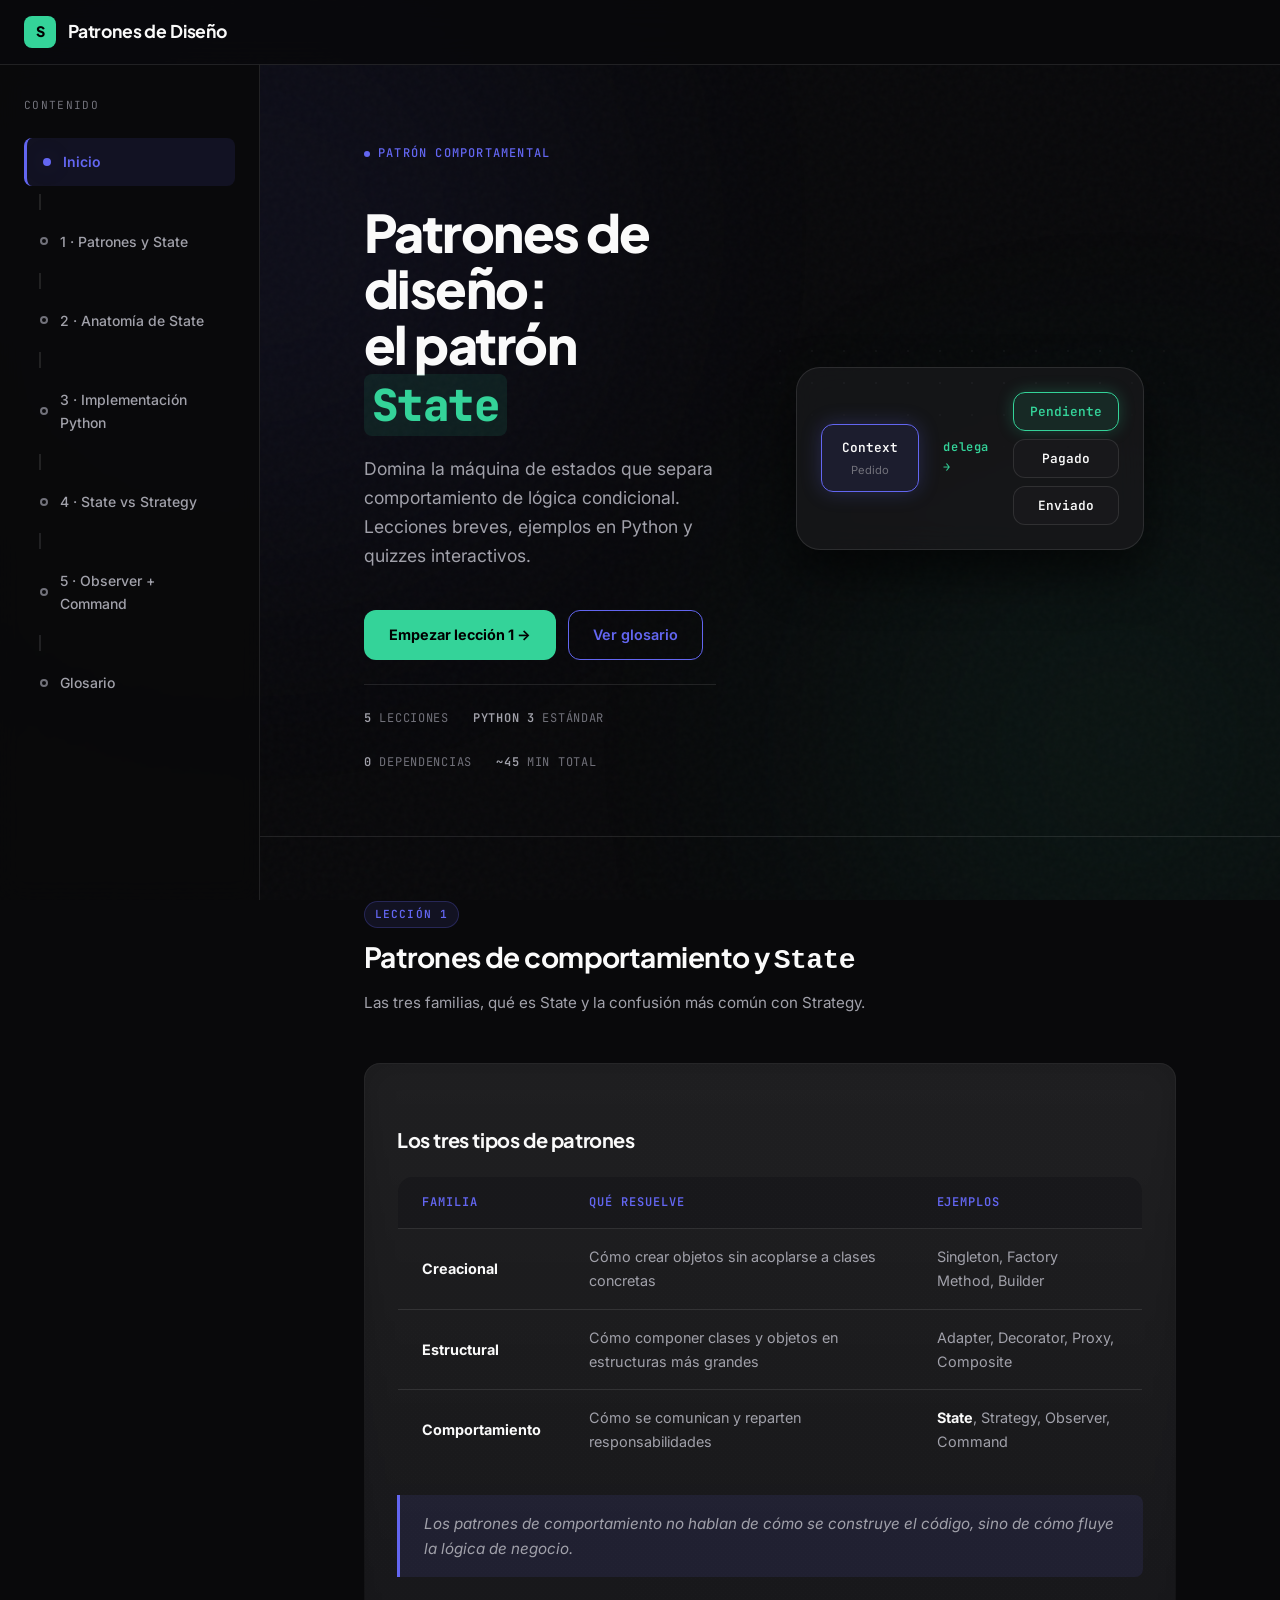
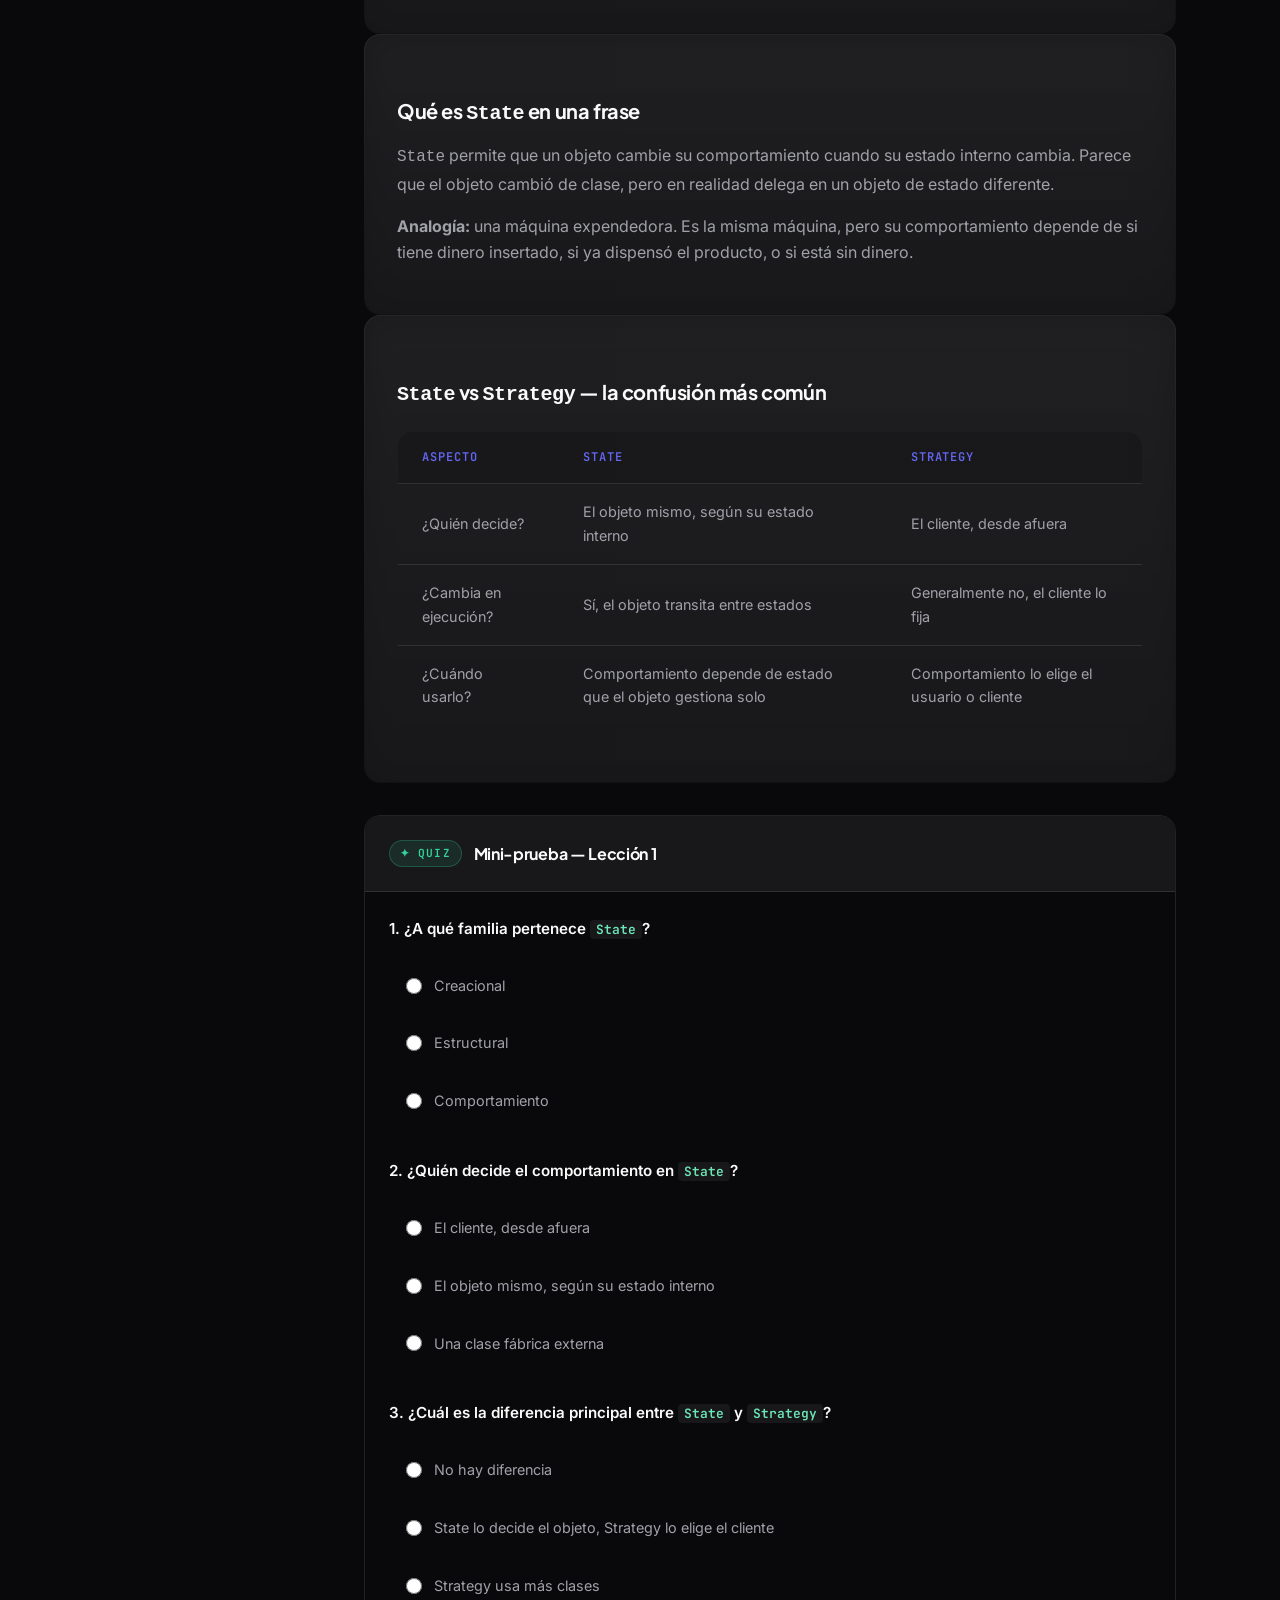
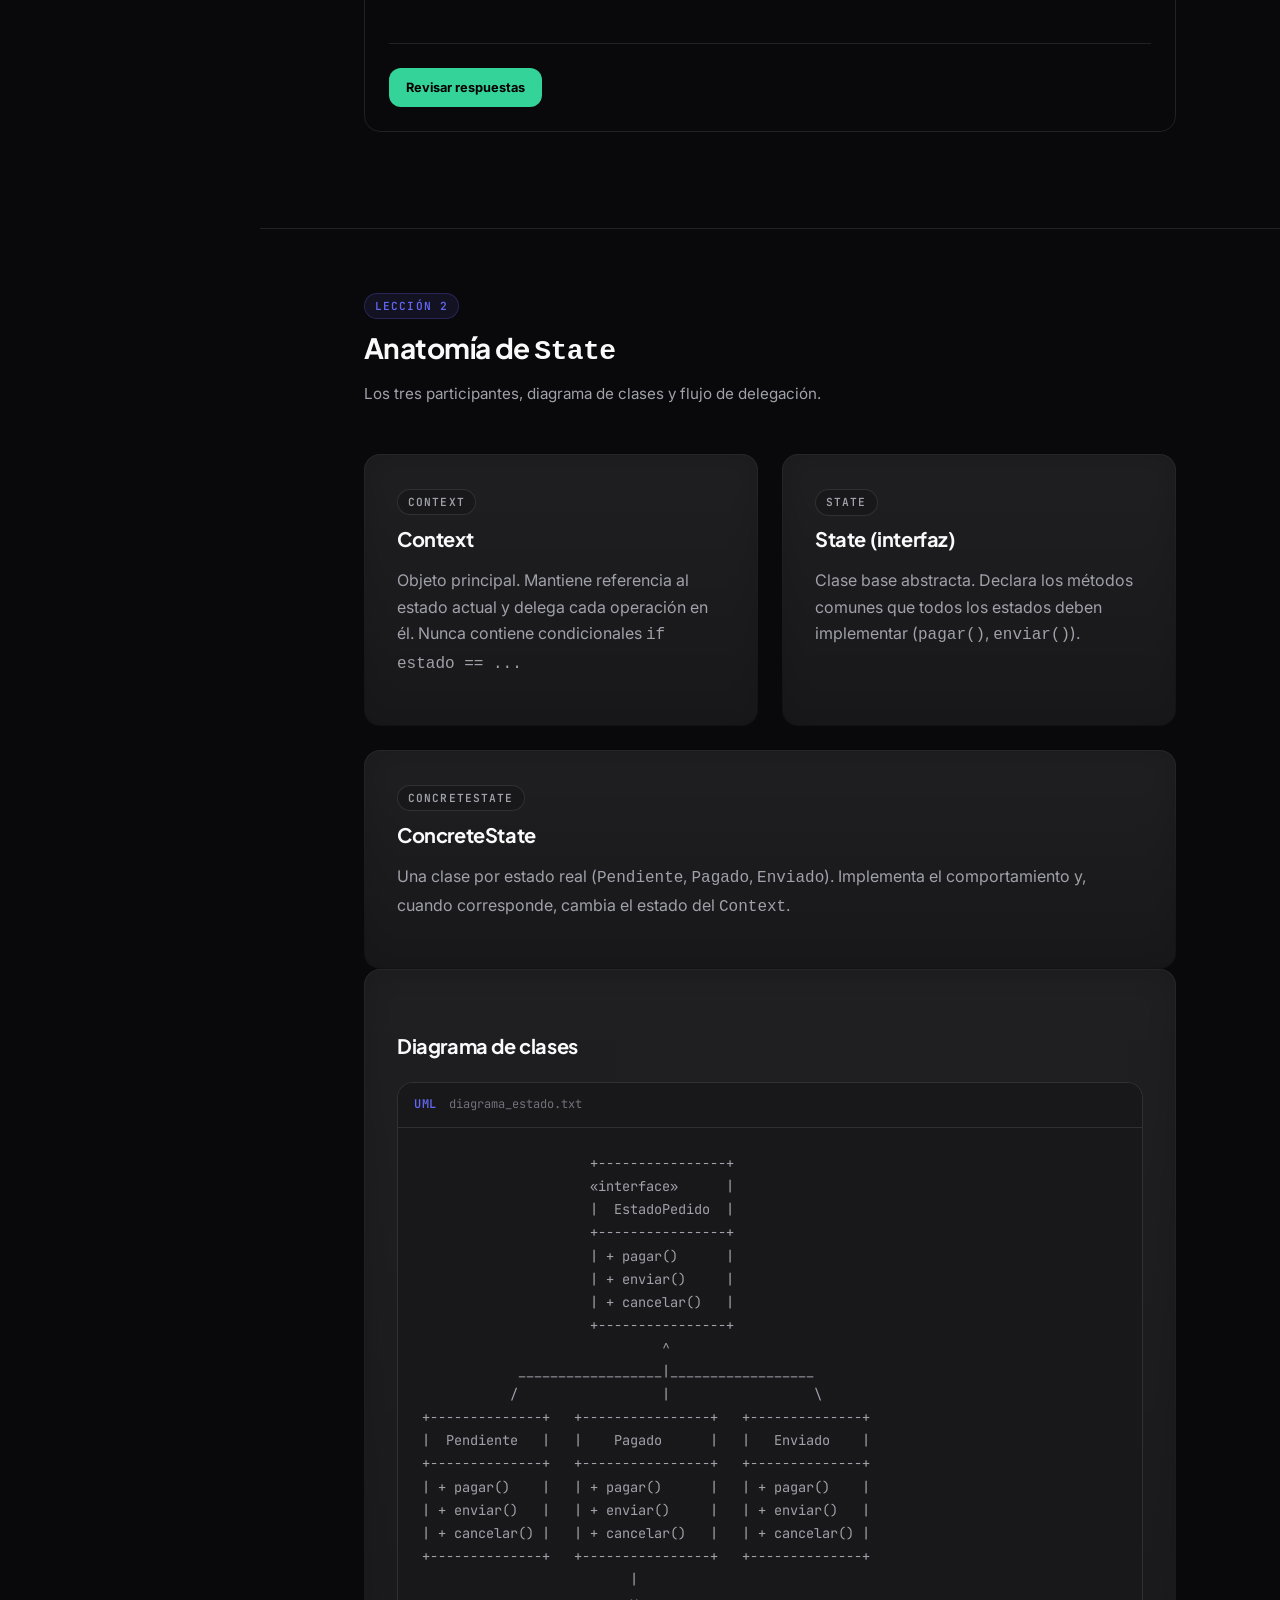
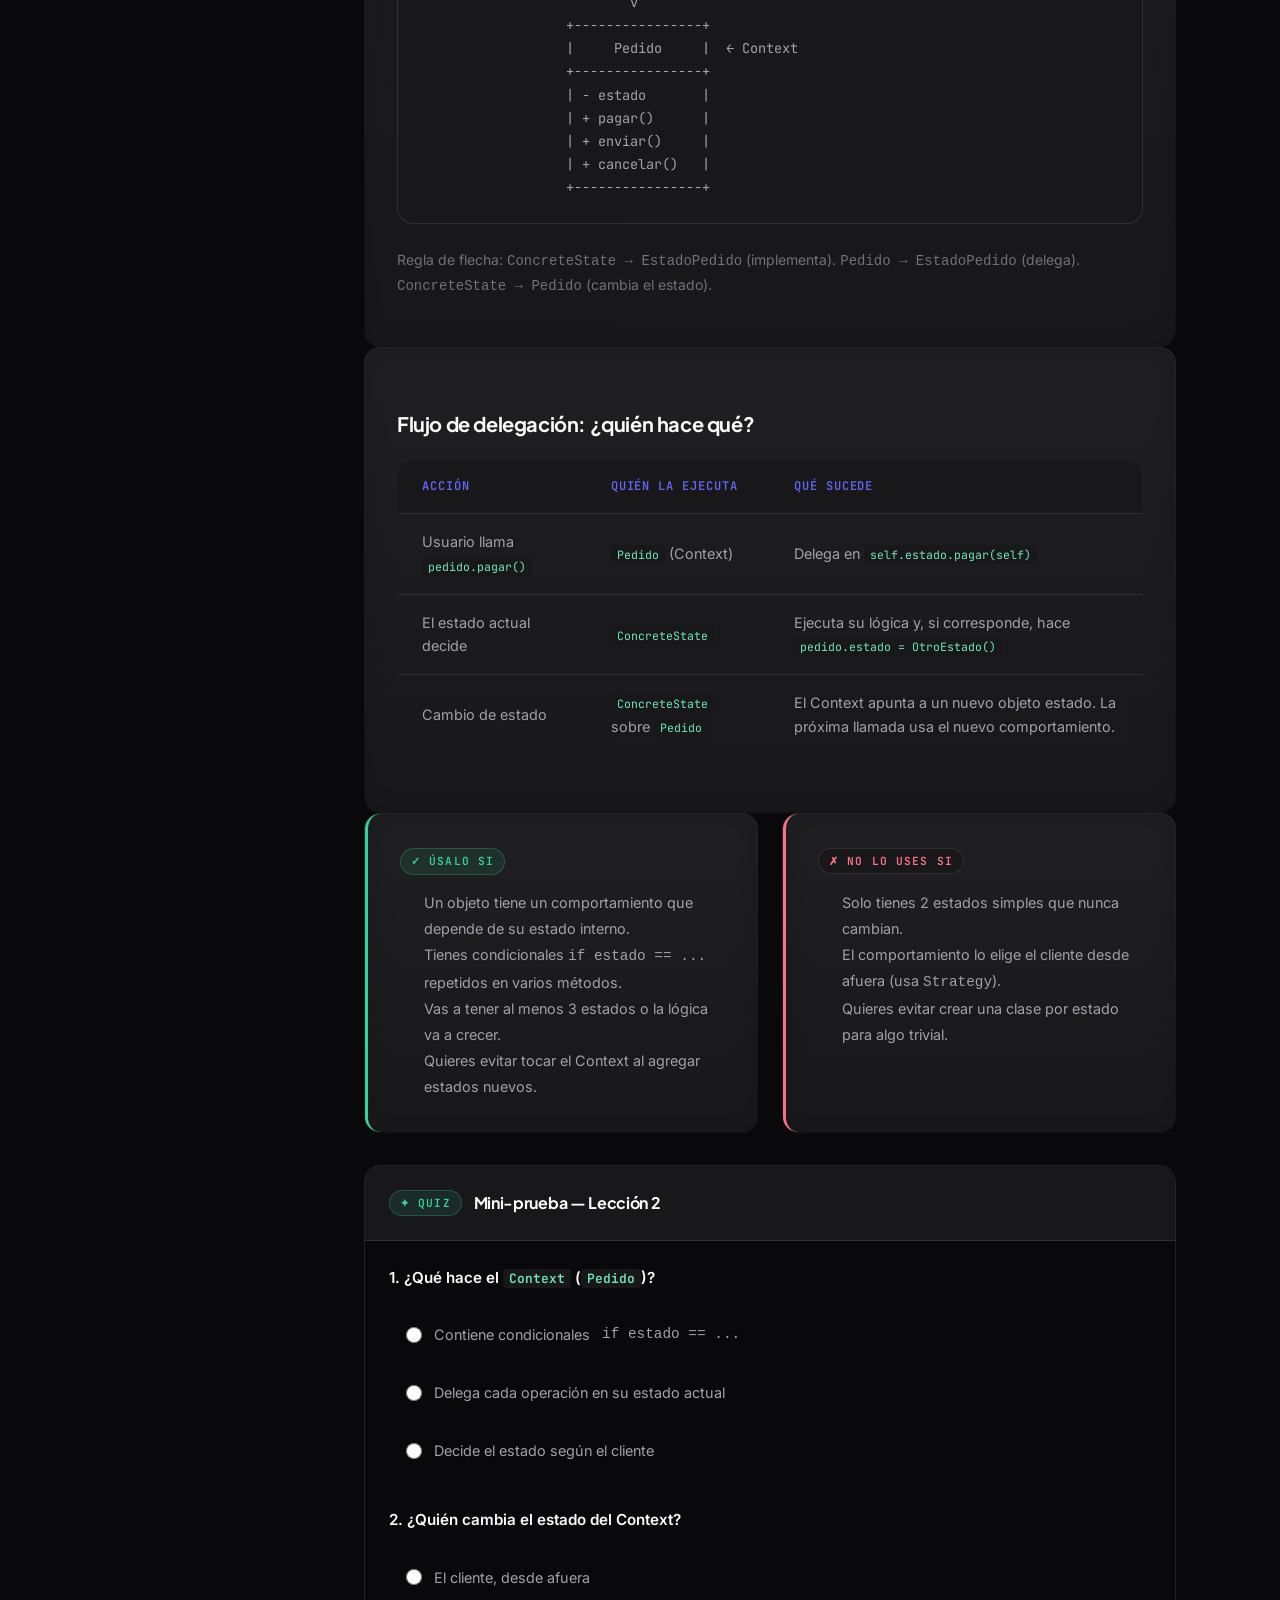
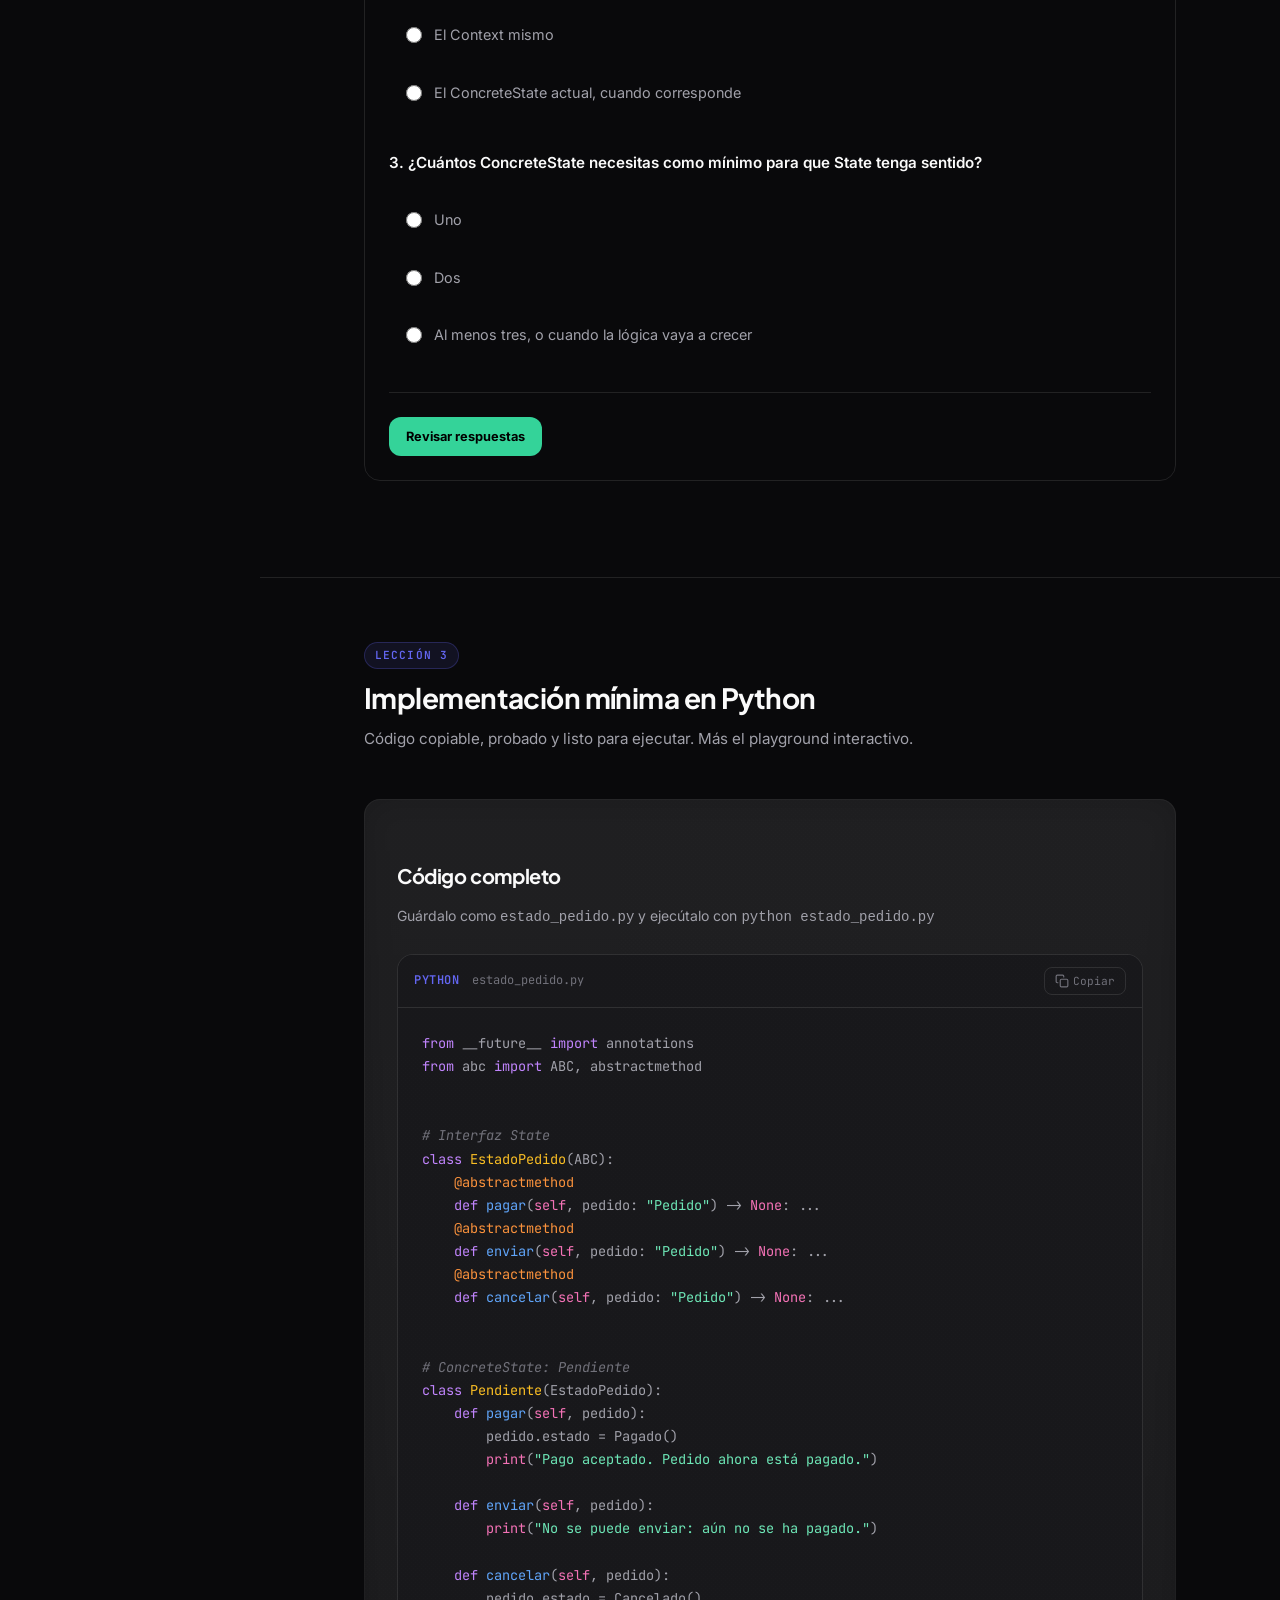
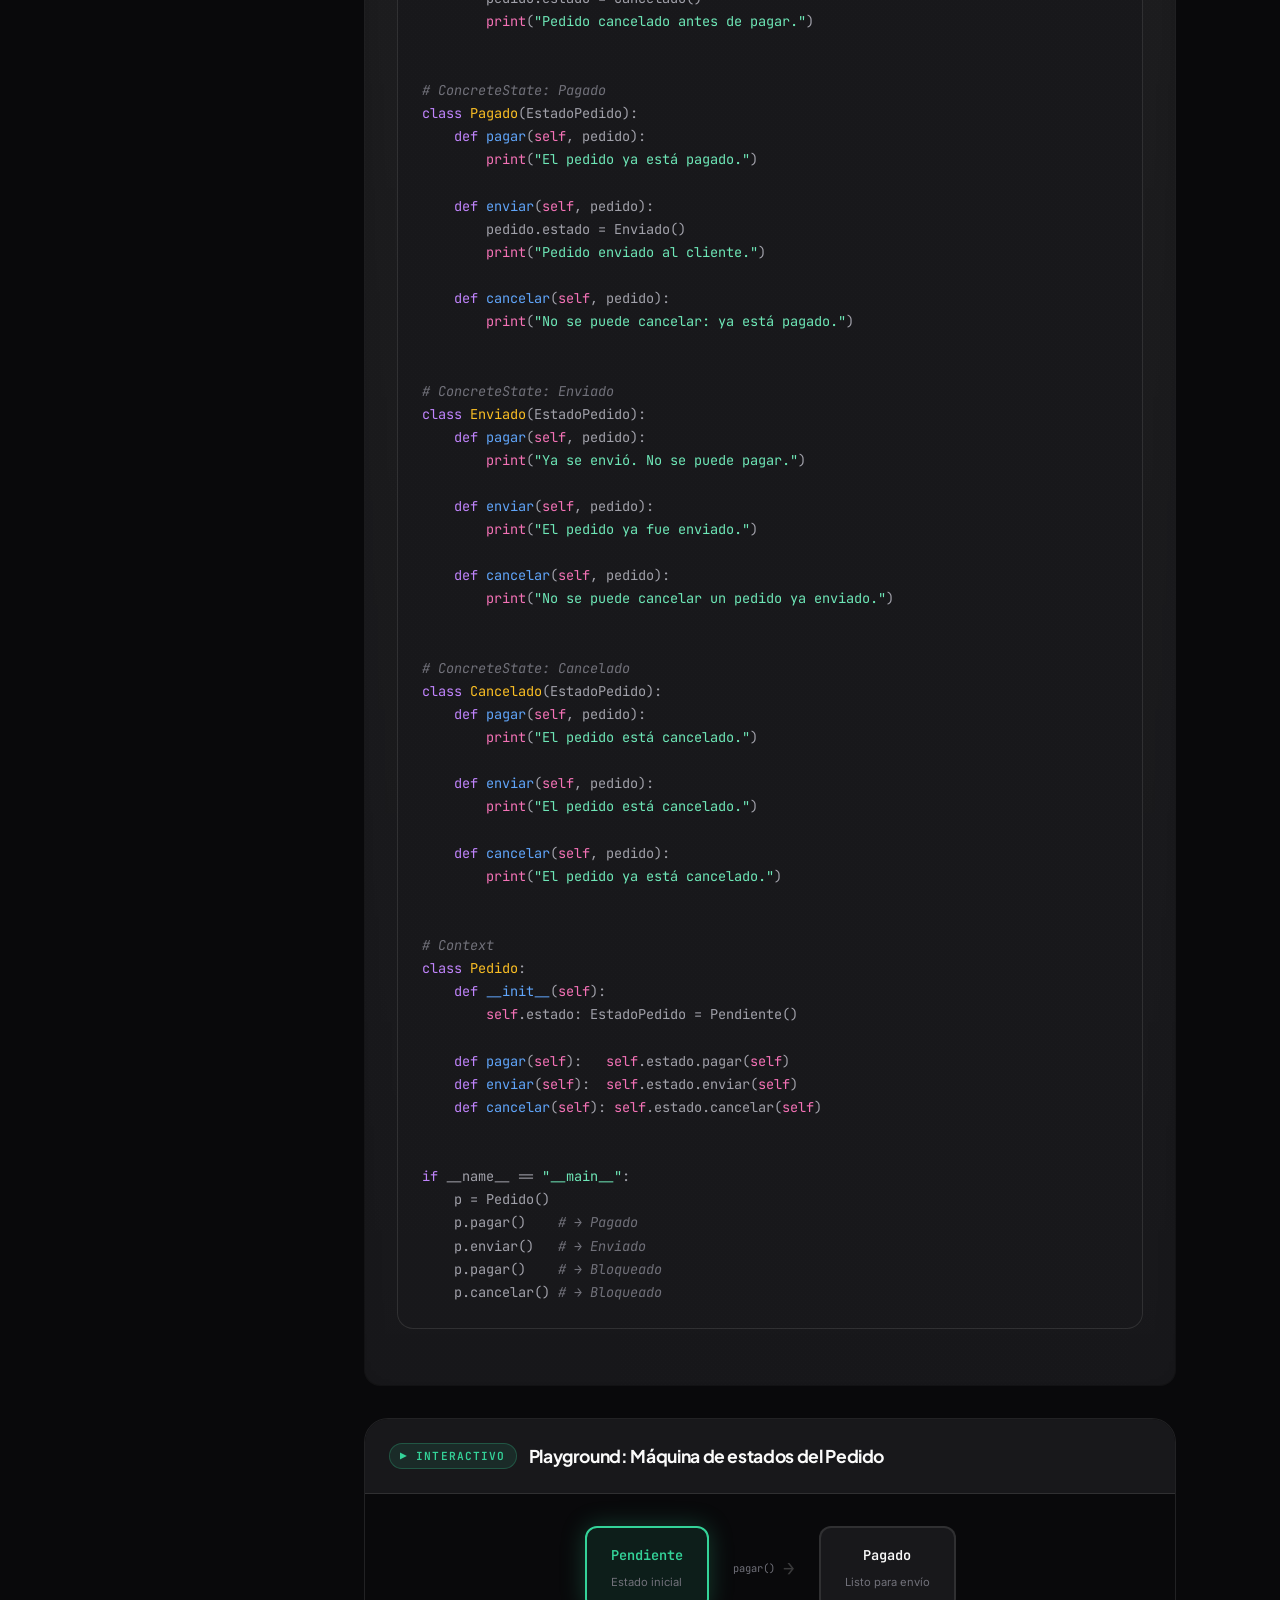
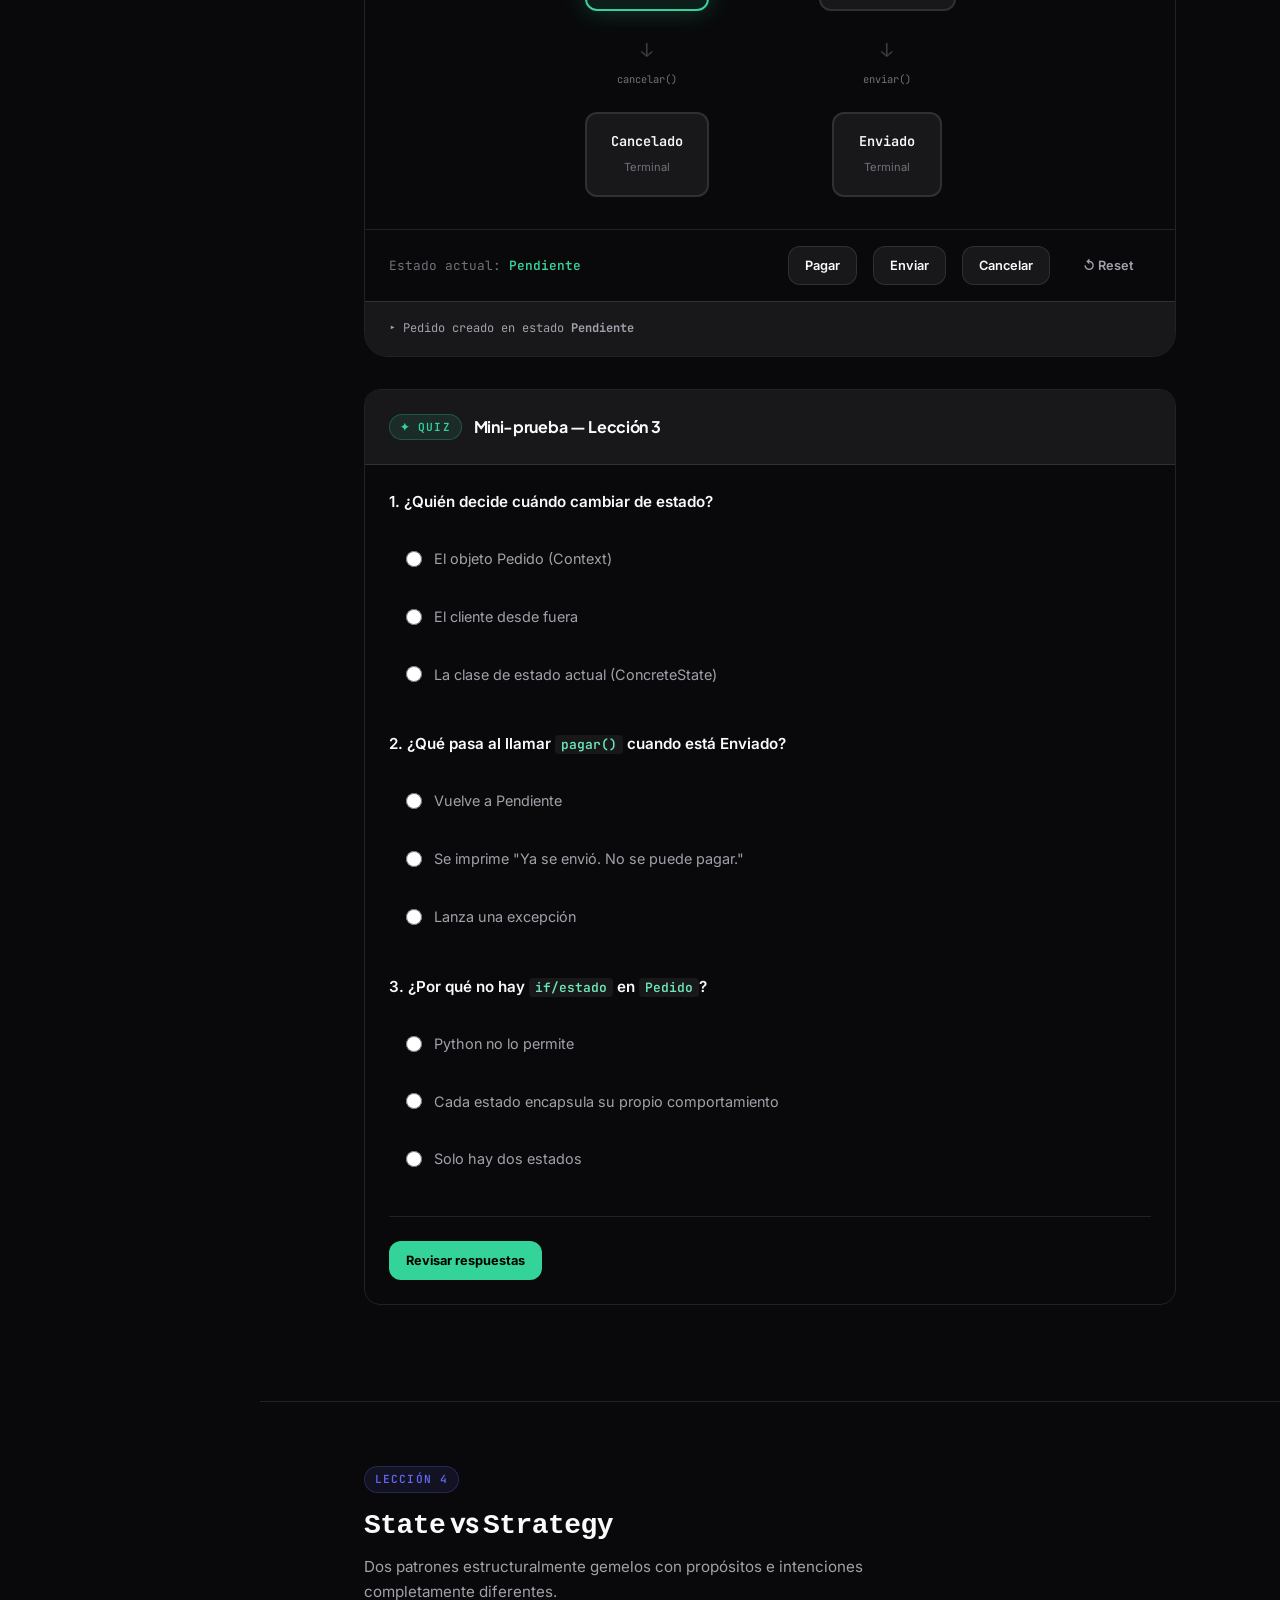
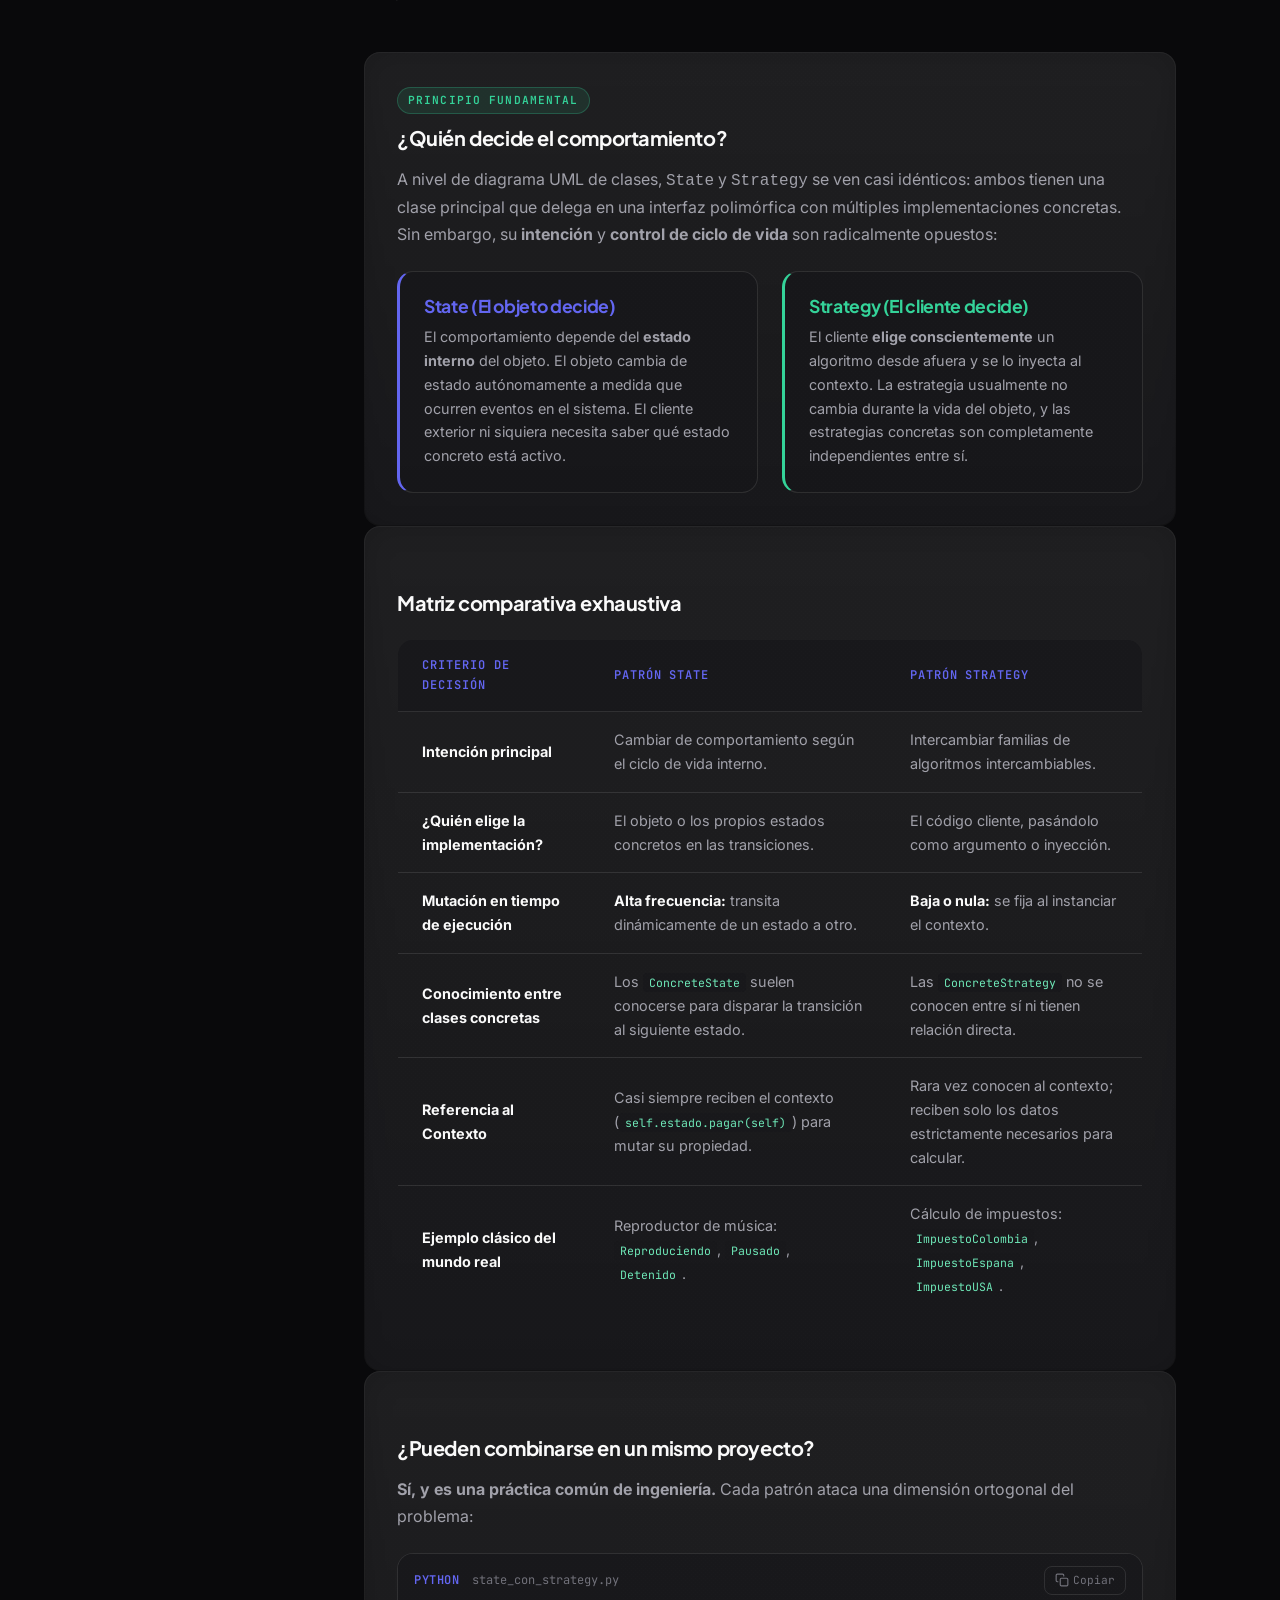
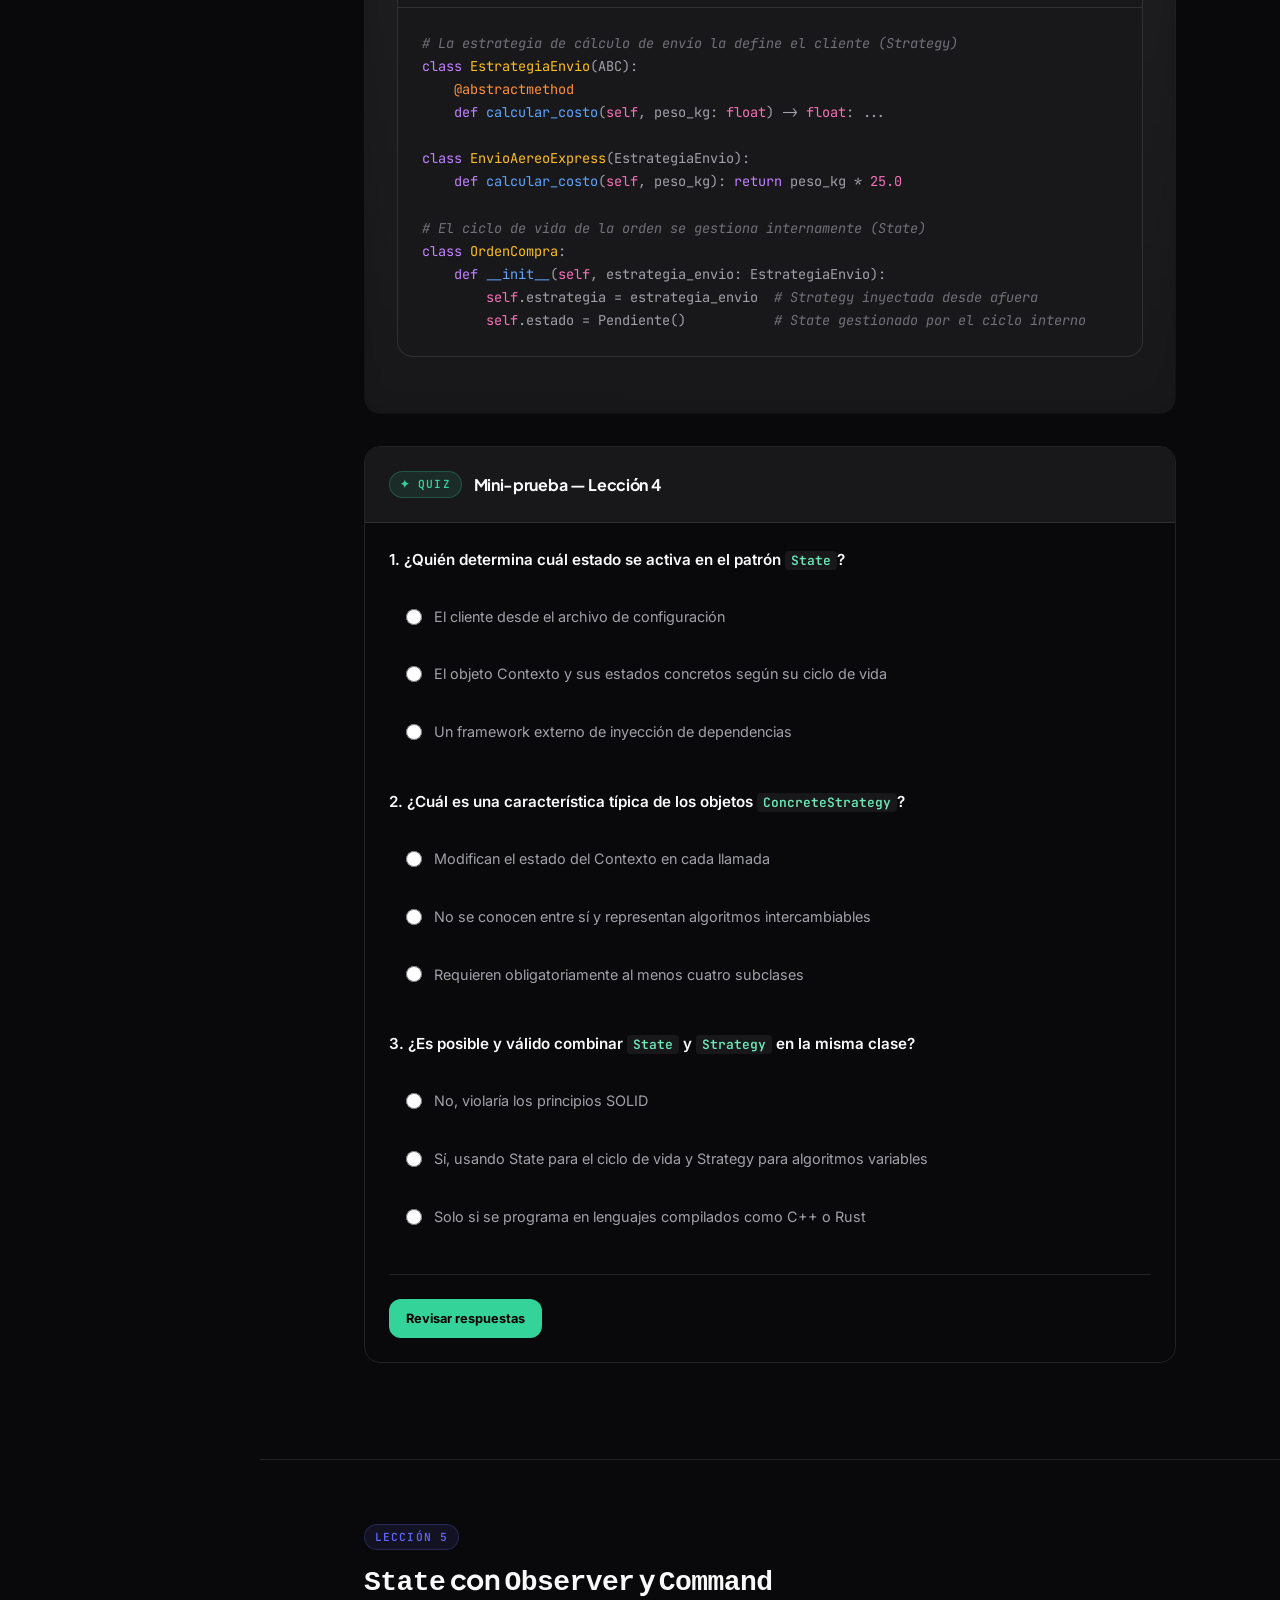
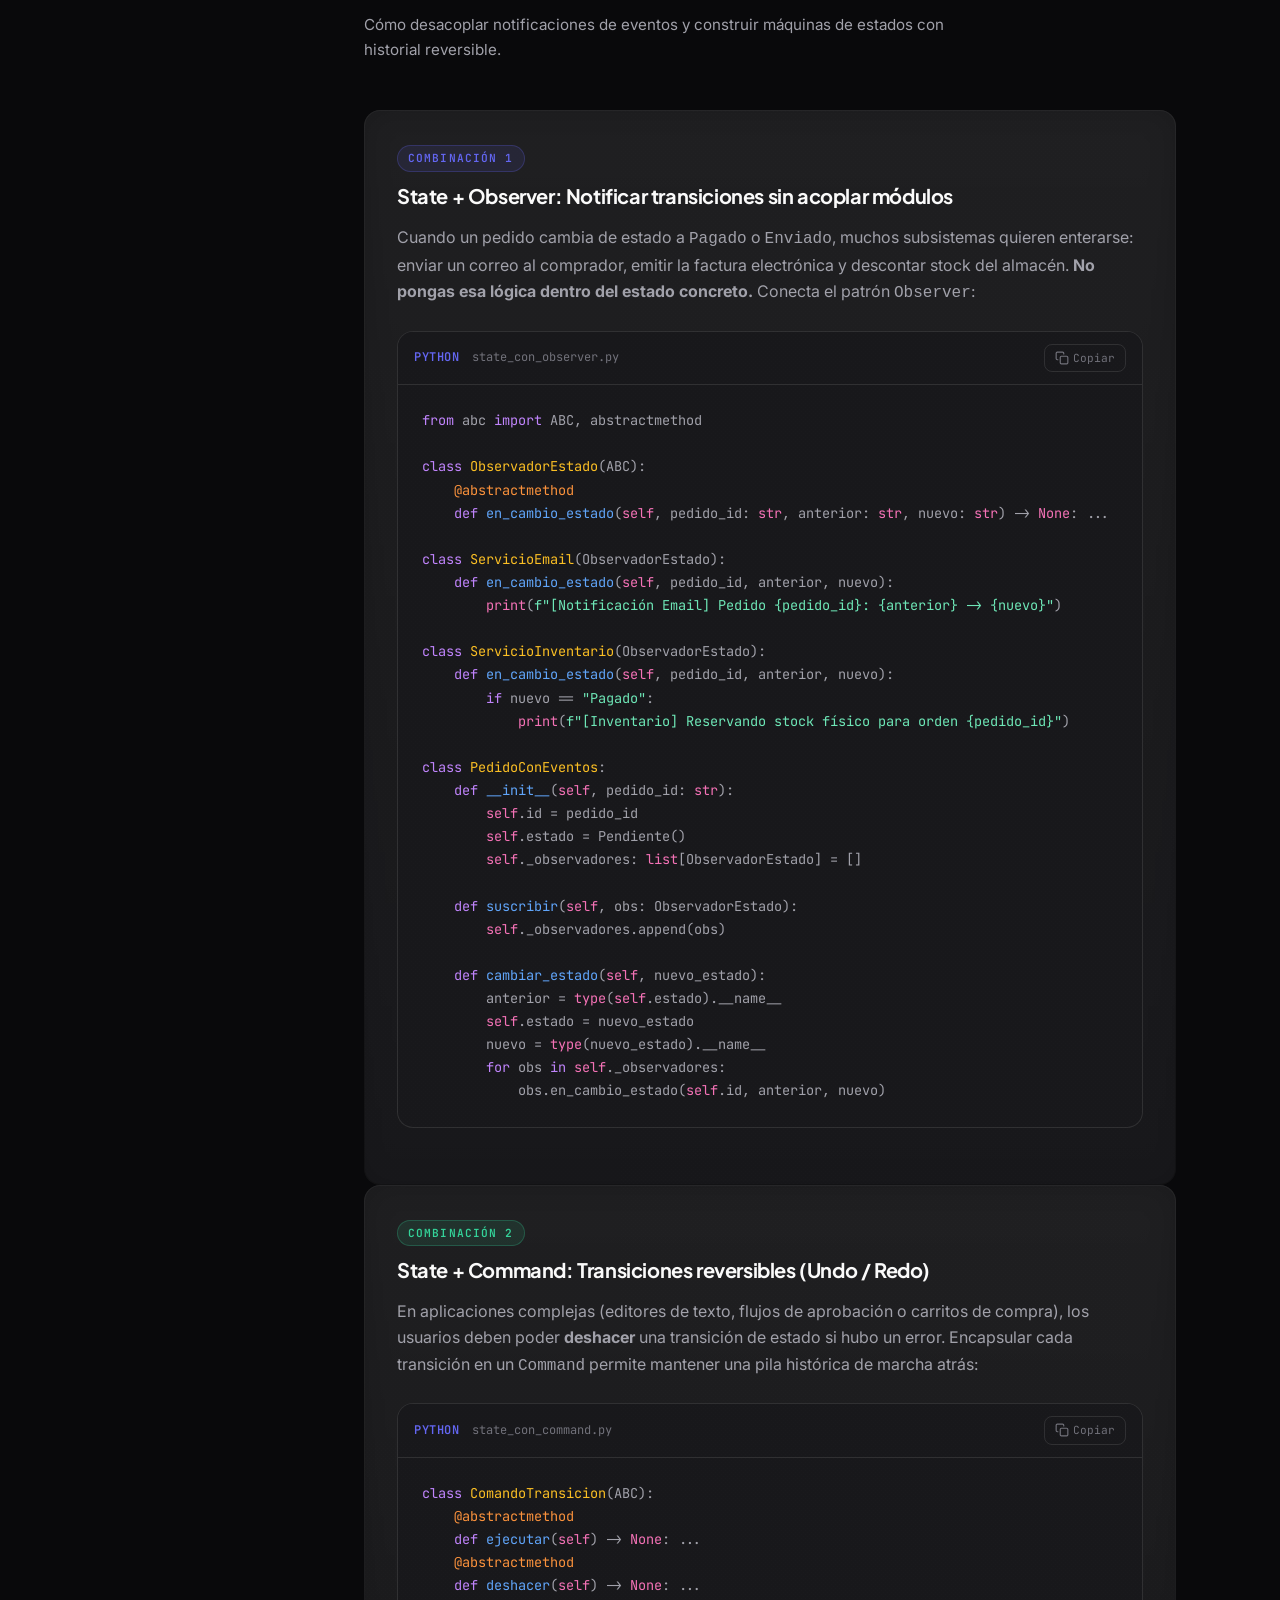
<file: index.html>
<!DOCTYPE html>
<html lang="es">
<head>
<meta charset="UTF-8">
<meta name="viewport" content="width=device-width, initial-scale=1.0">
<meta name="theme-color" content="#09090b">
<title>Patrones de Diseño — Estado (State) | Curso de Comportamiento</title>
<meta name="description" content="Curso educativo interactivo sobre patrones de diseño de comportamiento. Foco en el patrón State con ejemplos en Python, diagramas interactivos y quizzes.">

<!-- Tipografía: Plus Jakarta Sans (display) + Inter (body) + JetBrains Mono (code) -->
<link rel="preconnect" href="https://fonts.googleapis.com">
<link rel="preconnect" href="https://fonts.gstatic.com" crossorigin>
<link href="https://fonts.googleapis.com/css2?family=Inter:wght@400;500;600;700&family=JetBrains+Mono:wght@400;500;600&family=Plus+Jakarta+Sans:wght@500;600;700;800&display=swap" rel="stylesheet">

<link rel="stylesheet" href="assets/style.css">
</head>
<body>

<!-- ============================================================
     CAPA ATMOSFÉRICA — Orbes + Ruido
     ============================================================ -->
<div class="atmosphere" aria-hidden="true">
  <div class="orb orb-1"></div>
  <div class="orb orb-2"></div>
</div>
<div class="noise" aria-hidden="true"></div>

<!-- Skip link -->
<a href="#main" class="sr-only">Saltar al contenido principal</a>

<!-- ============================================================
     HEADER
     ============================================================ -->
<header class="site-header">
  <div class="header-inner">
    <a href="#hero" class="header-brand" aria-label="Ir al inicio">
      <div class="brand-mark">S</div>
      <span>Patrones de Diseño</span>
    </a>
    <div class="header-actions">
      <button class="menu-toggle" id="menu-toggle" aria-label="Abrir menú de navegación" aria-expanded="false">
        <svg width="20" height="20" viewBox="0 0 24 24" fill="none" stroke="currentColor" stroke-width="2" stroke-linecap="round"><path d="M3 12h18M3 6h18M3 18h18"/></svg>
      </button>
    </div>
  </div>
</header>

<!-- ============================================================
     SIDEBAR (Desktop)
     ============================================================ -->
<nav class="sidebar" aria-label="Navegación de lecciones">
  <span class="sidebar-title">Contenido</span>

  <a href="#hero" class="sidebar-link active" data-target="hero">
    <span class="sidebar-dot"></span>
    Inicio
  </a>
  <div class="sidebar-progress-line"></div>
  <a href="#lesson-1" class="sidebar-link" data-target="lesson-1">
    <span class="sidebar-dot"></span>
    1 · Patrones y State
  </a>
  <div class="sidebar-progress-line"></div>
  <a href="#lesson-2" class="sidebar-link" data-target="lesson-2">
    <span class="sidebar-dot"></span>
    2 · Anatomía de State
  </a>
  <div class="sidebar-progress-line"></div>
  <a href="#lesson-3" class="sidebar-link" data-target="lesson-3">
    <span class="sidebar-dot"></span>
    3 · Implementación Python
  </a>
  <div class="sidebar-progress-line"></div>
  <a href="#lesson-4" class="sidebar-link" data-target="lesson-4">
    <span class="sidebar-dot"></span>
    4 · State vs Strategy
  </a>
  <div class="sidebar-progress-line"></div>
  <a href="#lesson-5" class="sidebar-link" data-target="lesson-5">
    <span class="sidebar-dot"></span>
    5 · Observer + Command
  </a>
  <div class="sidebar-progress-line"></div>
  <a href="#glosario" class="sidebar-link" data-target="glosario">
    <span class="sidebar-dot"></span>
    Glosario
  </a>
</nav>

<!-- ============================================================
     MOBILE DRAWER
     ============================================================ -->
<div class="mobile-drawer" id="mobile-drawer">
  <div class="drawer-overlay" id="drawer-overlay"></div>
  <div class="drawer-panel">
    <div class="drawer-header">
      <span class="header-brand" style="font-size:1rem;">
        <div class="brand-mark" style="width:28px;height:28px;font-size:0.8rem;">S</div>
        Navegación
      </span>
      <button class="drawer-close" id="drawer-close" aria-label="Cerrar menú">
        <svg width="18" height="18" viewBox="0 0 24 24" fill="none" stroke="currentColor" stroke-width="2" stroke-linecap="round"><path d="M18 6L6 18M6 6l12 12"/></svg>
      </button>
    </div>
    <a href="#hero" class="drawer-link active" data-target="hero">Inicio</a>
    <a href="#lesson-1" class="drawer-link" data-target="lesson-1">1 · Patrones y State</a>
    <a href="#lesson-2" class="drawer-link" data-target="lesson-2">2 · Anatomía de State</a>
    <a href="#lesson-3" class="drawer-link" data-target="lesson-3">3 · Implementación Python</a>
    <a href="#lesson-4" class="drawer-link" data-target="lesson-4">4 · State vs Strategy</a>
    <a href="#lesson-5" class="drawer-link" data-target="lesson-5">5 · Observer + Command</a>
    <a href="#glosario" class="drawer-link" data-target="glosario">Glosario</a>
  </div>
</div>

<!-- ============================================================
     MAIN
     ============================================================ -->
<main class="main-content" id="main">

<!-- ==================== HERO ==================== -->
<section class="hero section" id="hero">
  <div class="container">
    <div class="hero-layout">
      <div class="hero-content">
        <p class="hero-eyebrow">
          <span class="hero-eyebrow-dot"></span>
          Patrón comportamental
        </p>
        <h1>Patrones de diseño:<br>el patrón <code>State</code></h1>
        <p class="hero-description">
          Domina la máquina de estados que separa comportamiento de lógica condicional. Lecciones breves, ejemplos en Python y quizzes interactivos.
        </p>
        <div class="hero-cta">
          <a href="#lesson-1" class="btn btn-primary">Empezar lección 1 →</a>
          <a href="#glosario" class="btn btn-outline">Ver glosario</a>
        </div>
        <div class="hero-stats">
          <span class="hero-stat"><strong>5</strong> Lecciones</span>
          <span class="hero-stat"><strong>Python 3</strong> Estándar</span>
          <span class="hero-stat"><strong>0</strong> Dependencias</span>
          <span class="hero-stat"><strong>~45</strong> min total</span>
        </div>
      </div>
      <div class="hero-visual" aria-hidden="true">
        <div class="dot-grid"></div>
        <div class="hero-diagram">
          <div class="hd-node hd-context">
            <span class="hd-label">Context</span>
            <span class="hd-sub">Pedido</span>
          </div>
          <div class="hd-arrow">delega →</div>
          <div class="hd-states">
            <div class="hd-node hd-state hd-active">
              <span class="hd-label">Pendiente</span>
            </div>
            <div class="hd-node hd-state">
              <span class="hd-label">Pagado</span>
            </div>
            <div class="hd-node hd-state">
              <span class="hd-label">Enviado</span>
            </div>
          </div>
        </div>
      </div>
    </div>
  </div>
</section>

<!-- ==================== LECCIÓN 1 ==================== -->
<section class="section" id="lesson-1">
  <div class="container">

    <div class="section-header reveal">
      <p class="section-eyebrow"><span class="badge badge-primary">Lección 1</span></p>
      <h2 class="section-title">Patrones de comportamiento y <code>State</code></h2>
      <p class="section-description">Las tres familias, qué es State y la confusión más común con Strategy.</p>
    </div>

    <!-- 1.1 Las tres familias -->
    <div class="card reveal" style="--stagger:80ms">
      <div class="card-inner">
        <h3>Los tres tipos de patrones</h3>
        <table>
          <thead>
            <tr><th>Familia</th><th>Qué resuelve</th><th>Ejemplos</th></tr>
          </thead>
          <tbody>
            <tr><td><strong>Creacional</strong></td><td>Cómo crear objetos sin acoplarse a clases concretas</td><td>Singleton, Factory Method, Builder</td></tr>
            <tr><td><strong>Estructural</strong></td><td>Cómo componer clases y objetos en estructuras más grandes</td><td>Adapter, Decorator, Proxy, Composite</td></tr>
            <tr><td><strong>Comportamiento</strong></td><td>Cómo se comunican y reparten responsabilidades</td><td><strong>State</strong>, Strategy, Observer, Command</td></tr>
          </tbody>
        </table>
        <blockquote>Los patrones de comportamiento no hablan de cómo se <em>construye</em> el código, sino de cómo <em>fluye la lógica de negocio</em>.</blockquote>
      </div>
    </div>

    <!-- 1.2 Qué es State -->
    <div class="card reveal" style="--stagger:160ms">
      <div class="card-inner">
        <h3>Qué es <code>State</code> en una frase</h3>
        <p><code>State</code> permite que un objeto cambie su comportamiento cuando su estado interno cambia. Parece que el objeto cambió de clase, pero en realidad delega en un objeto de estado diferente.</p>
        <p><strong>Analogía:</strong> una máquina expendedora. Es la misma máquina, pero su comportamiento depende de si tiene dinero insertado, si ya dispensó el producto, o si está sin dinero.</p>
      </div>
    </div>

    <!-- 1.3 State vs Strategy -->
    <div class="card reveal" style="--stagger:240ms">
      <div class="card-inner">
        <h3><code>State</code> vs <code>Strategy</code> — la confusión más común</h3>
        <table>
          <thead><tr><th>Aspecto</th><th>State</th><th>Strategy</th></tr></thead>
          <tbody>
            <tr><td>¿Quién decide?</td><td>El objeto mismo, según su estado interno</td><td>El cliente, desde afuera</td></tr>
            <tr><td>¿Cambia en ejecución?</td><td>Sí, el objeto transita entre estados</td><td>Generalmente no, el cliente lo fija</td></tr>
            <tr><td>¿Cuándo usarlo?</td><td>Comportamiento depende de estado que el objeto gestiona solo</td><td>Comportamiento lo elige el usuario o cliente</td></tr>
          </tbody>
        </table>
      </div>
    </div>

    <!-- Quiz 1 -->
    <div class="quiz reveal" style="--stagger:320ms">
      <div class="quiz-header">
        <span class="badge badge-accent">✦ Quiz</span>
        <h3 style="margin:0;font-size:1rem;">Mini-prueba — Lección 1</h3>
      </div>
      <div class="quiz-body">
        <form id="quiz-1">
          <fieldset>
            <legend>1. ¿A qué familia pertenece <code>State</code>?</legend>
            <label class="quiz-option"><input type="radio" name="q1" value="a"> Creacional</label>
            <label class="quiz-option"><input type="radio" name="q1" value="b"> Estructural</label>
            <label class="quiz-option"><input type="radio" name="q1" value="c"> Comportamiento</label>
          </fieldset>
          <fieldset>
            <legend>2. ¿Quién decide el comportamiento en <code>State</code>?</legend>
            <label class="quiz-option"><input type="radio" name="q2" value="a"> El cliente, desde afuera</label>
            <label class="quiz-option"><input type="radio" name="q2" value="b"> El objeto mismo, según su estado interno</label>
            <label class="quiz-option"><input type="radio" name="q2" value="c"> Una clase fábrica externa</label>
          </fieldset>
          <fieldset>
            <legend>3. ¿Cuál es la diferencia principal entre <code>State</code> y <code>Strategy</code>?</legend>
            <label class="quiz-option"><input type="radio" name="q3" value="a"> No hay diferencia</label>
            <label class="quiz-option"><input type="radio" name="q3" value="b"> State lo decide el objeto, Strategy lo elige el cliente</label>
            <label class="quiz-option"><input type="radio" name="q3" value="c"> Strategy usa más clases</label>
          </fieldset>
          <div class="quiz-actions">
            <button type="button" class="btn btn-primary btn-sm" onclick="checkQuiz('quiz-1',{q1:'c',q2:'b',q3:'b'})">Revisar respuestas</button>
          </div>
        </form>
        <div id="feedback-1" class="quiz-feedback"></div>
      </div>
    </div>

  </div>
</section>

<!-- ==================== LECCIÓN 2 ==================== -->
<section class="section" id="lesson-2">
  <div class="container">

    <div class="section-header reveal">
      <p class="section-eyebrow"><span class="badge badge-primary">Lección 2</span></p>
      <h2 class="section-title">Anatomía de <code>State</code></h2>
      <p class="section-description">Los tres participantes, diagrama de clases y flujo de delegación.</p>
    </div>

    <!-- 2.1 Los tres participantes -->
    <div class="bento reveal" style="--stagger:80ms">
      <div class="card">
        <div class="card-inner">
          <span class="badge">Context</span>
          <h3 style="margin-top:var(--sp-3)">Context</h3>
          <p>Objeto principal. Mantiene referencia al estado actual y delega cada operación en él. Nunca contiene condicionales <code>if estado == ...</code></p>
        </div>
      </div>
      <div class="card">
        <div class="card-inner">
          <span class="badge">State</span>
          <h3 style="margin-top:var(--sp-3)">State (interfaz)</h3>
          <p>Clase base abstracta. Declara los métodos comunes que todos los estados deben implementar (<code>pagar()</code>, <code>enviar()</code>).</p>
        </div>
      </div>
      <div class="card bento-wide">
        <div class="card-inner">
          <span class="badge">ConcreteState</span>
          <h3 style="margin-top:var(--sp-3)">ConcreteState</h3>
          <p>Una clase por estado real (<code>Pendiente</code>, <code>Pagado</code>, <code>Enviado</code>). Implementa el comportamiento y, cuando corresponde, cambia el estado del <code>Context</code>.</p>
        </div>
      </div>
    </div>

    <!-- 2.2 Diagrama -->
    <div class="card reveal" style="--stagger:160ms">
      <div class="card-inner">
        <h3>Diagrama de clases</h3>
        <div class="code-block">
          <div class="code-header">
            <span class="code-lang">UML</span>
            <span class="code-filename">diagrama_estado.txt</span>
          </div>
          <pre><code>                     +----------------+
                     «interface»      |
                     |  EstadoPedido  |
                     +----------------+
                     | + pagar()      |
                     | + enviar()     |
                     | + cancelar()   |
                     +----------------+
                              ^
            __________________|__________________
           /                  |                  \
+--------------+   +----------------+   +--------------+
|  Pendiente   |   |    Pagado      |   |   Enviado    |
+--------------+   +----------------+   +--------------+
| + pagar()    |   | + pagar()      |   | + pagar()    |
| + enviar()   |   | + enviar()     |   | + enviar()   |
| + cancelar() |   | + cancelar()   |   | + cancelar() |
+--------------+   +----------------+   +--------------+
                          |
                          v
                  +----------------+
                  |     Pedido     |  ← Context
                  +----------------+
                  | - estado       |
                  | + pagar()      |
                  | + enviar()     |
                  | + cancelar()   |
                  +----------------+</code></pre>
        </div>
        <p class="text-small text-dim">Regla de flecha: <code>ConcreteState → EstadoPedido</code> (implementa). <code>Pedido → EstadoPedido</code> (delega). <code>ConcreteState → Pedido</code> (cambia el estado).</p>
      </div>
    </div>

    <!-- 2.3 Flujo de delegación -->
    <div class="card reveal" style="--stagger:240ms">
      <div class="card-inner">
        <h3>Flujo de delegación: ¿quién hace qué?</h3>
        <table>
          <thead><tr><th>Acción</th><th>Quién la ejecuta</th><th>Qué sucede</th></tr></thead>
          <tbody>
            <tr><td>Usuario llama <code>pedido.pagar()</code></td><td><code>Pedido</code> (Context)</td><td>Delega en <code>self.estado.pagar(self)</code></td></tr>
            <tr><td>El estado actual decide</td><td><code>ConcreteState</code></td><td>Ejecuta su lógica y, si corresponde, hace <code>pedido.estado = OtroEstado()</code></td></tr>
            <tr><td>Cambio de estado</td><td><code>ConcreteState</code> sobre <code>Pedido</code></td><td>El Context apunta a un nuevo objeto estado. La próxima llamada usa el nuevo comportamiento.</td></tr>
          </tbody>
        </table>
      </div>
    </div>

    <!-- 2.4 Cuándo usar -->
    <div class="bento reveal" style="--stagger:320ms">
      <div class="card">
        <div class="card-inner" style="border-left:3px solid var(--c-accent)">
          <span class="badge badge-accent">✓ Úsalo si</span>
          <ul style="margin-top:var(--sp-4);padding-left:var(--sp-6);color:var(--c-text-secondary);font-size:0.9rem;line-height:1.8">
            <li>Un objeto tiene un comportamiento que depende de su estado interno.</li>
            <li>Tienes condicionales <code>if estado == ...</code> repetidos en varios métodos.</li>
            <li>Vas a tener al menos 3 estados o la lógica va a crecer.</li>
            <li>Quieres evitar tocar el Context al agregar estados nuevos.</li>
          </ul>
        </div>
      </div>
      <div class="card">
        <div class="card-inner" style="border-left:3px solid var(--c-error)">
          <span class="badge" style="color:var(--c-error)">✗ No lo uses si</span>
          <ul style="margin-top:var(--sp-4);padding-left:var(--sp-6);color:var(--c-text-secondary);font-size:0.9rem;line-height:1.8">
            <li>Solo tienes 2 estados simples que nunca cambian.</li>
            <li>El comportamiento lo elige el cliente desde afuera (usa <code>Strategy</code>).</li>
            <li>Quieres evitar crear una clase por estado para algo trivial.</li>
          </ul>
        </div>
      </div>
    </div>

    <!-- Quiz 2 -->
    <div class="quiz reveal" style="--stagger:400ms">
      <div class="quiz-header">
        <span class="badge badge-accent">✦ Quiz</span>
        <h3 style="margin:0;font-size:1rem;">Mini-prueba — Lección 2</h3>
      </div>
      <div class="quiz-body">
        <form id="quiz-2">
          <fieldset>
            <legend>1. ¿Qué hace el <code>Context</code> (<code>Pedido</code>)?</legend>
            <label class="quiz-option"><input type="radio" name="q1" value="a"> Contiene condicionales <code>if estado == ...</code></label>
            <label class="quiz-option"><input type="radio" name="q1" value="b"> Delega cada operación en su estado actual</label>
            <label class="quiz-option"><input type="radio" name="q1" value="c"> Decide el estado según el cliente</label>
          </fieldset>
          <fieldset>
            <legend>2. ¿Quién cambia el estado del Context?</legend>
            <label class="quiz-option"><input type="radio" name="q2" value="a"> El cliente, desde afuera</label>
            <label class="quiz-option"><input type="radio" name="q2" value="b"> El Context mismo</label>
            <label class="quiz-option"><input type="radio" name="q2" value="c"> El ConcreteState actual, cuando corresponde</label>
          </fieldset>
          <fieldset>
            <legend>3. ¿Cuántos ConcreteState necesitas como mínimo para que State tenga sentido?</legend>
            <label class="quiz-option"><input type="radio" name="q3" value="a"> Uno</label>
            <label class="quiz-option"><input type="radio" name="q3" value="b"> Dos</label>
            <label class="quiz-option"><input type="radio" name="q3" value="c"> Al menos tres, o cuando la lógica vaya a crecer</label>
          </fieldset>
          <div class="quiz-actions">
            <button type="button" class="btn btn-primary btn-sm" onclick="checkQuiz('quiz-2',{q1:'b',q2:'c',q3:'c'})">Revisar respuestas</button>
          </div>
        </form>
        <div id="feedback-2" class="quiz-feedback"></div>
      </div>
    </div>

  </div>
</section>

<!-- ==================== LECCIÓN 3 ==================== -->
<section class="section" id="lesson-3">
  <div class="container">

    <div class="section-header reveal">
      <p class="section-eyebrow"><span class="badge badge-primary">Lección 3</span></p>
      <h2 class="section-title">Implementación mínima en Python</h2>
      <p class="section-description">Código copiable, probado y listo para ejecutar. Más el playground interactivo.</p>
    </div>

    <!-- 3.1 Código completo -->
    <div class="card reveal" style="--stagger:80ms">
      <div class="card-inner">
        <h3>Código completo</h3>
        <p class="text-small">Guárdalo como <code>estado_pedido.py</code> y ejecútalo con <code>python estado_pedido.py</code></p>
        <div class="code-block">
          <div class="code-header">
            <span class="code-lang">Python</span>
            <span class="code-filename">estado_pedido.py</span>
            <button class="code-copy" onclick="copyCode(this)" aria-label="Copiar código">
              <svg width="14" height="14" viewBox="0 0 24 24" fill="none" stroke="currentColor" stroke-width="2" stroke-linecap="round"><rect x="9" y="9" width="13" height="13" rx="2"/><path d="M5 15H4a2 2 0 0 1-2-2V4a2 2 0 0 1 2-2h9a2 2 0 0 1 2 2v1"/></svg>
              Copiar
            </button>
          </div>
          <pre><code><span class="hl-kw">from</span> __future__ <span class="hl-kw">import</span> annotations
<span class="hl-kw">from</span> abc <span class="hl-kw">import</span> ABC, abstractmethod


<span class="hl-cm"># Interfaz State</span>
<span class="hl-kw">class</span> <span class="hl-cls">EstadoPedido</span>(ABC):
    <span class="hl-dc">@abstractmethod</span>
    <span class="hl-kw">def</span> <span class="hl-fn">pagar</span>(<span class="hl-bi">self</span>, pedido: <span class="hl-str">"Pedido"</span>) -> <span class="hl-bi">None</span>: ...
    <span class="hl-dc">@abstractmethod</span>
    <span class="hl-kw">def</span> <span class="hl-fn">enviar</span>(<span class="hl-bi">self</span>, pedido: <span class="hl-str">"Pedido"</span>) -> <span class="hl-bi">None</span>: ...
    <span class="hl-dc">@abstractmethod</span>
    <span class="hl-kw">def</span> <span class="hl-fn">cancelar</span>(<span class="hl-bi">self</span>, pedido: <span class="hl-str">"Pedido"</span>) -> <span class="hl-bi">None</span>: ...


<span class="hl-cm"># ConcreteState: Pendiente</span>
<span class="hl-kw">class</span> <span class="hl-cls">Pendiente</span>(EstadoPedido):
    <span class="hl-kw">def</span> <span class="hl-fn">pagar</span>(<span class="hl-bi">self</span>, pedido):
        pedido.estado = Pagado()
        <span class="hl-bi">print</span>(<span class="hl-str">"Pago aceptado. Pedido ahora está pagado."</span>)

    <span class="hl-kw">def</span> <span class="hl-fn">enviar</span>(<span class="hl-bi">self</span>, pedido):
        <span class="hl-bi">print</span>(<span class="hl-str">"No se puede enviar: aún no se ha pagado."</span>)

    <span class="hl-kw">def</span> <span class="hl-fn">cancelar</span>(<span class="hl-bi">self</span>, pedido):
        pedido.estado = Cancelado()
        <span class="hl-bi">print</span>(<span class="hl-str">"Pedido cancelado antes de pagar."</span>)


<span class="hl-cm"># ConcreteState: Pagado</span>
<span class="hl-kw">class</span> <span class="hl-cls">Pagado</span>(EstadoPedido):
    <span class="hl-kw">def</span> <span class="hl-fn">pagar</span>(<span class="hl-bi">self</span>, pedido):
        <span class="hl-bi">print</span>(<span class="hl-str">"El pedido ya está pagado."</span>)

    <span class="hl-kw">def</span> <span class="hl-fn">enviar</span>(<span class="hl-bi">self</span>, pedido):
        pedido.estado = Enviado()
        <span class="hl-bi">print</span>(<span class="hl-str">"Pedido enviado al cliente."</span>)

    <span class="hl-kw">def</span> <span class="hl-fn">cancelar</span>(<span class="hl-bi">self</span>, pedido):
        <span class="hl-bi">print</span>(<span class="hl-str">"No se puede cancelar: ya está pagado."</span>)


<span class="hl-cm"># ConcreteState: Enviado</span>
<span class="hl-kw">class</span> <span class="hl-cls">Enviado</span>(EstadoPedido):
    <span class="hl-kw">def</span> <span class="hl-fn">pagar</span>(<span class="hl-bi">self</span>, pedido):
        <span class="hl-bi">print</span>(<span class="hl-str">"Ya se envió. No se puede pagar."</span>)

    <span class="hl-kw">def</span> <span class="hl-fn">enviar</span>(<span class="hl-bi">self</span>, pedido):
        <span class="hl-bi">print</span>(<span class="hl-str">"El pedido ya fue enviado."</span>)

    <span class="hl-kw">def</span> <span class="hl-fn">cancelar</span>(<span class="hl-bi">self</span>, pedido):
        <span class="hl-bi">print</span>(<span class="hl-str">"No se puede cancelar un pedido ya enviado."</span>)


<span class="hl-cm"># ConcreteState: Cancelado</span>
<span class="hl-kw">class</span> <span class="hl-cls">Cancelado</span>(EstadoPedido):
    <span class="hl-kw">def</span> <span class="hl-fn">pagar</span>(<span class="hl-bi">self</span>, pedido):
        <span class="hl-bi">print</span>(<span class="hl-str">"El pedido está cancelado."</span>)

    <span class="hl-kw">def</span> <span class="hl-fn">enviar</span>(<span class="hl-bi">self</span>, pedido):
        <span class="hl-bi">print</span>(<span class="hl-str">"El pedido está cancelado."</span>)

    <span class="hl-kw">def</span> <span class="hl-fn">cancelar</span>(<span class="hl-bi">self</span>, pedido):
        <span class="hl-bi">print</span>(<span class="hl-str">"El pedido ya está cancelado."</span>)


<span class="hl-cm"># Context</span>
<span class="hl-kw">class</span> <span class="hl-cls">Pedido</span>:
    <span class="hl-kw">def</span> <span class="hl-fn">__init__</span>(<span class="hl-bi">self</span>):
        <span class="hl-bi">self</span>.estado: EstadoPedido = Pendiente()

    <span class="hl-kw">def</span> <span class="hl-fn">pagar</span>(<span class="hl-bi">self</span>):   <span class="hl-bi">self</span>.estado.pagar(<span class="hl-bi">self</span>)
    <span class="hl-kw">def</span> <span class="hl-fn">enviar</span>(<span class="hl-bi">self</span>):  <span class="hl-bi">self</span>.estado.enviar(<span class="hl-bi">self</span>)
    <span class="hl-kw">def</span> <span class="hl-fn">cancelar</span>(<span class="hl-bi">self</span>): <span class="hl-bi">self</span>.estado.cancelar(<span class="hl-bi">self</span>)


<span class="hl-kw">if</span> __name__ == <span class="hl-str">"__main__"</span>:
    p = Pedido()
    p.pagar()    <span class="hl-cm"># → Pagado</span>
    p.enviar()   <span class="hl-cm"># → Enviado</span>
    p.pagar()    <span class="hl-cm"># → Bloqueado</span>
    p.cancelar() <span class="hl-cm"># → Bloqueado</span></code></pre>
        </div>
      </div>
    </div>

    <!-- 3.2 State Machine Playground -->
    <div class="playground reveal" style="--stagger:160ms">
      <div class="playground-header">
        <span class="badge badge-interactive">▶ Interactivo</span>
        <h3>Playground: Máquina de estados del Pedido</h3>
      </div>
      <div class="playground-canvas">
        <div class="state-grid">
          <!-- Fila 1: Pendiente → Pagado -->
          <div class="state-node active" data-state="pendiente" id="node-pendiente">
            <span class="state-name">Pendiente</span>
            <span class="state-sub">Estado inicial</span>
          </div>
          <div class="state-arrow horizontal" id="arrow-pagar">
            <span class="arrow-label">pagar()</span>
            <span class="arrow-icon">→</span>
          </div>
          <div class="state-node" data-state="pagado" id="node-pagado">
            <span class="state-name">Pagado</span>
            <span class="state-sub">Listo para envío</span>
          </div>

          <!-- Fila 2: Flechas verticales -->
          <div class="state-arrow vertical" id="arrow-cancelar">
            <span class="arrow-icon">↓</span>
            <span class="arrow-label">cancelar()</span>
          </div>
          <div></div>
          <div class="state-arrow vertical" id="arrow-enviar">
            <span class="arrow-icon">↓</span>
            <span class="arrow-label">enviar()</span>
          </div>

          <!-- Fila 3: Cancelado    Enviado -->
          <div class="state-node" data-state="cancelado" id="node-cancelado">
            <span class="state-name">Cancelado</span>
            <span class="state-sub">Terminal</span>
          </div>
          <div></div>
          <div class="state-node" data-state="enviado" id="node-enviado">
            <span class="state-name">Enviado</span>
            <span class="state-sub">Terminal</span>
          </div>
        </div>
      </div>
      <div class="playground-controls">
        <span class="current-label">Estado actual: <strong id="current-state-label">Pendiente</strong></span>
        <button class="btn btn-sm" onclick="playgroundAction('pagar')">Pagar</button>
        <button class="btn btn-sm" onclick="playgroundAction('enviar')">Enviar</button>
        <button class="btn btn-sm" onclick="playgroundAction('cancelar')">Cancelar</button>
        <button class="btn btn-sm btn-ghost" onclick="playgroundReset()">↺ Reset</button>
      </div>
      <div class="playground-log" id="playground-log">
        <div class="log-entry info">▸ Pedido creado en estado <strong>Pendiente</strong></div>
      </div>
    </div>

    <!-- Quiz 3 -->
    <div class="quiz reveal" style="--stagger:240ms">
      <div class="quiz-header">
        <span class="badge badge-accent">✦ Quiz</span>
        <h3 style="margin:0;font-size:1rem;">Mini-prueba — Lección 3</h3>
      </div>
      <div class="quiz-body">
        <form id="quiz-3">
          <fieldset>
            <legend>1. ¿Quién decide cuándo cambiar de estado?</legend>
            <label class="quiz-option"><input type="radio" name="q1" value="a"> El objeto Pedido (Context)</label>
            <label class="quiz-option"><input type="radio" name="q1" value="b"> El cliente desde fuera</label>
            <label class="quiz-option"><input type="radio" name="q1" value="c"> La clase de estado actual (ConcreteState)</label>
          </fieldset>
          <fieldset>
            <legend>2. ¿Qué pasa al llamar <code>pagar()</code> cuando está Enviado?</legend>
            <label class="quiz-option"><input type="radio" name="q2" value="a"> Vuelve a Pendiente</label>
            <label class="quiz-option"><input type="radio" name="q2" value="b"> Se imprime "Ya se envió. No se puede pagar."</label>
            <label class="quiz-option"><input type="radio" name="q2" value="c"> Lanza una excepción</label>
          </fieldset>
          <fieldset>
            <legend>3. ¿Por qué no hay <code>if/estado</code> en <code>Pedido</code>?</legend>
            <label class="quiz-option"><input type="radio" name="q3" value="a"> Python no lo permite</label>
            <label class="quiz-option"><input type="radio" name="q3" value="b"> Cada estado encapsula su propio comportamiento</label>
            <label class="quiz-option"><input type="radio" name="q3" value="c"> Solo hay dos estados</label>
          </fieldset>
          <div class="quiz-actions">
            <button type="button" class="btn btn-primary btn-sm" onclick="checkQuiz('quiz-3',{q1:'c',q2:'b',q3:'b'})">Revisar respuestas</button>
          </div>
        </form>
        <div id="feedback-3" class="quiz-feedback"></div>
      </div>
    </div>

  </div>
</section>
<!-- ==================== LECCIÓN 4 ==================== -->
<section class="section" id="lesson-4">
  <div class="container">

    <div class="section-header reveal">
      <p class="section-eyebrow"><span class="badge badge-primary">Lección 4</span></p>
      <h2 class="section-title"><code>State</code> vs <code>Strategy</code></h2>
      <p class="section-description">Dos patrones estructuralmente gemelos con propósitos e intenciones completamente diferentes.</p>
    </div>

    <!-- 4.1 La pregunta clave -->
    <div class="card reveal" style="--stagger:80ms">
      <div class="card-inner">
        <span class="badge badge-accent">Principio Fundamental</span>
        <h3 style="margin-top:var(--sp-3)">¿Quién decide el comportamiento?</h3>
        <p>A nivel de diagrama UML de clases, <code>State</code> y <code>Strategy</code> se ven casi idénticos: ambos tienen una clase principal que delega en una interfaz polimórfica con múltiples implementaciones concretas. Sin embargo, su <strong>intención</strong> y <strong>control de ciclo de vida</strong> son radicalmente opuestos:</p>

        <div class="bento" style="margin-top:var(--sp-6);">
          <div class="card-flat" style="border-left:3px solid var(--c-primary); padding:var(--sp-6);">
            <h4 style="margin:0 0 var(--sp-2) 0; color:var(--c-primary);">State (El objeto decide)</h4>
            <p style="margin:0; font-size:0.9rem;">El comportamiento depende del <strong>estado interno</strong> del objeto. El objeto cambia de estado autónomamente a medida que ocurren eventos en el sistema. El cliente exterior ni siquiera necesita saber qué estado concreto está activo.</p>
          </div>
          <div class="card-flat" style="border-left:3px solid var(--c-accent); padding:var(--sp-6);">
            <h4 style="margin:0 0 var(--sp-2) 0; color:var(--c-accent);">Strategy (El cliente decide)</h4>
            <p style="margin:0; font-size:0.9rem;">El cliente <strong>elige conscientemente</strong> un algoritmo desde afuera y se lo inyecta al contexto. La estrategia usualmente no cambia durante la vida del objeto, y las estrategias concretas son completamente independientes entre sí.</p>
          </div>
        </div>
      </div>
    </div>

    <!-- 4.2 Matriz Comparativa Detallada -->
    <div class="card reveal" style="--stagger:160ms">
      <div class="card-inner">
        <h3>Matriz comparativa exhaustiva</h3>
        <table>
          <thead>
            <tr>
              <th>Criterio de Decisión</th>
              <th>Patrón State</th>
              <th>Patrón Strategy</th>
            </tr>
          </thead>
          <tbody>
            <tr>
              <td><strong>Intención principal</strong></td>
              <td>Cambiar de comportamiento según el ciclo de vida interno.</td>
              <td>Intercambiar familias de algoritmos intercambiables.</td>
            </tr>
            <tr>
              <td><strong>¿Quién elige la implementación?</strong></td>
              <td>El objeto o los propios estados concretos en las transiciones.</td>
              <td>El código cliente, pasándolo como argumento o inyección.</td>
            </tr>
            <tr>
              <td><strong>Mutación en tiempo de ejecución</strong></td>
              <td><strong>Alta frecuencia:</strong> transita dinámicamente de un estado a otro.</td>
              <td><strong>Baja o nula:</strong> se fija al instanciar el contexto.</td>
            </tr>
            <tr>
              <td><strong>Conocimiento entre clases concretas</strong></td>
              <td>Los <code>ConcreteState</code> suelen conocerse para disparar la transición al siguiente estado.</td>
              <td>Las <code>ConcreteStrategy</code> no se conocen entre sí ni tienen relación directa.</td>
            </tr>
            <tr>
              <td><strong>Referencia al Contexto</strong></td>
              <td>Casi siempre reciben el contexto (<code>self.estado.pagar(self)</code>) para mutar su propiedad.</td>
              <td>Rara vez conocen al contexto; reciben solo los datos estrictamente necesarios para calcular.</td>
            </tr>
            <tr>
              <td><strong>Ejemplo clásico del mundo real</strong></td>
              <td>Reproductor de música: <code>Reproduciendo</code>, <code>Pausado</code>, <code>Detenido</code>.</td>
              <td>Cálculo de impuestos: <code>ImpuestoColombia</code>, <code>ImpuestoEspana</code>, <code>ImpuestoUSA</code>.</td>
            </tr>
          </tbody>
        </table>
      </div>
    </div>

    <!-- 4.3 ¿Cuándo combinarlos? -->
    <div class="card reveal" style="--stagger:240ms">
      <div class="card-inner">
        <h3>¿Pueden combinarse en un mismo proyecto?</h3>
        <p><strong>Sí, y es una práctica común de ingeniería.</strong> Cada patrón ataca una dimensión ortogonal del problema:</p>
        <div class="code-block">
          <div class="code-header">
            <span class="code-lang">Python</span>
            <span class="code-filename">state_con_strategy.py</span>
            <button class="code-copy" onclick="copyCode(this)" aria-label="Copiar código">
              <svg width="14" height="14" viewBox="0 0 24 24" fill="none" stroke="currentColor" stroke-width="2" stroke-linecap="round"><rect x="9" y="9" width="13" height="13" rx="2"/><path d="M5 15H4a2 2 0 0 1-2-2V4a2 2 0 0 1 2-2h9a2 2 0 0 1 2 2v1"/></svg>
              Copiar
            </button>
          </div>
          <pre><code><span class="hl-cm"># La estrategia de cálculo de envío la define el cliente (Strategy)</span>
<span class="hl-kw">class</span> <span class="hl-cls">EstrategiaEnvio</span>(ABC):
    <span class="hl-dc">@abstractmethod</span>
    <span class="hl-kw">def</span> <span class="hl-fn">calcular_costo</span>(<span class="hl-bi">self</span>, peso_kg: <span class="hl-bi">float</span>) -> <span class="hl-bi">float</span>: ...

<span class="hl-kw">class</span> <span class="hl-cls">EnvioAereoExpress</span>(EstrategiaEnvio):
    <span class="hl-kw">def</span> <span class="hl-fn">calcular_costo</span>(<span class="hl-bi">self</span>, peso_kg): <span class="hl-kw">return</span> peso_kg * <span class="hl-bi">25.0</span>

<span class="hl-cm"># El ciclo de vida de la orden se gestiona internamente (State)</span>
<span class="hl-kw">class</span> <span class="hl-cls">OrdenCompra</span>:
    <span class="hl-kw">def</span> <span class="hl-fn">__init__</span>(<span class="hl-bi">self</span>, estrategia_envio: EstrategiaEnvio):
        <span class="hl-bi">self</span>.estrategia = estrategia_envio  <span class="hl-cm"># Strategy inyectada desde afuera</span>
        <span class="hl-bi">self</span>.estado = Pendiente()           <span class="hl-cm"># State gestionado por el ciclo interno</span></code></pre>
        </div>
      </div>
    </div>

    <!-- Quiz 4 -->
    <div class="quiz reveal" style="--stagger:320ms">
      <div class="quiz-header">
        <span class="badge badge-accent">✦ Quiz</span>
        <h3 style="margin:0;font-size:1rem;">Mini-prueba — Lección 4</h3>
      </div>
      <div class="quiz-body">
        <form id="quiz-4">
          <fieldset>
            <legend>1. ¿Quién determina cuál estado se activa en el patrón <code>State</code>?</legend>
            <label class="quiz-option"><input type="radio" name="q1" value="a"> El cliente desde el archivo de configuración</label>
            <label class="quiz-option"><input type="radio" name="q1" value="b"> El objeto Contexto y sus estados concretos según su ciclo de vida</label>
            <label class="quiz-option"><input type="radio" name="q1" value="c"> Un framework externo de inyección de dependencias</label>
          </fieldset>
          <fieldset>
            <legend>2. ¿Cuál es una característica típica de los objetos <code>ConcreteStrategy</code>?</legend>
            <label class="quiz-option"><input type="radio" name="q2" value="a"> Modifican el estado del Contexto en cada llamada</label>
            <label class="quiz-option"><input type="radio" name="q2" value="b"> No se conocen entre sí y representan algoritmos intercambiables</label>
            <label class="quiz-option"><input type="radio" name="q2" value="c"> Requieren obligatoriamente al menos cuatro subclases</label>
          </fieldset>
          <fieldset>
            <legend>3. ¿Es posible y válido combinar <code>State</code> y <code>Strategy</code> en la misma clase?</legend>
            <label class="quiz-option"><input type="radio" name="q3" value="a"> No, violaría los principios SOLID</label>
            <label class="quiz-option"><input type="radio" name="q3" value="b"> Sí, usando State para el ciclo de vida y Strategy para algoritmos variables</label>
            <label class="quiz-option"><input type="radio" name="q3" value="c"> Solo si se programa en lenguajes compilados como C++ o Rust</label>
          </fieldset>
          <div class="quiz-actions">
            <button type="button" class="btn btn-primary btn-sm" onclick="checkQuiz('quiz-4',{q1:'b',q2:'b',q3:'b'})">Revisar respuestas</button>
          </div>
        </form>
        <div id="feedback-4" class="quiz-feedback"></div>
      </div>
    </div>

  </div>
</section>

<!-- ==================== LECCIÓN 5 ==================== -->
<section class="section" id="lesson-5">
  <div class="container">

    <div class="section-header reveal">
      <p class="section-eyebrow"><span class="badge badge-primary">Lección 5</span></p>
      <h2 class="section-title"><code>State</code> con <code>Observer</code> y <code>Command</code></h2>
      <p class="section-description">Cómo desacoplar notificaciones de eventos y construir máquinas de estados con historial reversible.</p>
    </div>

    <!-- 5.1 State + Observer -->
    <div class="card reveal" style="--stagger:80ms">
      <div class="card-inner">
        <span class="badge badge-primary">Combinación 1</span>
        <h3 style="margin-top:var(--sp-3)">State + Observer: Notificar transiciones sin acoplar módulos</h3>
        <p>Cuando un pedido cambia de estado a <code>Pagado</code> o <code>Enviado</code>, muchos subsistemas quieren enterarse: enviar un correo al comprador, emitir la factura electrónica y descontar stock del almacén. <strong>No pongas esa lógica dentro del estado concreto.</strong> Conecta el patrón <code>Observer</code>:</p>

        <div class="code-block">
          <div class="code-header">
            <span class="code-lang">Python</span>
            <span class="code-filename">state_con_observer.py</span>
            <button class="code-copy" onclick="copyCode(this)" aria-label="Copiar código">
              <svg width="14" height="14" viewBox="0 0 24 24" fill="none" stroke="currentColor" stroke-width="2" stroke-linecap="round"><rect x="9" y="9" width="13" height="13" rx="2"/><path d="M5 15H4a2 2 0 0 1-2-2V4a2 2 0 0 1 2-2h9a2 2 0 0 1 2 2v1"/></svg>
              Copiar
            </button>
          </div>
          <pre><code><span class="hl-kw">from</span> abc <span class="hl-kw">import</span> ABC, abstractmethod

<span class="hl-kw">class</span> <span class="hl-cls">ObservadorEstado</span>(ABC):
    <span class="hl-dc">@abstractmethod</span>
    <span class="hl-kw">def</span> <span class="hl-fn">en_cambio_estado</span>(<span class="hl-bi">self</span>, pedido_id: <span class="hl-bi">str</span>, anterior: <span class="hl-bi">str</span>, nuevo: <span class="hl-bi">str</span>) -> <span class="hl-bi">None</span>: ...

<span class="hl-kw">class</span> <span class="hl-cls">ServicioEmail</span>(ObservadorEstado):
    <span class="hl-kw">def</span> <span class="hl-fn">en_cambio_estado</span>(<span class="hl-bi">self</span>, pedido_id, anterior, nuevo):
        <span class="hl-bi">print</span>(<span class="hl-str">f"[Notificación Email] Pedido {pedido_id}: {anterior} -> {nuevo}"</span>)

<span class="hl-kw">class</span> <span class="hl-cls">ServicioInventario</span>(ObservadorEstado):
    <span class="hl-kw">def</span> <span class="hl-fn">en_cambio_estado</span>(<span class="hl-bi">self</span>, pedido_id, anterior, nuevo):
        <span class="hl-kw">if</span> nuevo == <span class="hl-str">"Pagado"</span>:
            <span class="hl-bi">print</span>(<span class="hl-str">f"[Inventario] Reservando stock físico para orden {pedido_id}"</span>)

<span class="hl-kw">class</span> <span class="hl-cls">PedidoConEventos</span>:
    <span class="hl-kw">def</span> <span class="hl-fn">__init__</span>(<span class="hl-bi">self</span>, pedido_id: <span class="hl-bi">str</span>):
        <span class="hl-bi">self</span>.id = pedido_id
        <span class="hl-bi">self</span>.estado = Pendiente()
        <span class="hl-bi">self</span>._observadores: <span class="hl-bi">list</span>[ObservadorEstado] = []

    <span class="hl-kw">def</span> <span class="hl-fn">suscribir</span>(<span class="hl-bi">self</span>, obs: ObservadorEstado):
        <span class="hl-bi">self</span>._observadores.append(obs)

    <span class="hl-kw">def</span> <span class="hl-fn">cambiar_estado</span>(<span class="hl-bi">self</span>, nuevo_estado):
        anterior = <span class="hl-bi">type</span>(<span class="hl-bi">self</span>.estado).__name__
        <span class="hl-bi">self</span>.estado = nuevo_estado
        nuevo = <span class="hl-bi">type</span>(nuevo_estado).__name__
        <span class="hl-kw">for</span> obs <span class="hl-kw">in</span> <span class="hl-bi">self</span>._observadores:
            obs.en_cambio_estado(<span class="hl-bi">self</span>.id, anterior, nuevo)</code></pre>
        </div>
      </div>
    </div>

    <!-- 5.2 State + Command -->
    <div class="card reveal" style="--stagger:160ms">
      <div class="card-inner">
        <span class="badge badge-accent">Combinación 2</span>
        <h3 style="margin-top:var(--sp-3)">State + Command: Transiciones reversibles (Undo / Redo)</h3>
        <p>En aplicaciones complejas (editores de texto, flujos de aprobación o carritos de compra), los usuarios deben poder <strong>deshacer</strong> una transición de estado si hubo un error. Encapsular cada transición en un <code>Command</code> permite mantener una pila histórica de marcha atrás:</p>

        <div class="code-block">
          <div class="code-header">
            <span class="code-lang">Python</span>
            <span class="code-filename">state_con_command.py</span>
            <button class="code-copy" onclick="copyCode(this)" aria-label="Copiar código">
              <svg width="14" height="14" viewBox="0 0 24 24" fill="none" stroke="currentColor" stroke-width="2" stroke-linecap="round"><rect x="9" y="9" width="13" height="13" rx="2"/><path d="M5 15H4a2 2 0 0 1-2-2V4a2 2 0 0 1 2-2h9a2 2 0 0 1 2 2v1"/></svg>
              Copiar
            </button>
          </div>
          <pre><code><span class="hl-kw">class</span> <span class="hl-cls">ComandoTransicion</span>(ABC):
    <span class="hl-dc">@abstractmethod</span>
    <span class="hl-kw">def</span> <span class="hl-fn">ejecutar</span>(<span class="hl-bi">self</span>) -> <span class="hl-bi">None</span>: ...
    <span class="hl-dc">@abstractmethod</span>
    <span class="hl-kw">def</span> <span class="hl-fn">deshacer</span>(<span class="hl-bi">self</span>) -> <span class="hl-bi">None</span>: ...

<span class="hl-kw">class</span> <span class="hl-cls">ComandoPagarPedido</span>(ComandoTransicion):
    <span class="hl-kw">def</span> <span class="hl-fn">__init__</span>(<span class="hl-bi">self</span>, pedido: Pedido):
        <span class="hl-bi">self</span>.pedido = pedido
        <span class="hl-bi">self</span>.estado_previo = <span class="hl-bi">None</span>

    <span class="hl-kw">def</span> <span class="hl-fn">ejecutar</span>(<span class="hl-bi">self</span>):
        <span class="hl-bi">self</span>.estado_previo = <span class="hl-bi">self</span>.pedido.estado
        <span class="hl-bi">self</span>.pedido.pagar()

    <span class="hl-kw">def</span> <span class="hl-fn">deshacer</span>(<span class="hl-bi">self</span>):
        <span class="hl-kw">if</span> <span class="hl-bi">self</span>.estado_previo:
            <span class="hl-bi">self</span>.pedido.estado = <span class="hl-bi">self</span>.estado_previo
            <span class="hl-bi">print</span>(<span class="hl-str">f"[Undo] Pedido restaurado a {type(self.estado_previo).__name__}"</span>)</code></pre>
        </div>
      </div>
    </div>

    <!-- 5.3 Cuándo mantener simple -->
    <div class="card reveal" style="--stagger:240ms">
      <div class="card-inner">
        <h3>Regla de simplicidad (KISS & YAGNI)</h3>
        <p>No sobre-ingenierices desde el día uno. Aplica esta regla de tres pasos para decidir si agregar patrones adicionales:</p>
        <div class="bento">
          <div class="card-flat" style="padding:var(--sp-6);">
            <div class="badge">Nivel 1</div>
            <h4 style="margin:var(--sp-2) 0;">Solo State</h4>
            <p style="font-size:0.9rem; color:var(--c-text-secondary); margin:0;">Si únicamente requieres que métodos cambien de comportamiento según la etapa del objeto sin efectos secundarios externos.</p>
          </div>
          <div class="card-flat" style="padding:var(--sp-6);">
            <div class="badge badge-primary">Nivel 2</div>
            <h4 style="margin:var(--sp-2) 0;">State + Observer</h4>
            <p style="font-size:0.9rem; color:var(--c-text-secondary); margin:0;">Si otros servicios o interfaces de usuario deben reaccionar inmediatamente a los cambios de estado sin conocer la lógica de transición.</p>
          </div>
          <div class="card-flat" style="padding:var(--sp-6);">
            <div class="badge badge-accent">Nivel 3</div>
            <h4 style="margin:var(--sp-2) 0;">State + Command</h4>
            <p style="font-size:0.9rem; color:var(--c-text-secondary); margin:0;">Si existe el requerimiento de auditoría de transiciones, ejecución diferida en colas o capacidad de revertir acciones erróneas.</p>
          </div>
        </div>
      </div>
    </div>

    <!-- Quiz 5 -->
    <div class="quiz reveal" style="--stagger:320ms">
      <div class="quiz-header">
        <span class="badge badge-accent">✦ Quiz</span>
        <h3 style="margin:0;font-size:1rem;">Mini-prueba — Lección 5</h3>
      </div>
      <div class="quiz-body">
        <form id="quiz-5">
          <fieldset>
            <legend>1. ¿Cuál es la mayor ventaja de integrar <code>Observer</code> con <code>State</code>?</legend>
            <label class="quiz-option"><input type="radio" name="q1" value="a"> Reduce el número de clases necesarias a la mitad</label>
            <label class="quiz-option"><input type="radio" name="q1" value="b"> Permite notificar a servicios externos sin contaminar la lógica de los estados</label>
            <label class="quiz-option"><input type="radio" name="q1" value="c"> Hace que las transiciones de estado sean instantáneas</label>
          </fieldset>
          <fieldset>
            <legend>2. ¿Qué funcionalidad habilita el patrón <code>Command</code> en una máquina de estados?</legend>
            <label class="quiz-option"><input type="radio" name="q2" value="a"> Revertir transiciones de estado mediante un método <code>deshacer()</code></label>
            <label class="quiz-option"><input type="radio" name="q2" value="b"> Crear instancias de estados en hilos paralelos</label>
            <label class="quiz-option"><input type="radio" name="q2" value="c"> Eliminar la interfaz abstracta del State</label>
          </fieldset>
          <fieldset>
            <legend>3. ¿Cuándo NO se aconseja añadir Observer y Command a un diseño State?</legend>
            <label class="quiz-option"><input type="radio" name="q3" value="a"> Cuando el sistema solo necesita alternar comportamiento interno sin efectos colaterales</label>
            <label class="quiz-option"><input type="radio" name="q3" value="b"> Cuando se programa en Python 3</label>
            <label class="quiz-option"><input type="radio" name="q3" value="c"> Cuando existen más de tres estados en el sistema</label>
          </fieldset>
          <div class="quiz-actions">
            <button type="button" class="btn btn-primary btn-sm" onclick="checkQuiz('quiz-5',{q1:'b',q2:'a',q3:'a'})">Revisar respuestas</button>
          </div>
        </form>
        <div id="feedback-5" class="quiz-feedback"></div>
      </div>
    </div>

  </div>
</section>

<!-- ==================== GLOSARIO ==================== -->
<section class="section" id="glosario">
  <div class="container">

    <div class="section-header reveal">
      <p class="section-eyebrow"><span class="badge badge-accent">Referencia Rápida</span></p>
      <h2 class="section-title">Glosario de Patrones de Comportamiento</h2>
      <p class="section-description">Definiciones concisas y precisas para tu sustentación académica y código productivo.</p>
    </div>

    <div class="card reveal" style="--stagger:80ms">
      <div class="card-inner">
        <table>
          <thead>
            <tr>
              <th style="width: 25%;">Término</th>
              <th>Definición y Rol en la Arquitectura</th>
            </tr>
          </thead>
          <tbody>
            <tr>
              <td><code>State (Patrón)</code></td>
              <td>Patrón de diseño de comportamiento que permite a un objeto alterar su comportamiento cuando su estado interno cambia, simulando un cambio dinámico de clase.</td>
            </tr>
            <tr>
              <td><code>Context (Contexto)</code></td>
              <td>Clase principal que mantiene una referencia privada a una instancia de <code>ConcreteState</code> y delega en ella toda la lógica dependiente del estado.</td>
            </tr>
            <tr>
              <td><code>State (Interfaz)</code></td>
              <td>Clase base abstracta que declara la firma de todos los métodos que representan acciones sensibles al estado (ej. <code>pagar()</code>, <code>cancelar()</code>).</td>
            </tr>
            <tr>
              <td><code>ConcreteState</code></td>
              <td>Clases concretas que implementan el comportamiento asociado con un estado particular del <code>Context</code> y gestionan las transiciones válidas.</td>
            </tr>
            <tr>
              <td><code>Transición de Estado</code></td>
              <td>El acto de reemplazar la instancia de estado activa en el <code>Context</code> por otra diferente en respuesta a una acción o estímulo.</td>
            </tr>
            <tr>
              <td><code>FSM (Máquina de Estados)</code></td>
              <td>Modelo computacional compuesto por un número finito de estados, transiciones entre ellos y acciones asociadas a cada evento.</td>
            </tr>
            <tr>
              <td><code>Strategy</code></td>
              <td>Patrón comportamental hermano donde el cliente elige desde afuera un algoritmo intercambiable que rara vez muta en tiempo de ejecución.</td>
            </tr>
            <tr>
              <td><code>Observer</code></td>
              <td>Patrón comportamental que define una suscripción uno-a-muchos para notificar automáticamente a múltiples objetos ante un cambio de estado.</td>
            </tr>
            <tr>
              <td><code>Command</code></td>
              <td>Patrón comportamental que transforma una solicitud en un objeto autónomo, facilitando historiales, colas de trabajo y operaciones reversibles (undo).</td>
            </tr>
          </tbody>
        </table>
      </div>
    </div>

  </div>
</section>

</main>

<!-- ============================================================
     FOOTER
     ============================================================ -->
<footer class="site-footer">
  <div class="footer-inner">
    <div style="display:flex; justify-content:center; align-items:center; gap:var(--sp-2);">
      <div class="brand-mark" style="width:24px; height:24px; font-size:0.75rem;">S</div>
      <strong style="color:var(--c-text);">Curso de Patrones de Diseño — State</strong>
    </div>
    <p>Programación IV · Semestre 6 · Universidad Tecnológica de Pereira (UTP)</p>
    <p class="text-dim">Diseño unificado según el pipeline de 9 fases · Sin dependencias pesadas · Accesibilidad WCAG AA</p>
    <div style="display:flex; justify-content:center; gap:var(--sp-4); margin-top:var(--sp-2);">
      <a href="#hero">Volver al inicio ↑</a>
      <span style="color:var(--c-border)">•</span>
      <a href="#lesson-1">Lección 1</a>
      <span style="color:var(--c-border)">•</span>
      <a href="#glosario">Glosario</a>
    </div>
  </div>
</footer>

<!-- ============================================================
     INTERACTIVIDAD JAVASCRIPT
     ============================================================ -->
<script>
// ==========================================================================
// 1. NAVEGACIÓN Y SEGUIMIENTO ACTIVO (IntersectionObserver)
// ==========================================================================
(function initNavigation() {
  const sections = document.querySelectorAll('section.section[id], section.hero[id]');
  const sidebarLinks = document.querySelectorAll('.sidebar-link');
  const drawerLinks = document.querySelectorAll('.drawer-link');

  const observerOptions = {
    root: null,
    rootMargin: '-20% 0px -65% 0px',
    threshold: 0
  };

  const sectionObserver = new IntersectionObserver((entries) => {
    entries.forEach(entry => {
      if (entry.isIntersecting) {
        const id = entry.target.getAttribute('id');

        // Actualizar links de sidebar
        sidebarLinks.forEach(link => {
          const target = link.getAttribute('data-target') || link.getAttribute('href').replace('#', '');
          if (target === id) {
            link.classList.add('active');
          } else {
            link.classList.remove('active');
          }
        });

        // Actualizar links de mobile drawer
        drawerLinks.forEach(link => {
          const target = link.getAttribute('data-target') || link.getAttribute('href').replace('#', '');
          if (target === id) {
            link.classList.add('active');
          } else {
            link.classList.remove('active');
          }
        });
      }
    });
  }, observerOptions);

  sections.forEach(section => sectionObserver.observe(section));
})();

// ==========================================================================
// 2. REVEAL ANIMATIONS (IntersectionObserver)
// ==========================================================================
(function initRevealAnimations() {
  const reveals = document.querySelectorAll('.reveal');

  if (window.matchMedia('(prefers-reduced-motion: reduce)').matches) {
    reveals.forEach(el => el.classList.add('visible'));
    return;
  }

  const revealObserver = new IntersectionObserver((entries, obs) => {
    entries.forEach(entry => {
      if (entry.isIntersecting) {
        entry.target.classList.add('visible');
        obs.unobserve(entry.target);
      }
    });
  }, {
    threshold: 0.1,
    rootMargin: '0px 0px -50px 0px'
  });

  reveals.forEach(el => revealObserver.observe(el));
})();

// ==========================================================================
// 3. MENÚ MÓVIL (DRAWER)
// ==========================================================================
(function initMobileDrawer() {
  const menuToggle = document.getElementById('menu-toggle');
  const mobileDrawer = document.getElementById('mobile-drawer');
  const drawerClose = document.getElementById('drawer-close');
  const drawerOverlay = document.getElementById('drawer-overlay');
  const drawerLinks = document.querySelectorAll('.drawer-link');

  function openDrawer() {
    mobileDrawer.classList.add('open');
    menuToggle.setAttribute('aria-expanded', 'true');
    document.body.style.overflow = 'hidden';
  }

  function closeDrawer() {
    mobileDrawer.classList.remove('open');
    menuToggle.setAttribute('aria-expanded', 'false');
    document.body.style.overflow = '';
  }

  if (menuToggle) menuToggle.addEventListener('click', openDrawer);
  if (drawerClose) drawerClose.addEventListener('click', closeDrawer);
  if (drawerOverlay) drawerOverlay.addEventListener('click', closeDrawer);

  drawerLinks.forEach(link => {
    link.addEventListener('click', () => {
      closeDrawer();
    });
  });

  document.addEventListener('keydown', (e) => {
    if (e.key === 'Escape' && mobileDrawer.classList.contains('open')) {
      closeDrawer();
    }
  });
})();

// ==========================================================================
// 4. SMOOTH SCROLL CON OFFSET
// ==========================================================================
document.querySelectorAll('a[href^="#"]').forEach(anchor => {
  anchor.addEventListener('click', function (e) {
    const href = this.getAttribute('href');
    if (href === '#' || href === '') return;
    const target = document.querySelector(href);
    if (target) {
      e.preventDefault();
      const headerOffset = 70;
      const elementPosition = target.getBoundingClientRect().top;
      const offsetPosition = elementPosition + window.pageYOffset - headerOffset;

      window.scrollTo({
        top: offsetPosition,
        behavior: 'smooth'
      });
    }
  });
});

// ==========================================================================
// 5. PLAYGROUND DE MÁQUINA DE ESTADOS (INTERACTIVO)
// ==========================================================================
const playgroundState = {
  current: 'pendiente',
  states: ['pendiente', 'pagado', 'enviado', 'cancelado'],
  transitions: {
    pendiente: {
      pagar: { next: 'pagado', msg: 'Pago verificado con éxito. El pedido ahora está PAGADO.', arrow: 'arrow-pagar' },
      enviar: { error: 'No se puede enviar un pedido que aún no se ha pagado.' },
      cancelar: { next: 'cancelado', msg: 'El pedido fue cancelado antes de pagar.', arrow: 'arrow-cancelar' }
    },
    pagado: {
      pagar: { error: 'El pedido ya fue pagado anteriormente. Transición rechazada.' },
      enviar: { next: 'enviado', msg: 'Guía de despacho generada. El pedido ahora está ENVIADO.', arrow: 'arrow-enviar' },
      cancelar: { error: 'No se puede cancelar un pedido que ya está en proceso de despacho.' }
    },
    enviado: {
      pagar: { error: 'Acción bloqueada: el pedido ya fue entregado a la transportadora.' },
      enviar: { error: 'El pedido ya fue enviado previamente.' },
      cancelar: { error: 'Acción bloqueada: mercancía en tránsito hacia el cliente.' }
    },
    cancelado: {
      pagar: { error: 'El pedido se encuentra CANCELADO. No se admiten pagos.' },
      enviar: { error: 'El pedido está cancelado. Imposible generar despacho.' },
      cancelar: { error: 'El pedido ya se encontraba cancelado.' }
    }
  }
};

function playgroundAction(action) {
  const current = playgroundState.current;
  const config = playgroundState.transitions[current][action];
  const logEl = document.getElementById('playground-log');
  const labelEl = document.getElementById('current-state-label');
  const playgroundContainer = document.querySelector('.playground');

  if (config.error) {
    // Transición inválida -> Shake + Log de error
    playgroundContainer.classList.remove('shake');
    void playgroundContainer.offsetWidth; // Trigger reflow
    playgroundContainer.classList.add('shake');

    const entry = document.createElement('div');
    entry.className = 'log-entry error';
    entry.textContent = `✗ [Error] ${config.error}`;
    logEl.appendChild(entry);
    logEl.scrollTop = logEl.scrollHeight;
    return;
  }

  if (config.next) {
    const prevState = current;
    const nextState = config.next;
    playgroundState.current = nextState;

    // Destello en flecha
    if (config.arrow) {
      const arrowEl = document.getElementById(config.arrow);
      if (arrowEl) {
        arrowEl.classList.add('flash');
        setTimeout(() => arrowEl.classList.remove('flash'), 500);
      }
    }

    // Actualizar nodos
    document.querySelectorAll('.state-node').forEach(node => {
      node.classList.remove('active');
    });

    const nextNode = document.getElementById(`node-${nextState}`);
    if (nextNode) {
      nextNode.classList.add('active');
    }

    // Actualizar etiqueta
    const capitalized = nextState.charAt(0).toUpperCase() + nextState.slice(1);
    labelEl.textContent = capitalized;

    // Registrar en bitácora
    const entry = document.createElement('div');
    entry.className = 'log-entry success';
    entry.textContent = `✓ [Transición] ${prevState.toUpperCase()} → ${nextState.toUpperCase()}: ${config.msg}`;
    logEl.appendChild(entry);
    logEl.scrollTop = logEl.scrollHeight;
  }
}

function playgroundReset() {
  playgroundState.current = 'pendiente';
  document.querySelectorAll('.state-node').forEach(node => {
    node.classList.remove('active');
  });
  const pend = document.getElementById('node-pendiente');
  if (pend) pend.classList.add('active');

  const labelEl = document.getElementById('current-state-label');
  if (labelEl) labelEl.textContent = 'Pendiente';

  const logEl = document.getElementById('playground-log');
  logEl.innerHTML = '<div class="log-entry info">▸ Playground reiniciado a estado <strong>Pendiente</strong></div>';
}

// ==========================================================================
// 6. EVALUADOR DE QUIZZES CON ESTADOS VACÍOS Y ACCESIBILIDAD
// ==========================================================================
function checkQuiz(formId, answers) {
  const form = document.getElementById(formId);
  const quizNum = formId.split('-')[1];
  const feedback = document.getElementById('feedback-' + quizNum);

  let correctCount = 0;
  let totalCount = Object.keys(answers).length;
  let missingAnswer = false;

  for (const [key, correctVal] of Object.entries(answers)) {
    const radios = form.elements[key];
    let selectedVal = null;

    if (radios.value) {
      selectedVal = radios.value;
    } else {
      for (const r of radios) {
        if (r.checked) selectedVal = r.value;
      }
    }

    if (!selectedVal) {
      missingAnswer = true;
    } else if (selectedVal === correctVal) {
      correctCount++;
    }
  }

  feedback.style.display = 'flex';
  feedback.className = 'quiz-feedback show';

  if (missingAnswer) {
    feedback.className = 'quiz-feedback show err';
    feedback.textContent = '⚠️ Por favor responde todas las preguntas antes de verificar tus respuestas.';
    return;
  }

  if (correctCount === totalCount) {
    feedback.className = 'quiz-feedback show ok';
    feedback.textContent = `🎉 ¡Excelente! ${correctCount}/${totalCount} respuestas correctas. Has dominado los conceptos de esta lección.`;
  } else {
    feedback.className = 'quiz-feedback show err';
    feedback.textContent = `Has obtenido ${correctCount}/${totalCount} correctas. Repasa las secciones anteriores y vuelve a intentarlo.`;
  }
}

// ==========================================================================
// 7. COPIAR CÓDIGO CON FEEDBACK TÁCTIL
// ==========================================================================
function copyCode(btn) {
  const codeBlock = btn.closest('.code-block');
  const codeEl = codeBlock ? codeBlock.querySelector('pre code') : null;
  if (!codeEl) return;

  const textToCopy = codeEl.innerText || codeEl.textContent;

  navigator.clipboard.writeText(textToCopy).then(() => {
    const originalText = btn.innerHTML;
    btn.classList.add('copied');
    btn.innerHTML = `<svg width="14" height="14" viewBox="0 0 24 24" fill="none" stroke="currentColor" stroke-width="2.5" stroke-linecap="round"><path d="M20 6L9 17l-5-5"/></svg> Copiado`;

    setTimeout(() => {
      btn.classList.remove('copied');
      btn.innerHTML = originalText;
    }, 2000);
  }).catch(err => {
    console.error('Error al copiar:', err);
  });
}
</script>
</body>
</html>
</file>
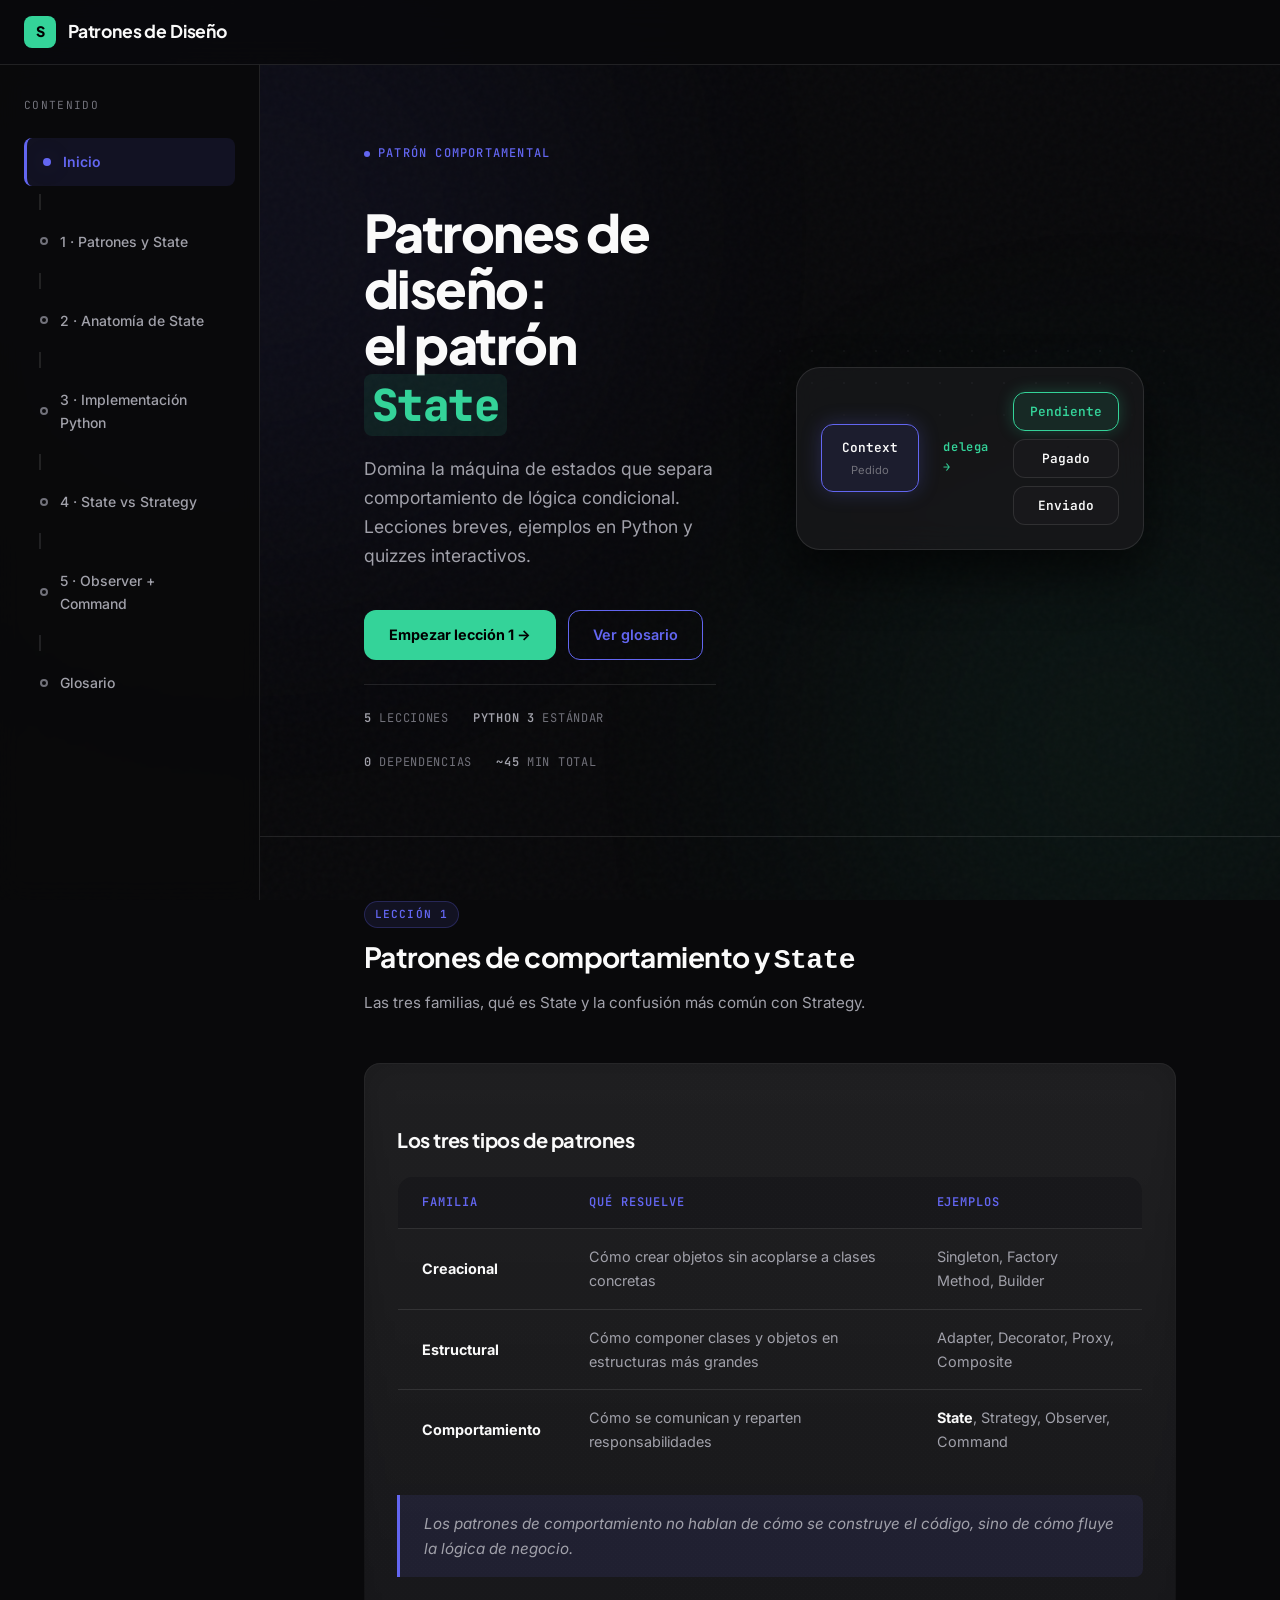
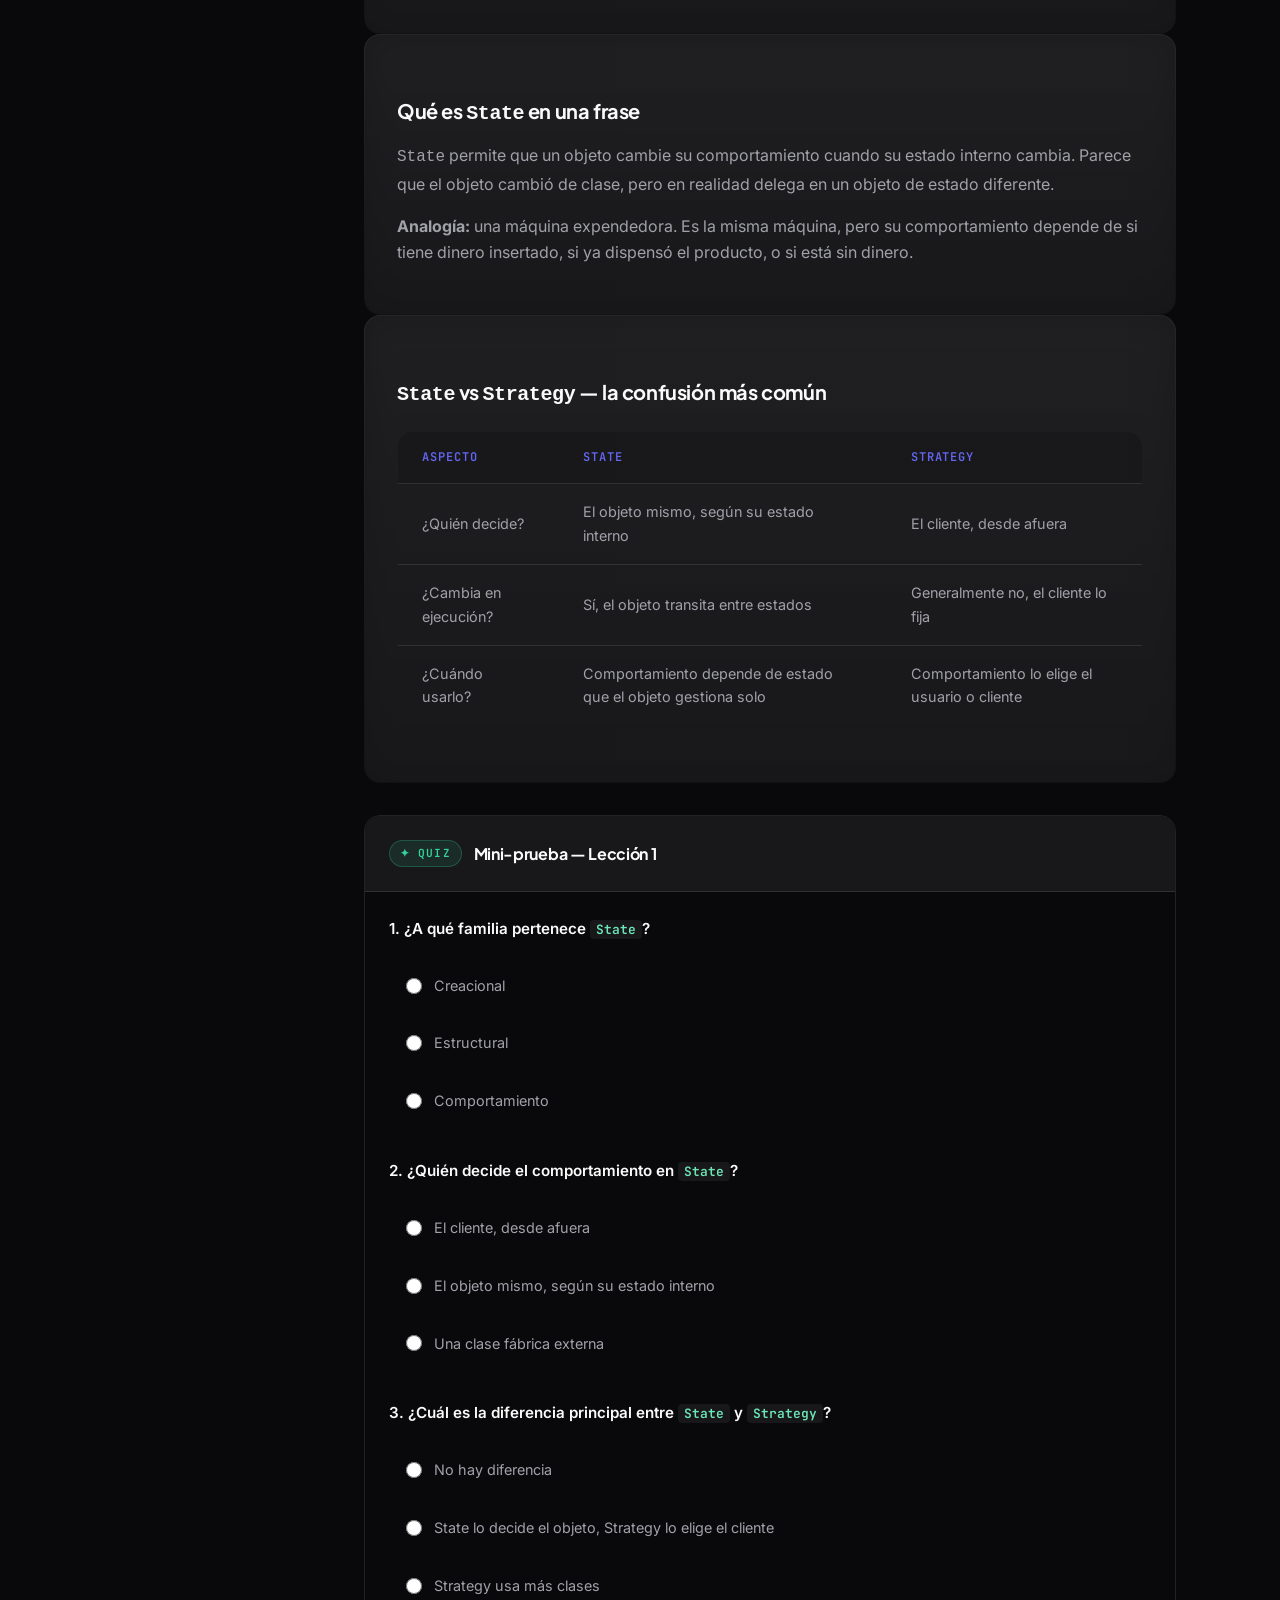
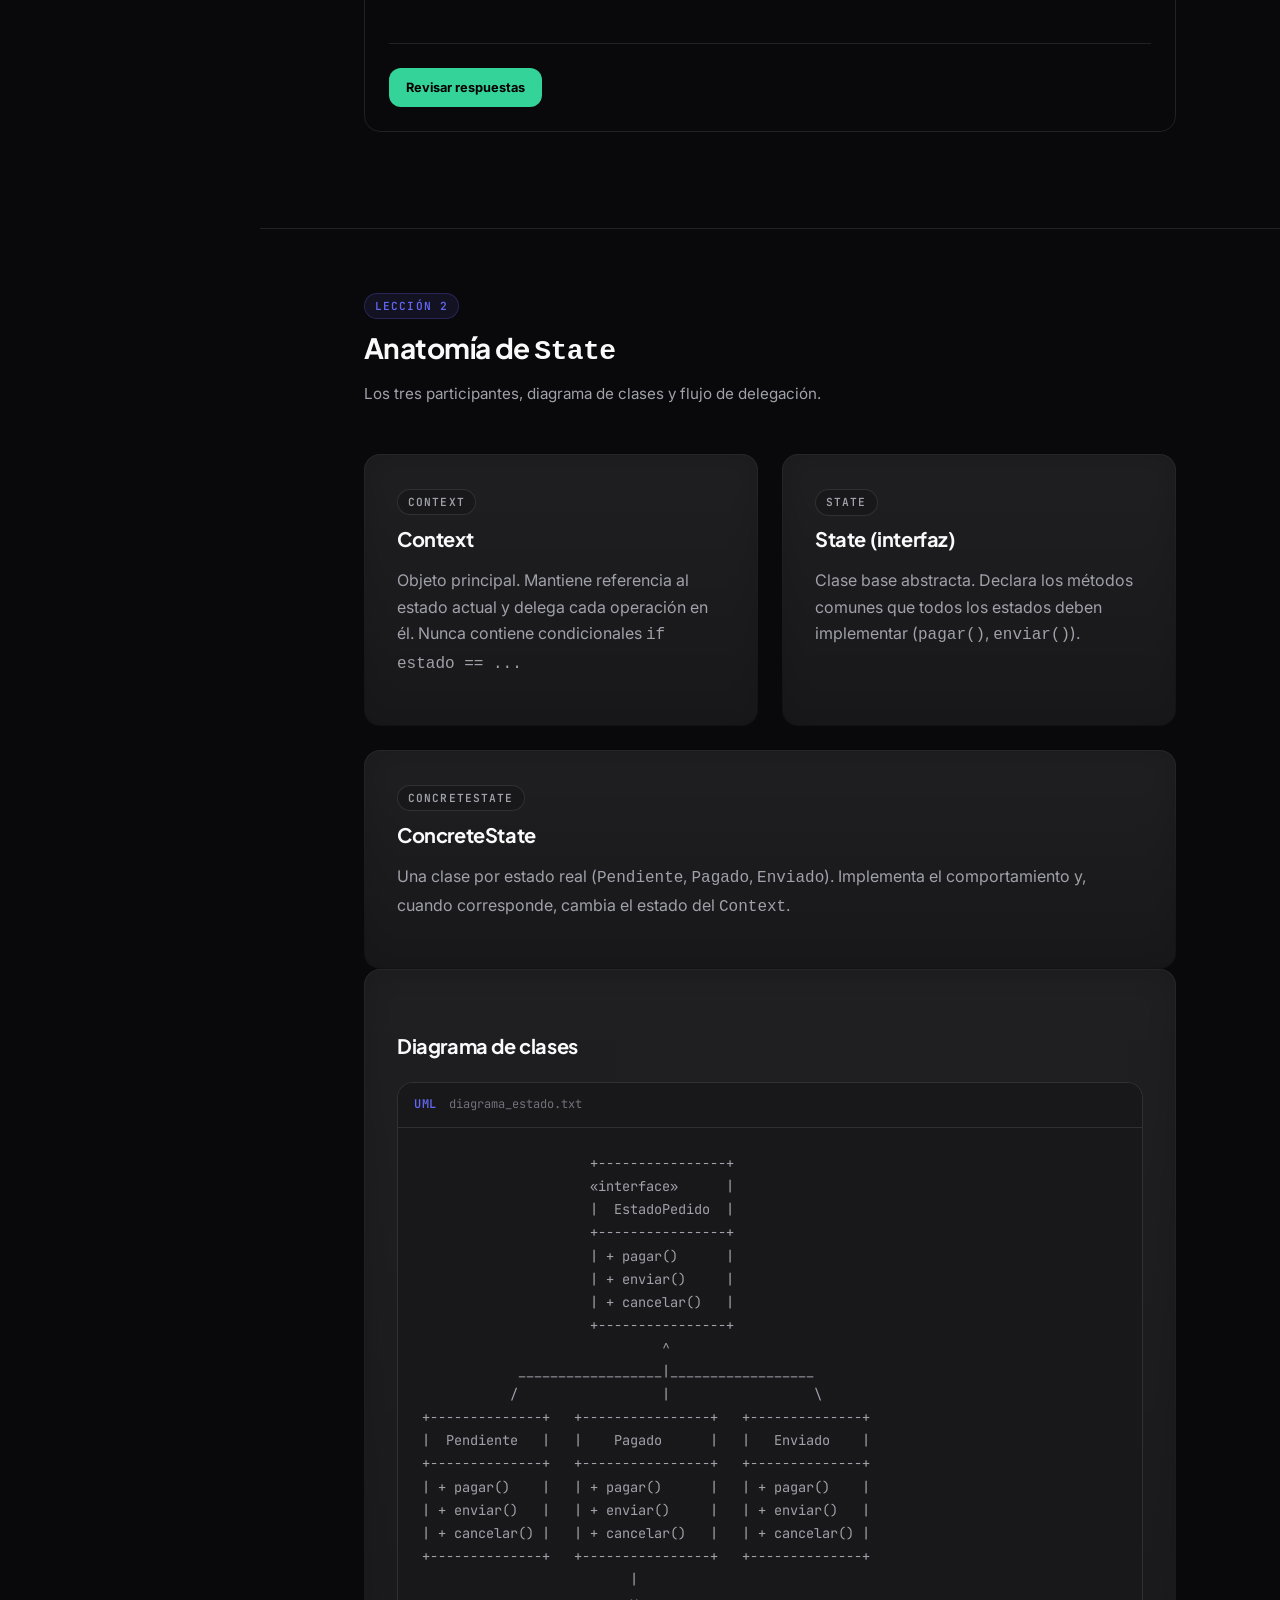
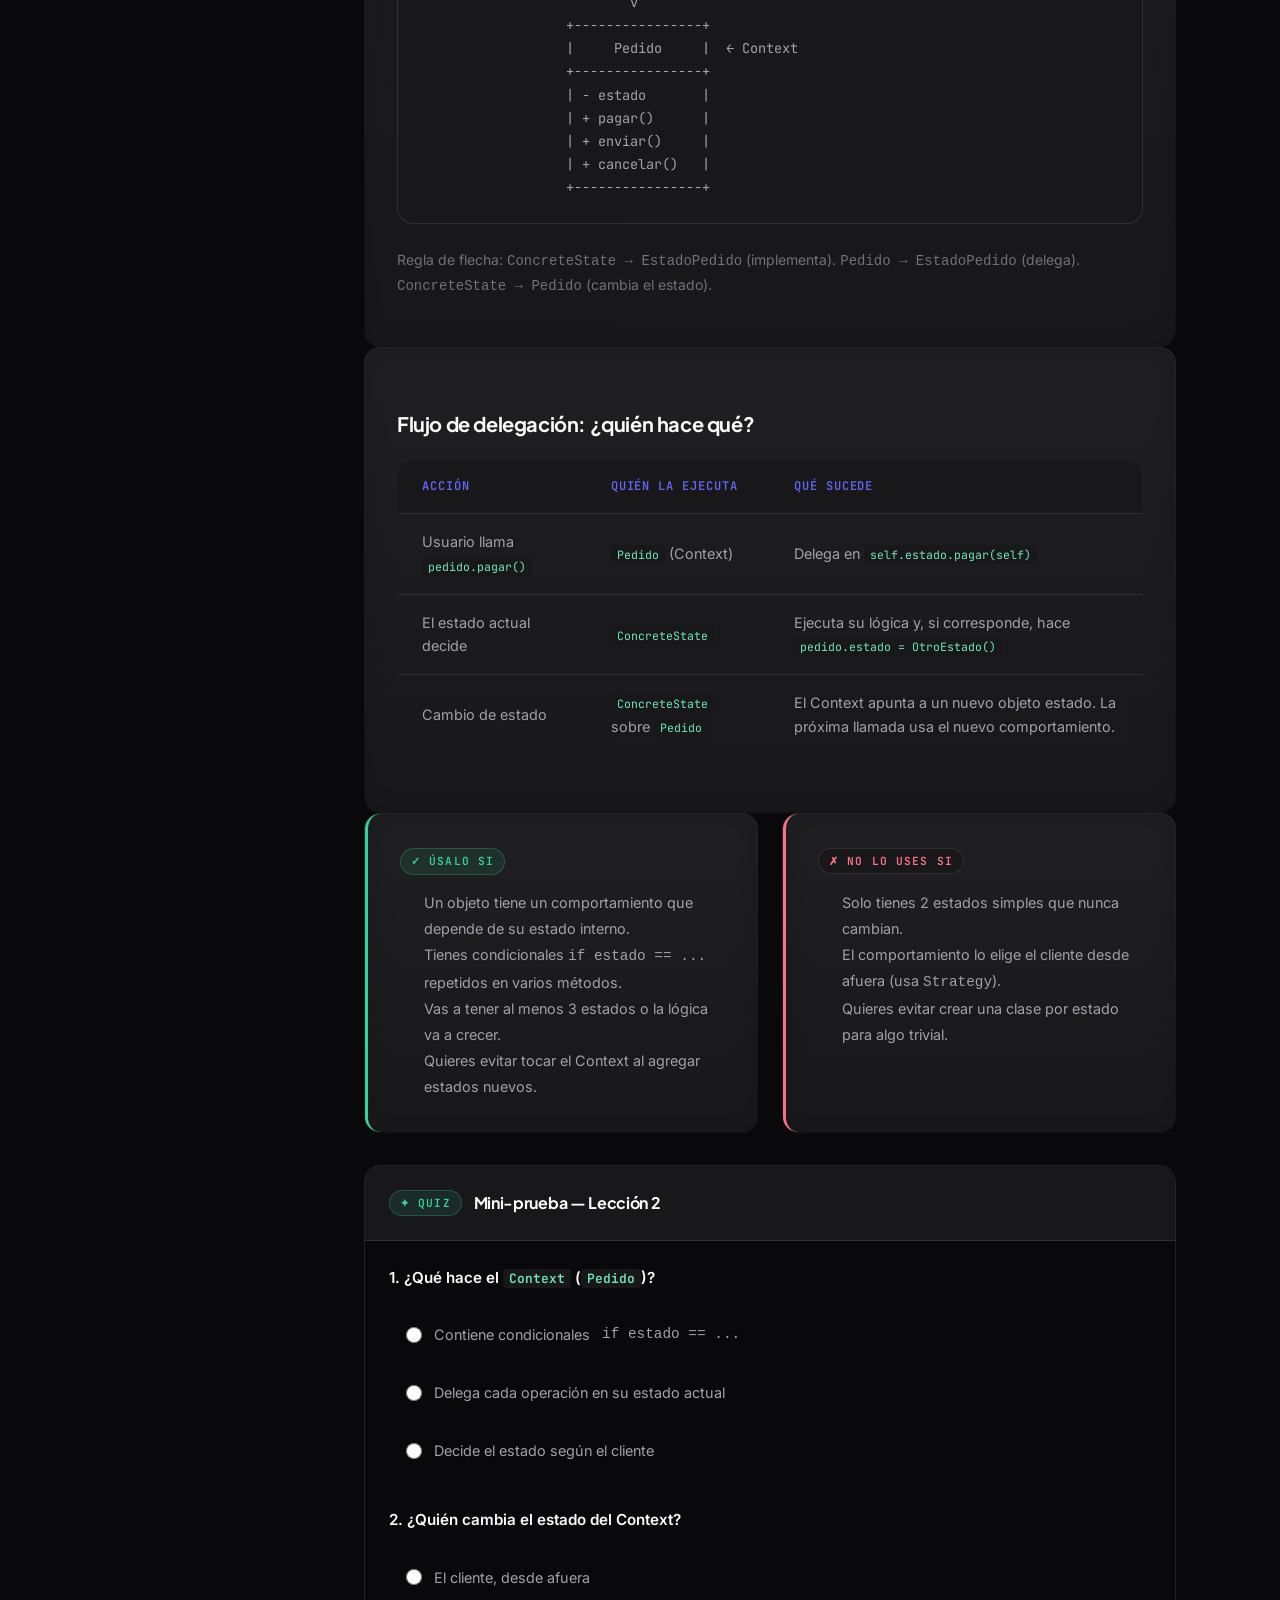
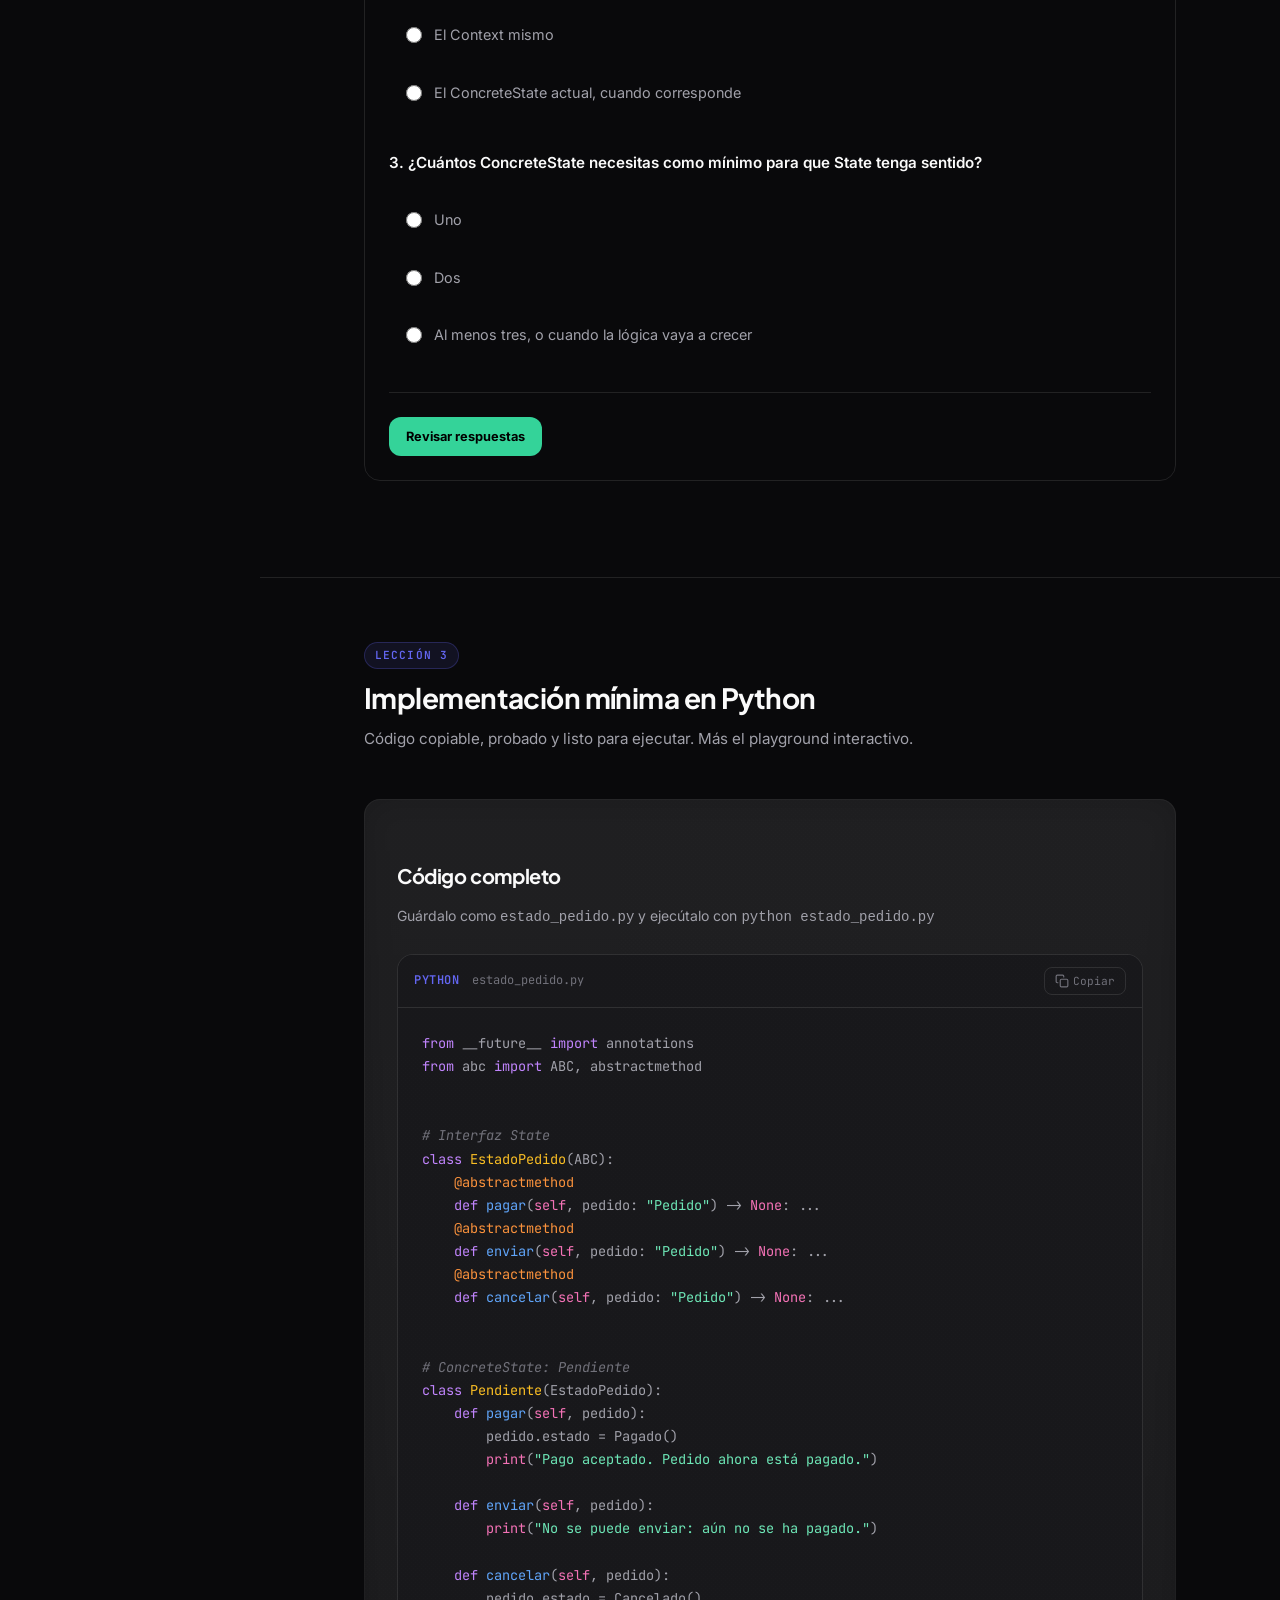
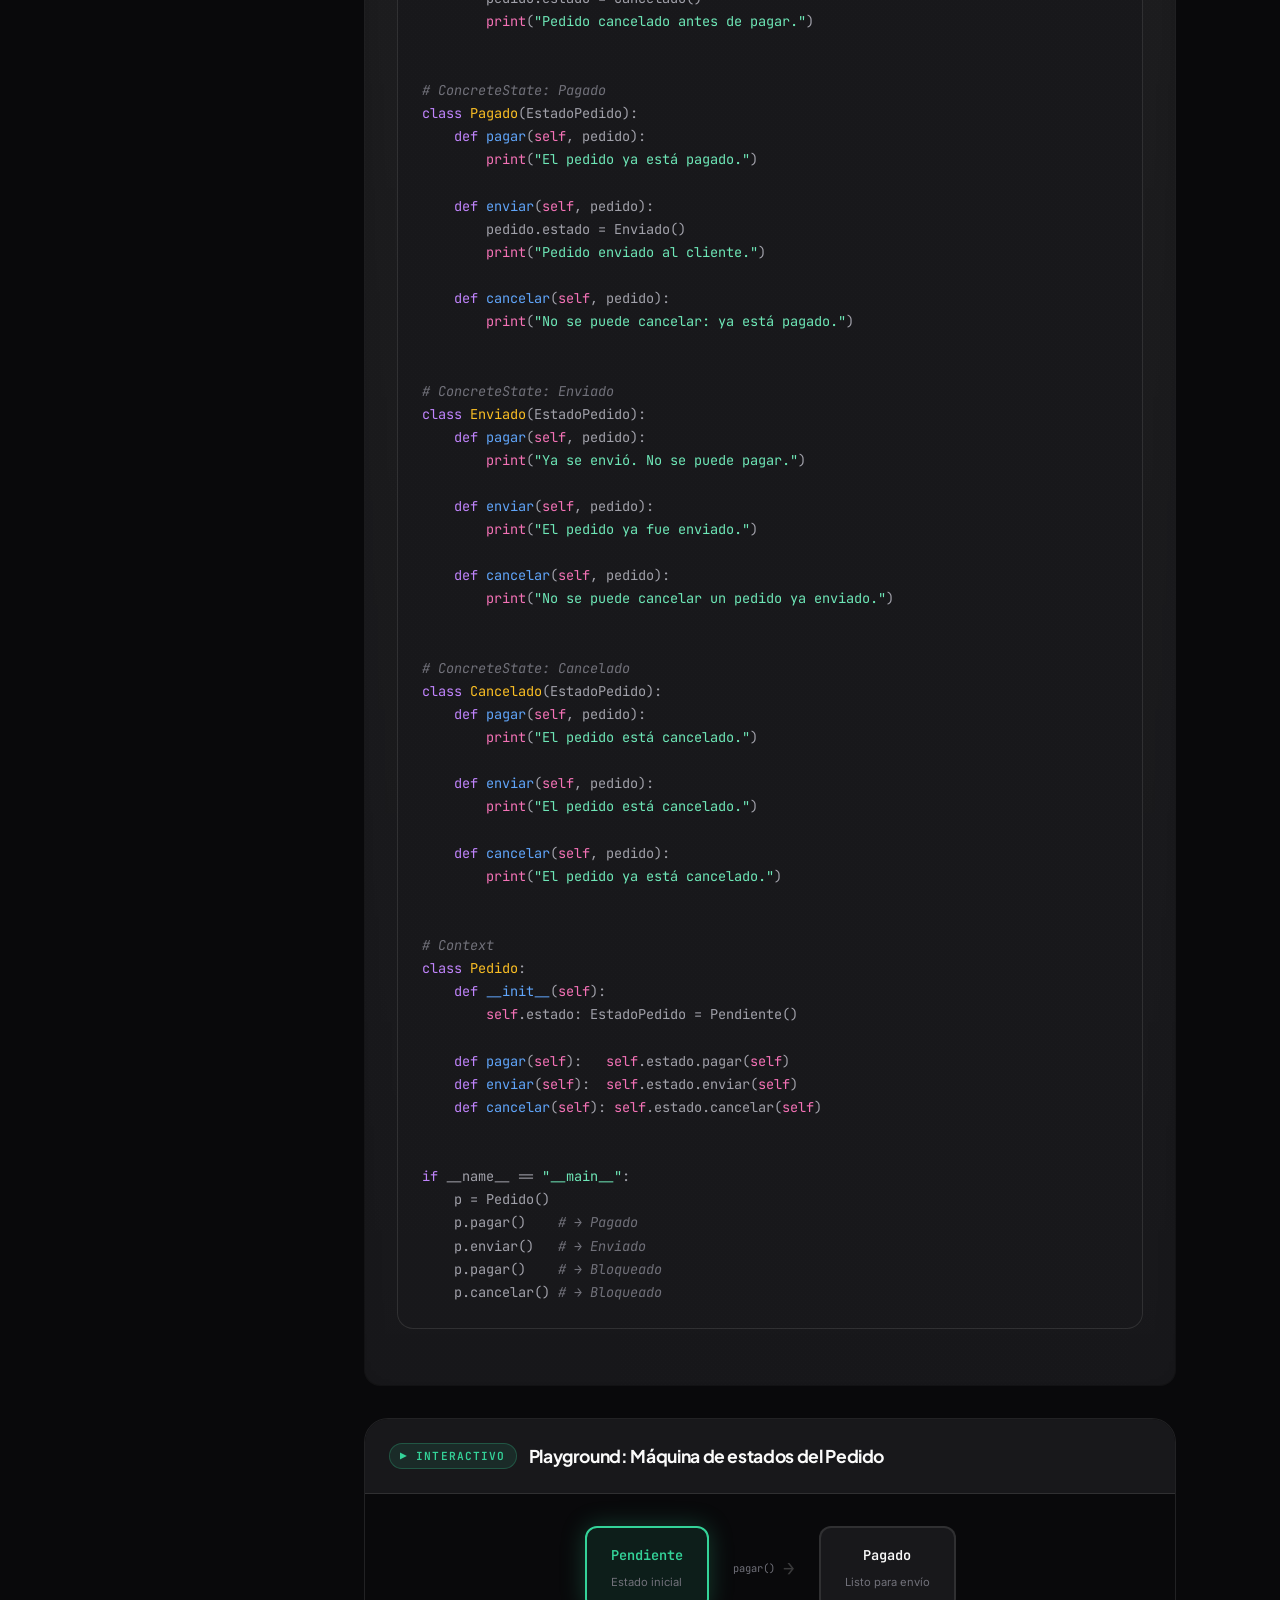
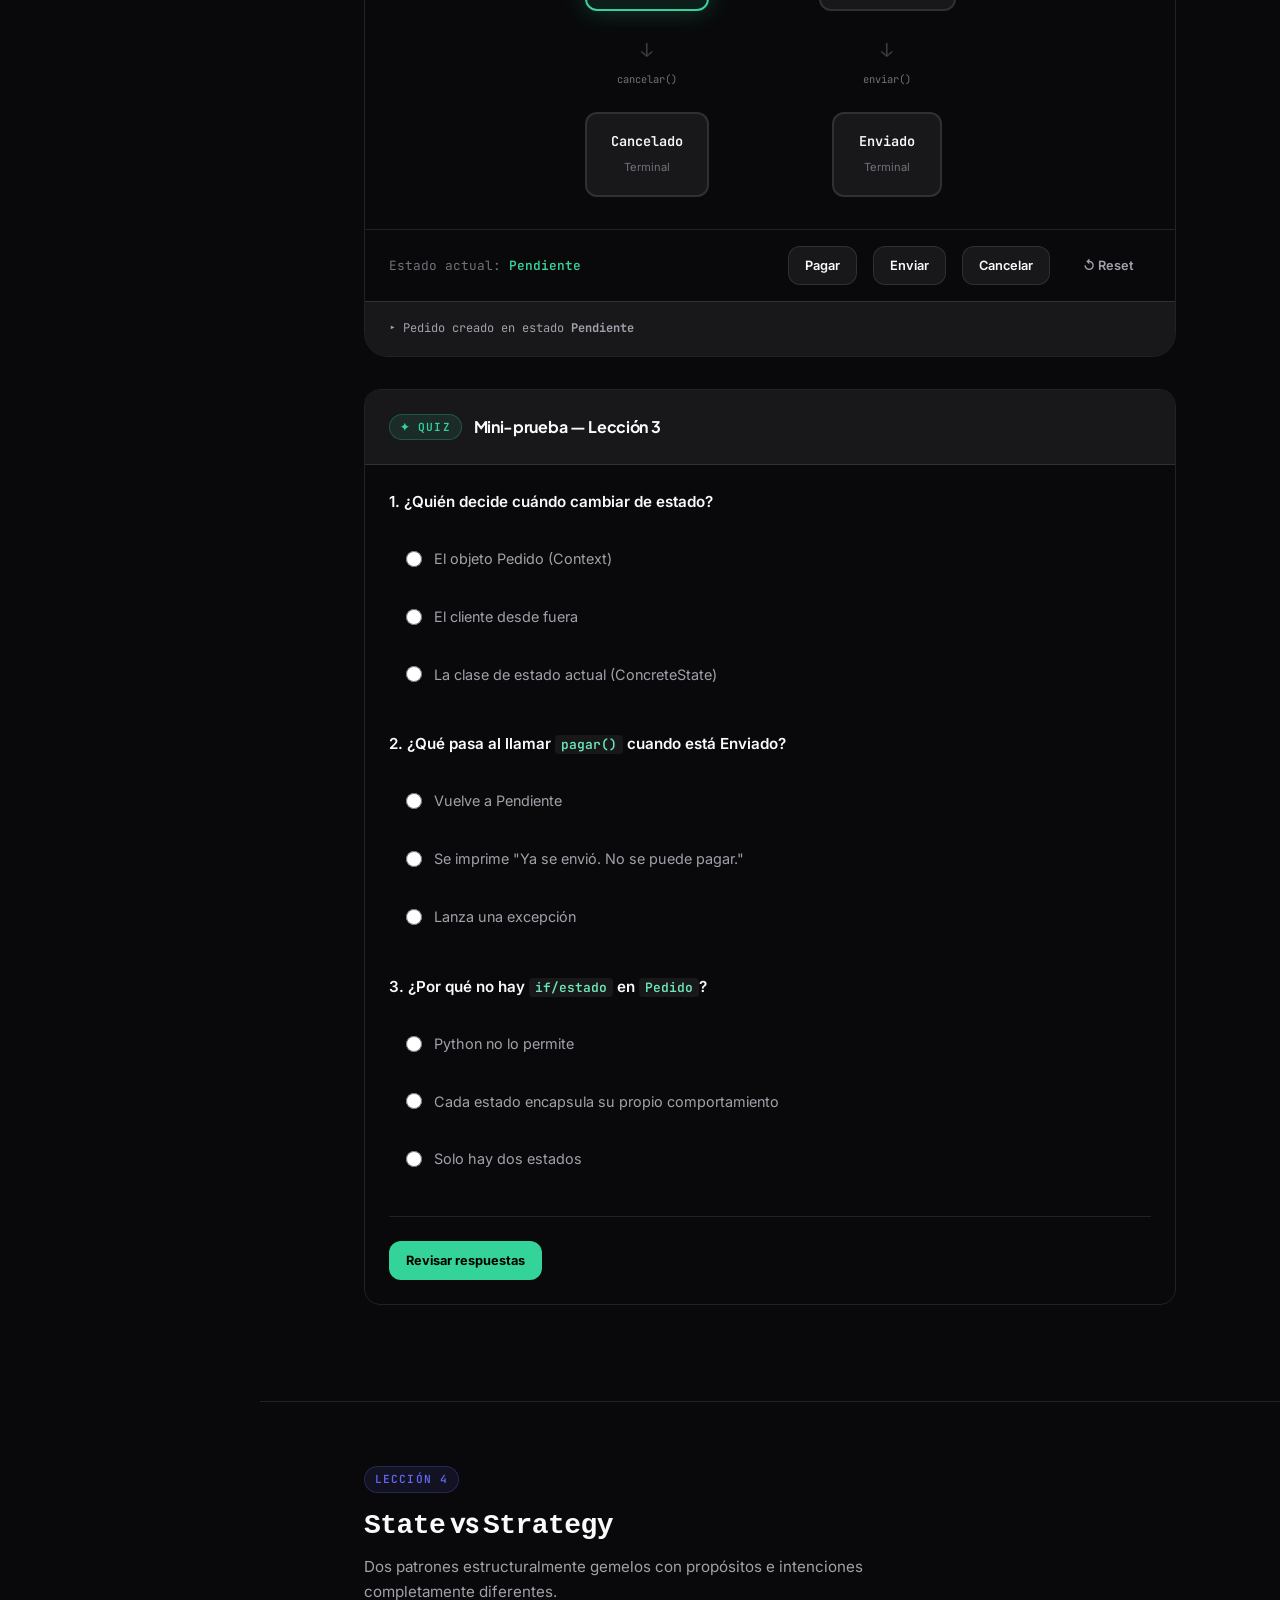
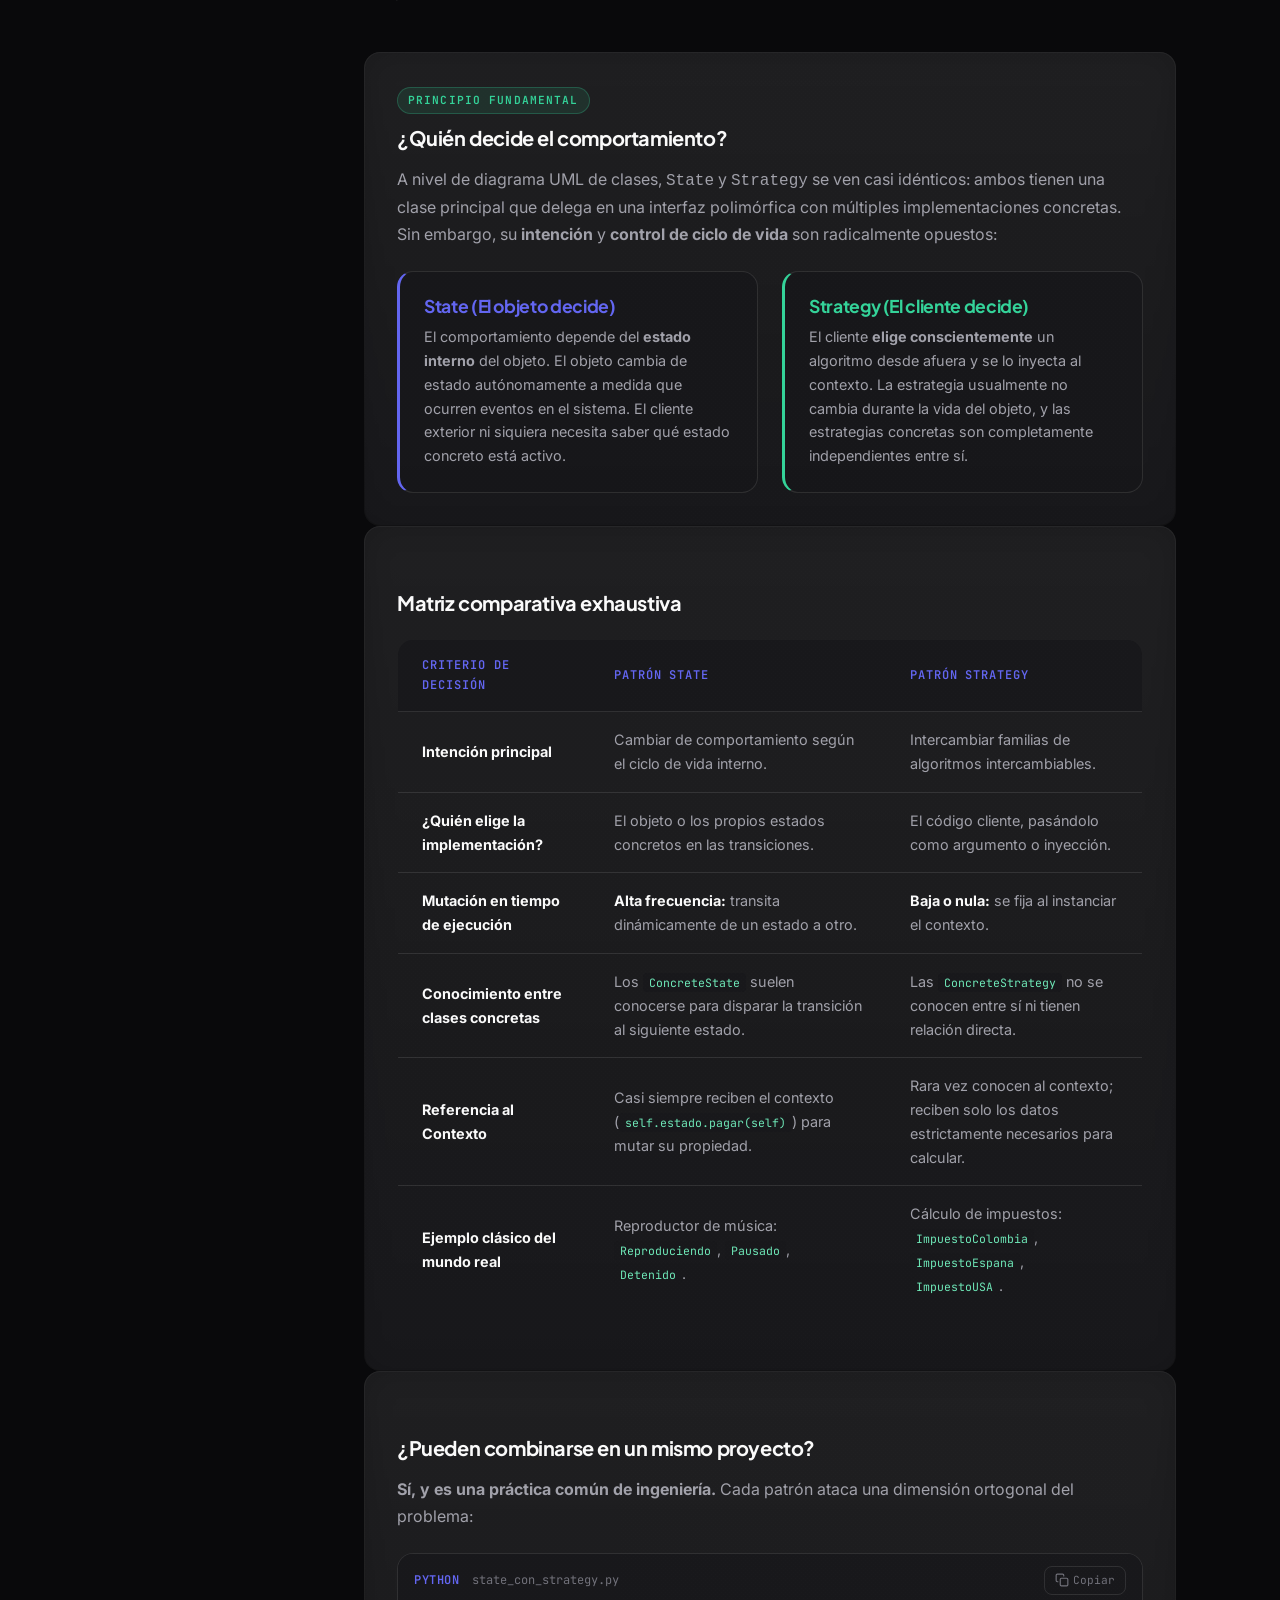
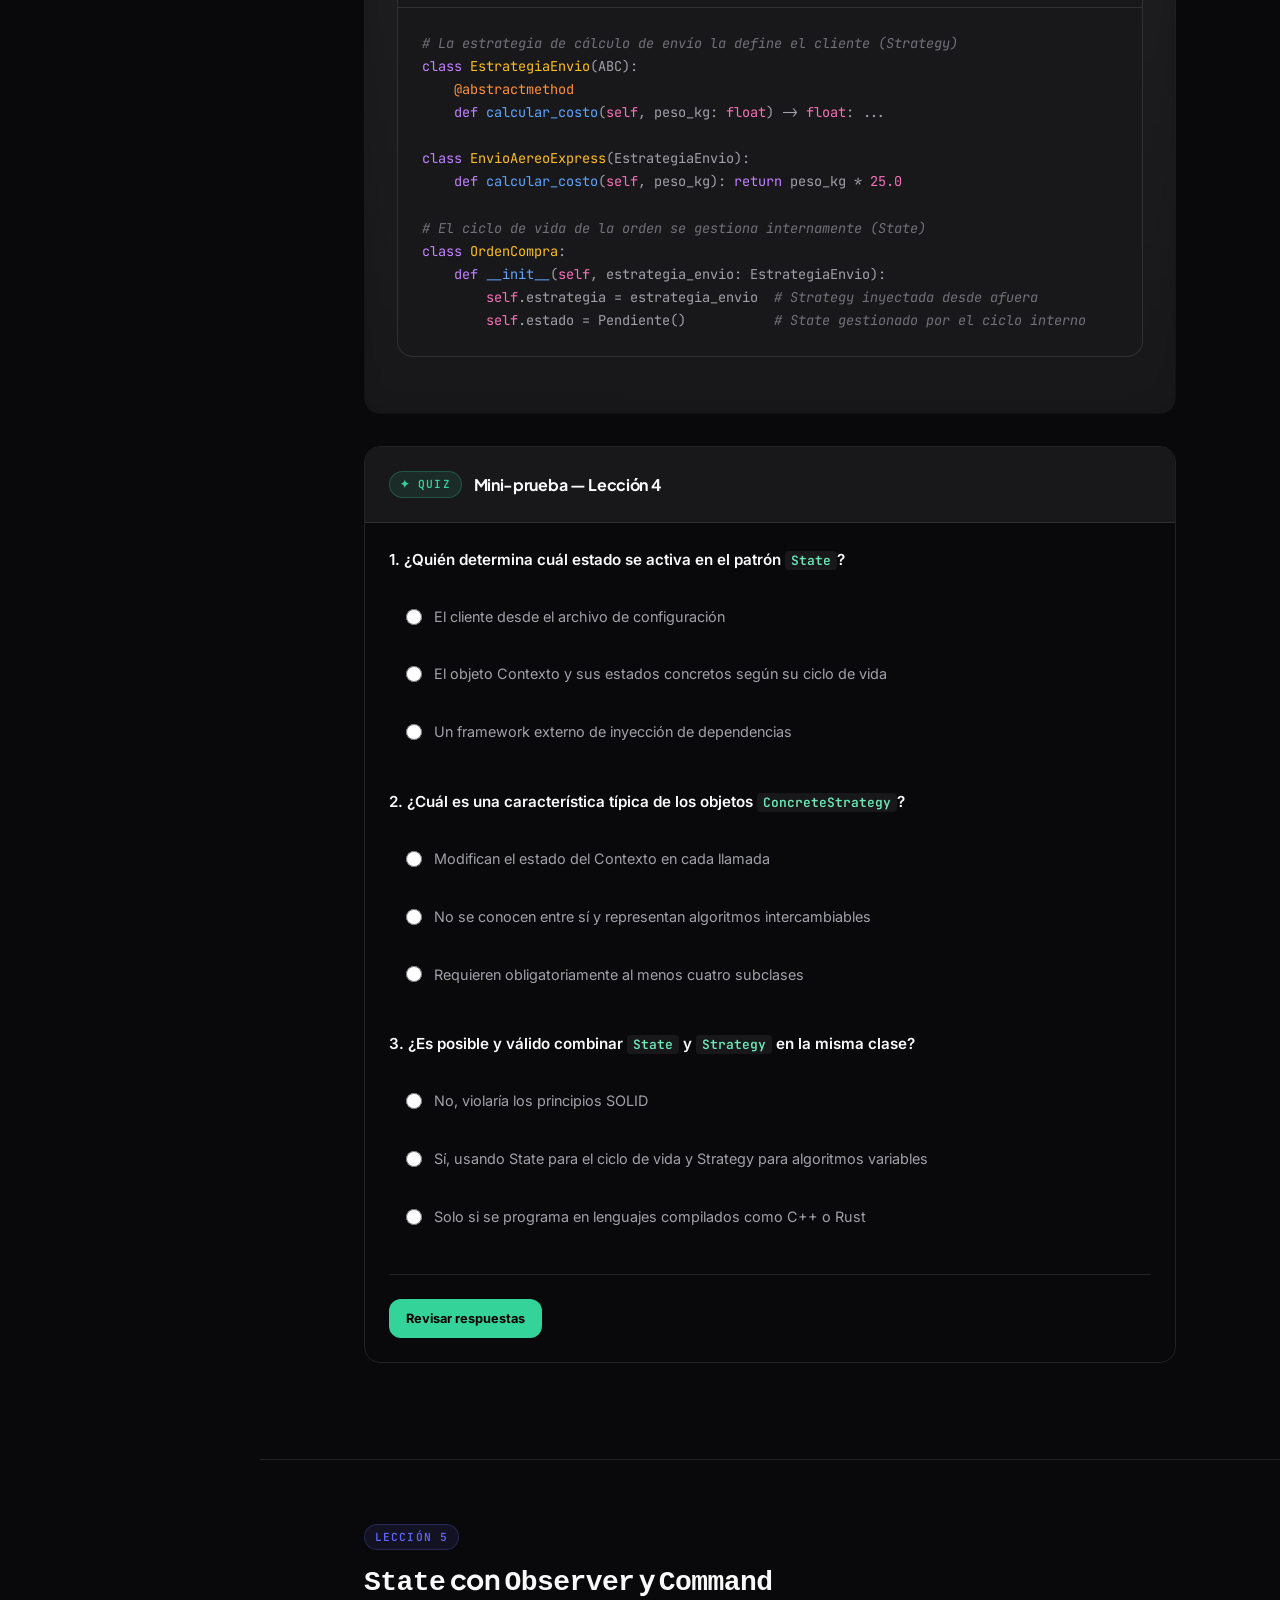
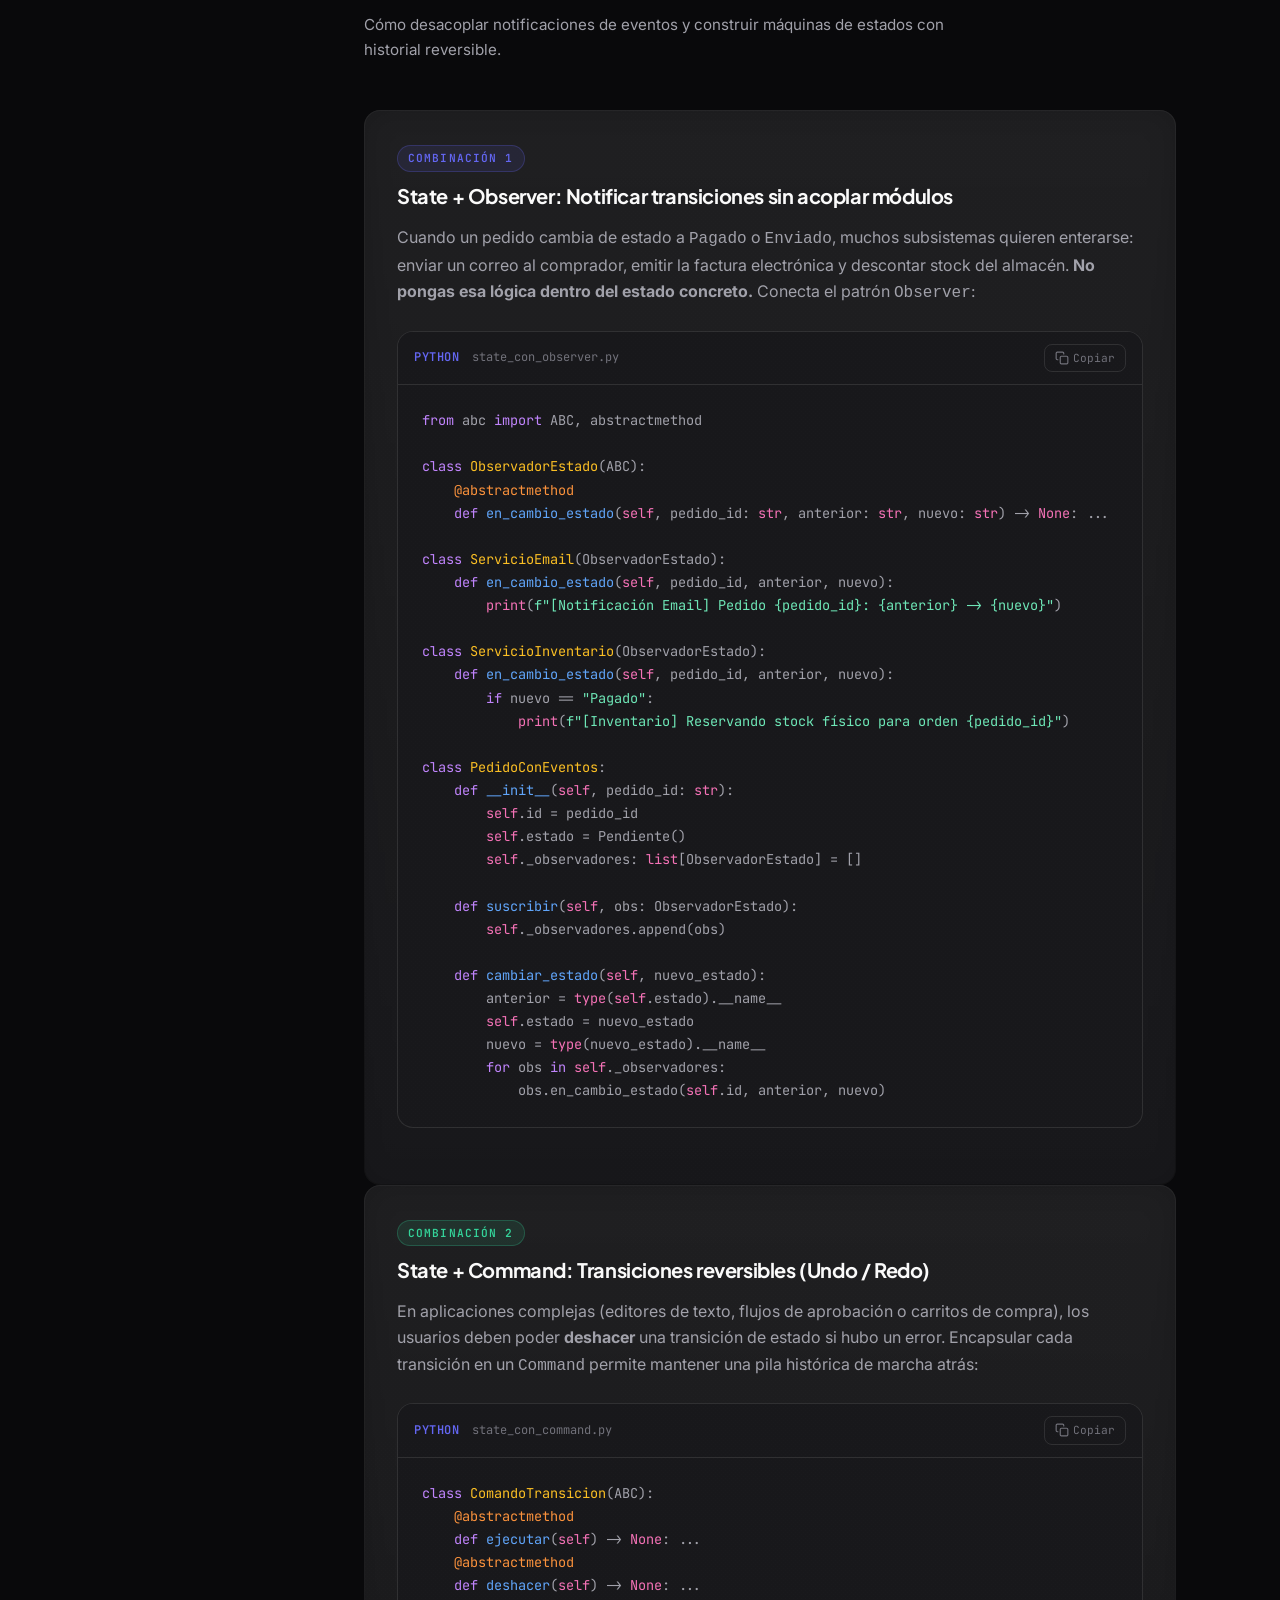
<file: lessons/0001-patrones-comportamiento-state.html>
<!DOCTYPE html>
<html lang="es">
<head>
<meta charset="UTF-8">
<meta http-equiv="refresh" content="0; url=../index.html#lesson-1">
<title>Redirigiendo a Lección 1...</title>
<script>window.location.replace("../index.html#lesson-1");</script>
</head>
<body style="background:#09090b; color:#fafafa; font-family:sans-serif; text-align:center; padding-top:20vh;">
<p>Redirigiendo a la lección 1 en la página maestra...</p>
<p><a href="../index.html#lesson-1" style="color:#6366f1;">Haz clic aquí si no eres redirigido automáticamente.</a></p>
</body>
</html>
</file>
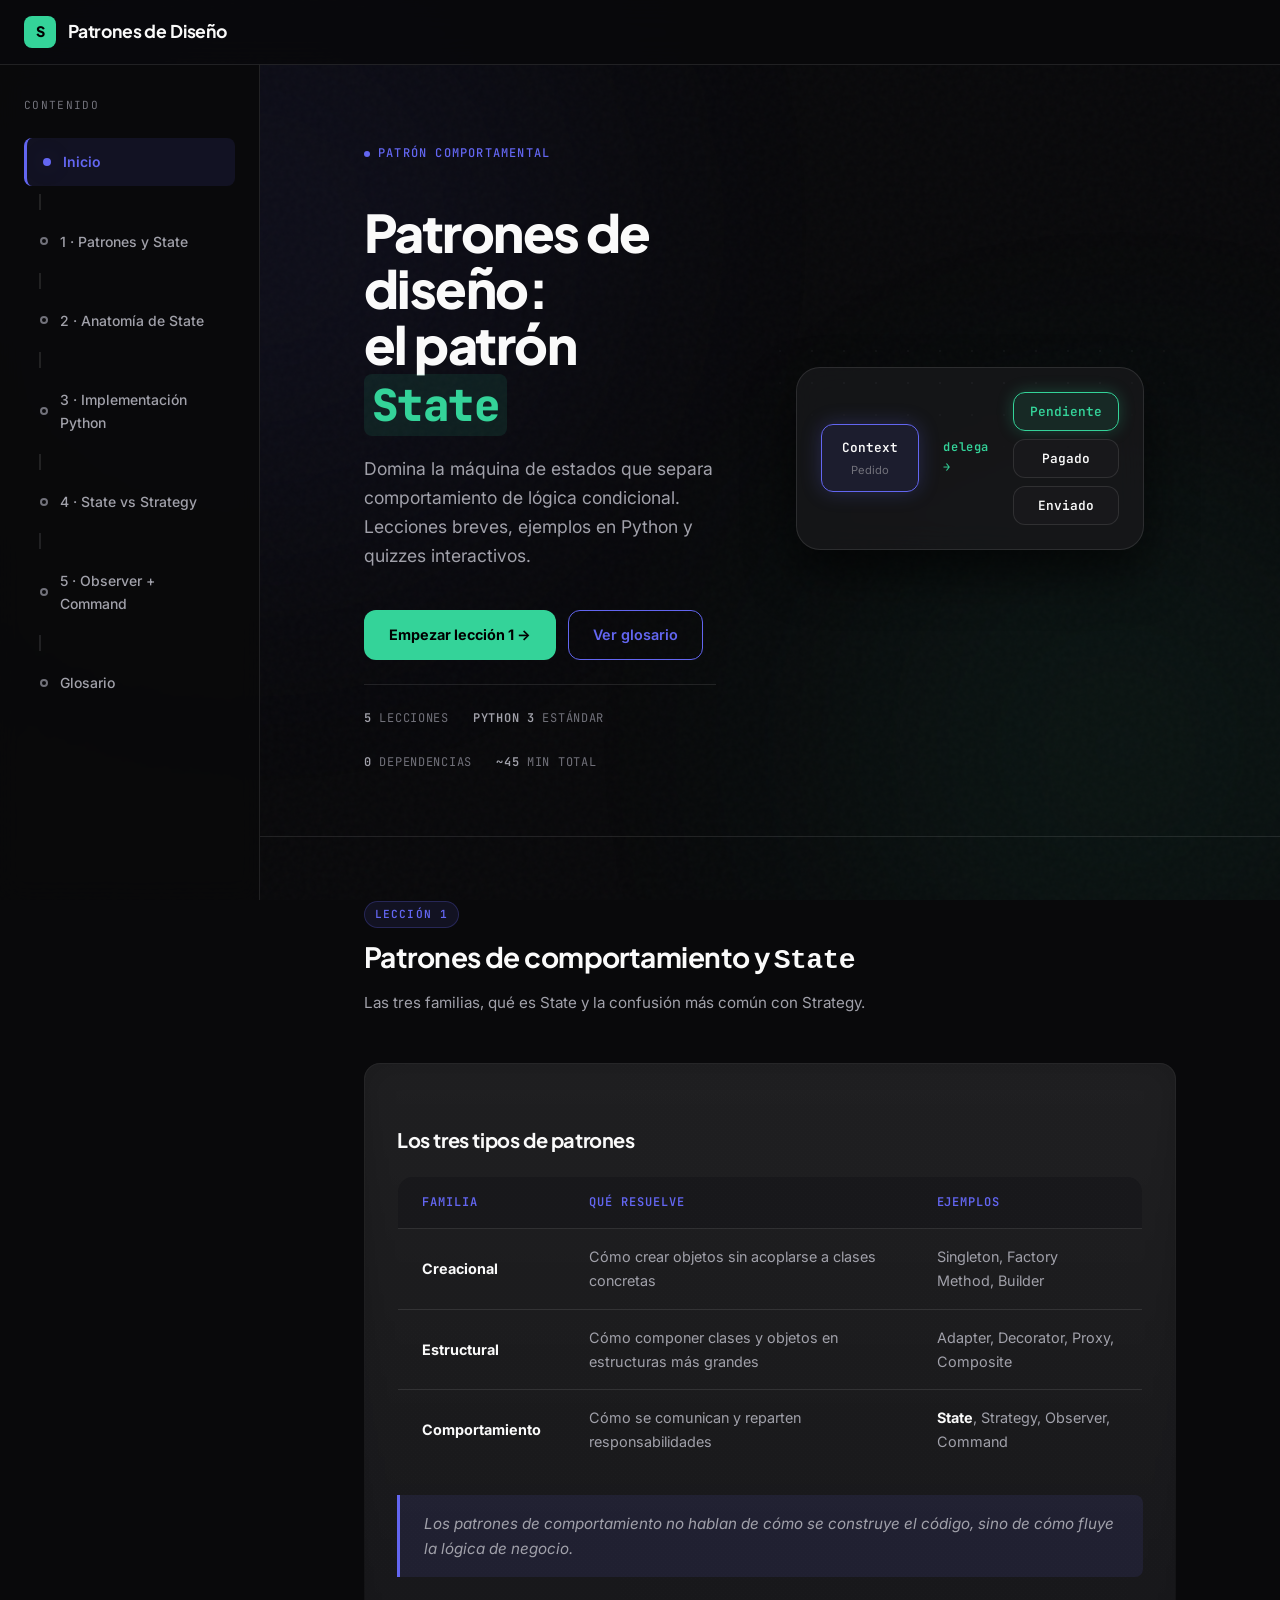
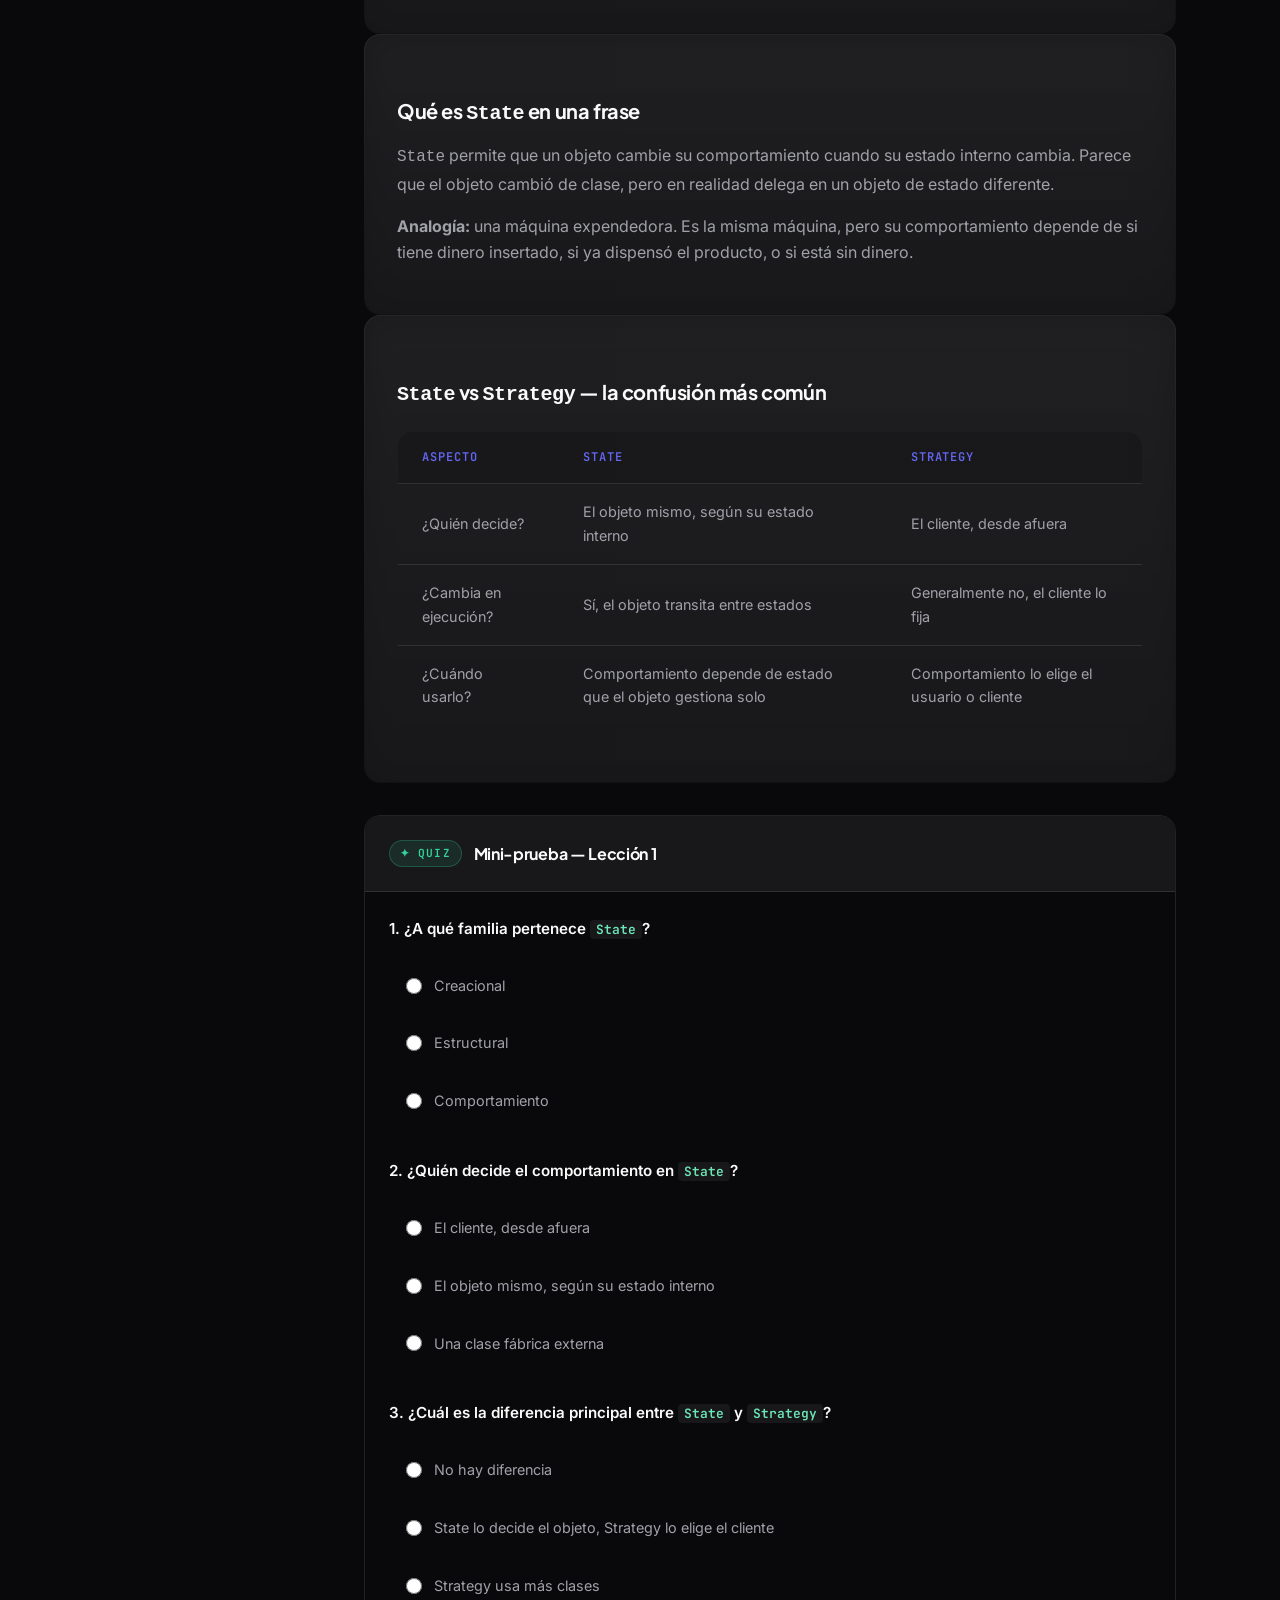
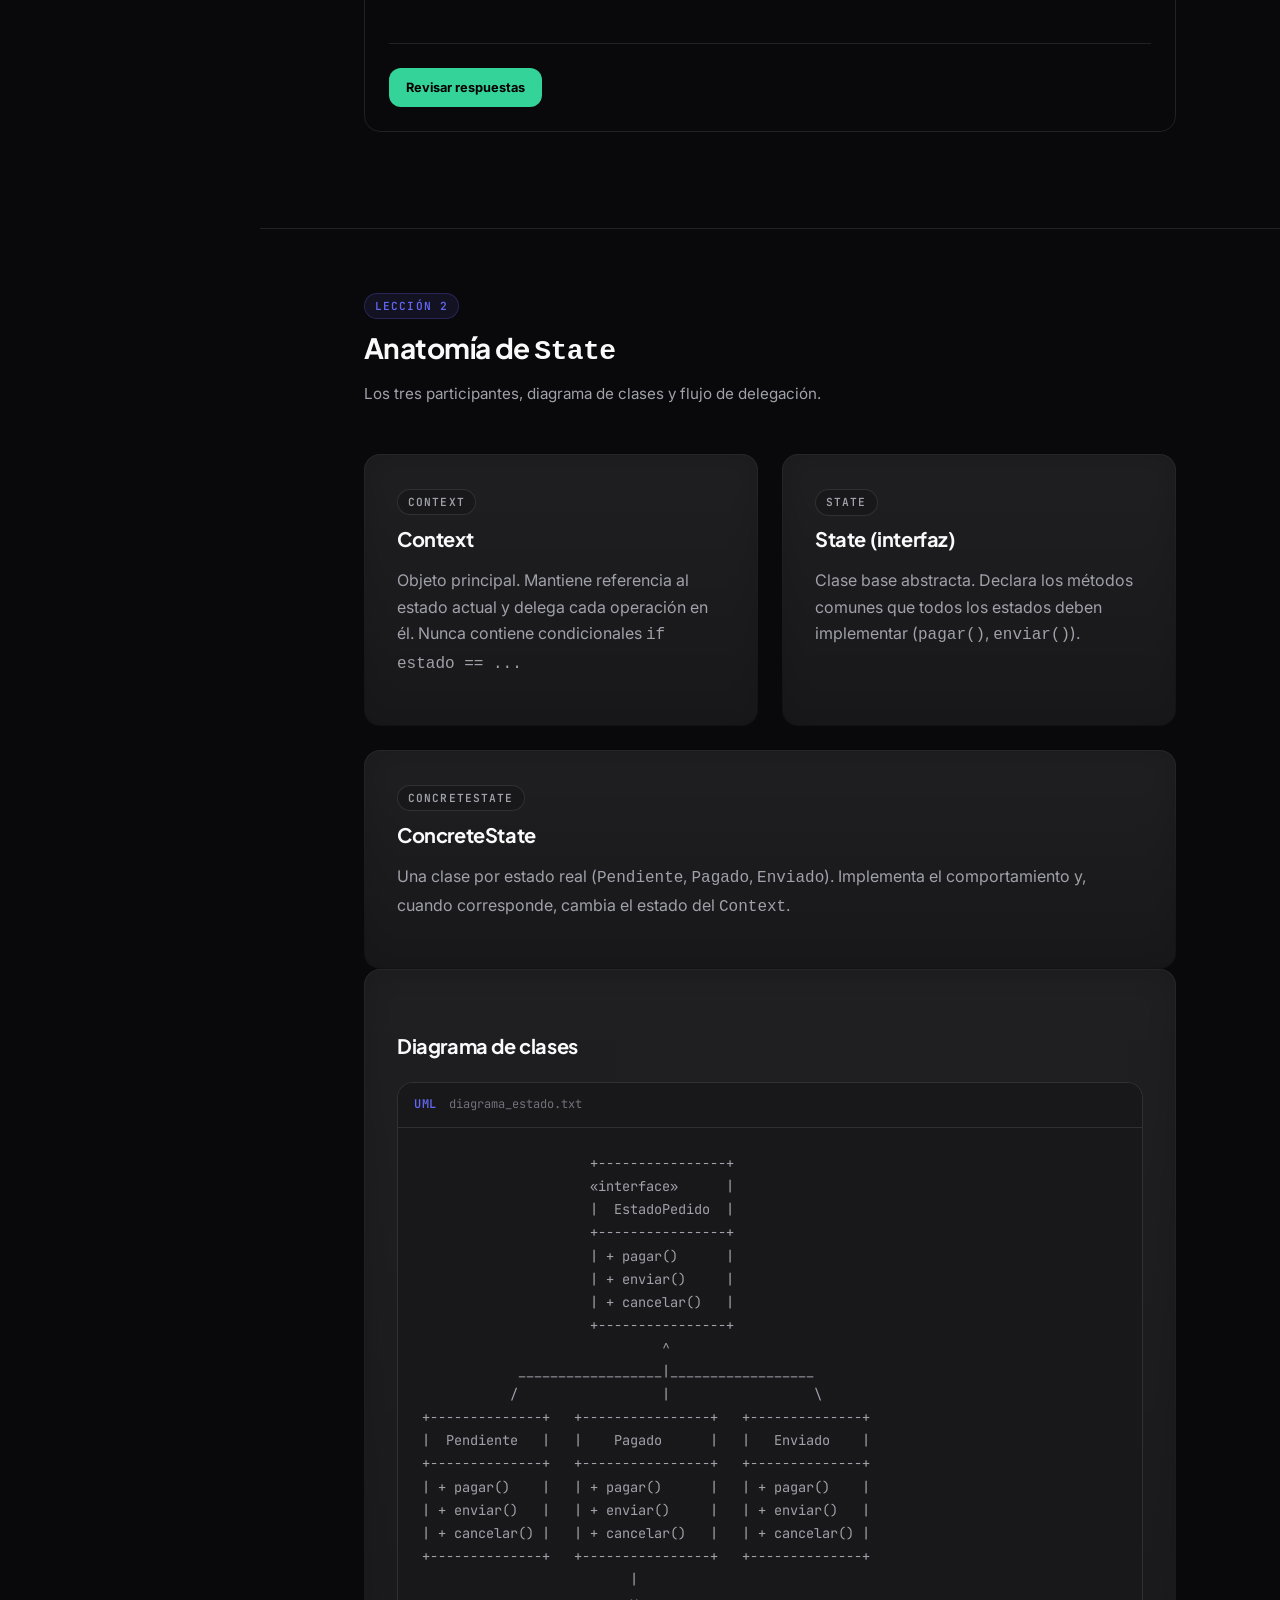
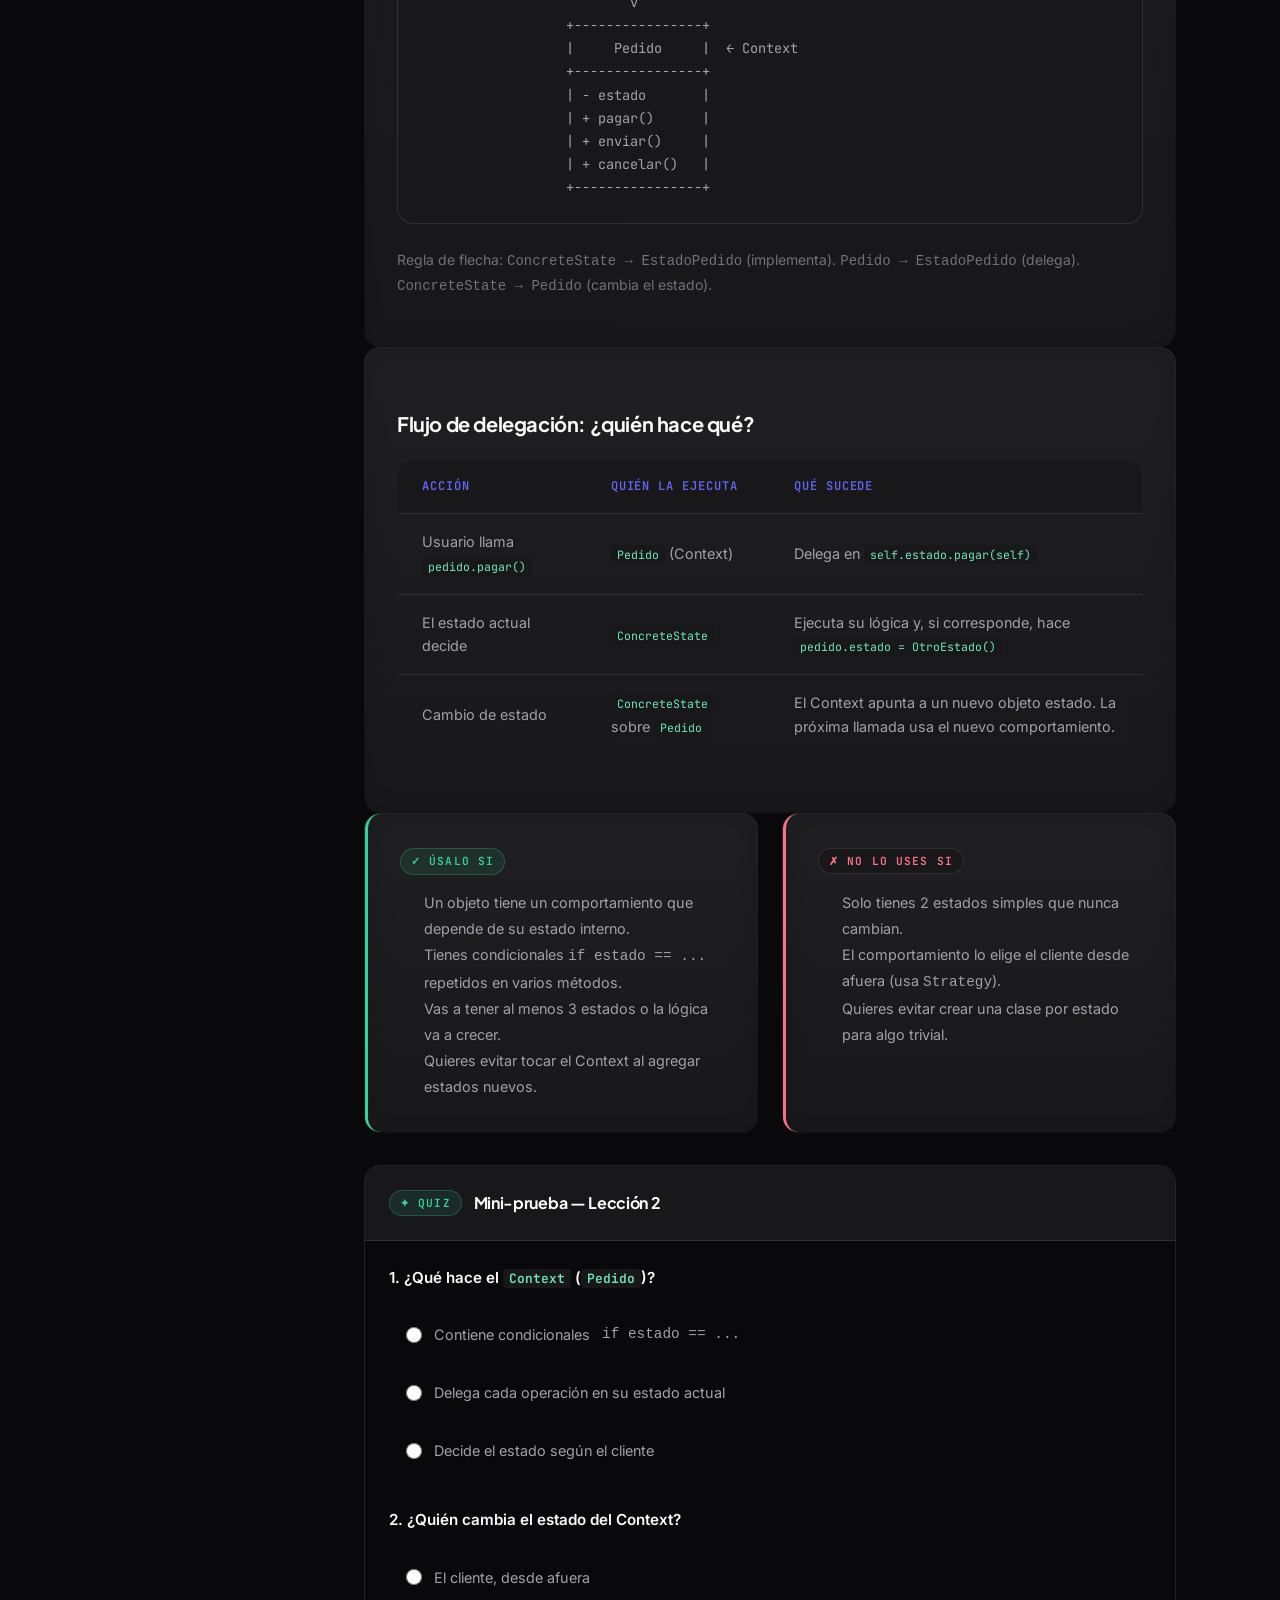
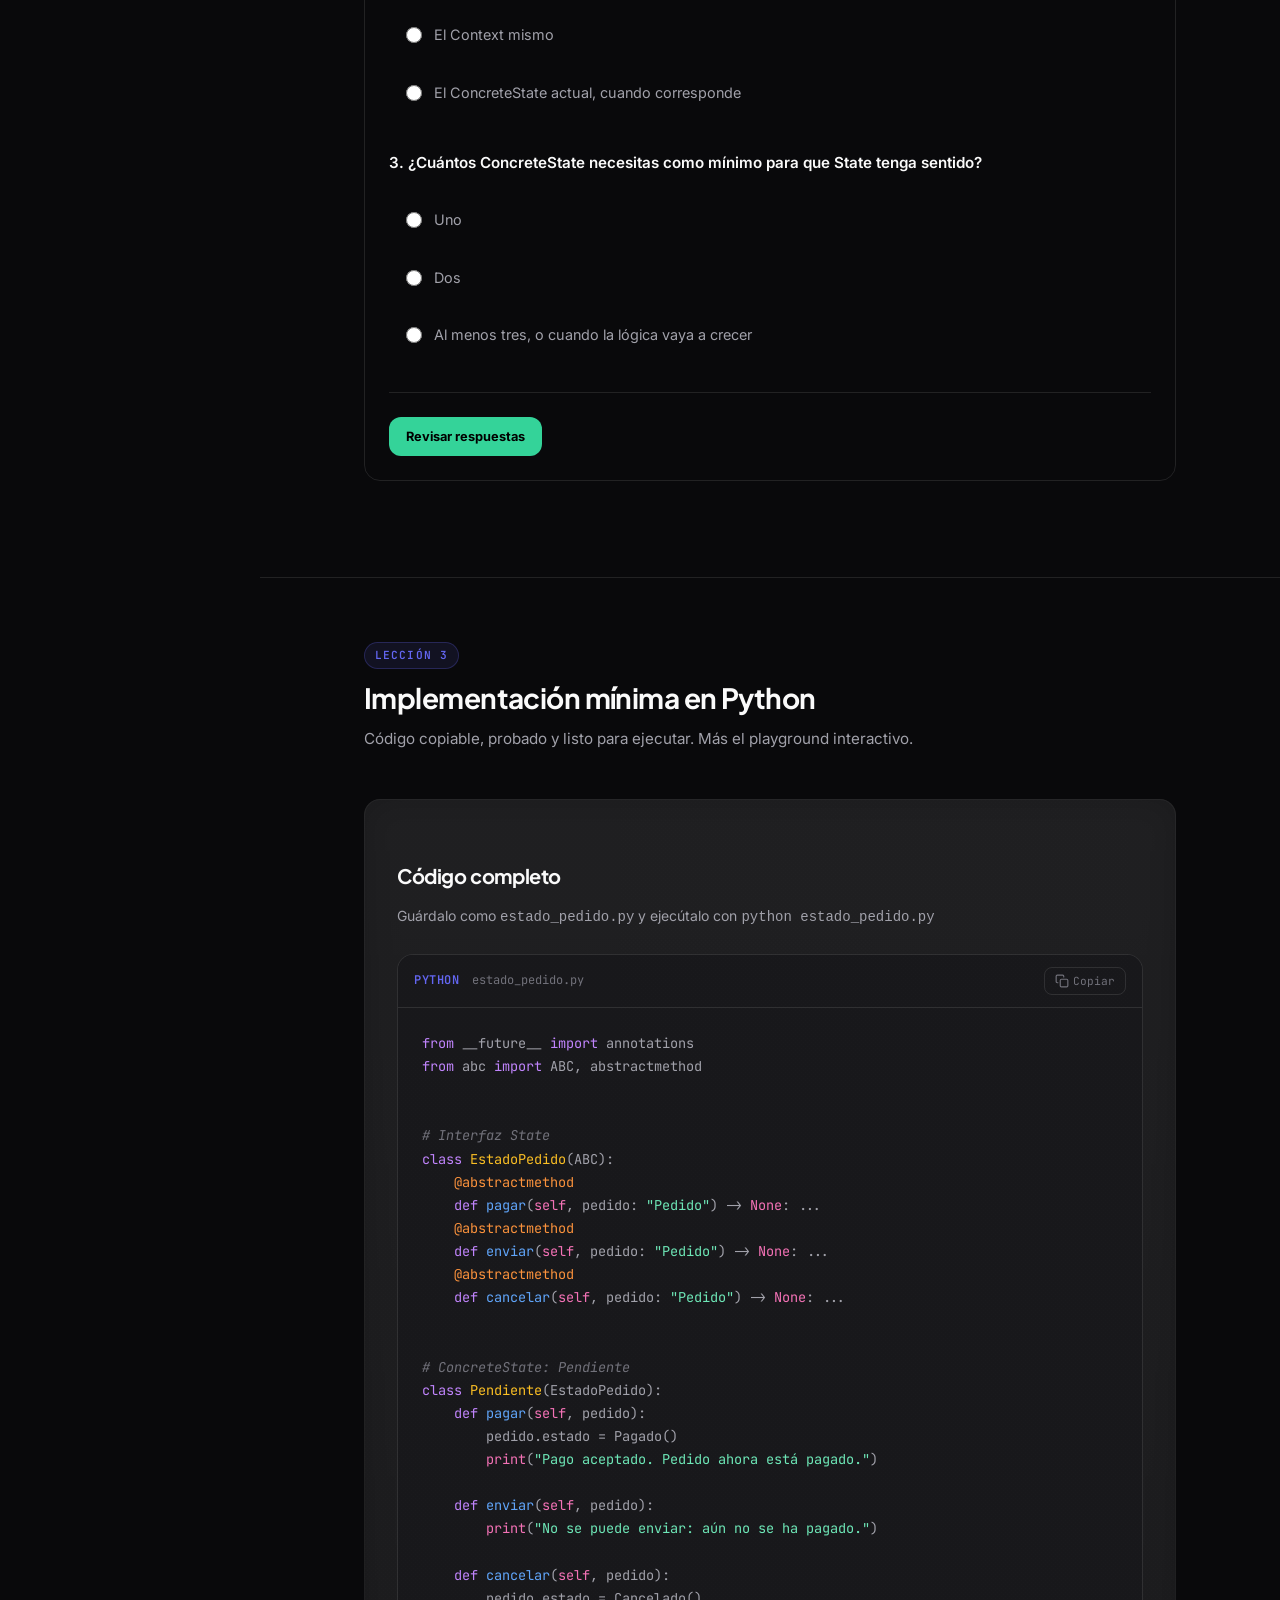
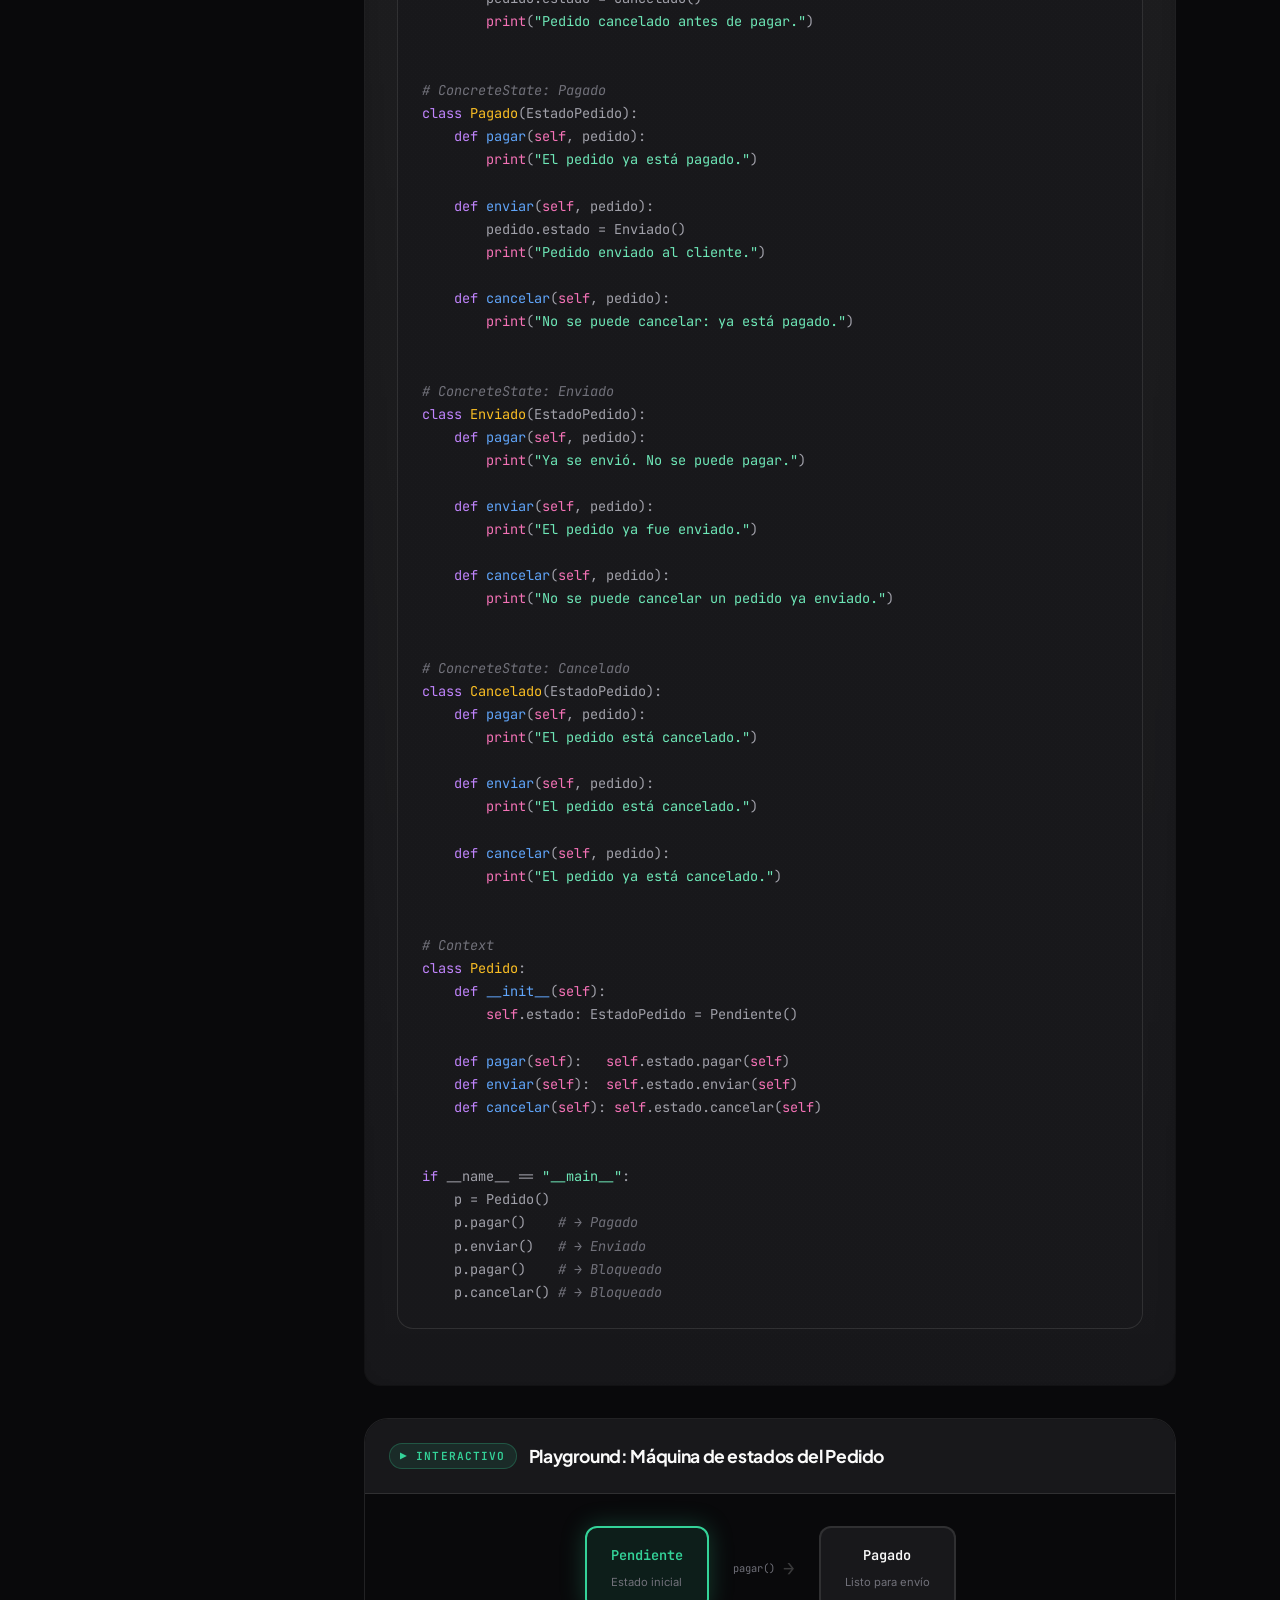
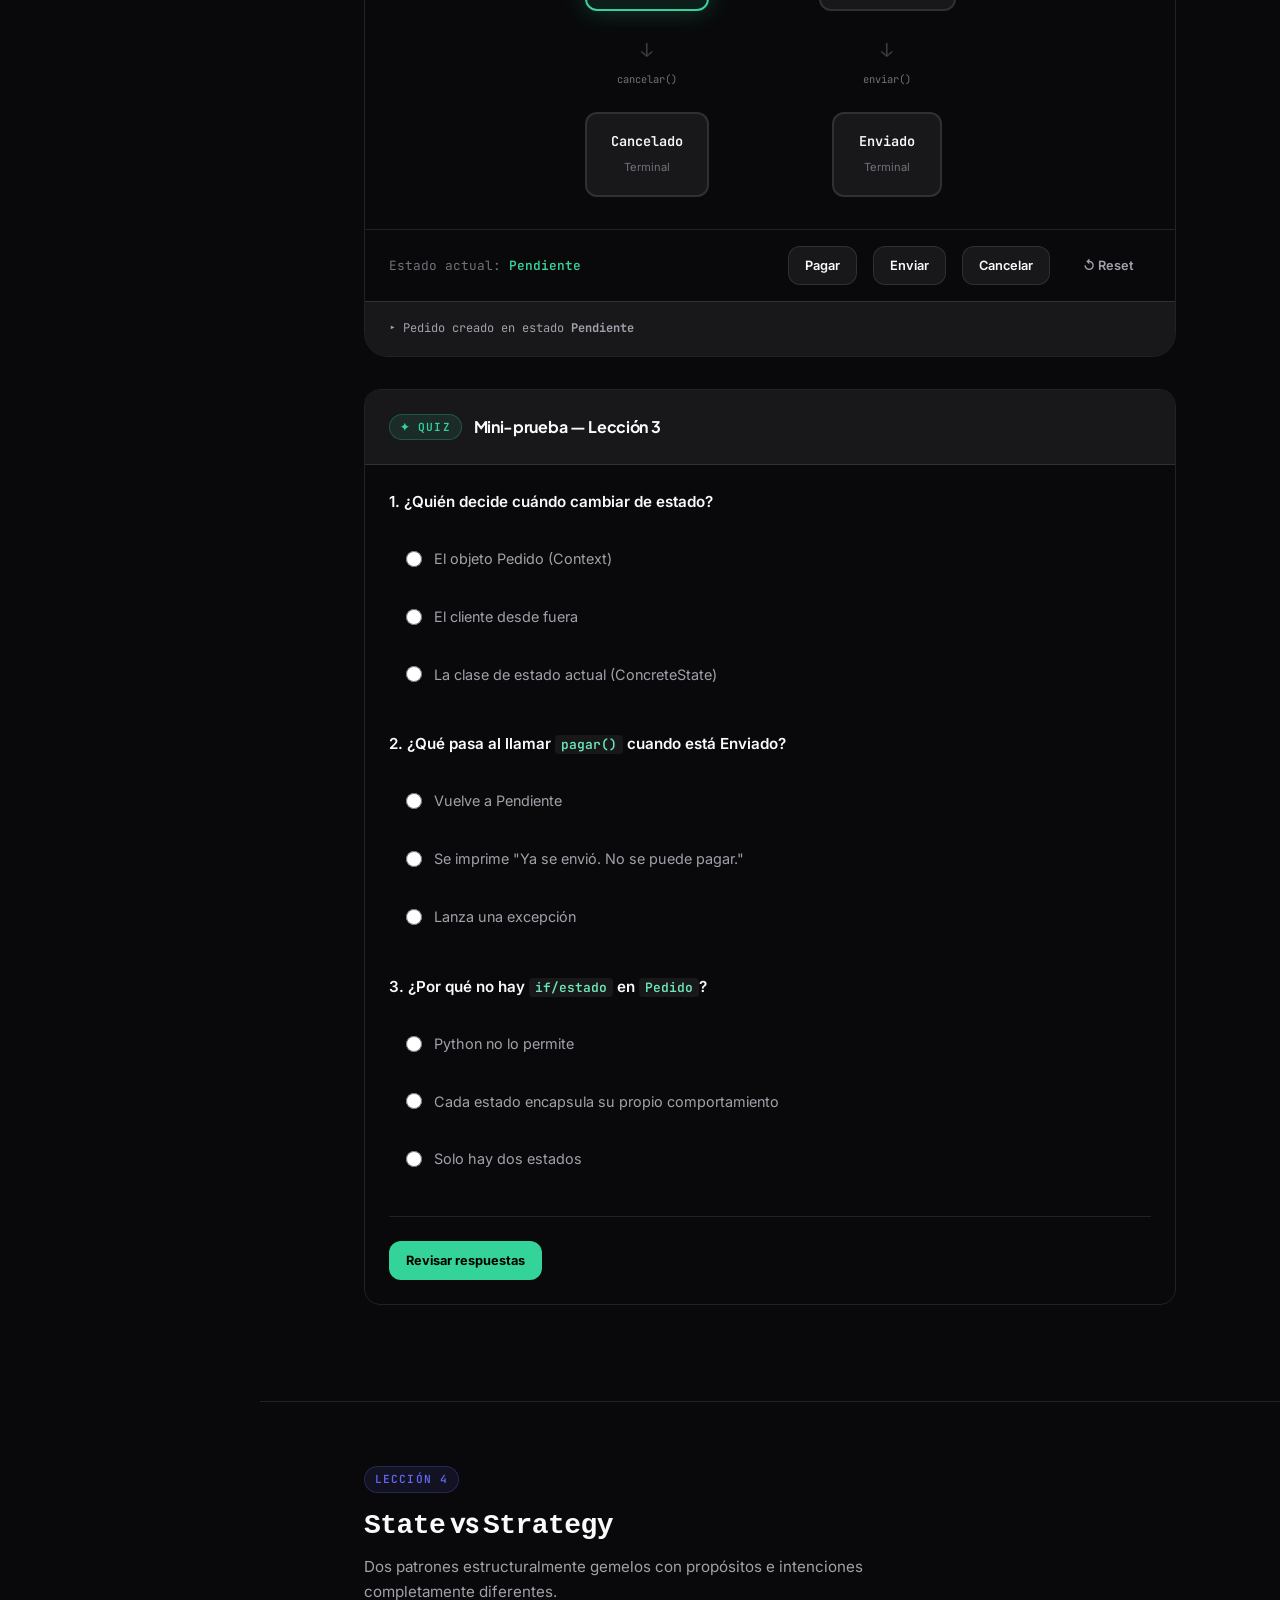
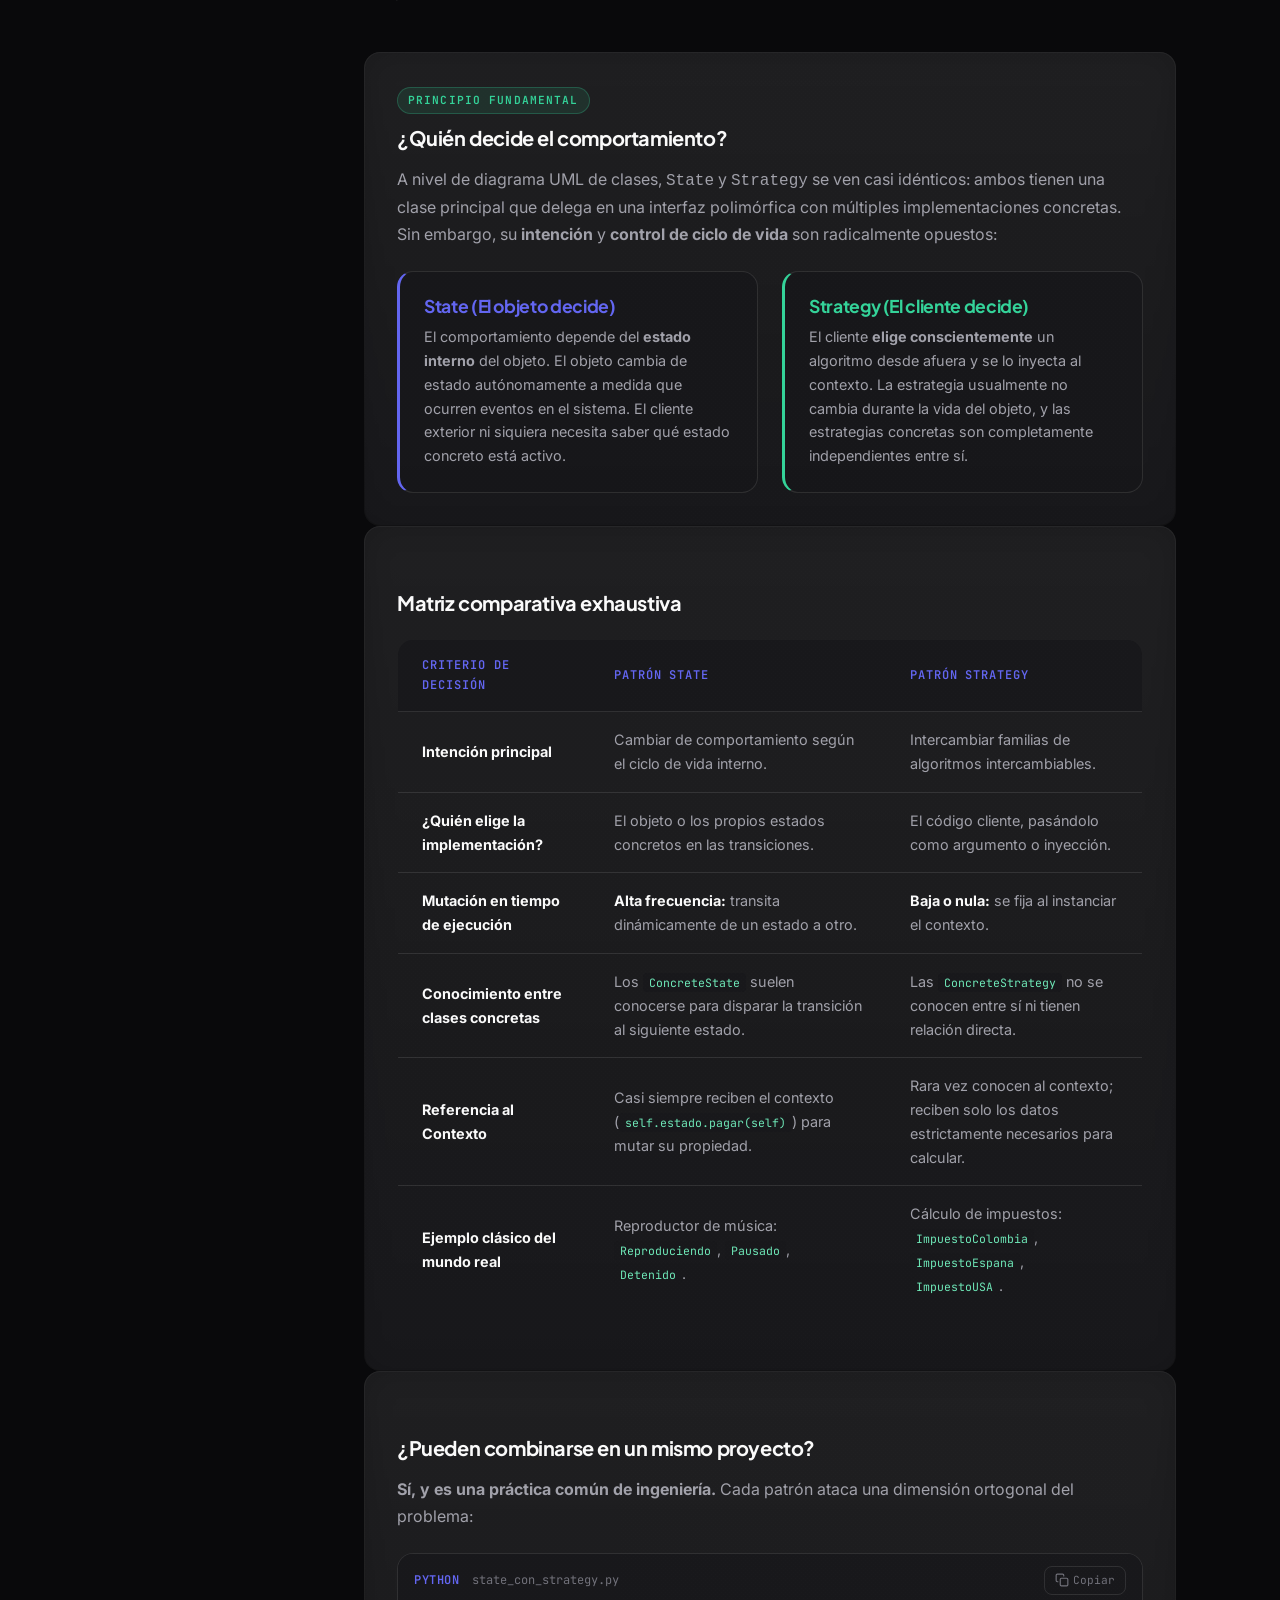
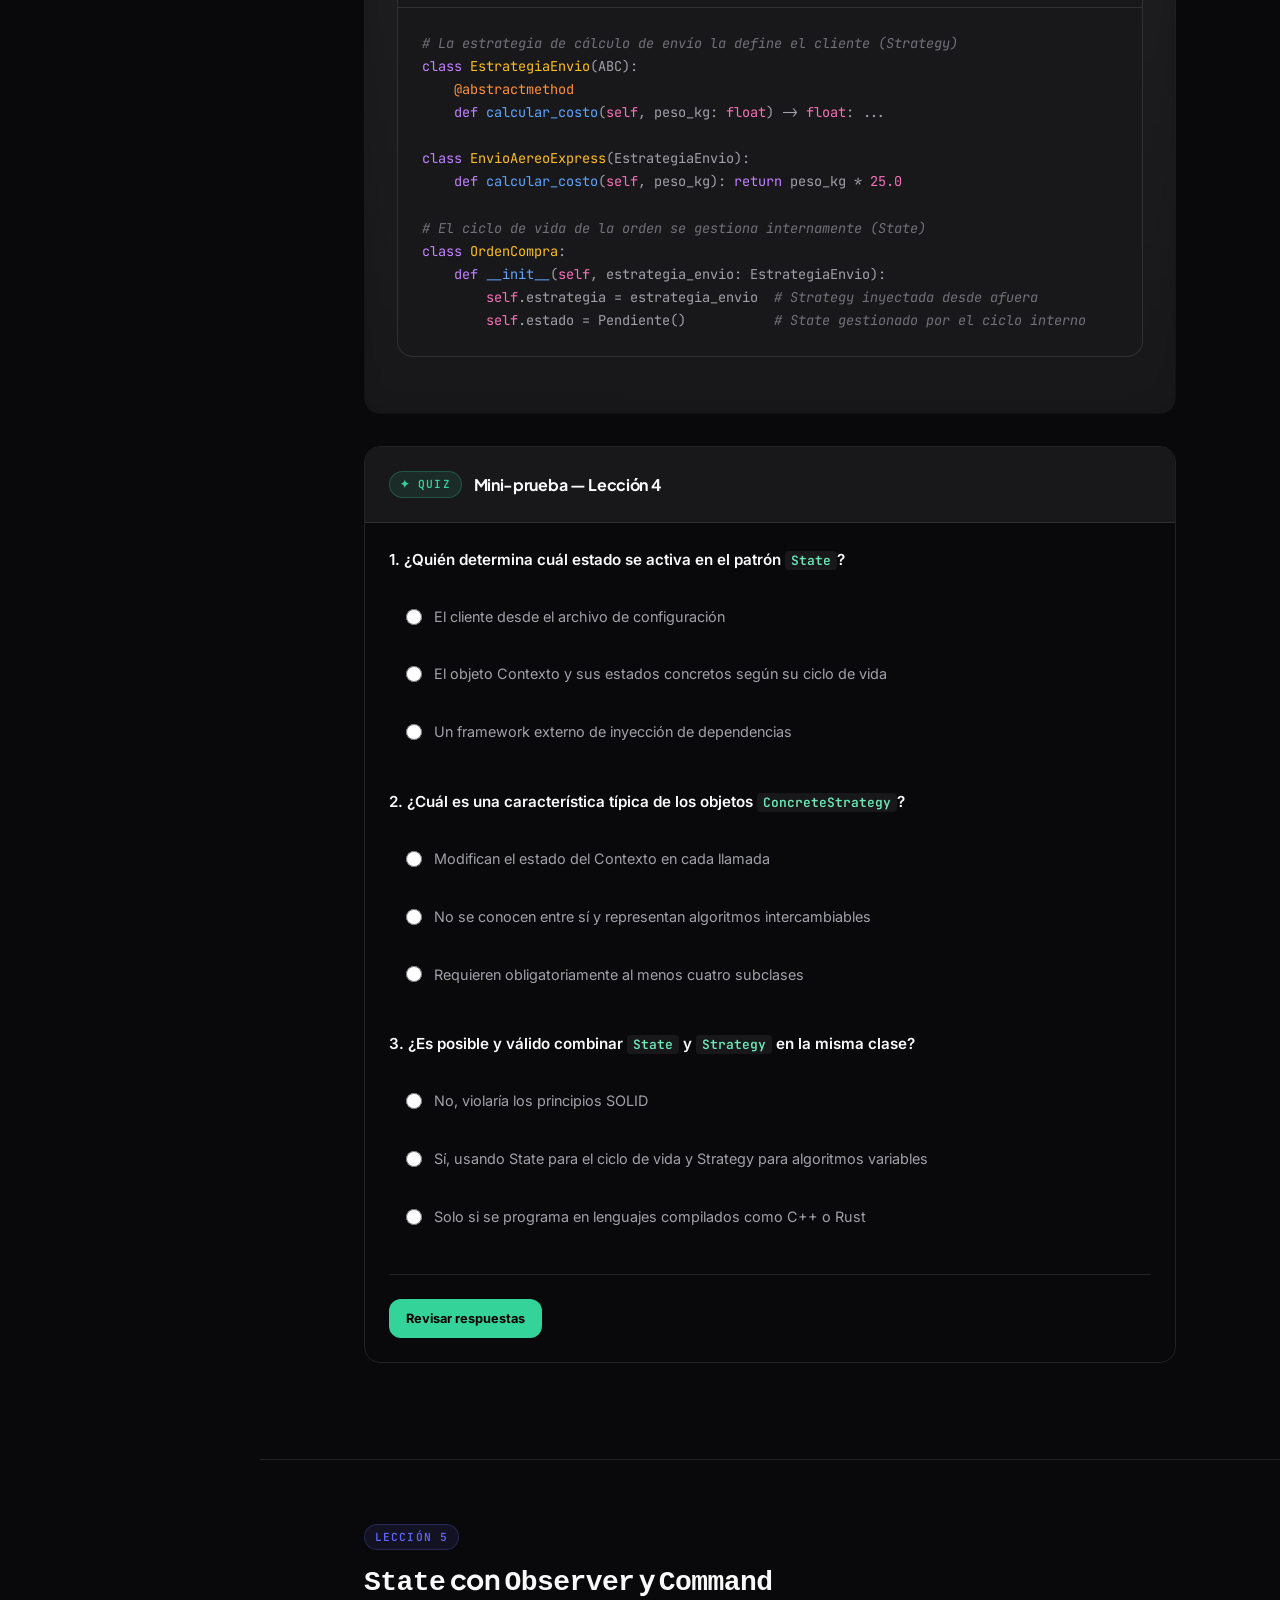
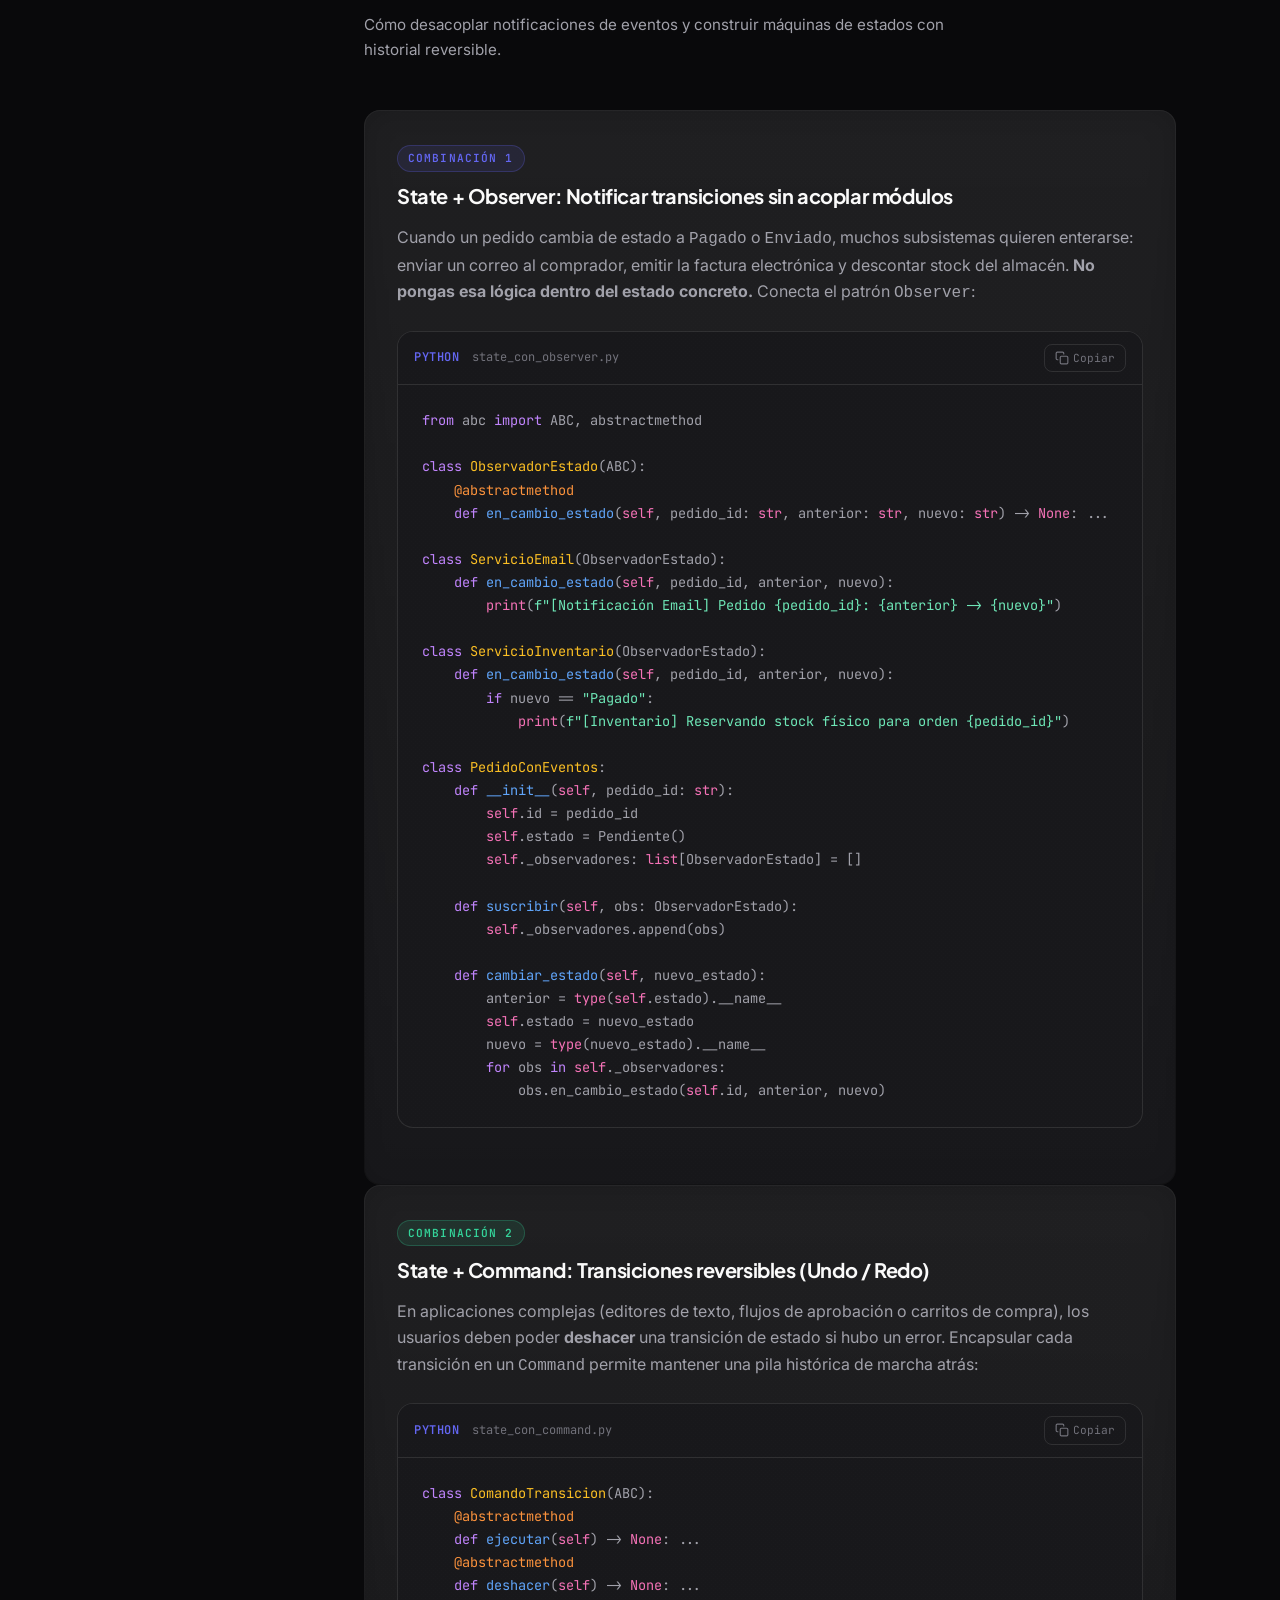
<file: lessons/0002-anatomia-estado-state.html>
<!DOCTYPE html>
<html lang="es">
<head>
<meta charset="UTF-8">
<meta http-equiv="refresh" content="0; url=../index.html#lesson-2">
<title>Redirigiendo a Lección 2...</title>
<script>window.location.replace("../index.html#lesson-2");</script>
</head>
<body style="background:#09090b; color:#fafafa; font-family:sans-serif; text-align:center; padding-top:20vh;">
<p>Redirigiendo a la lección 2 en la página maestra...</p>
<p><a href="../index.html#lesson-2" style="color:#6366f1;">Haz clic aquí si no eres redirigido automáticamente.</a></p>
</body>
</html>
</file>
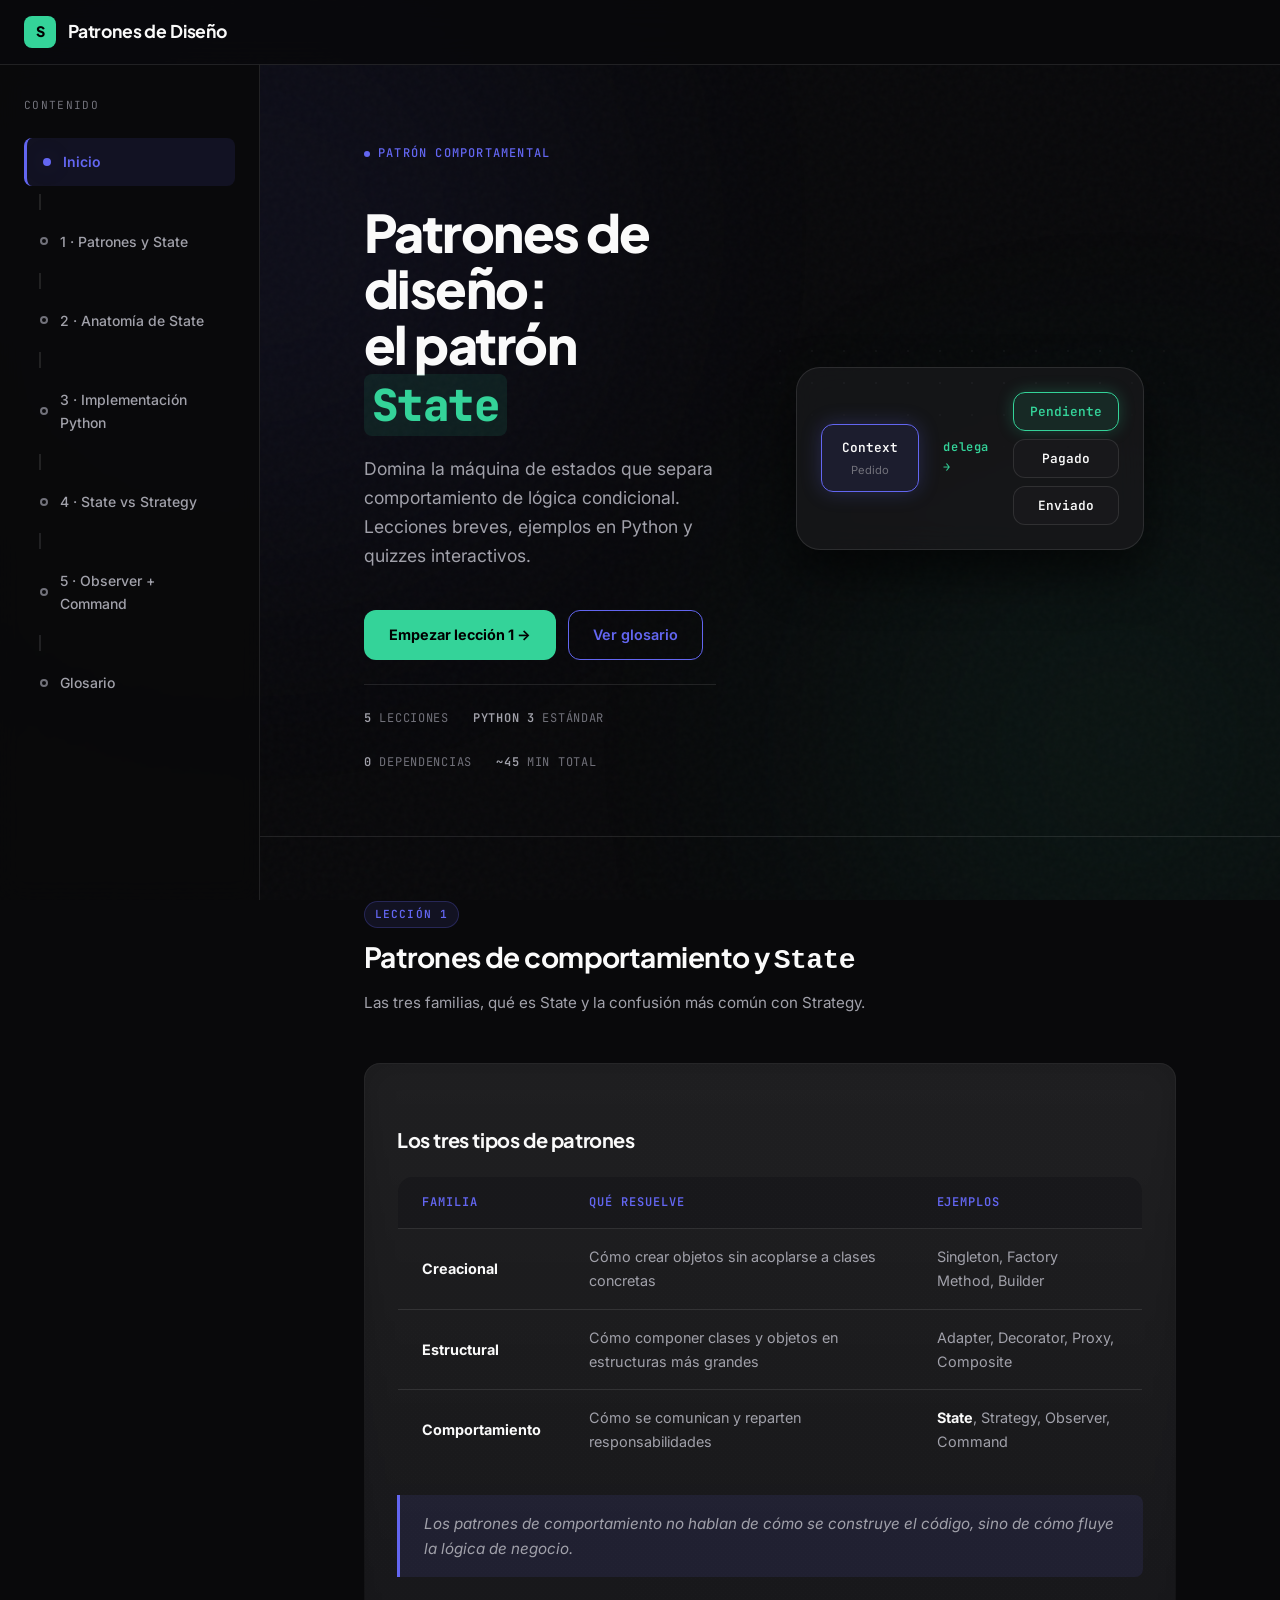
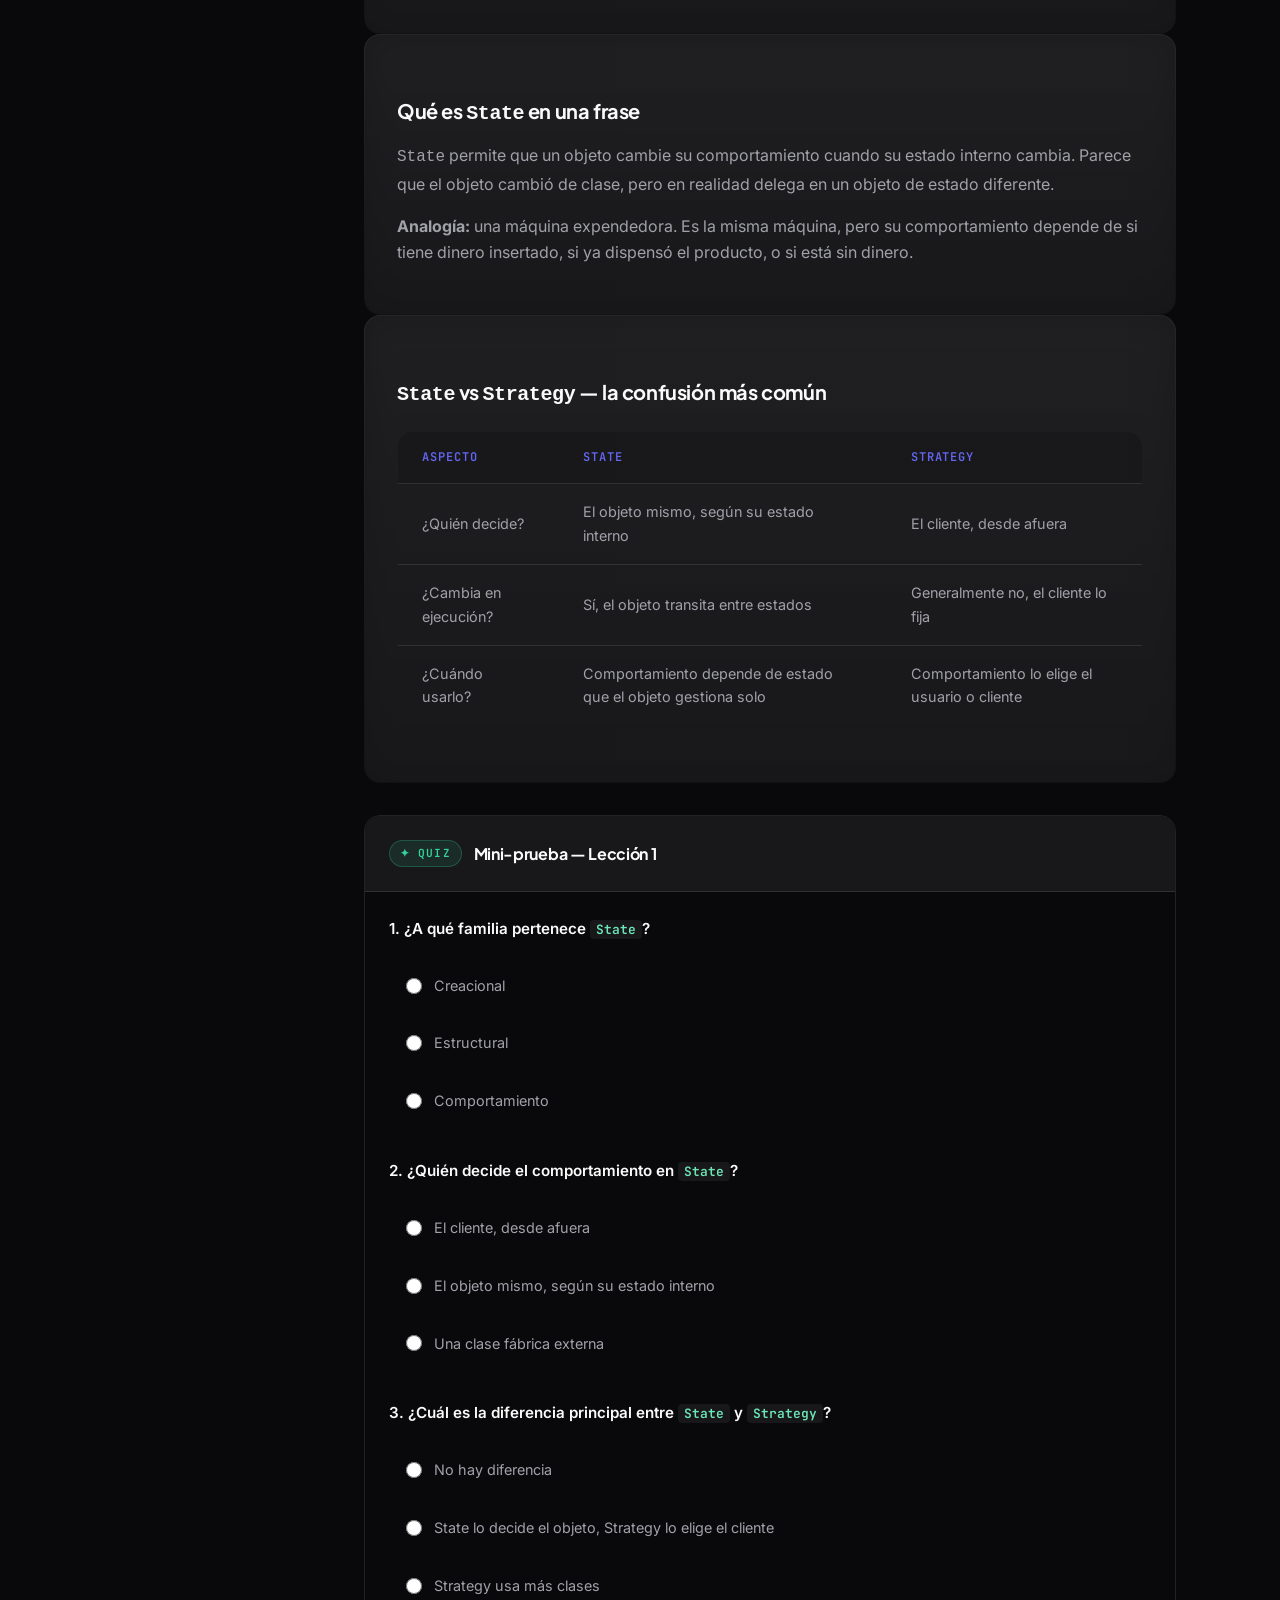
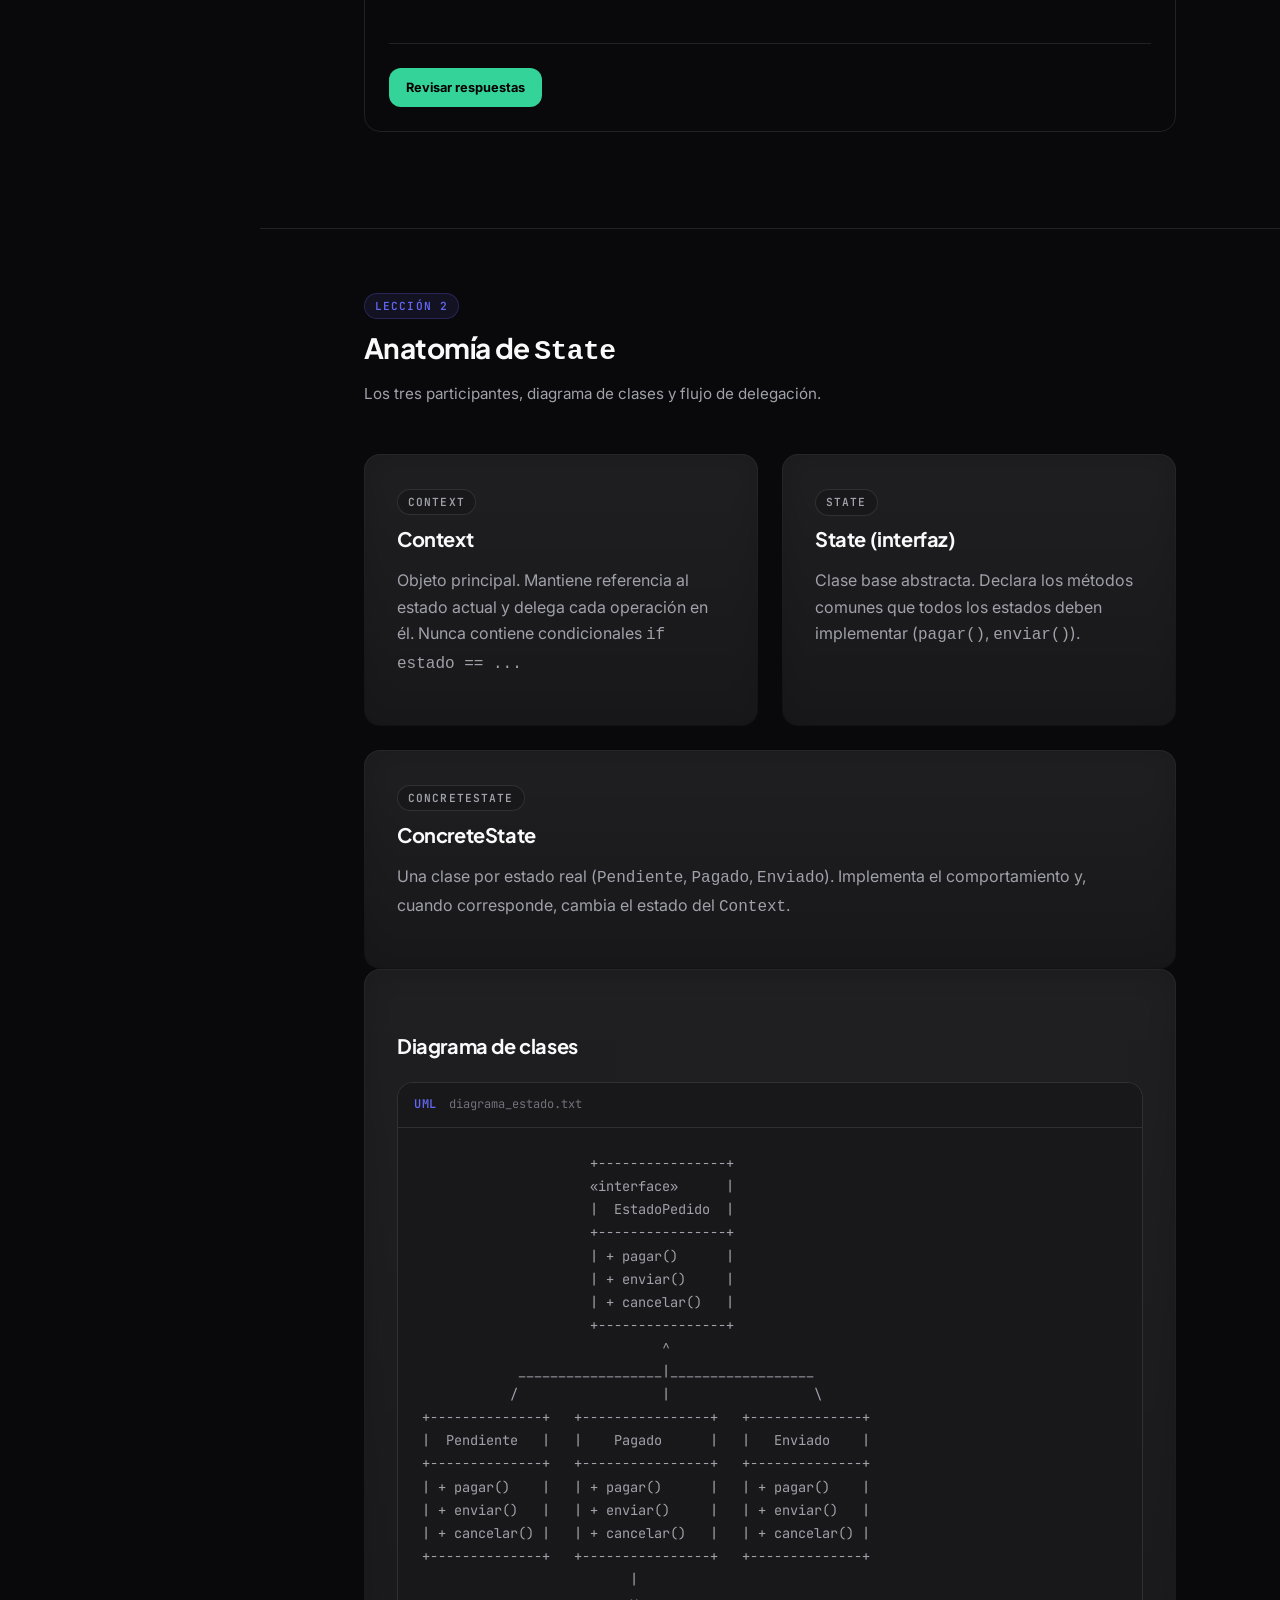
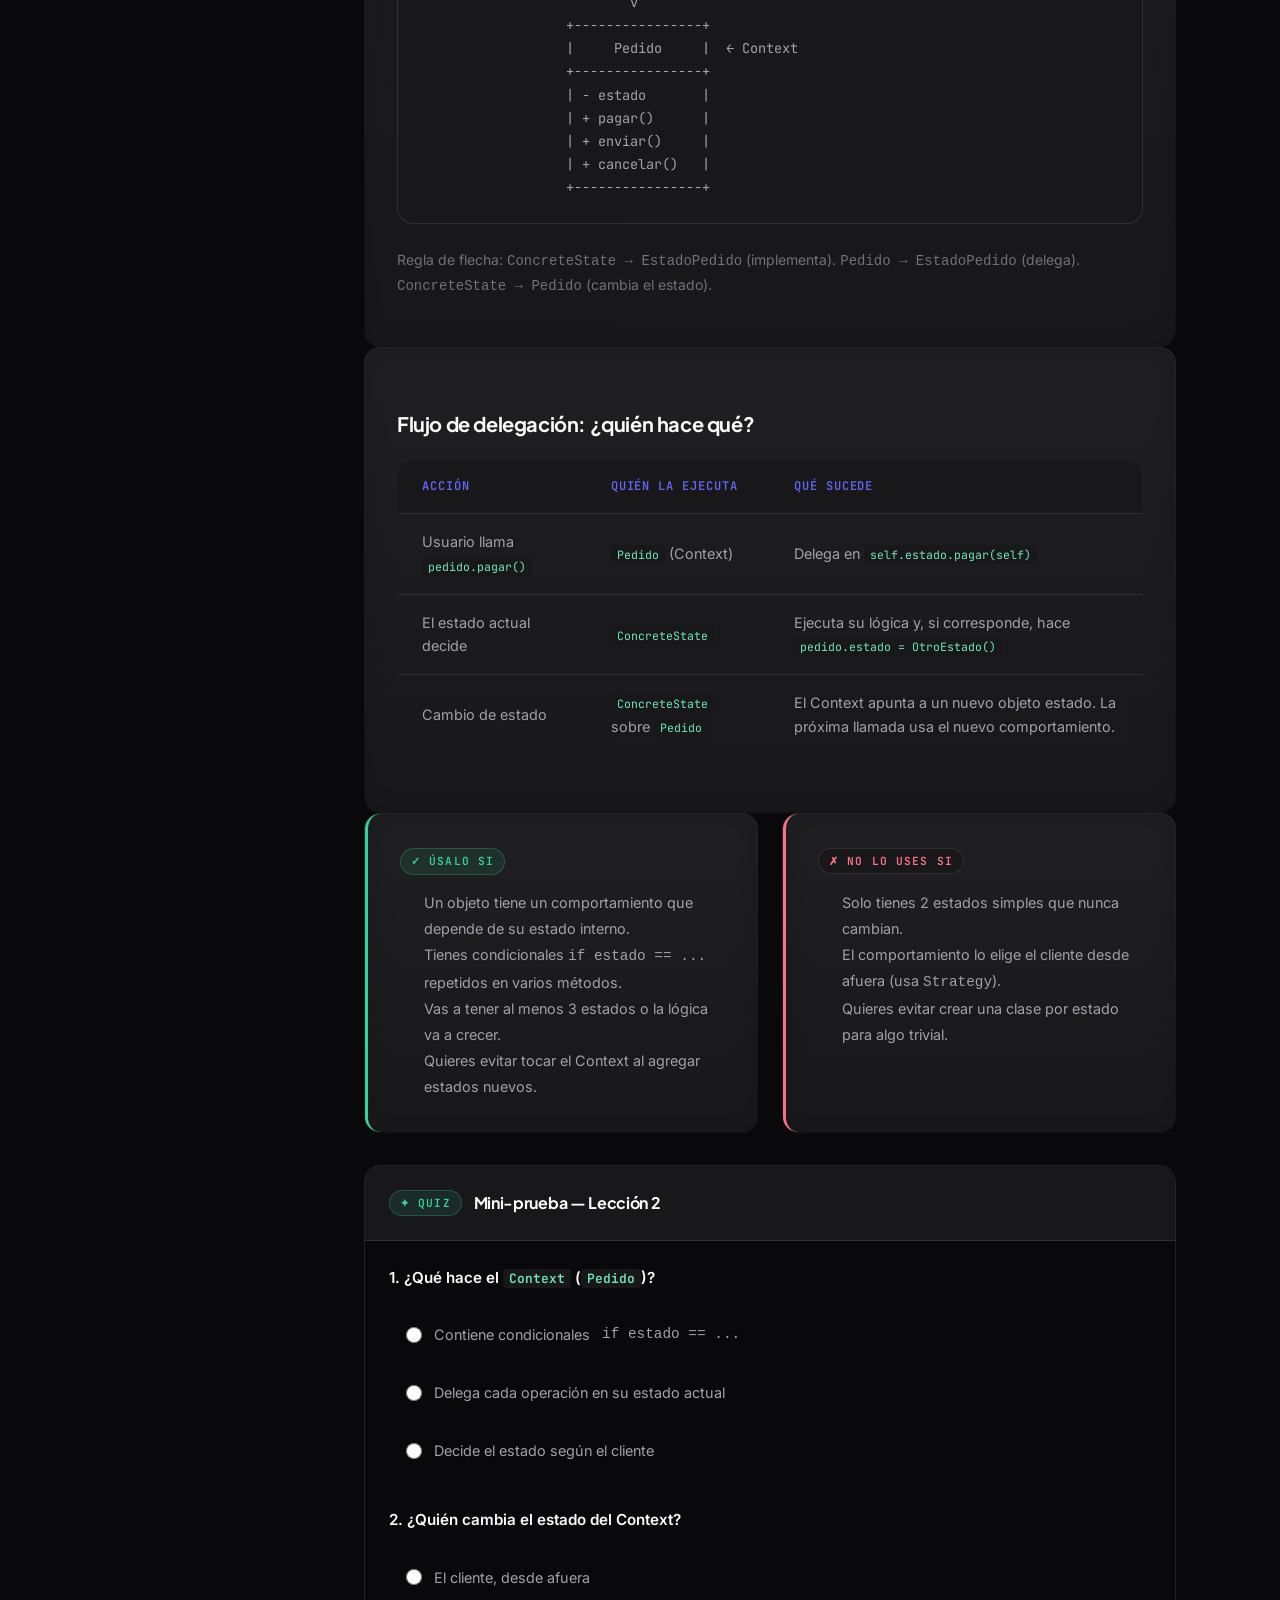
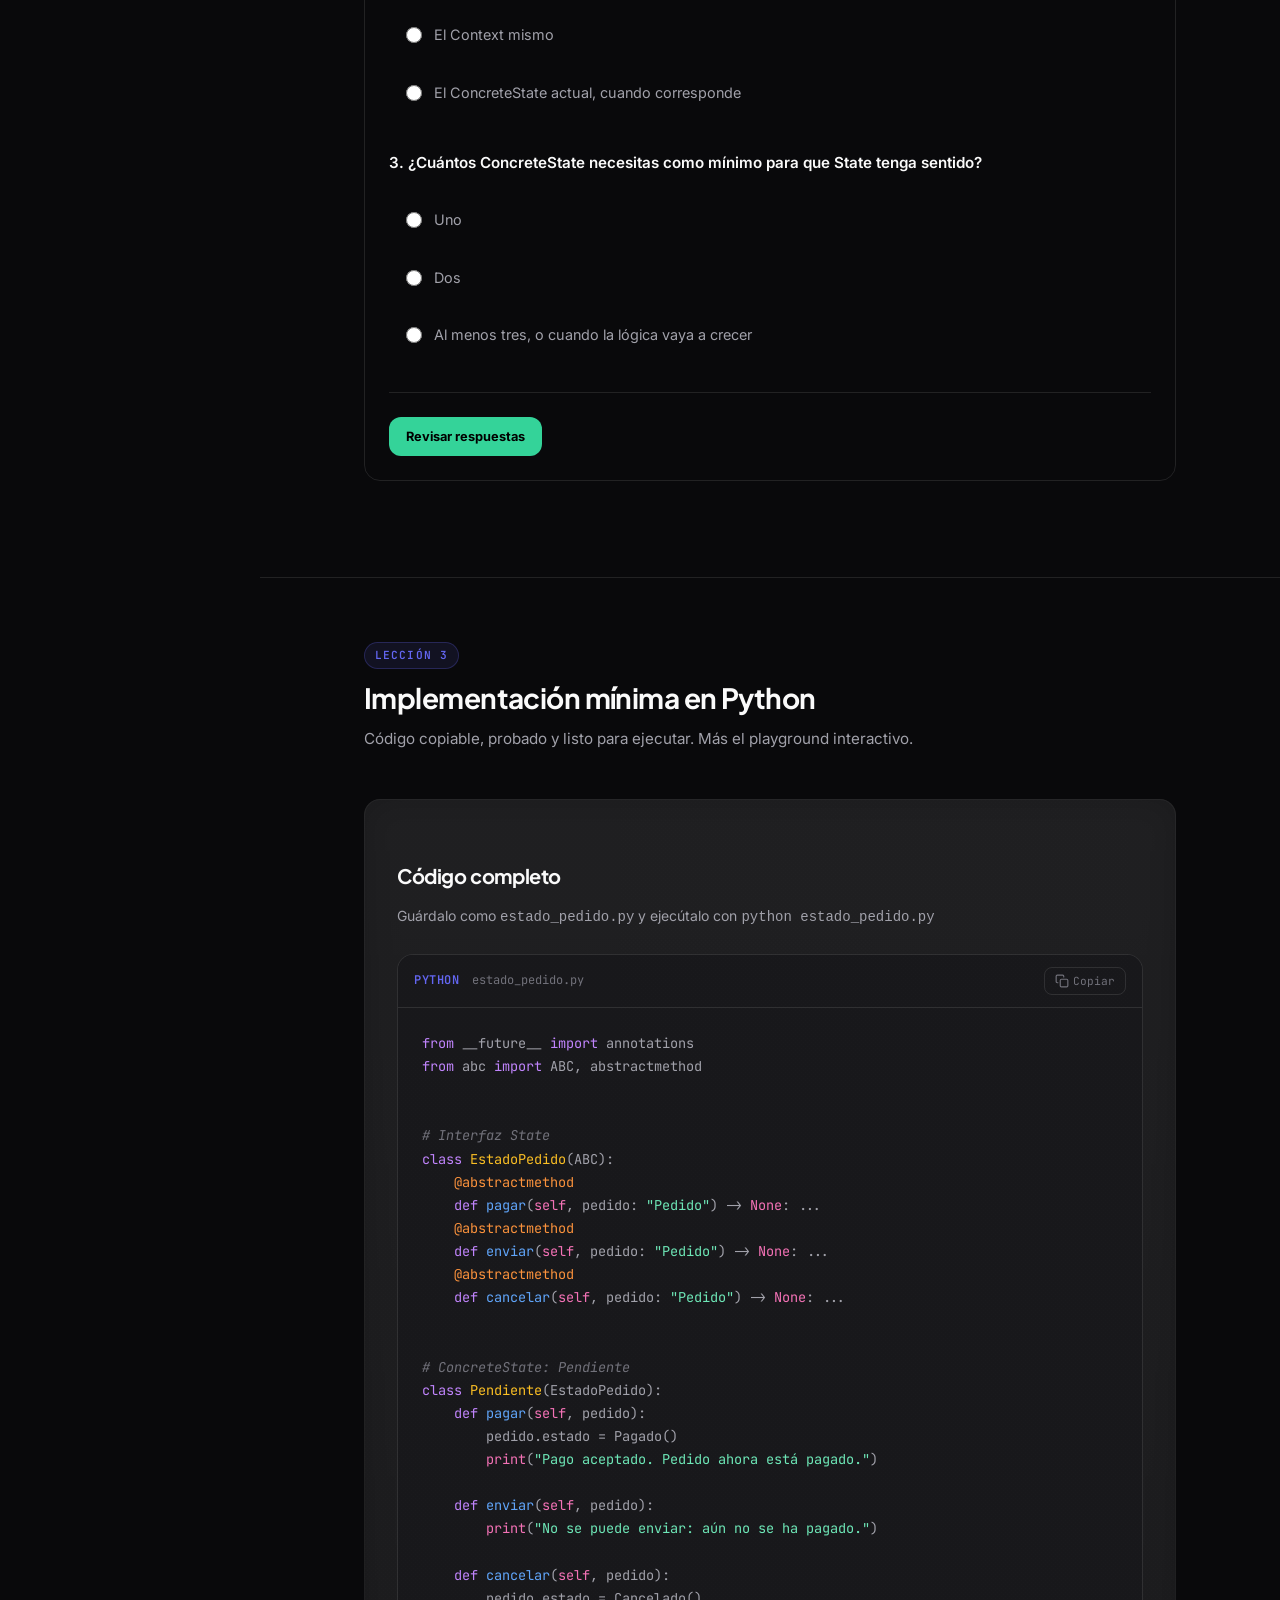
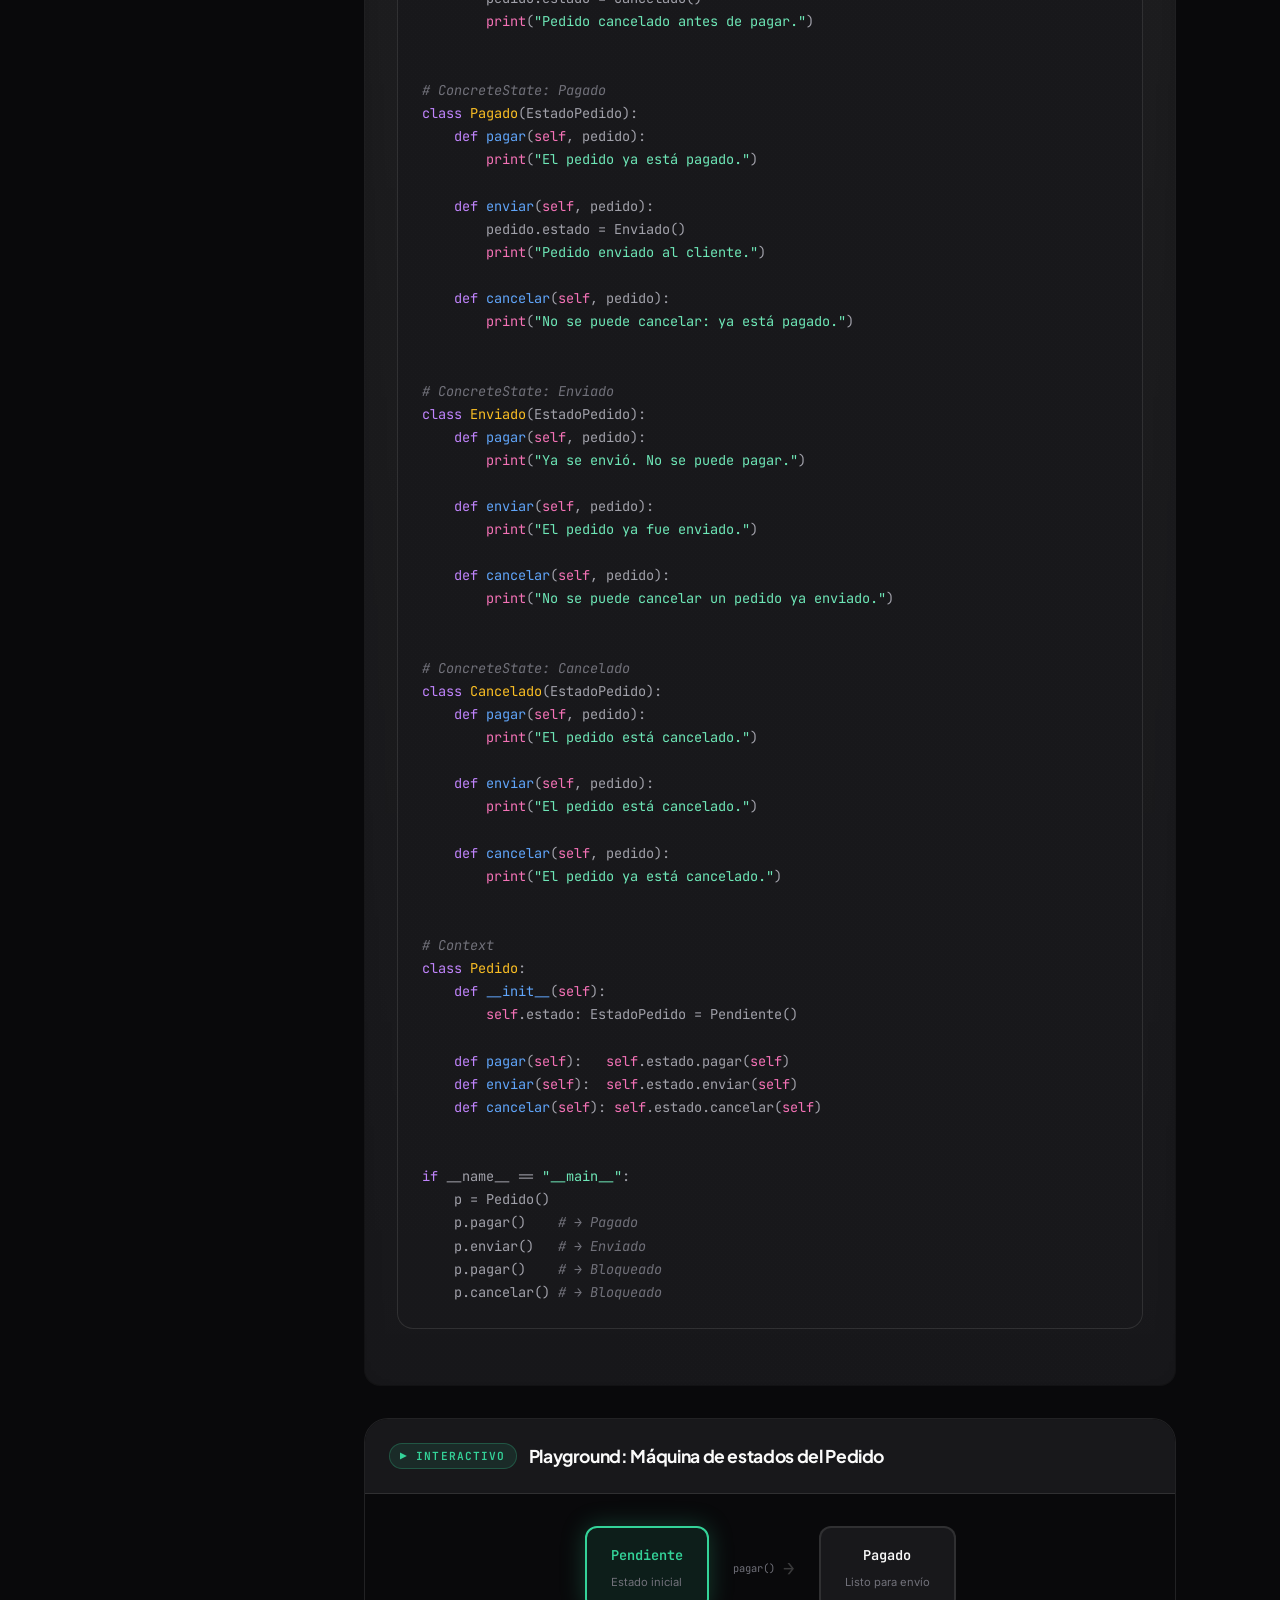
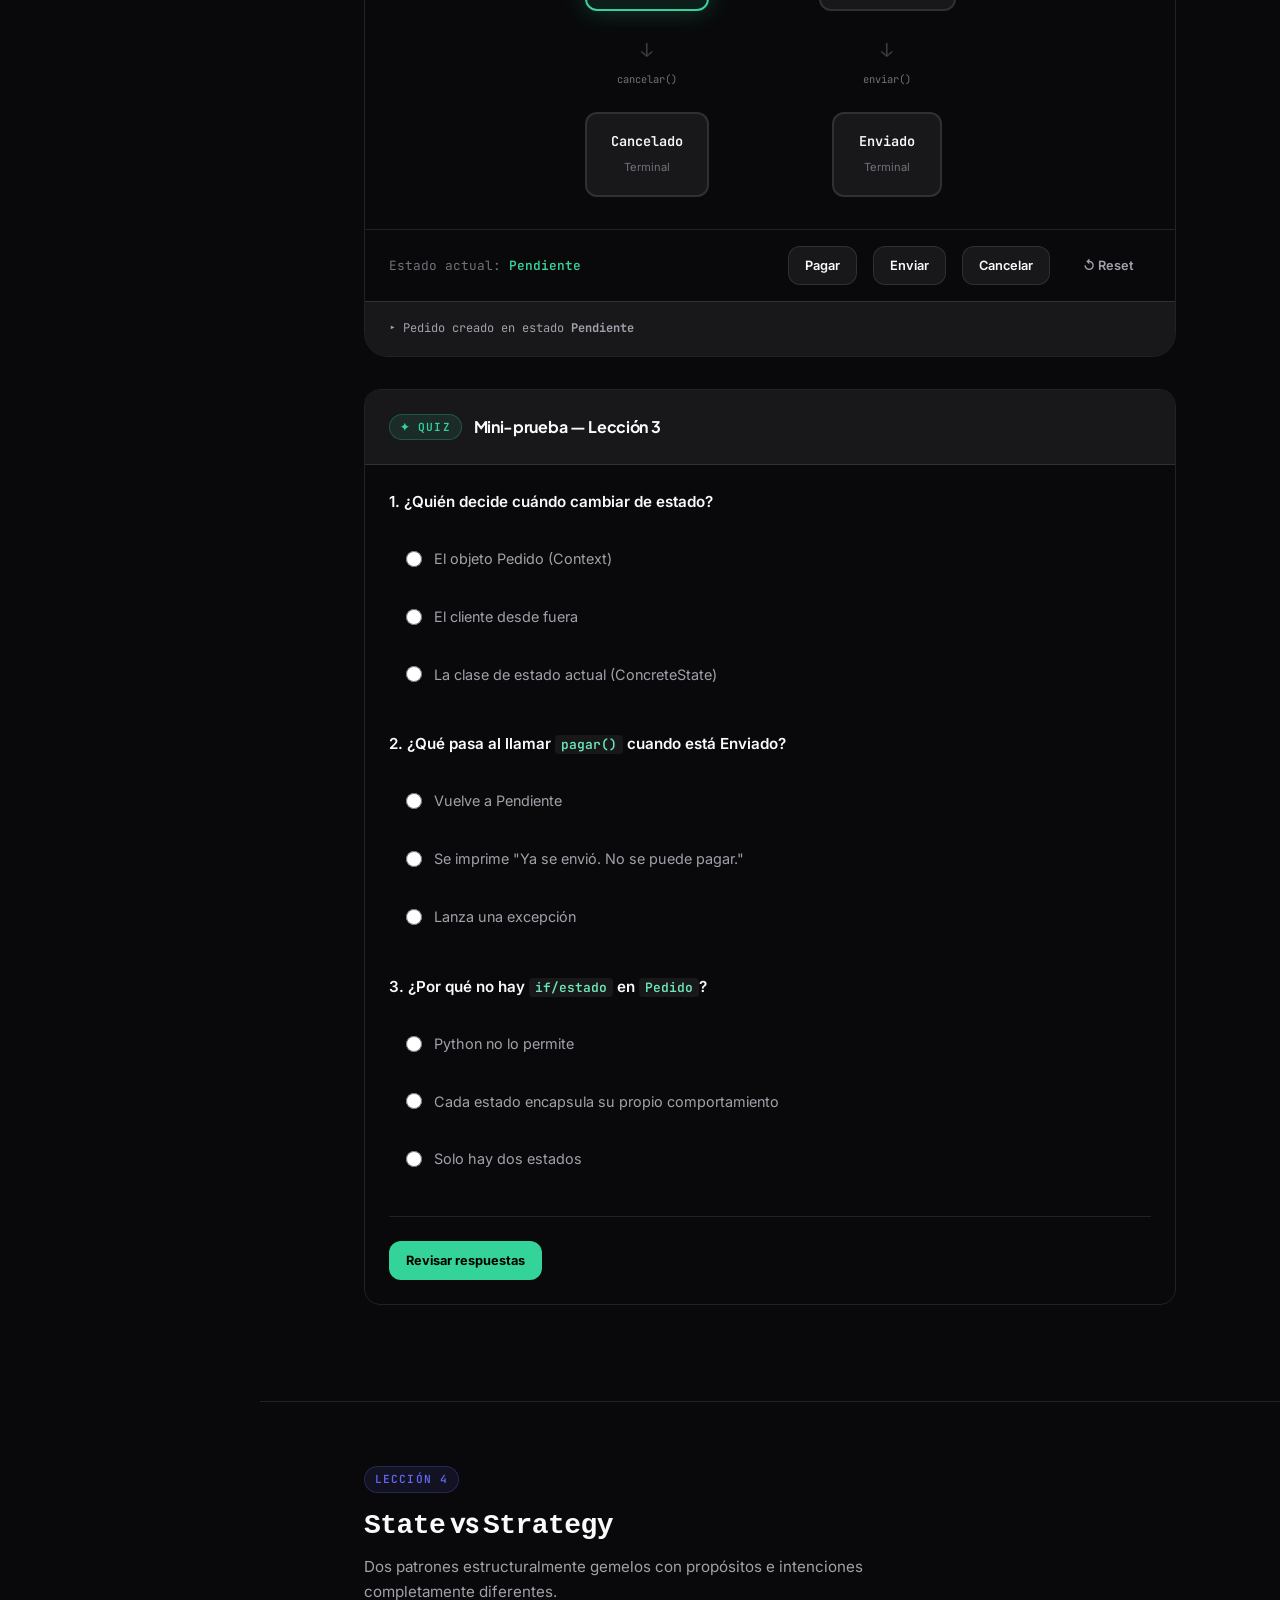
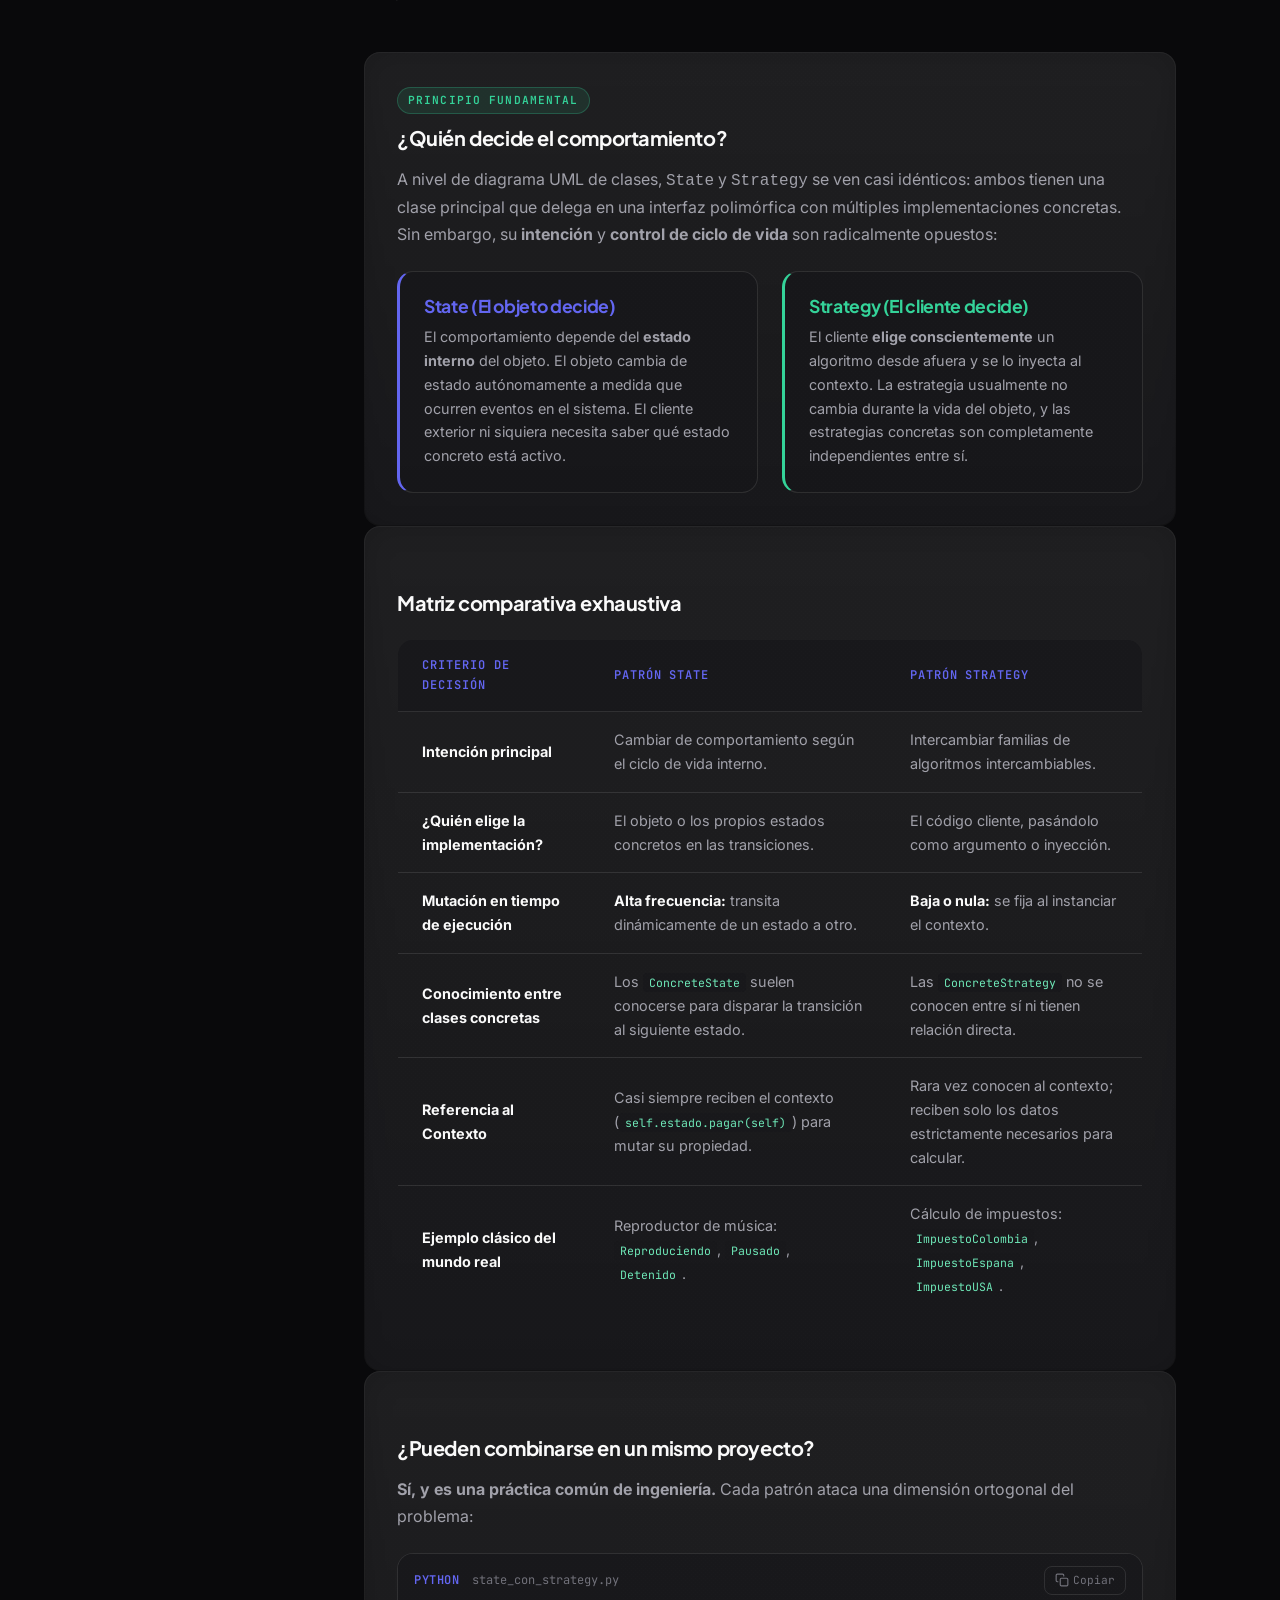
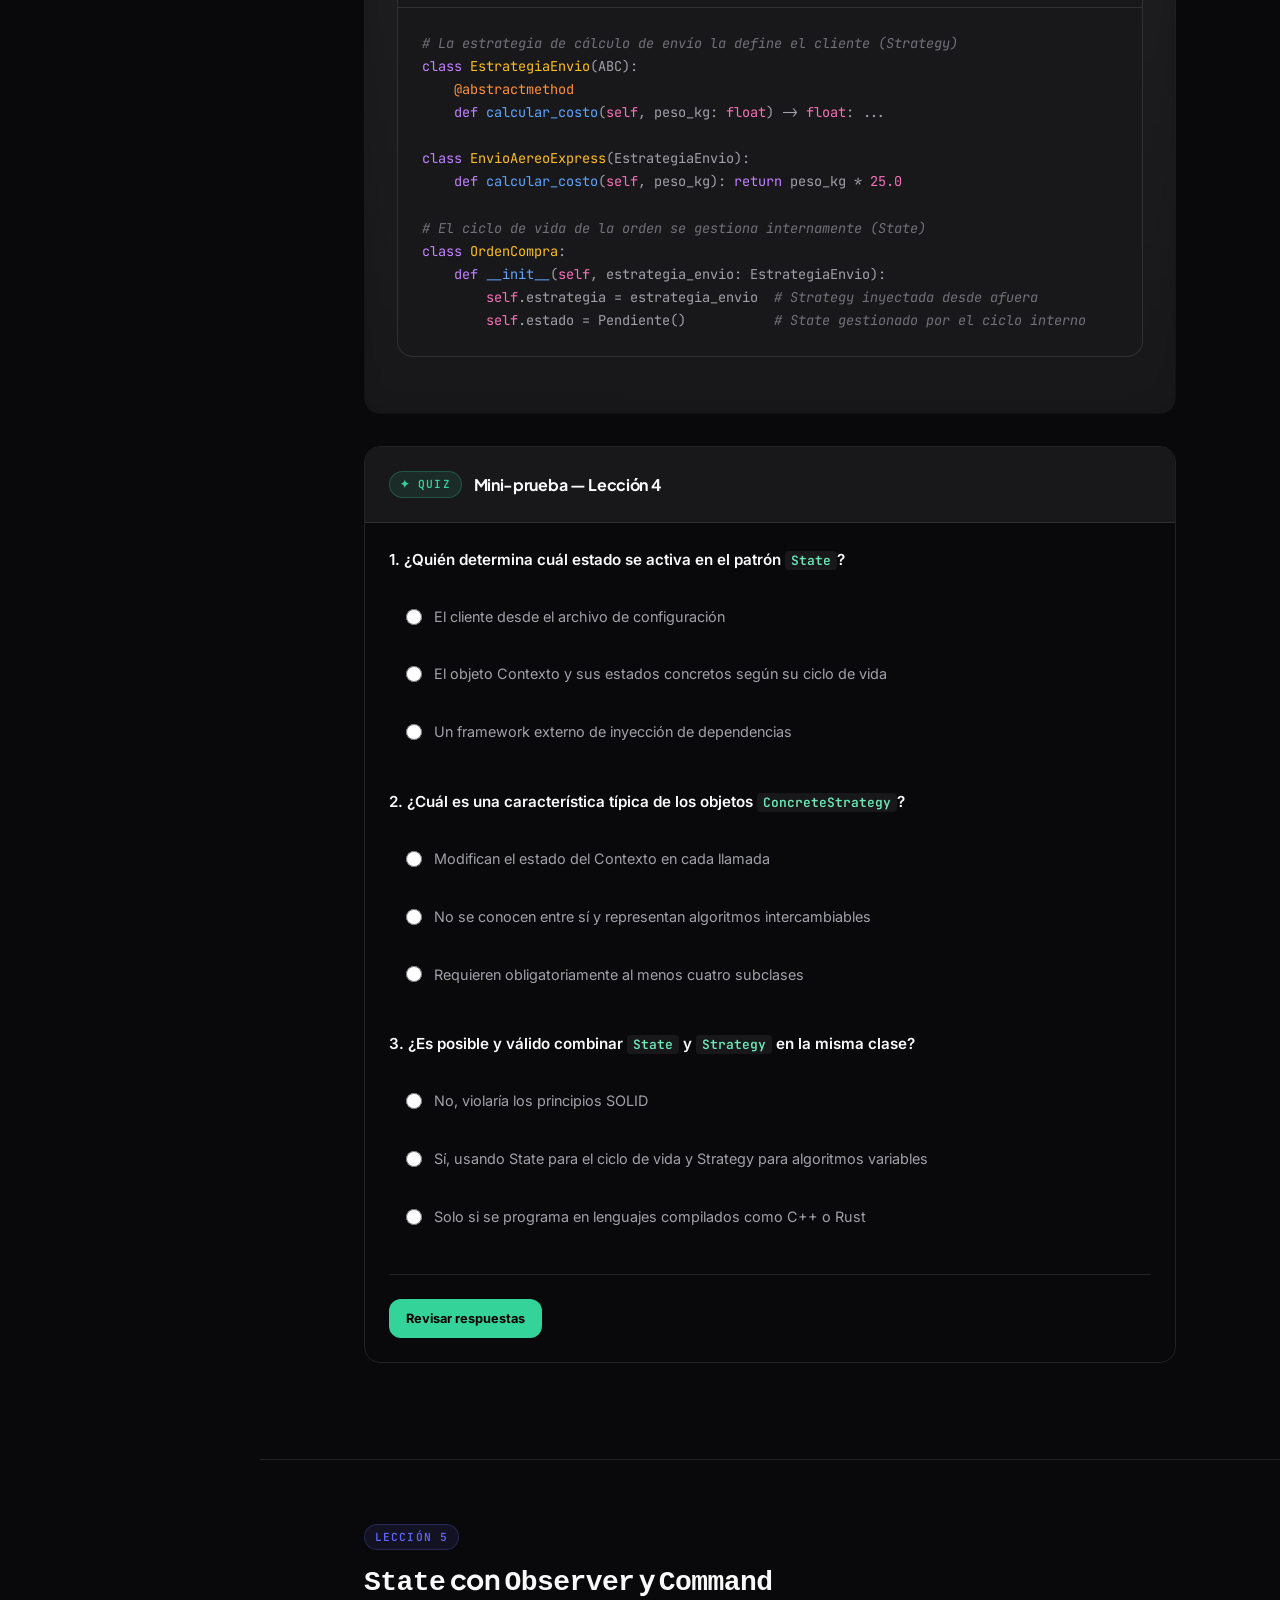
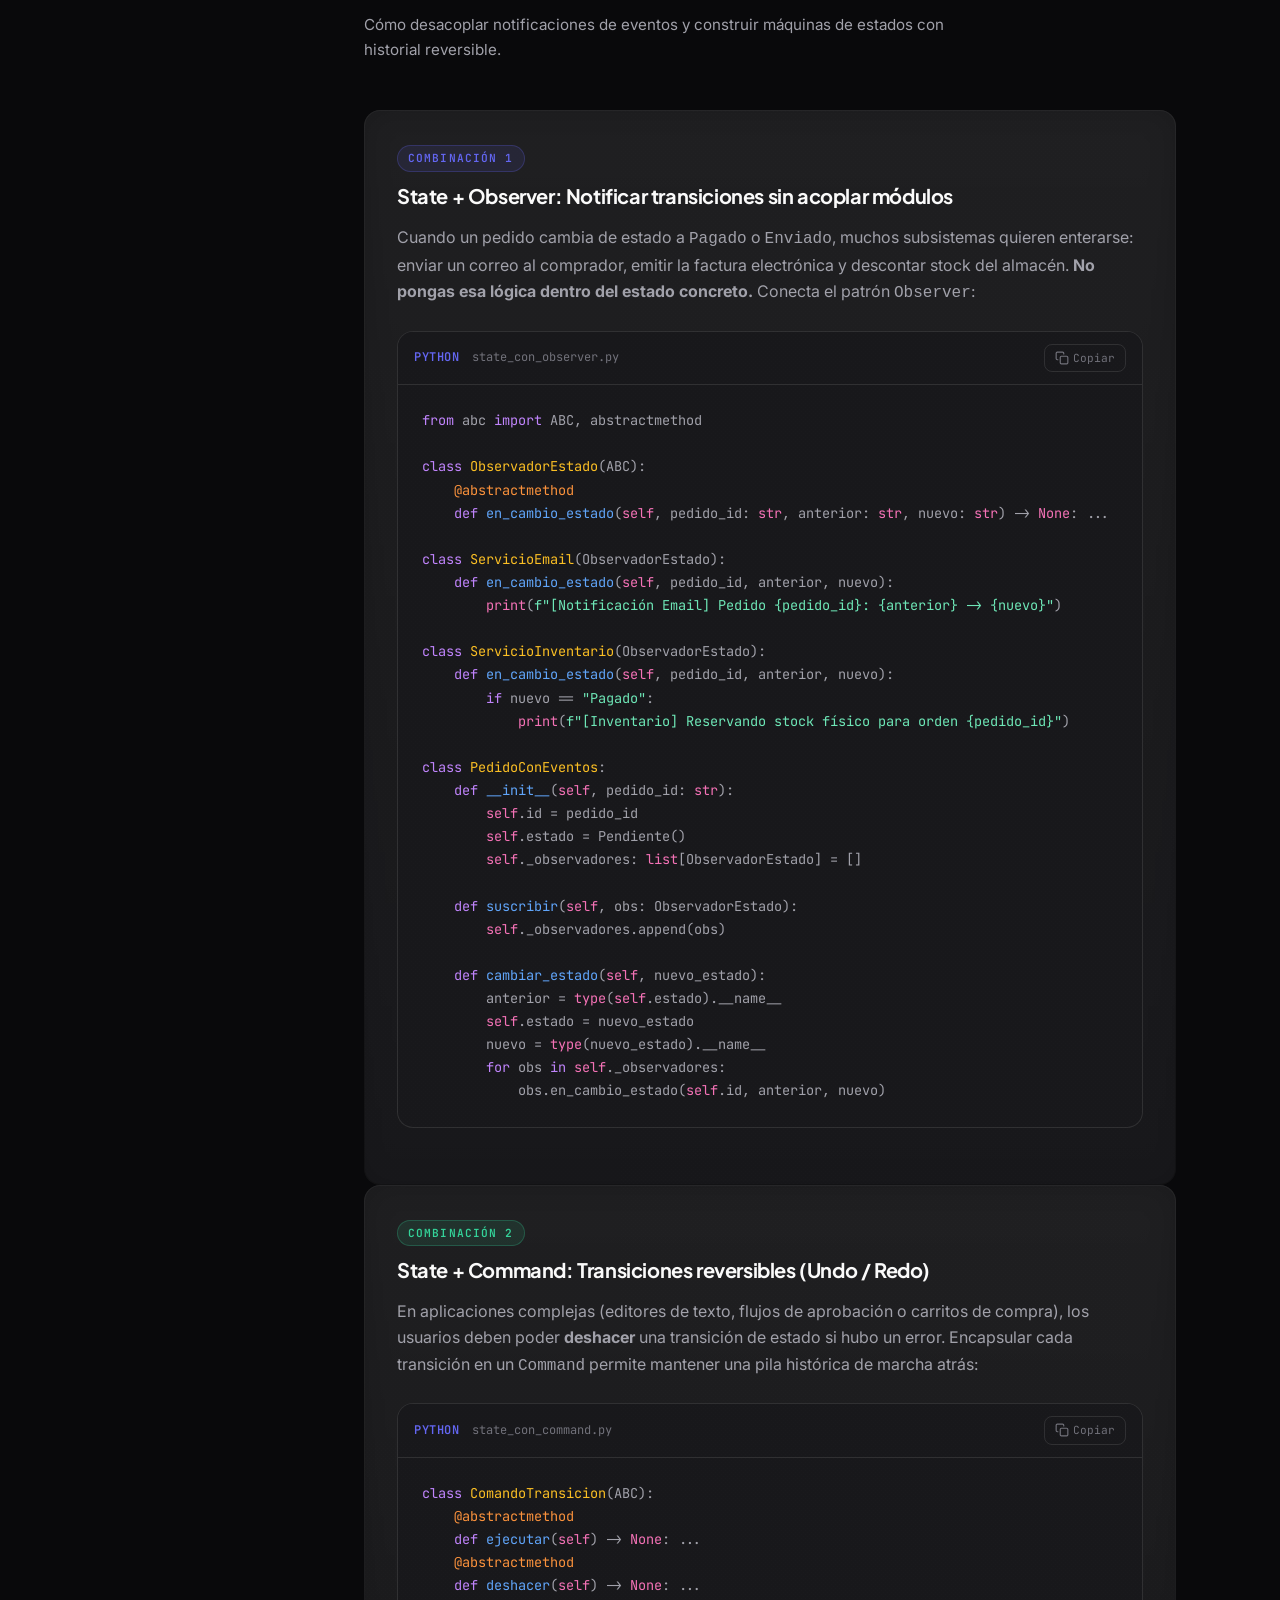
<file: lessons/0003-implementacion-minima-python.html>
<!DOCTYPE html>
<html lang="es">
<head>
<meta charset="UTF-8">
<meta http-equiv="refresh" content="0; url=../index.html#lesson-3">
<title>Redirigiendo a Lección 3...</title>
<script>window.location.replace("../index.html#lesson-3");</script>
</head>
<body style="background:#09090b; color:#fafafa; font-family:sans-serif; text-align:center; padding-top:20vh;">
<p>Redirigiendo a la lección 3 en la página maestra...</p>
<p><a href="../index.html#lesson-3" style="color:#6366f1;">Haz clic aquí si no eres redirigido automáticamente.</a></p>
</body>
</html>
</file>
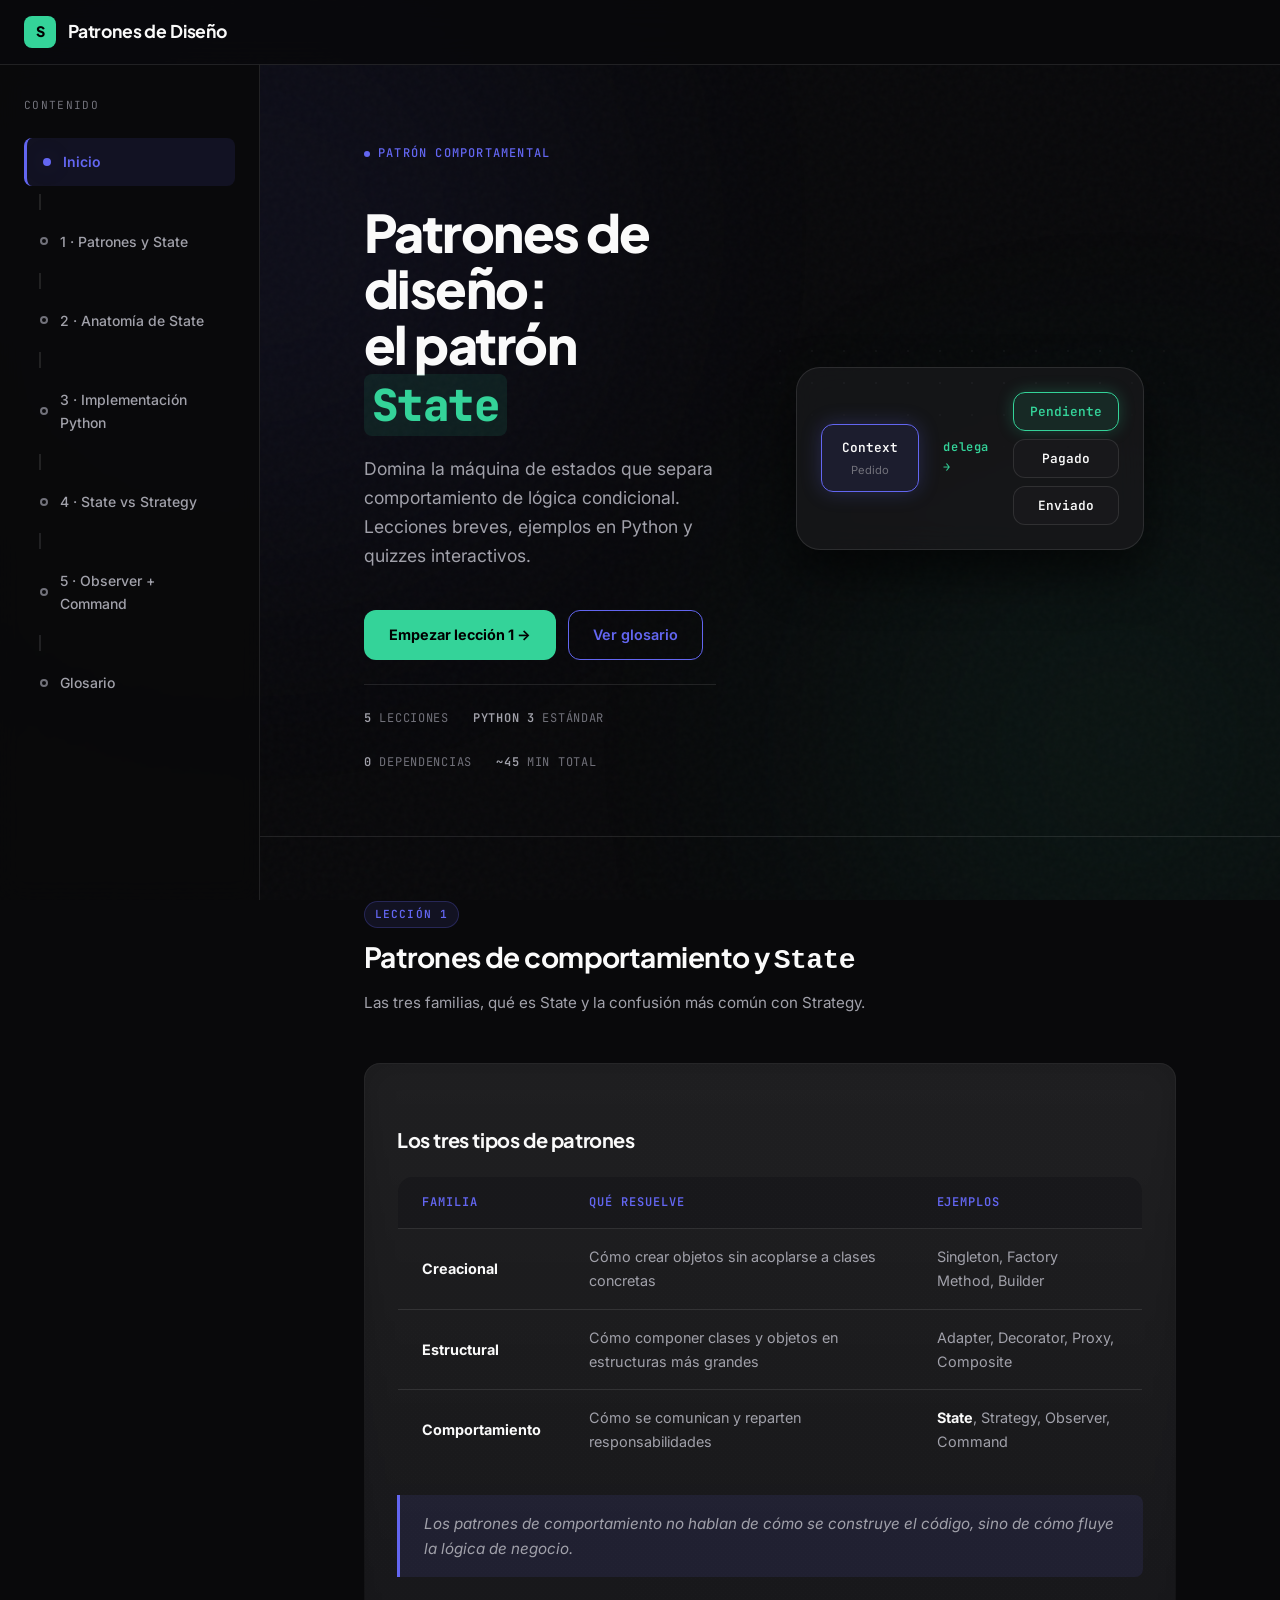
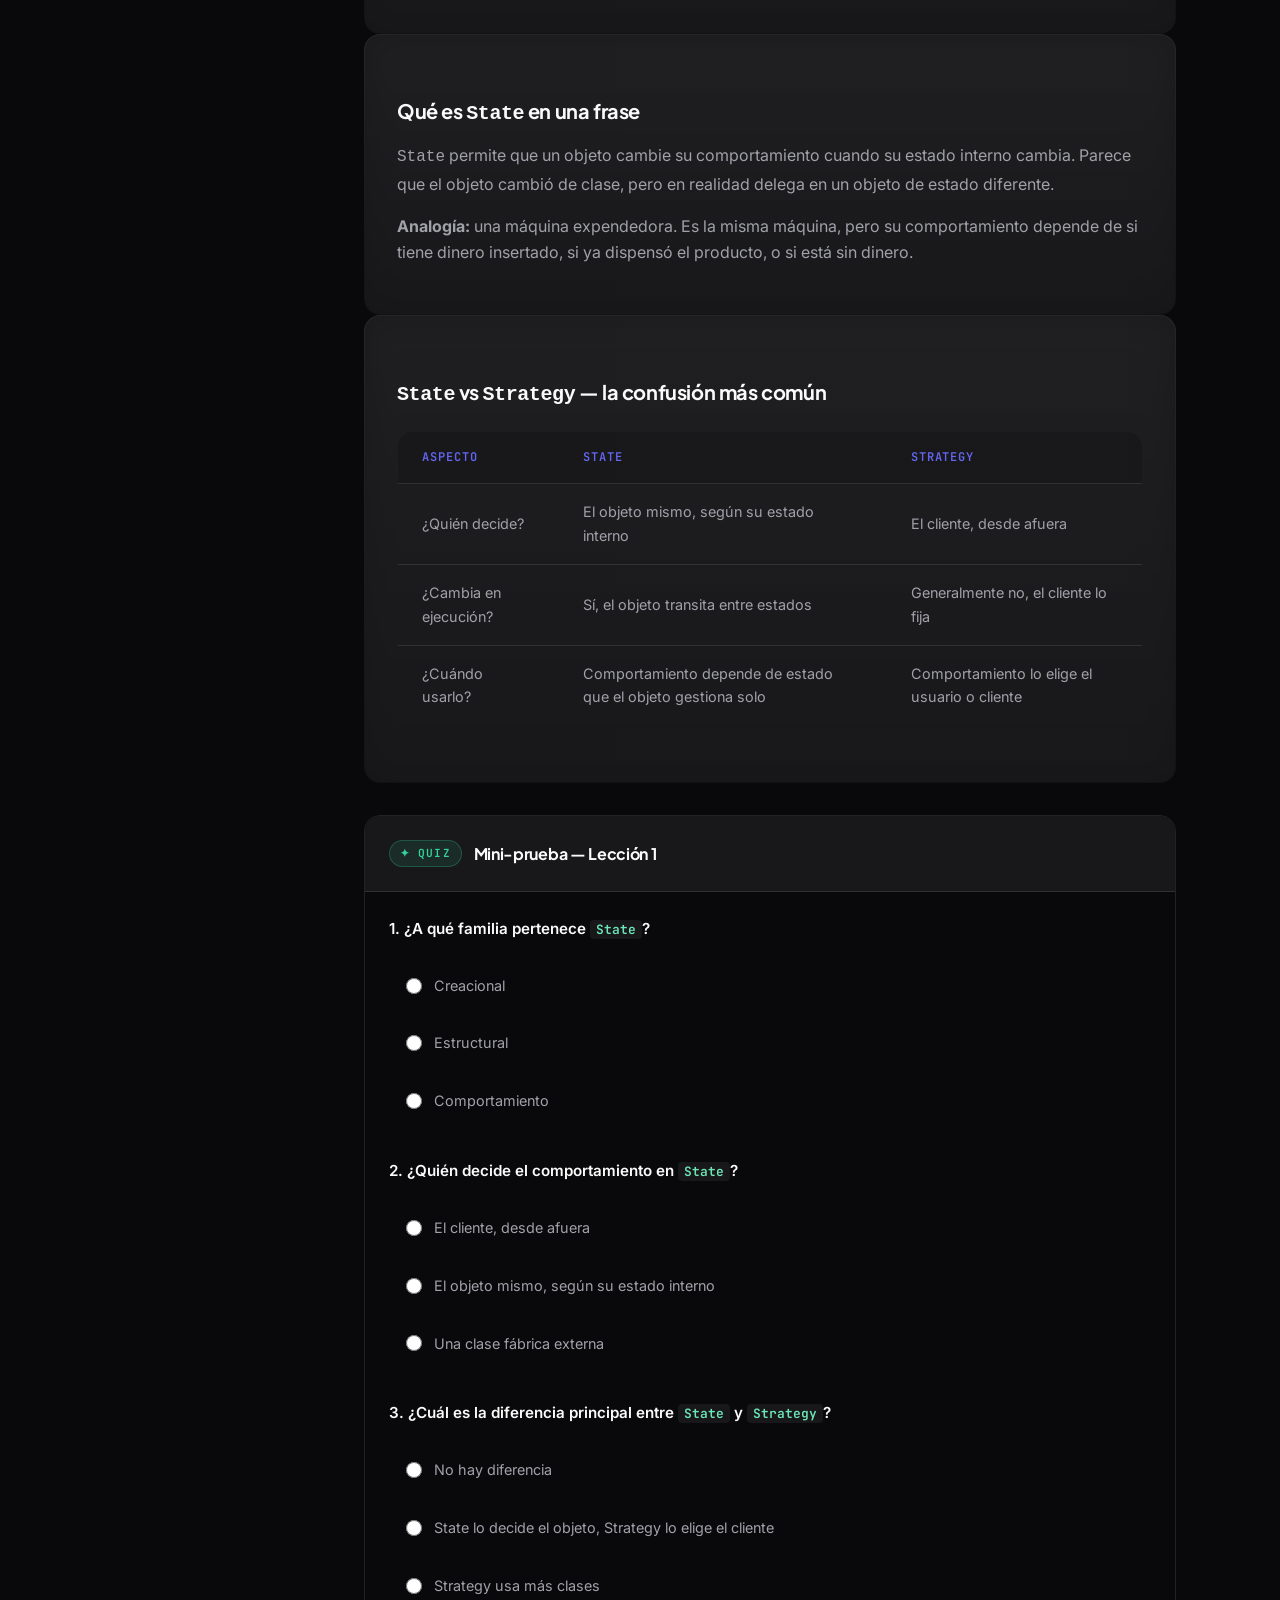
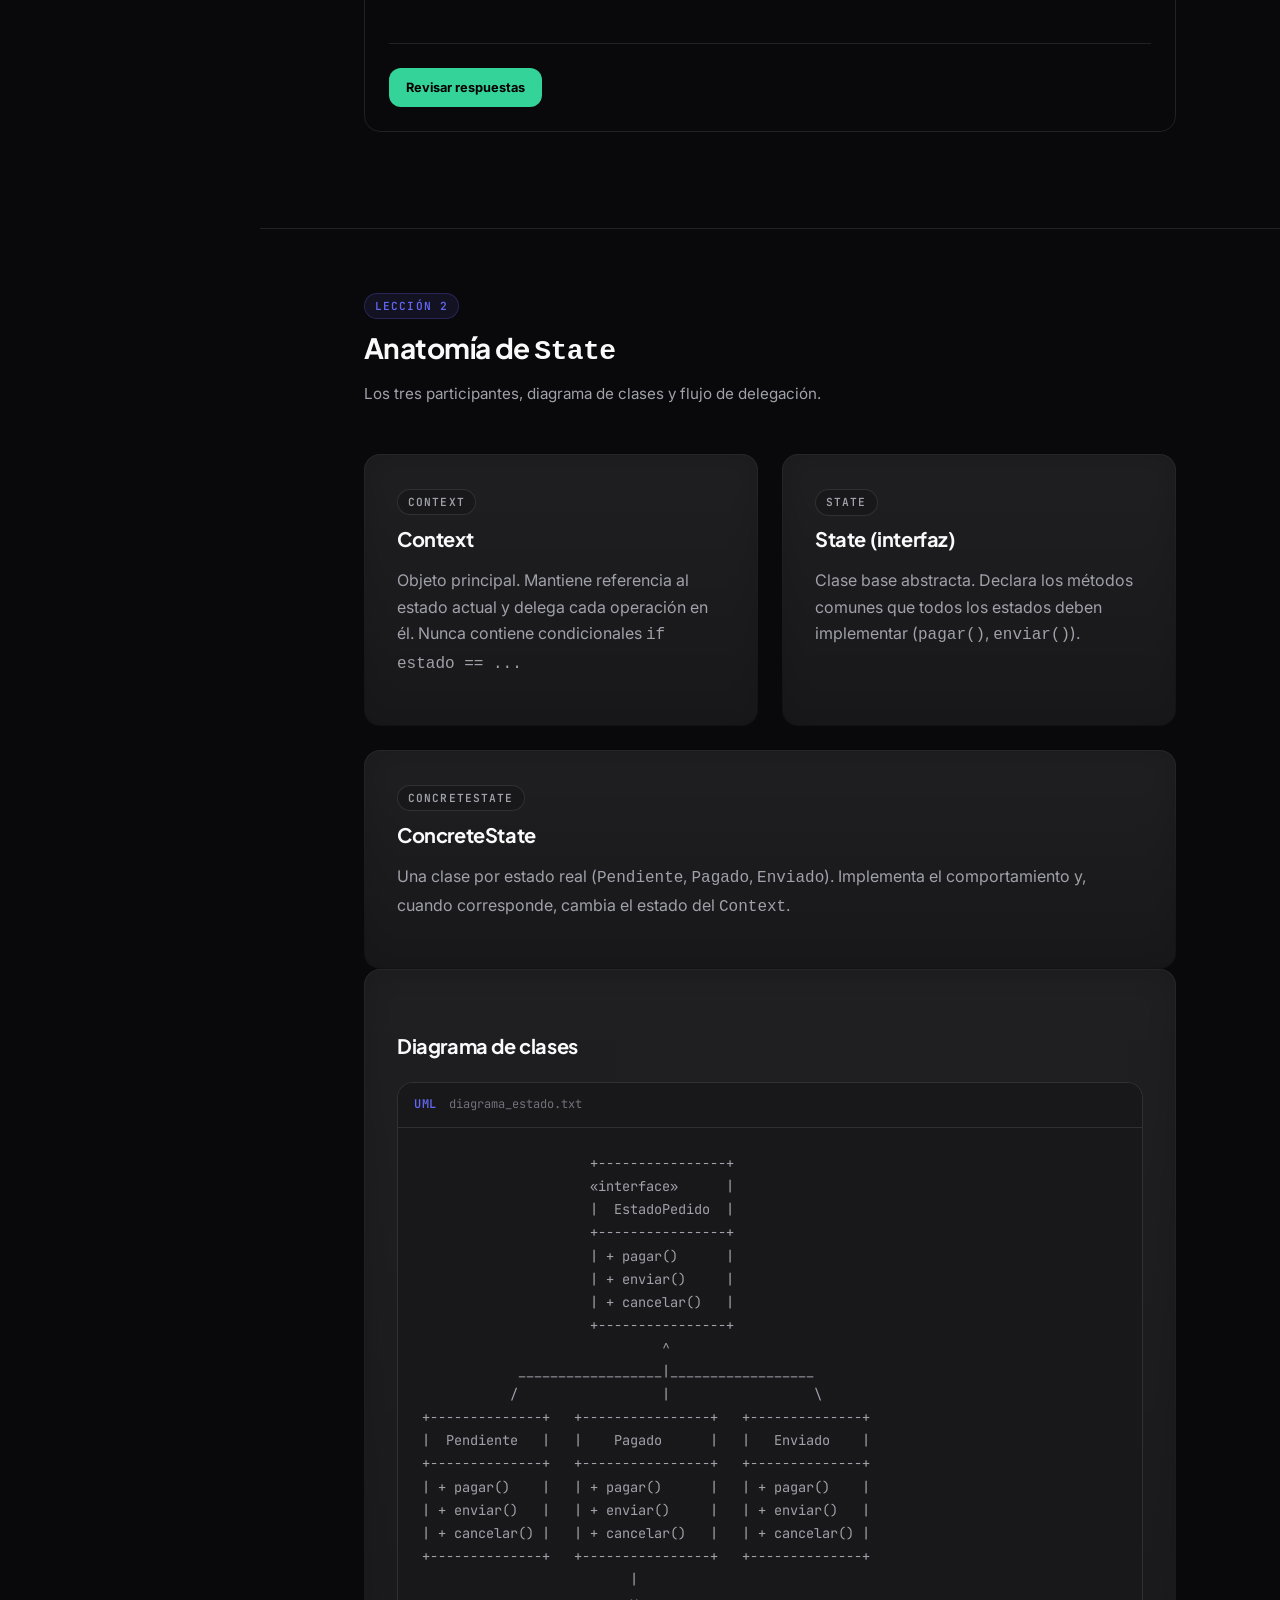
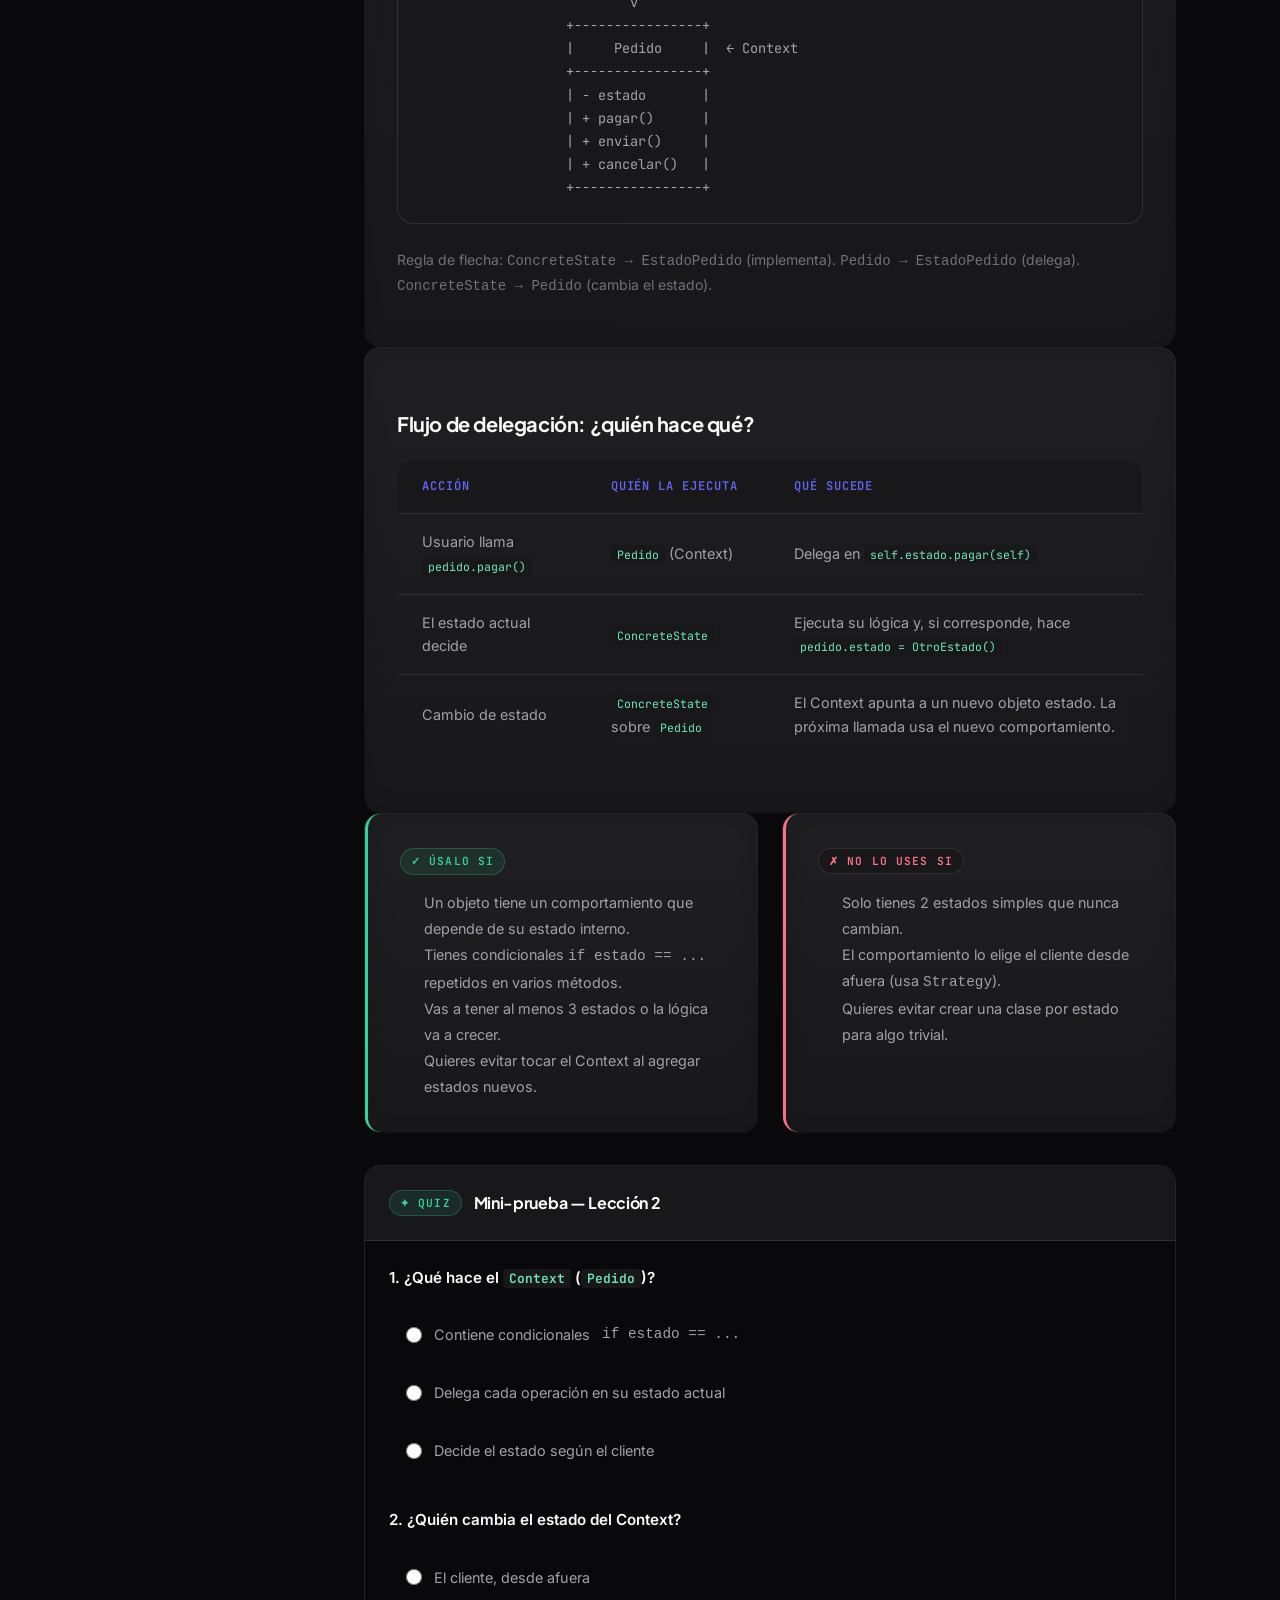
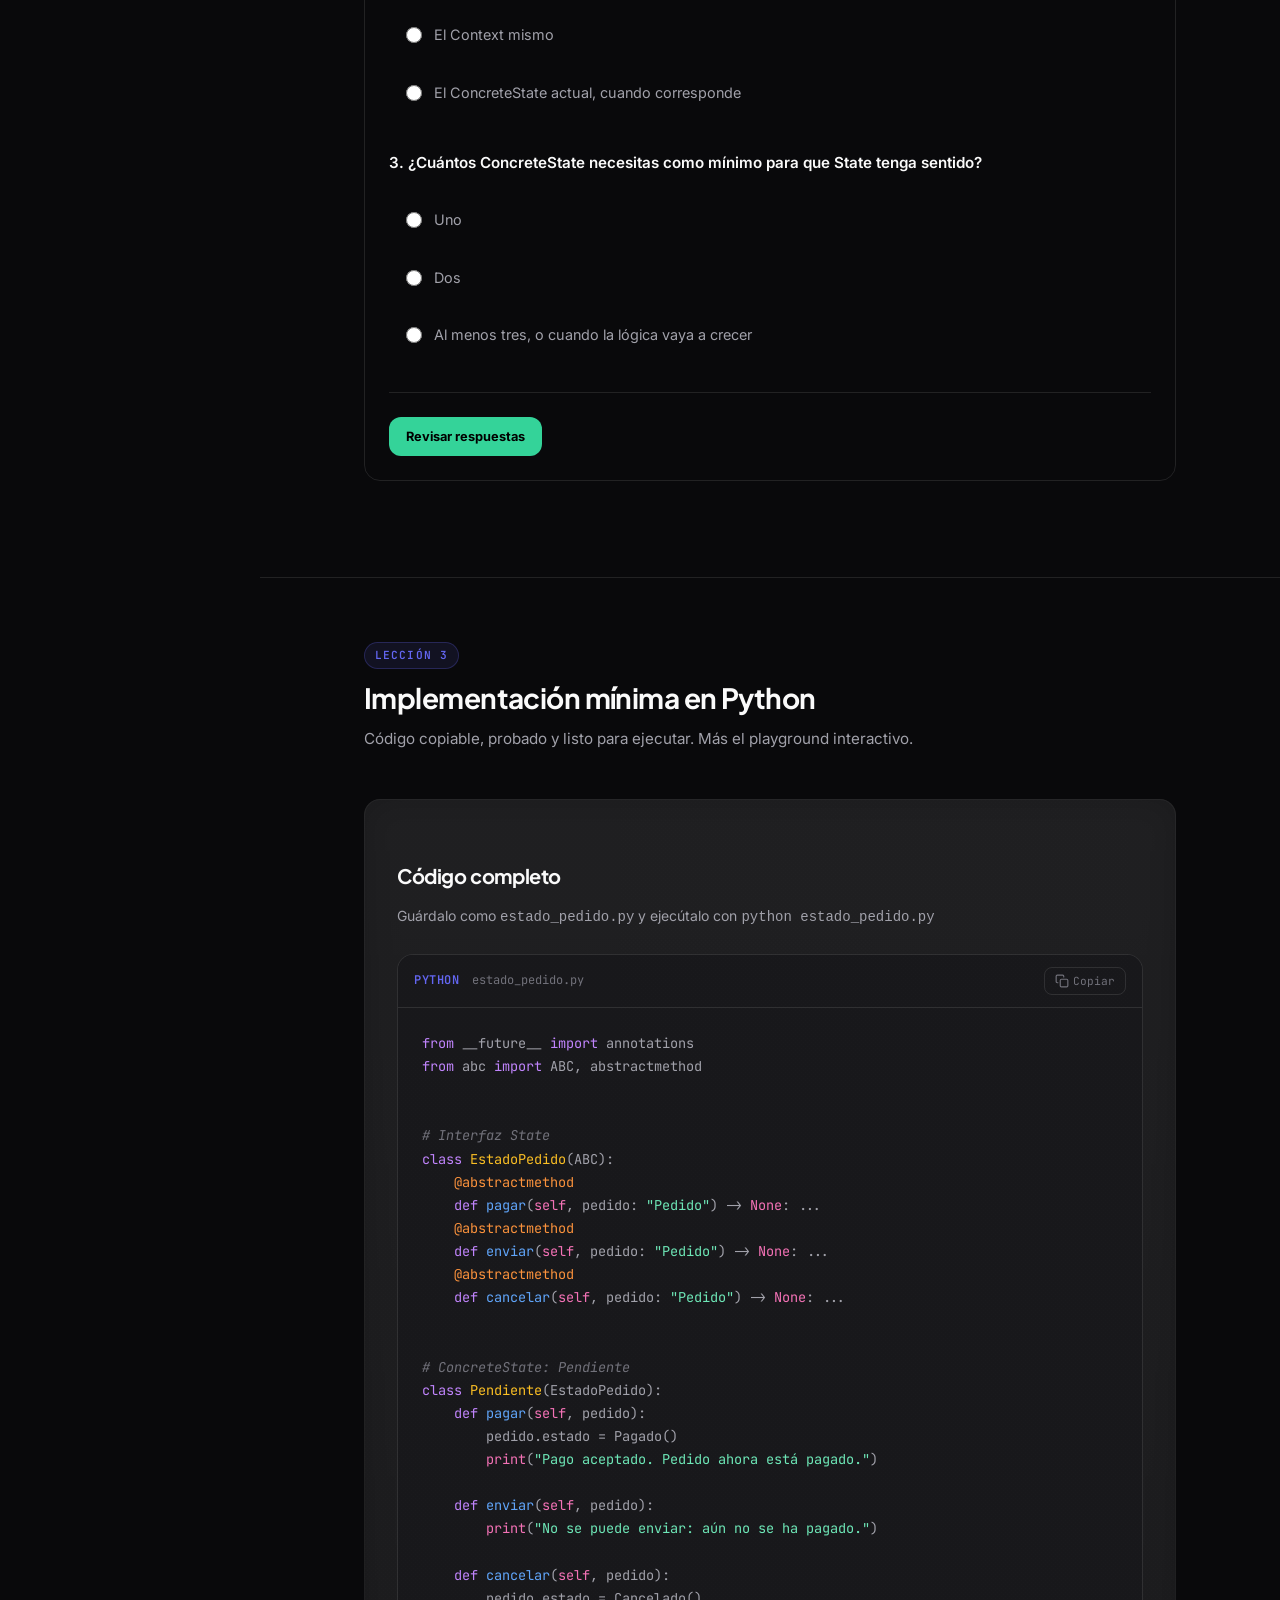
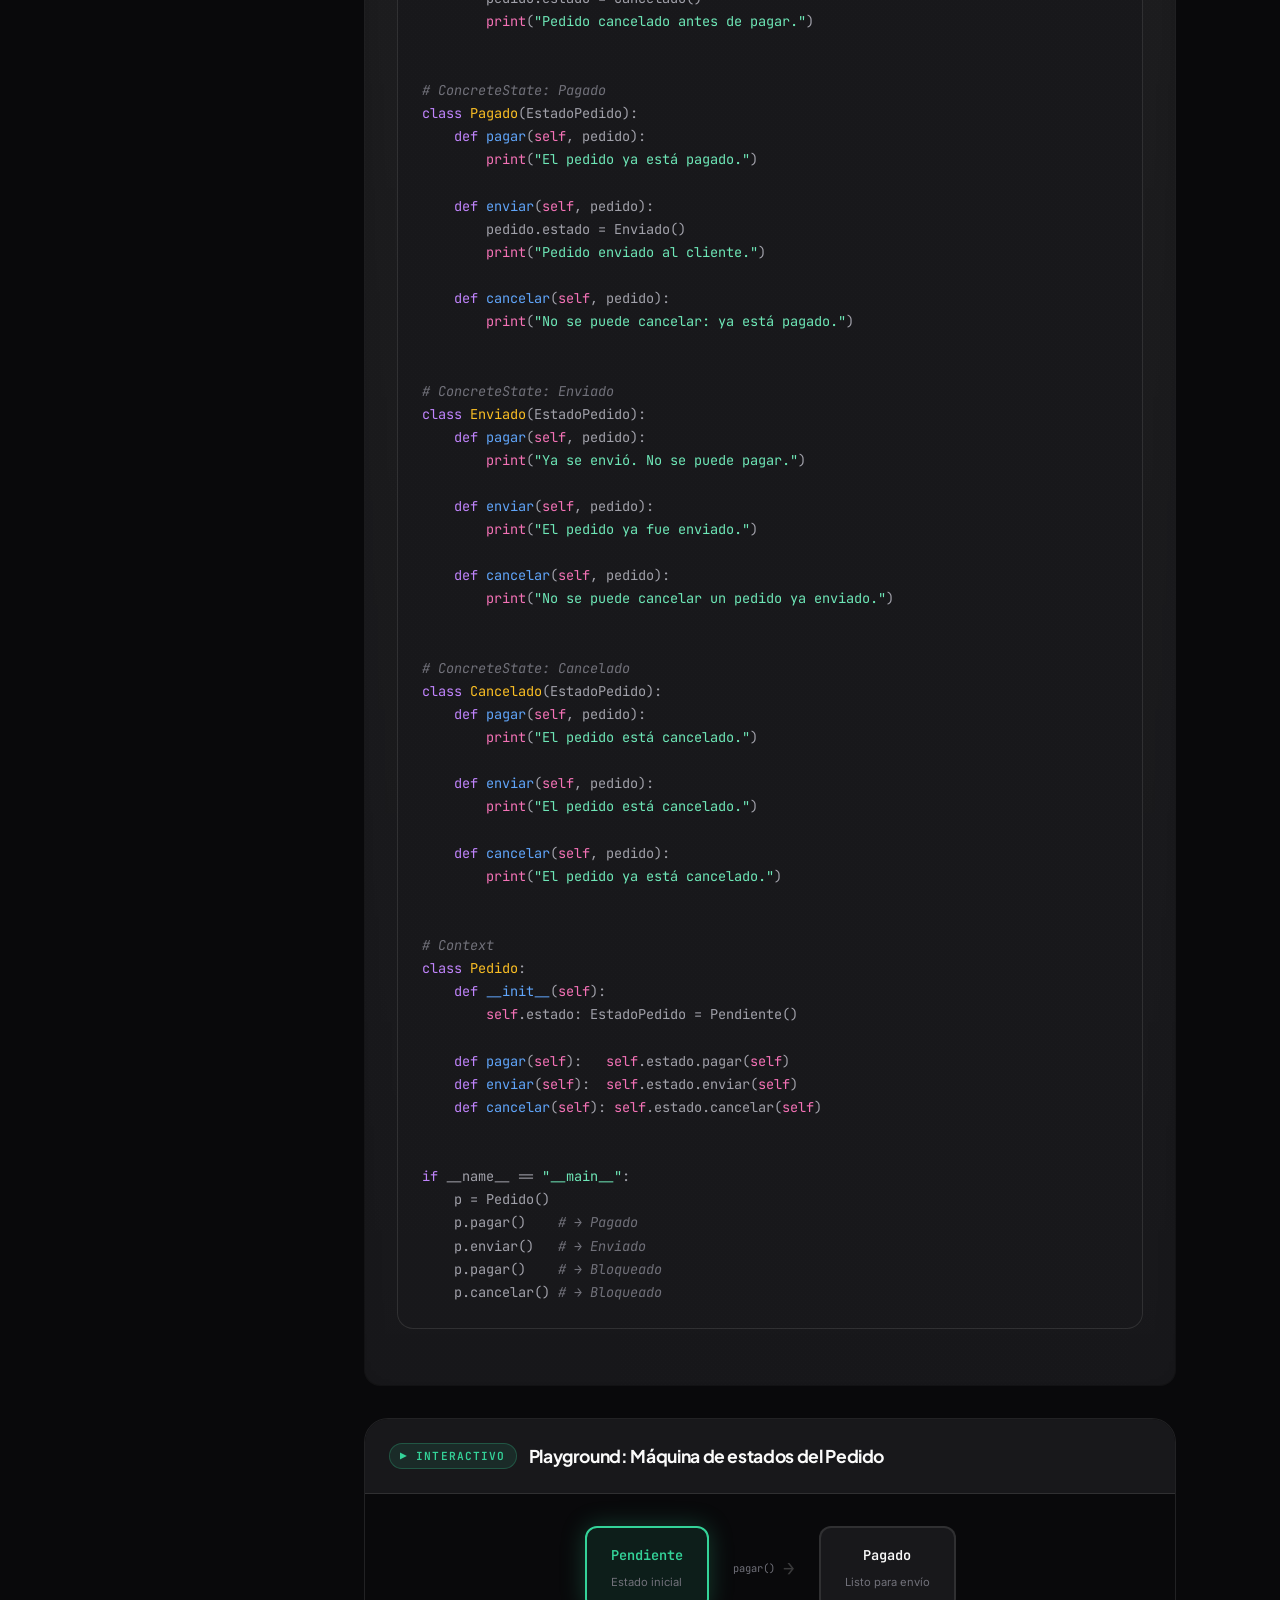
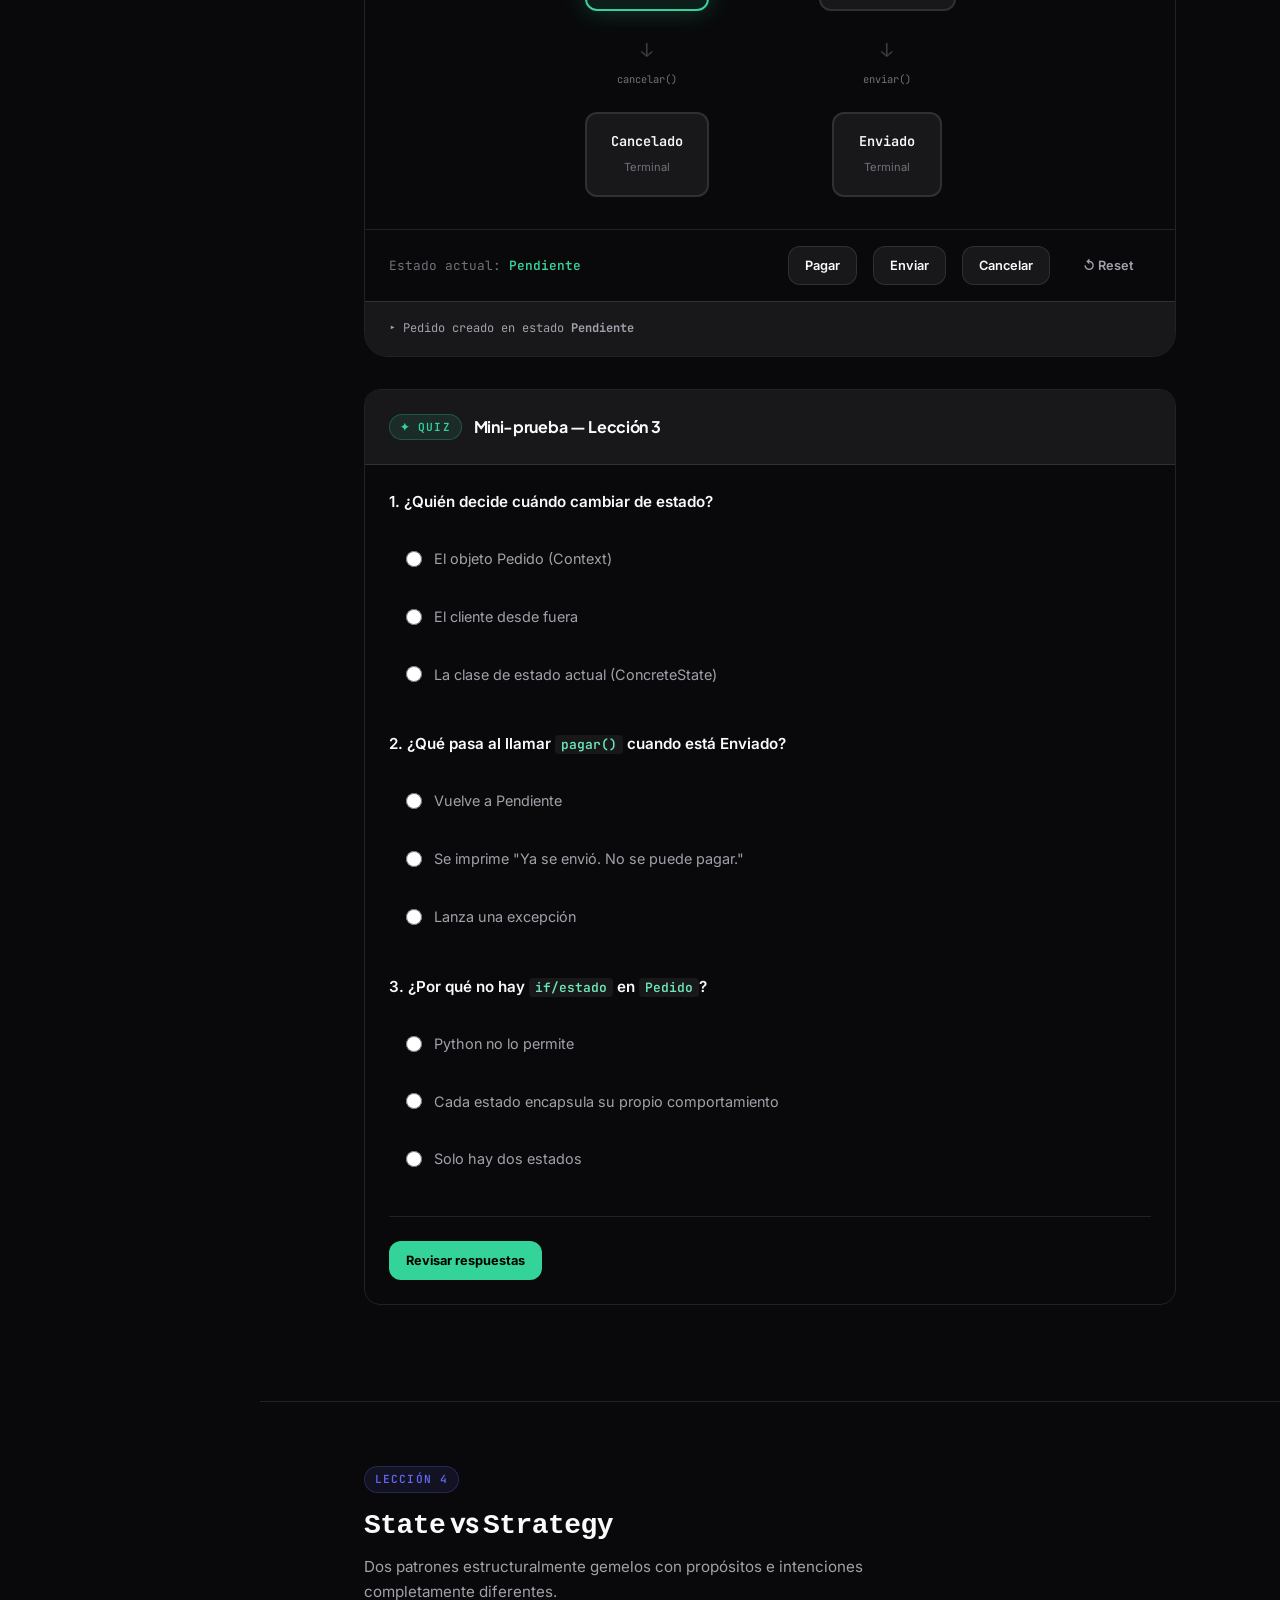
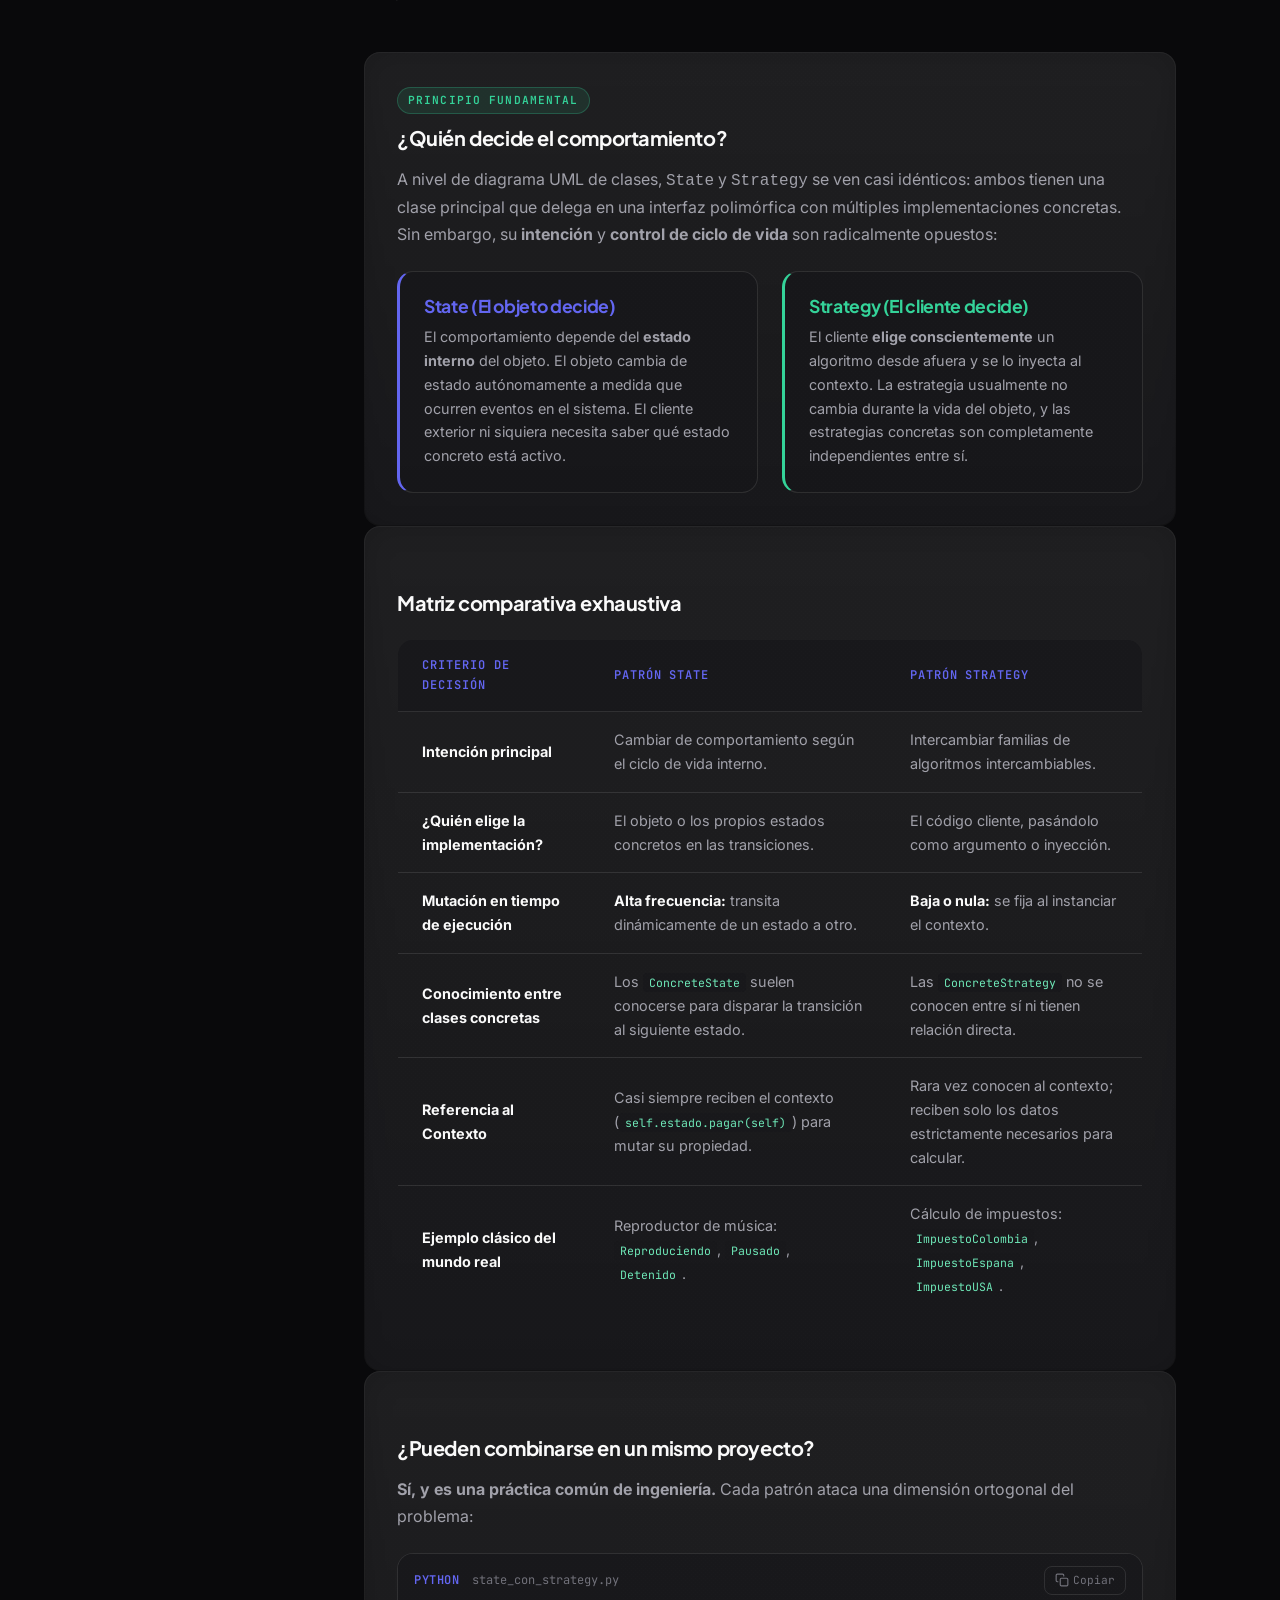
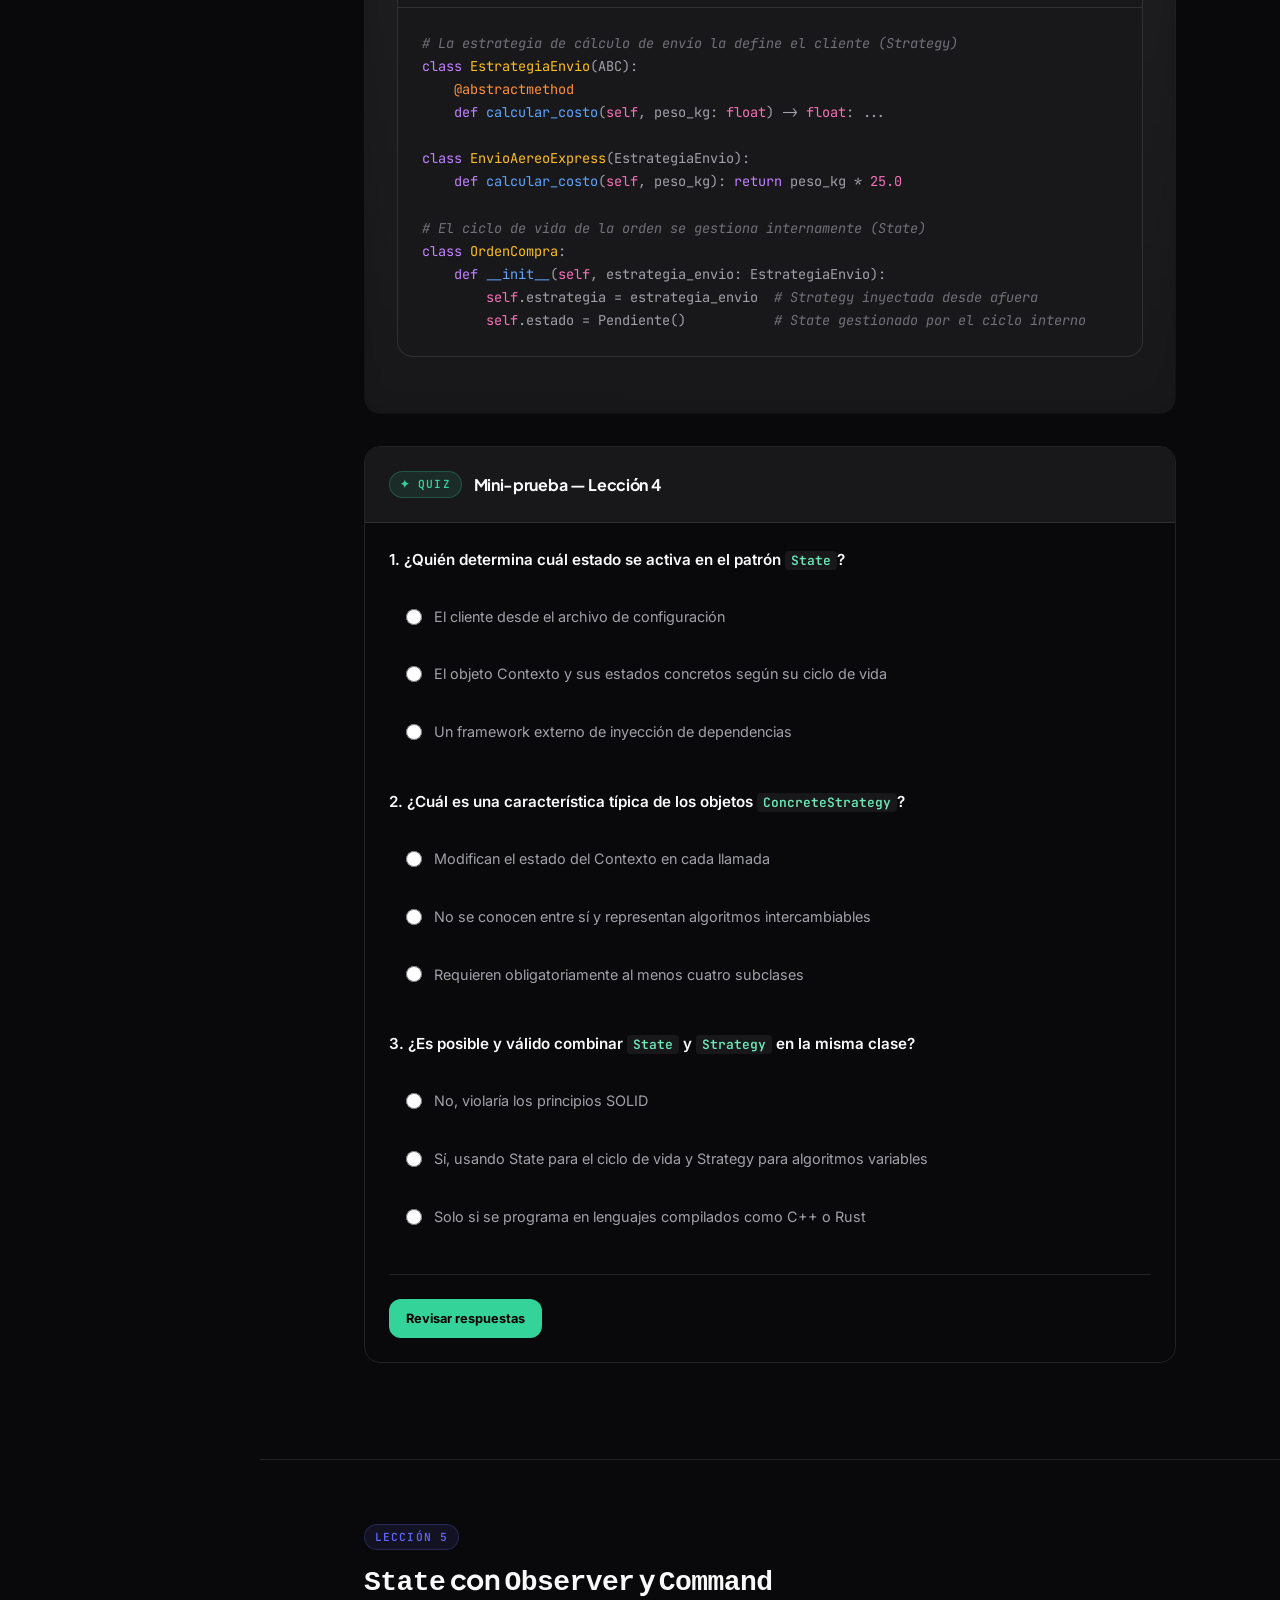
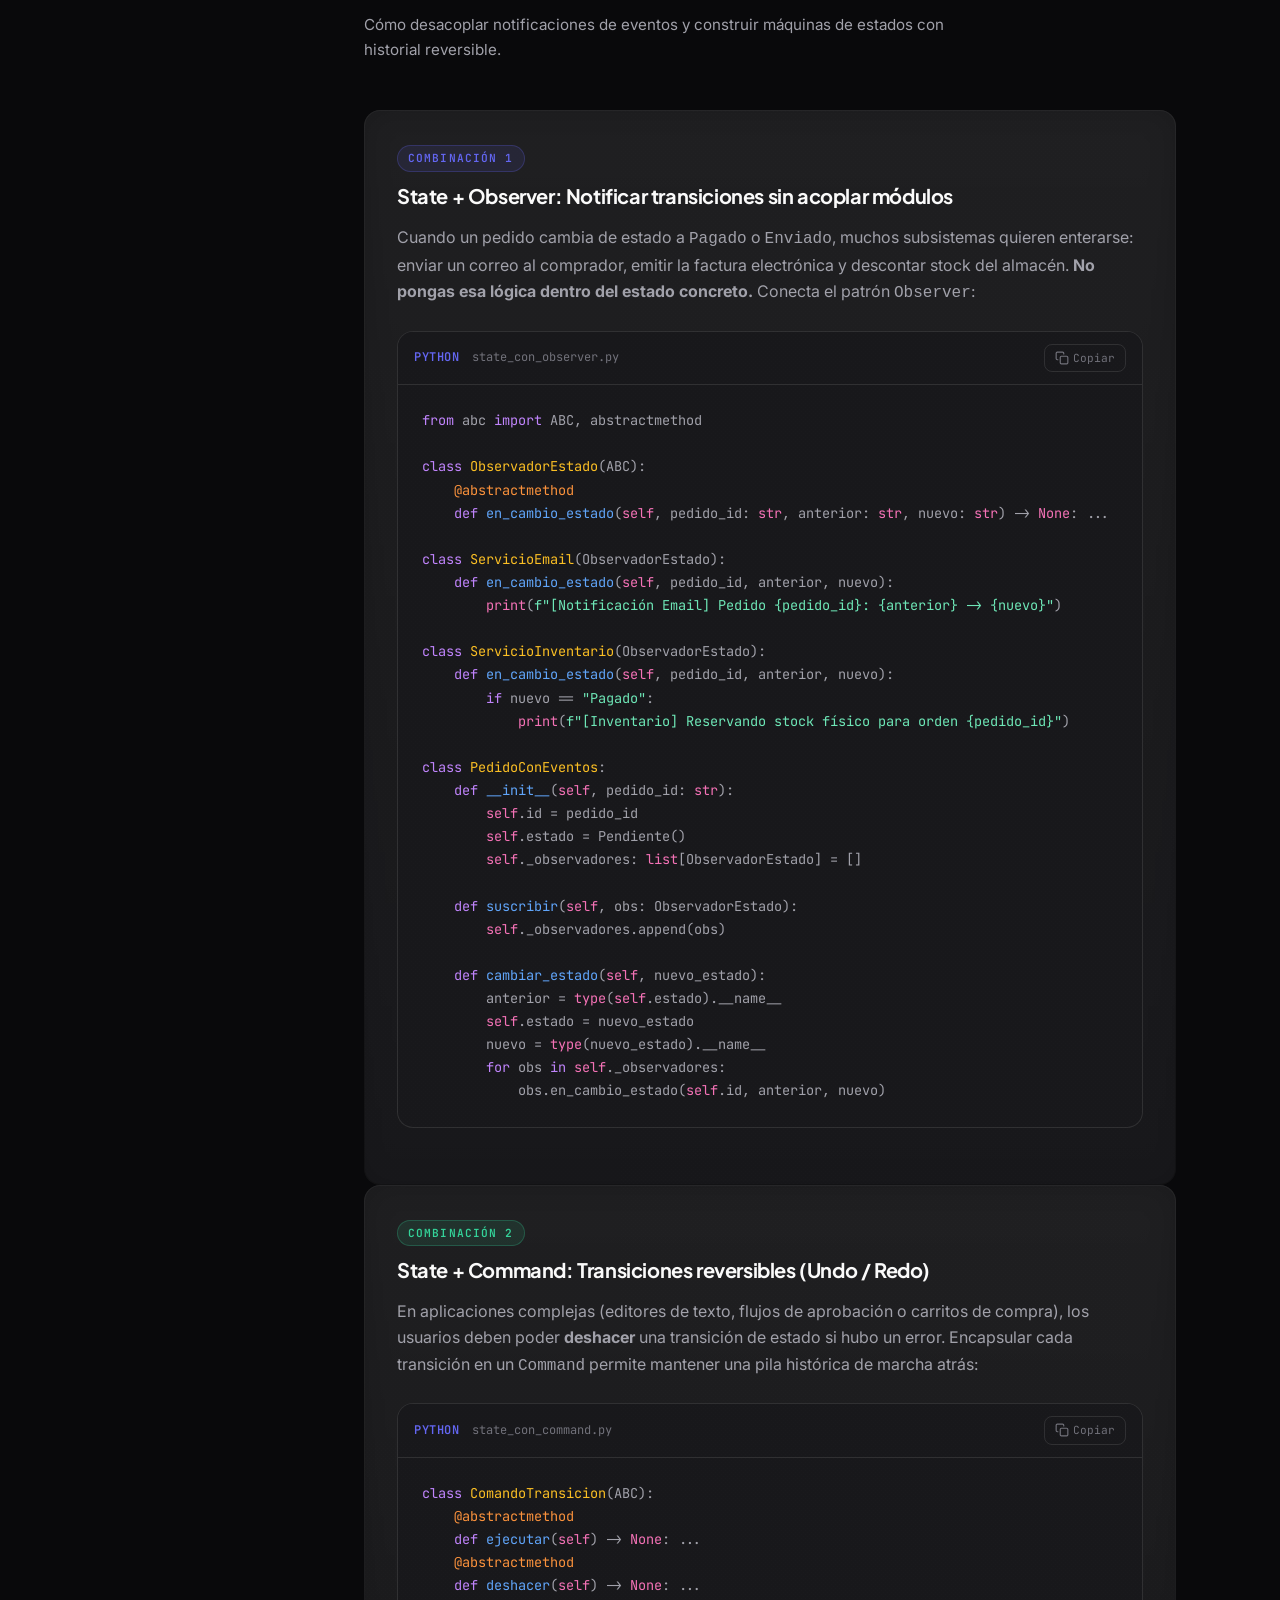
<file: lessons/0004-estado-vs-strategy.html>
<!DOCTYPE html>
<html lang="es">
<head>
<meta charset="UTF-8">
<meta http-equiv="refresh" content="0; url=../index.html#lesson-4">
<title>Redirigiendo a Lección 4...</title>
<script>window.location.replace("../index.html#lesson-4");</script>
</head>
<body style="background:#09090b; color:#fafafa; font-family:sans-serif; text-align:center; padding-top:20vh;">
<p>Redirigiendo a la lección 4 en la página maestra...</p>
<p><a href="../index.html#lesson-4" style="color:#6366f1;">Haz clic aquí si no eres redirigido automáticamente.</a></p>
</body>
</html>
</file>
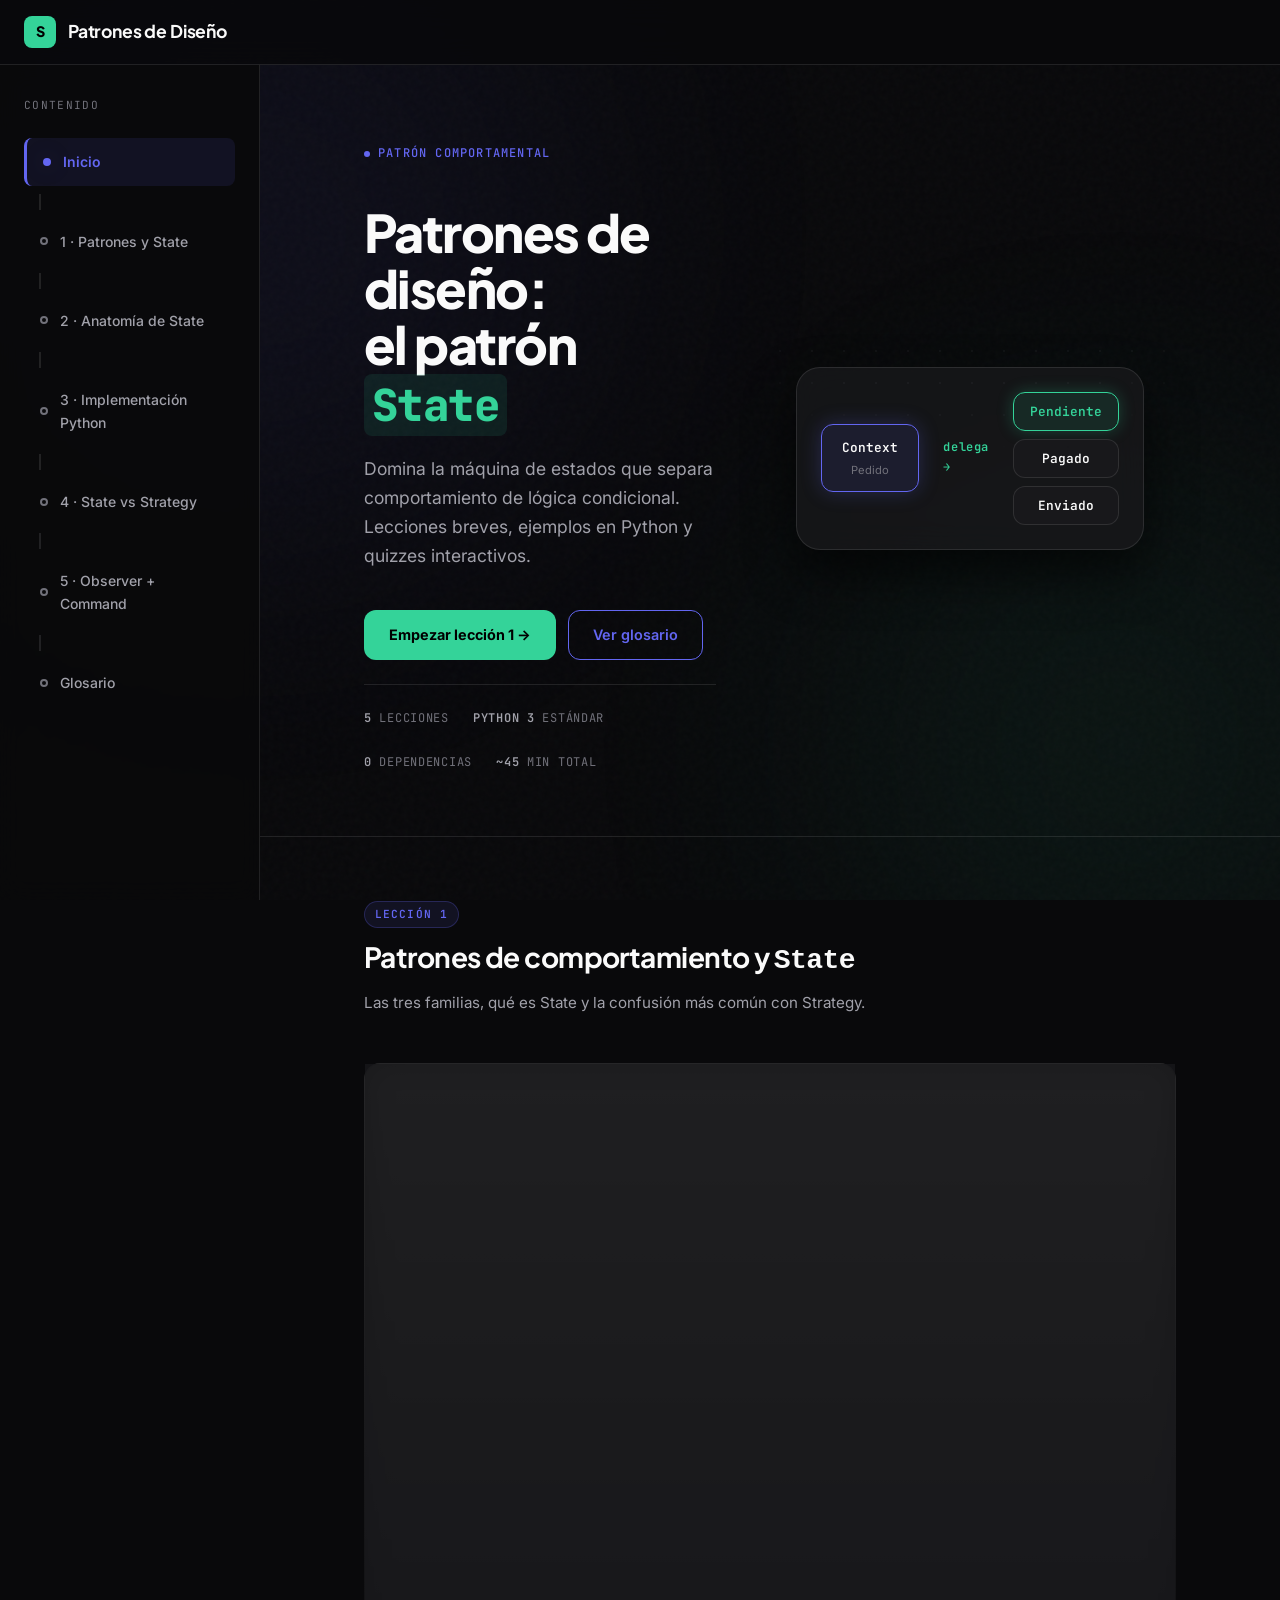
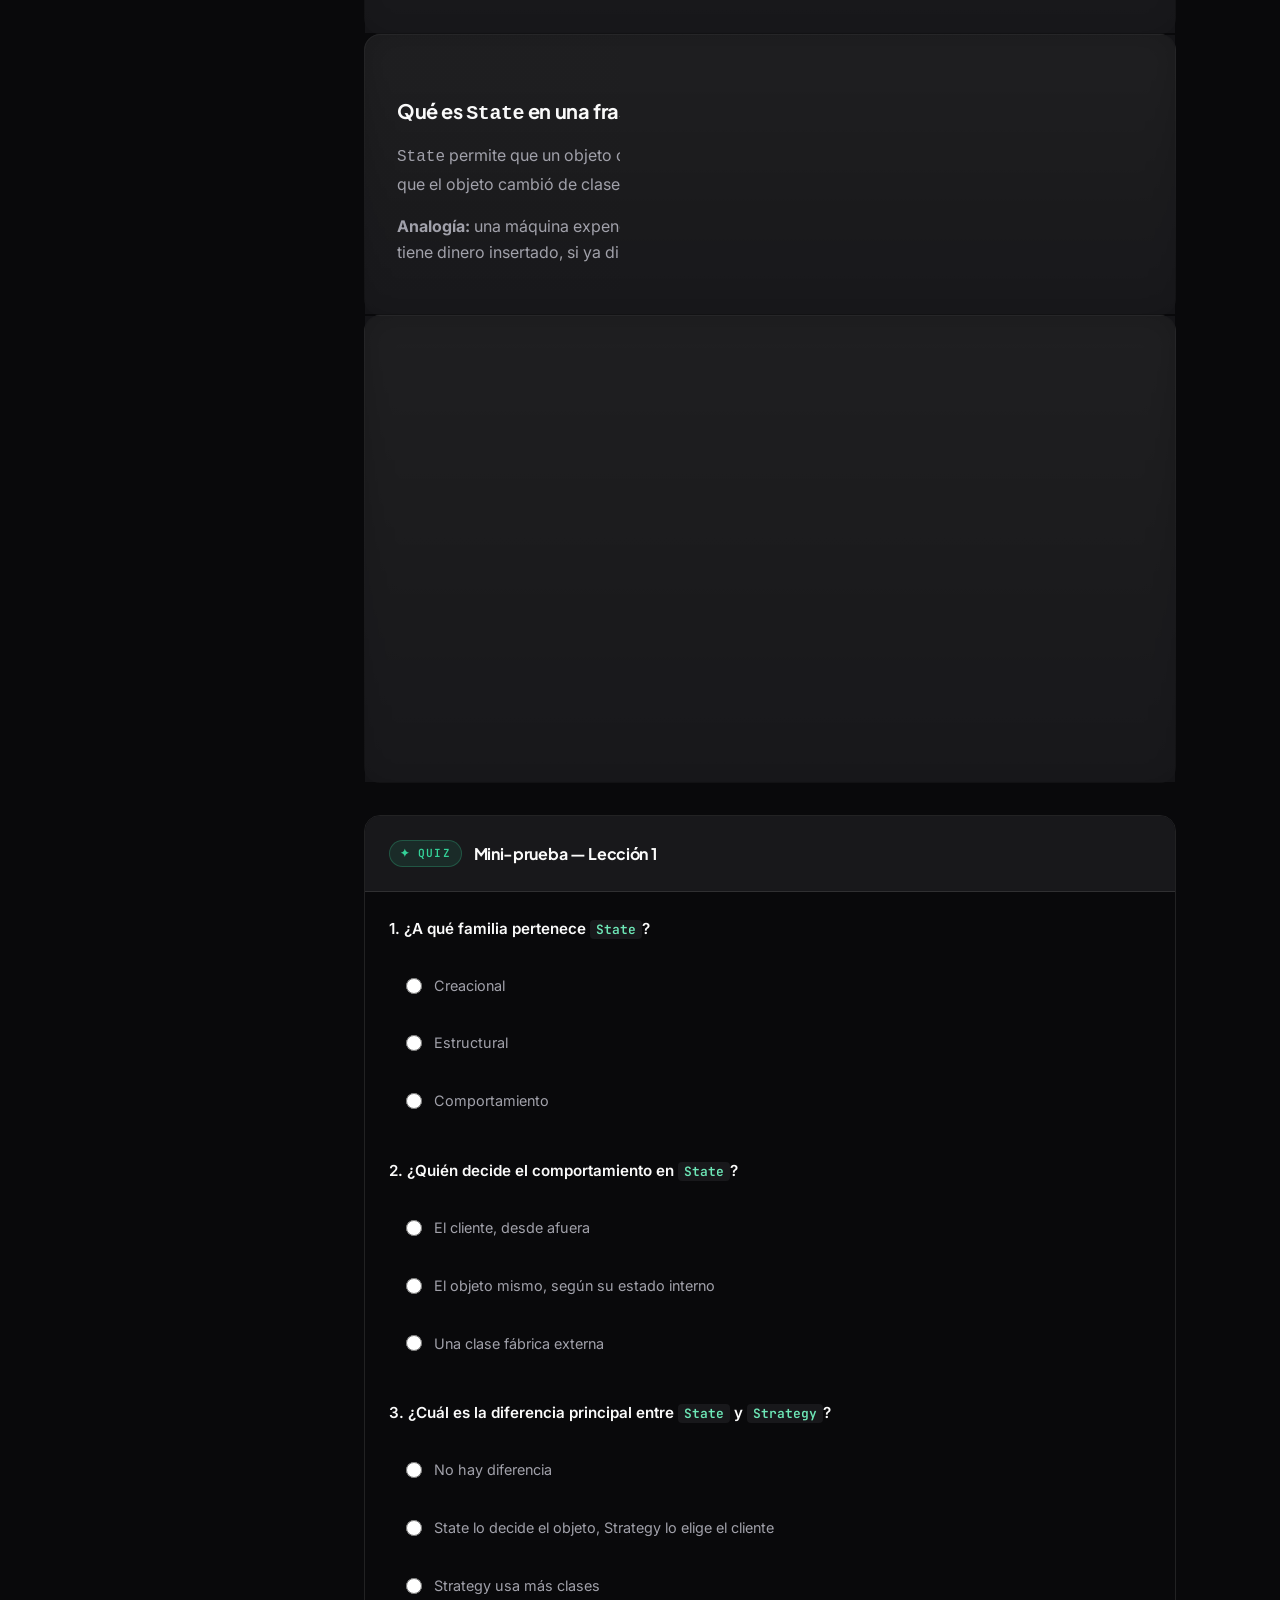
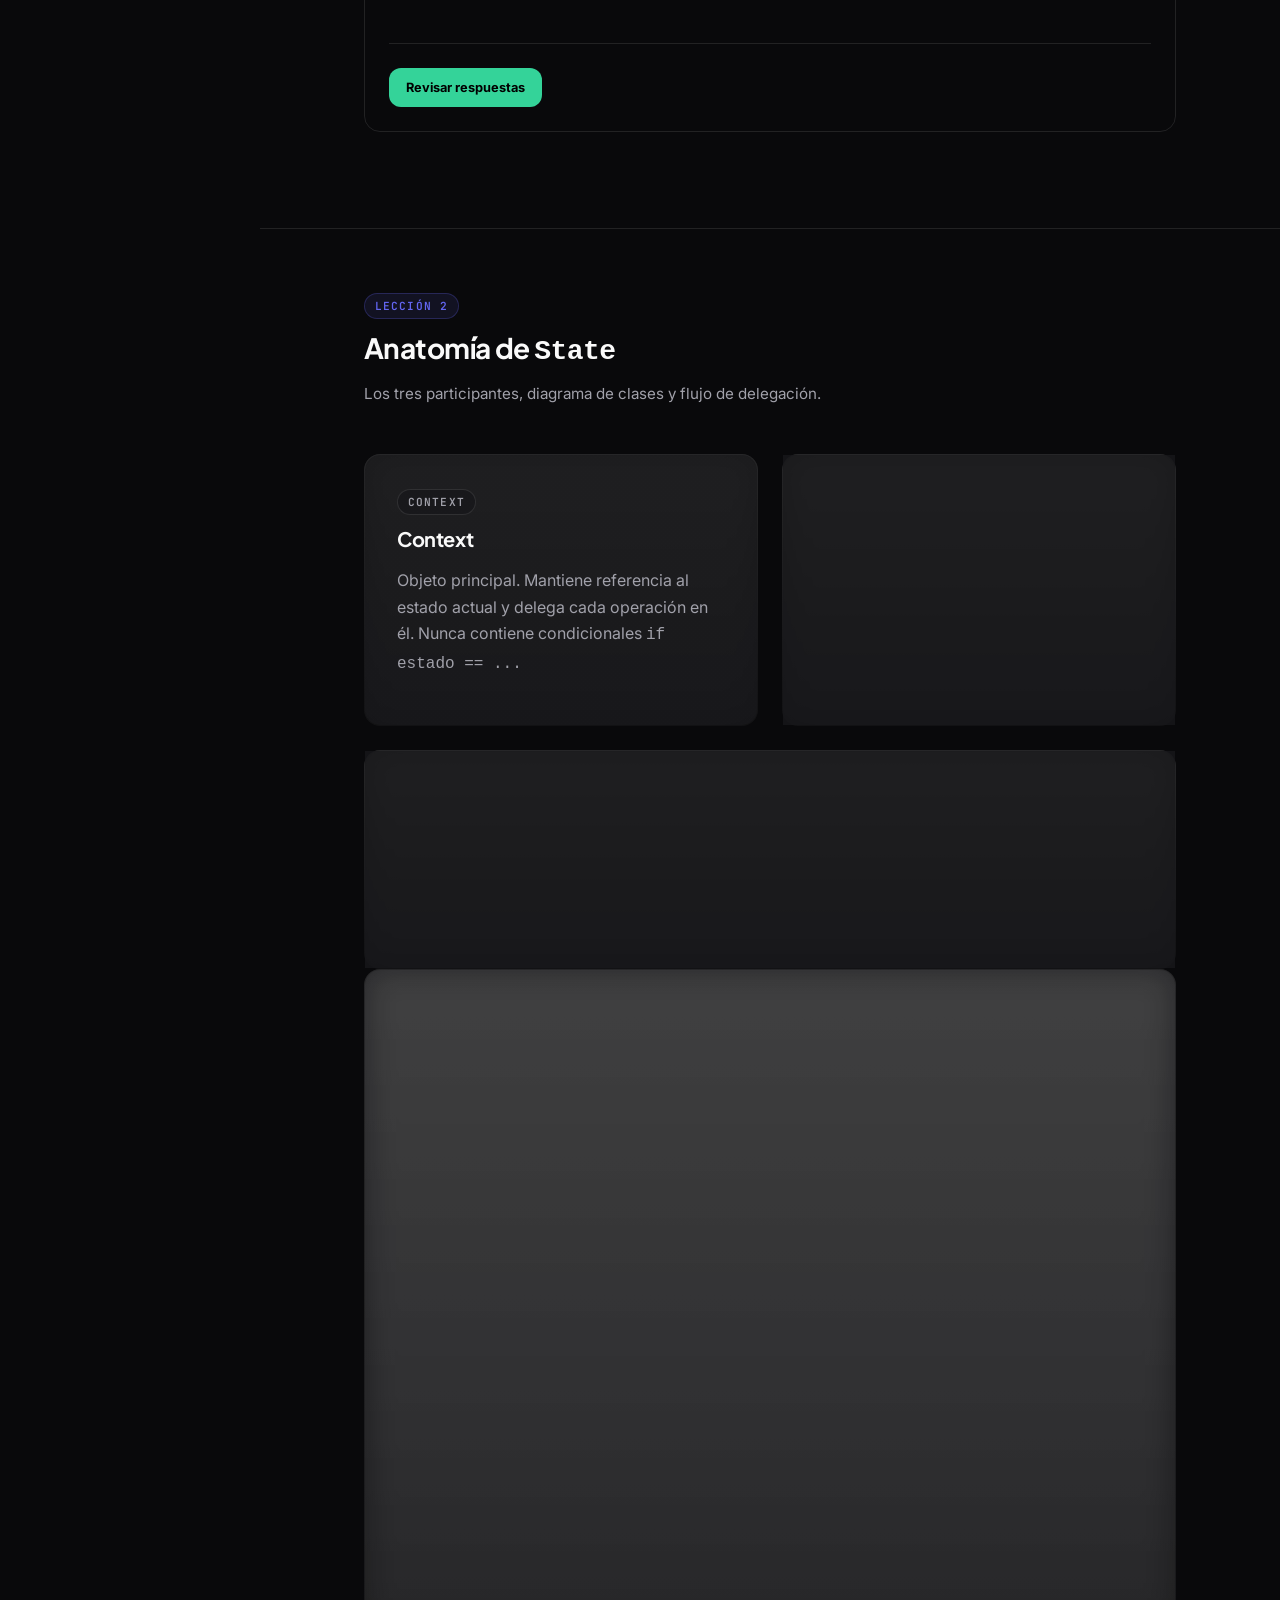
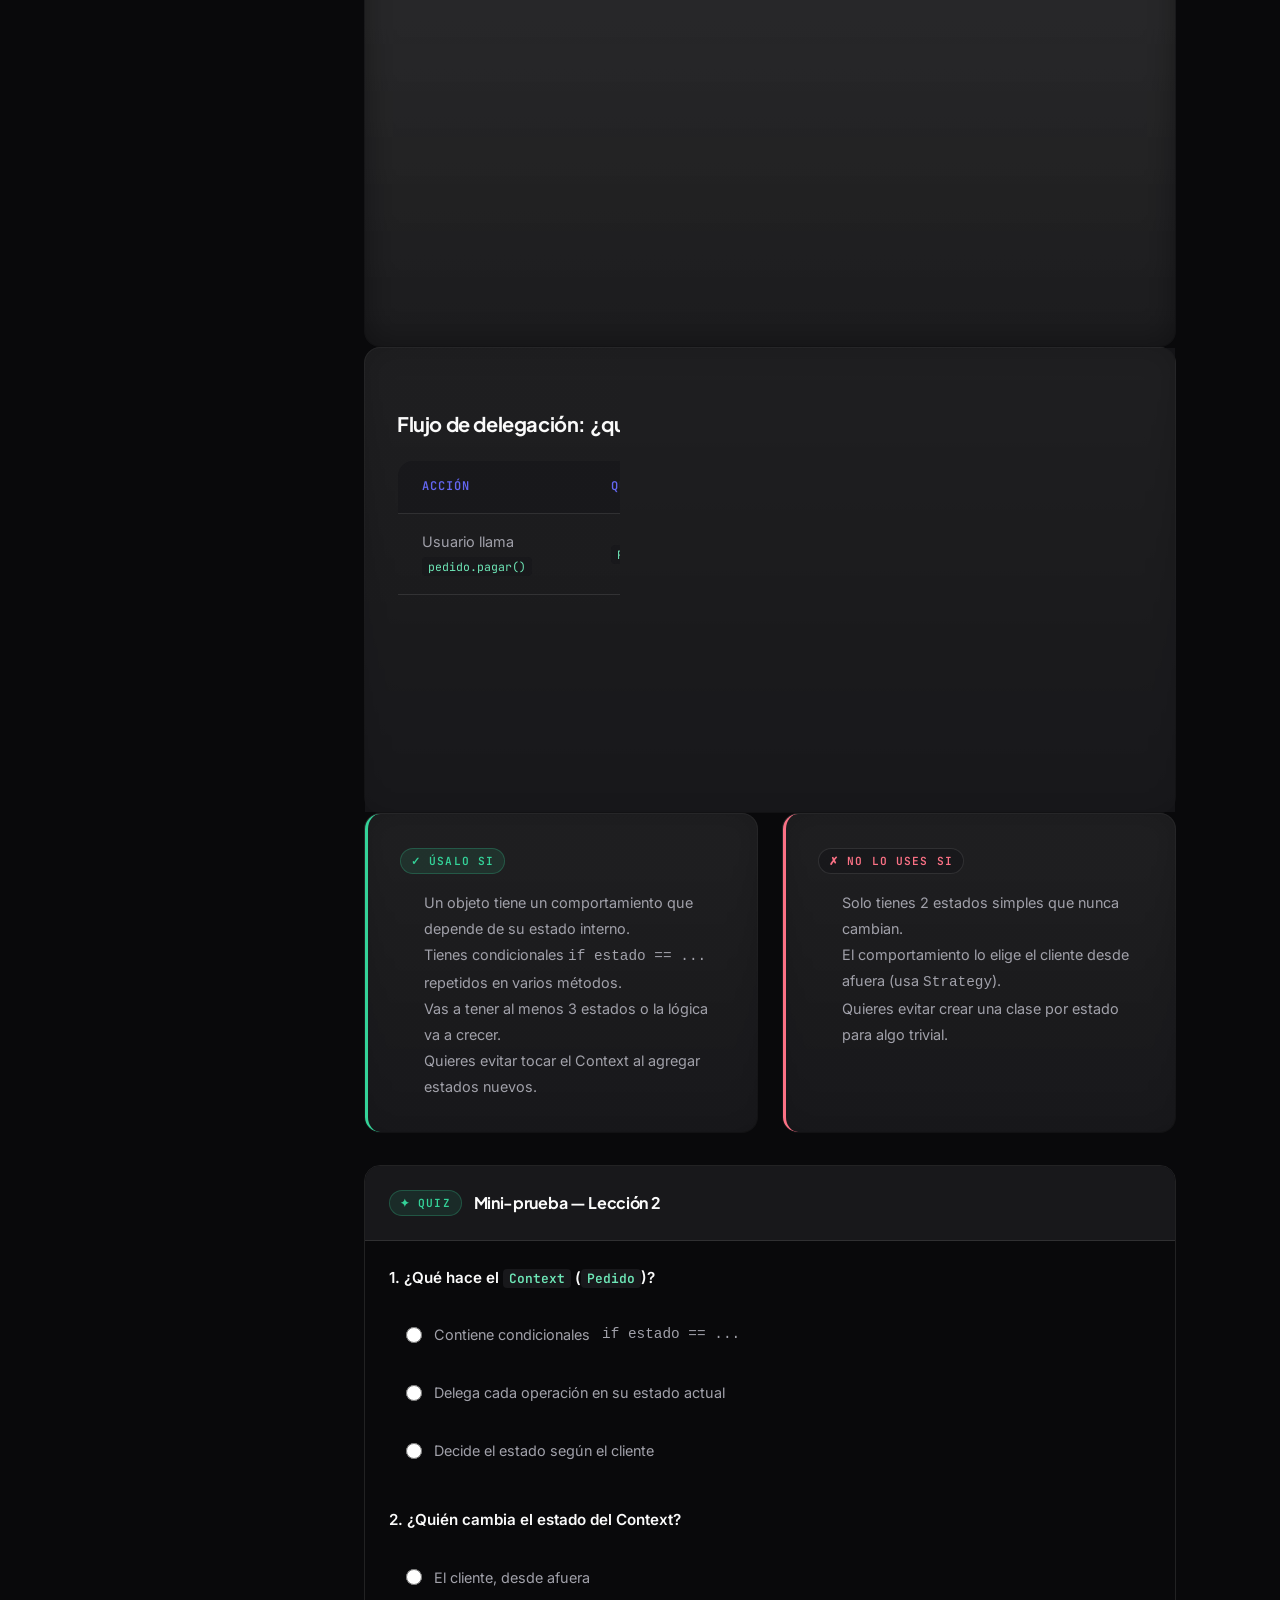
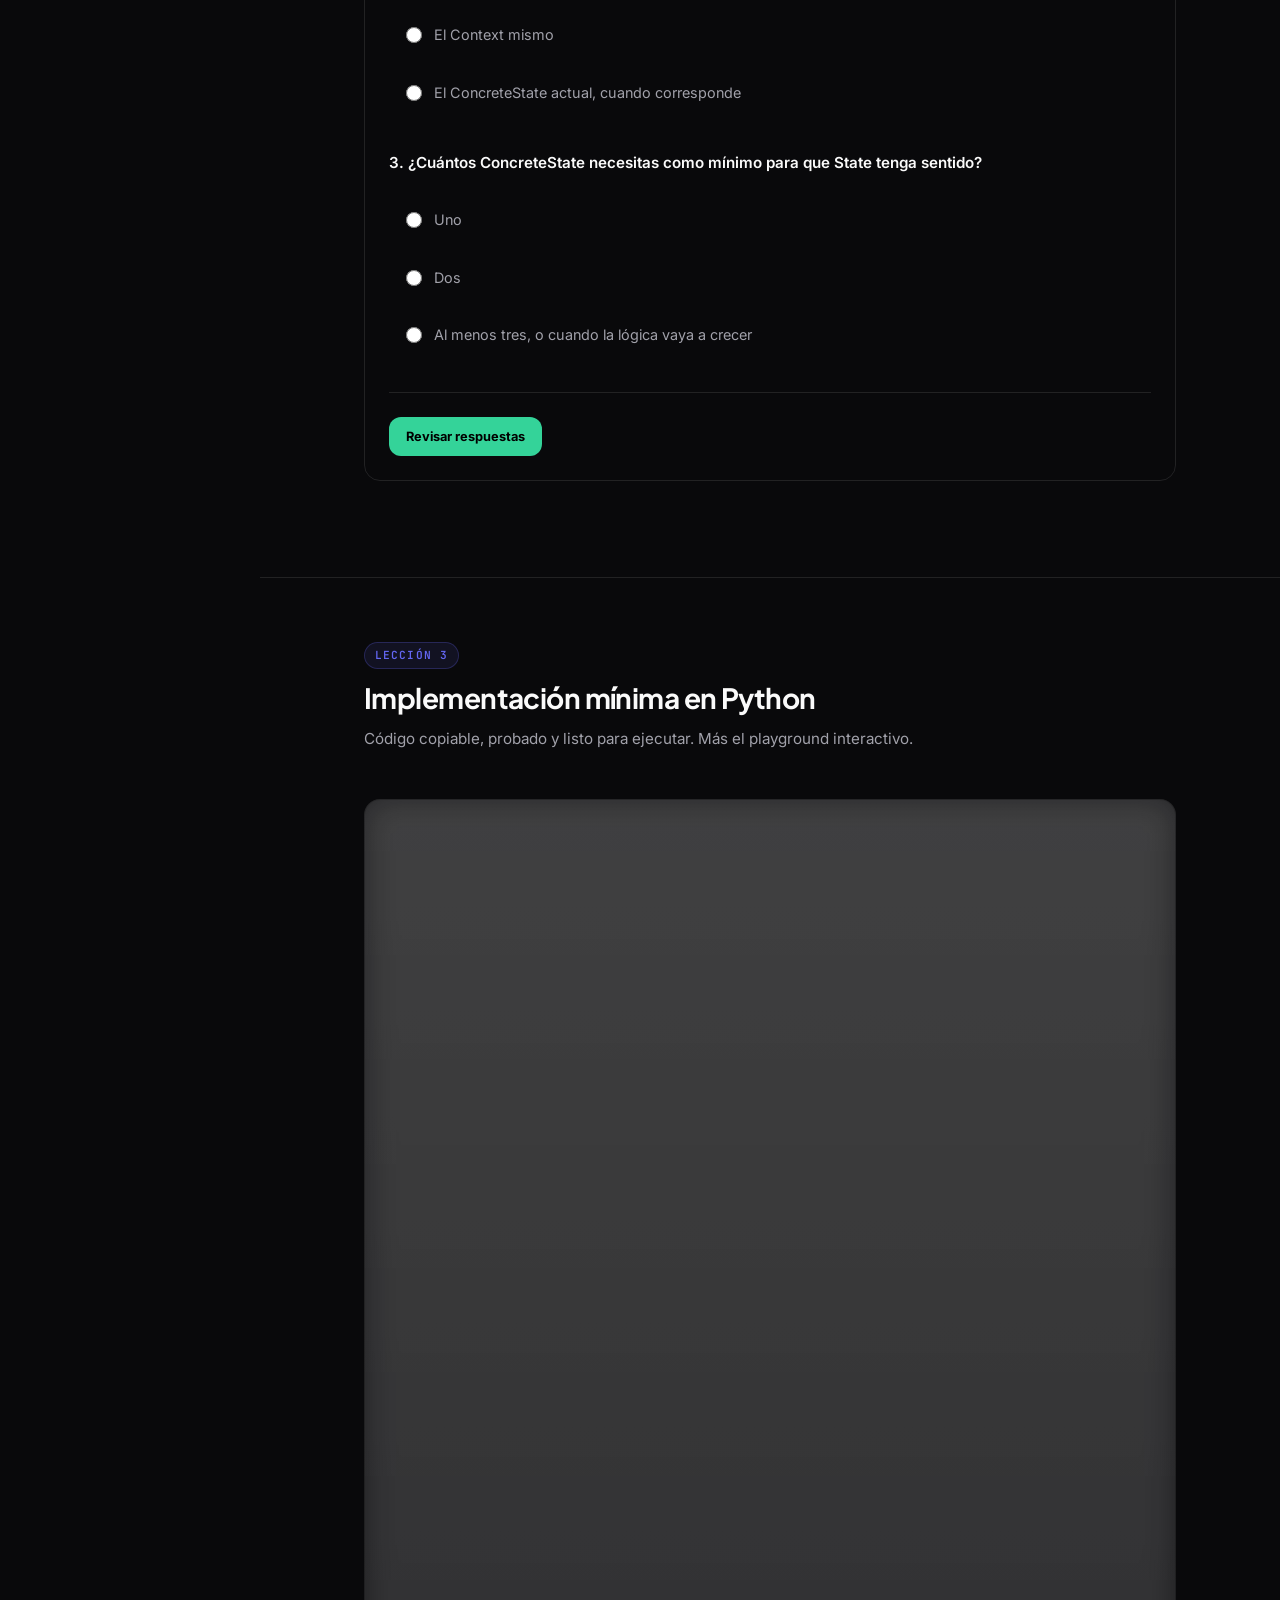
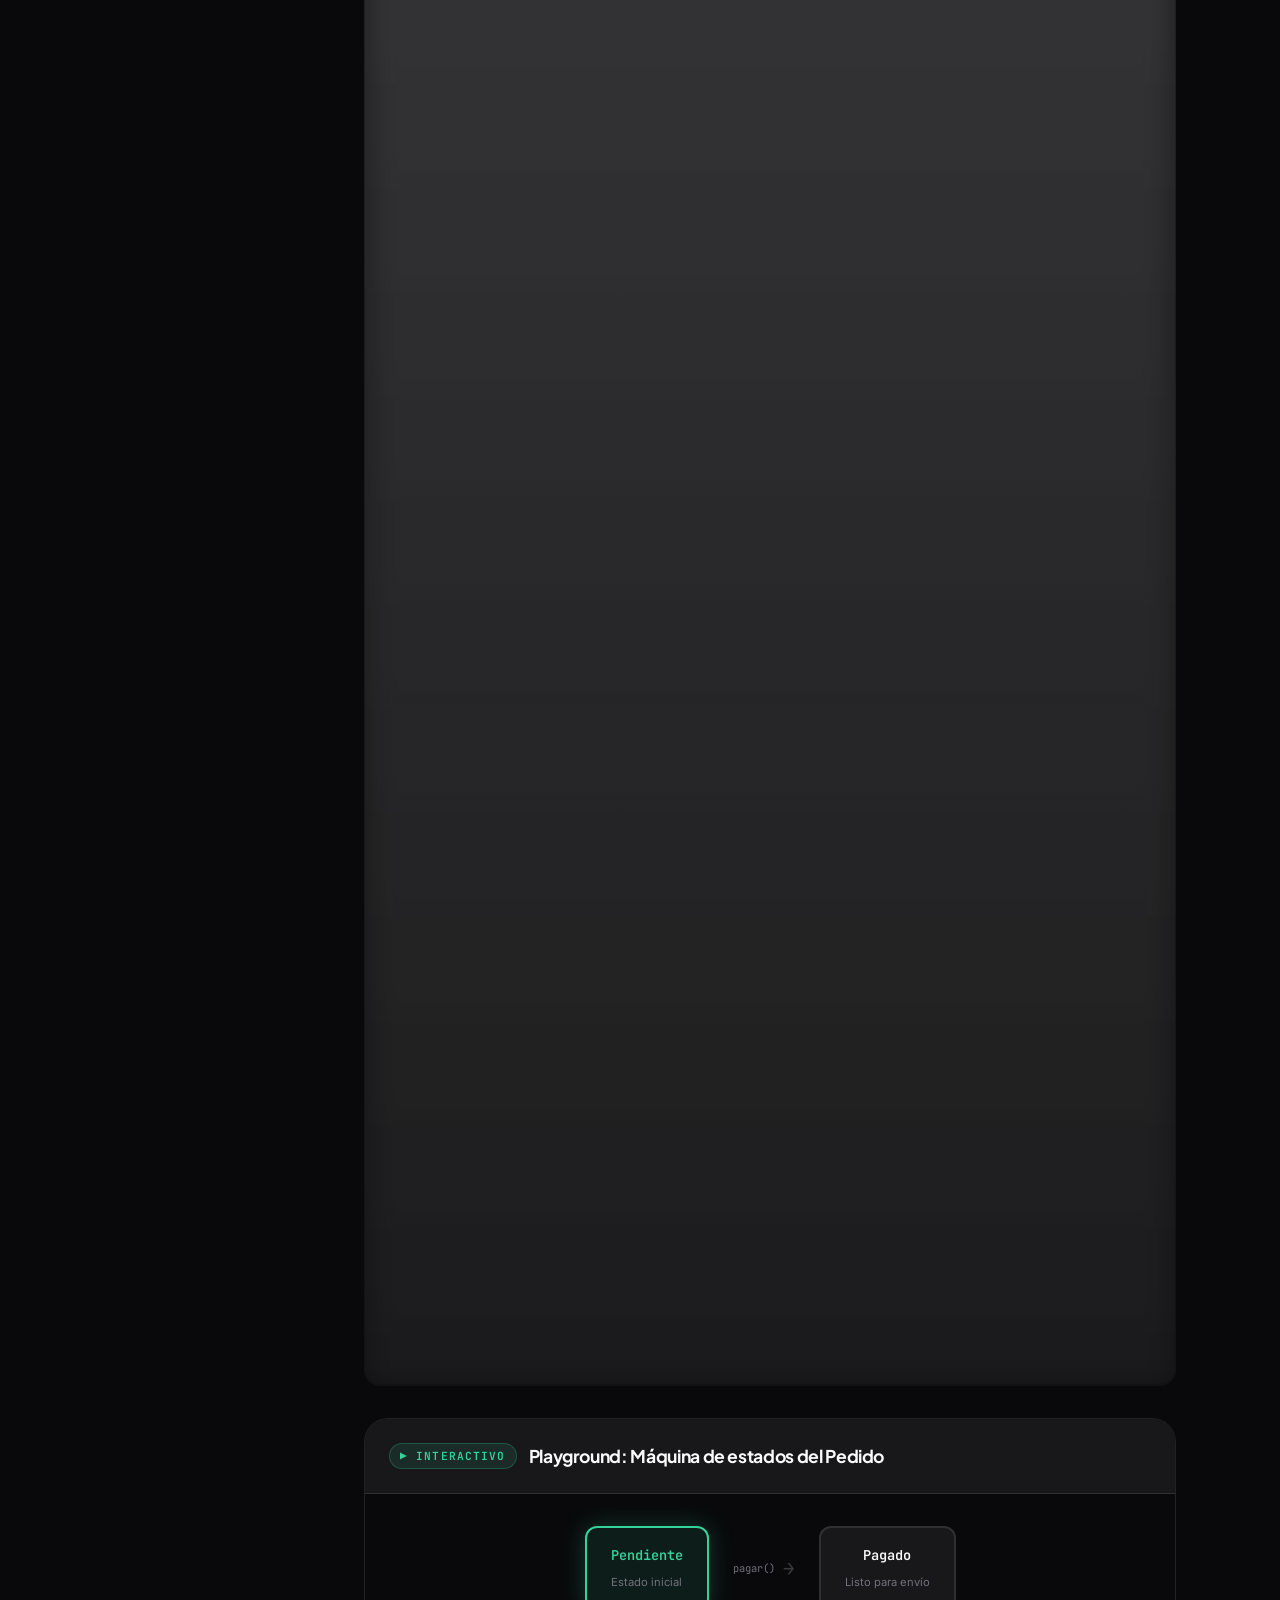
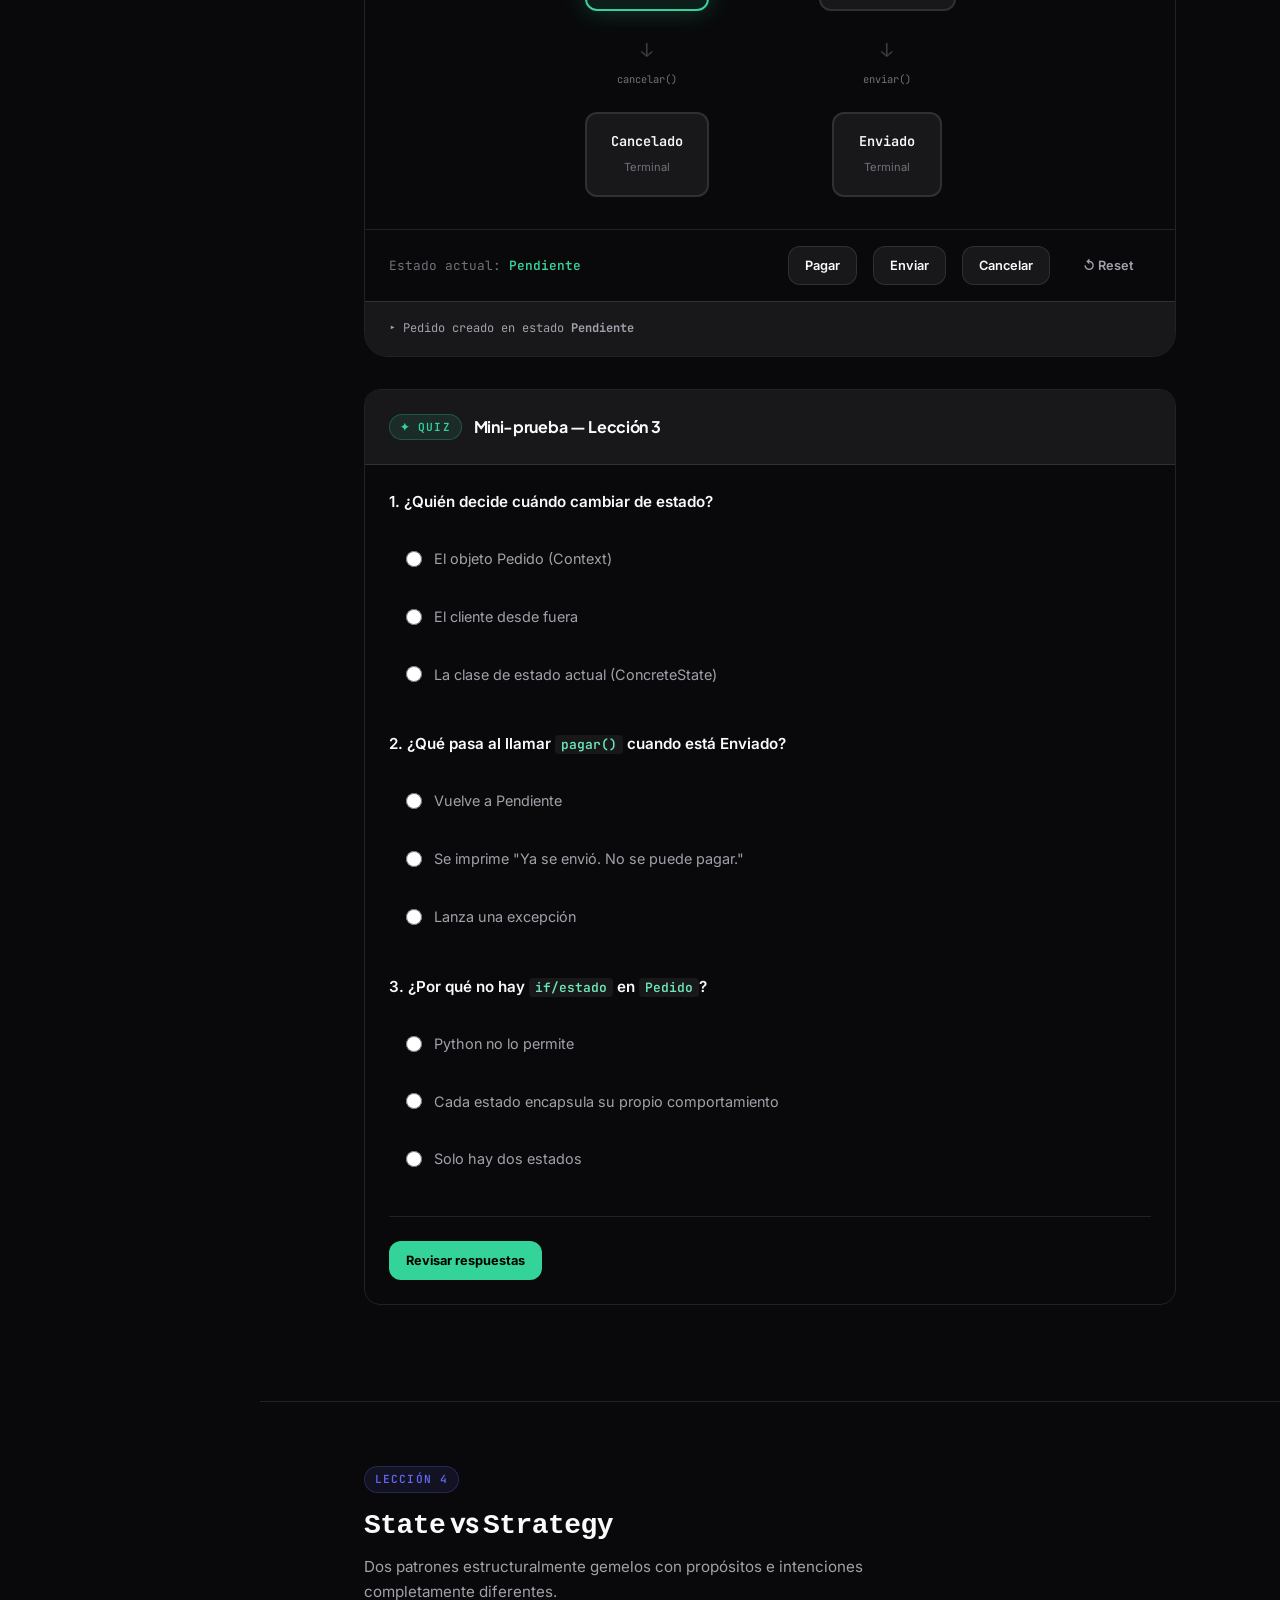
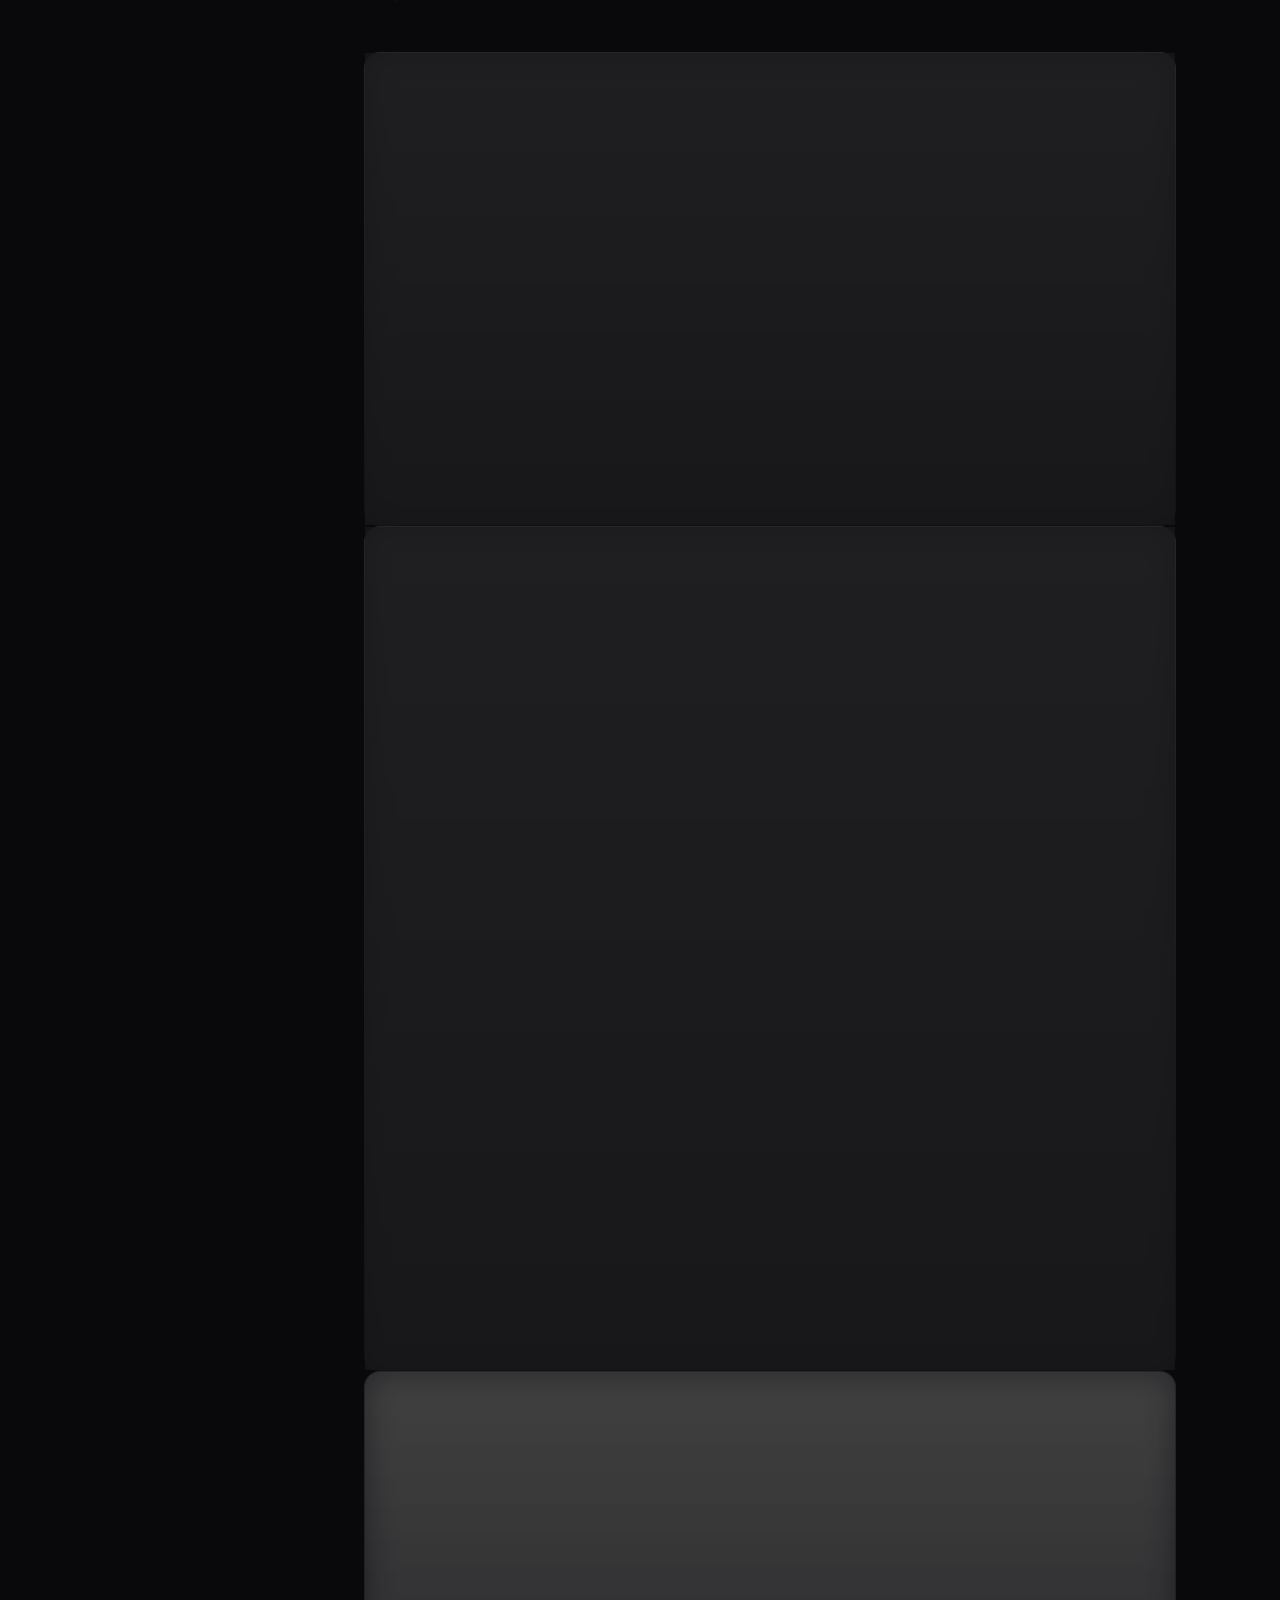
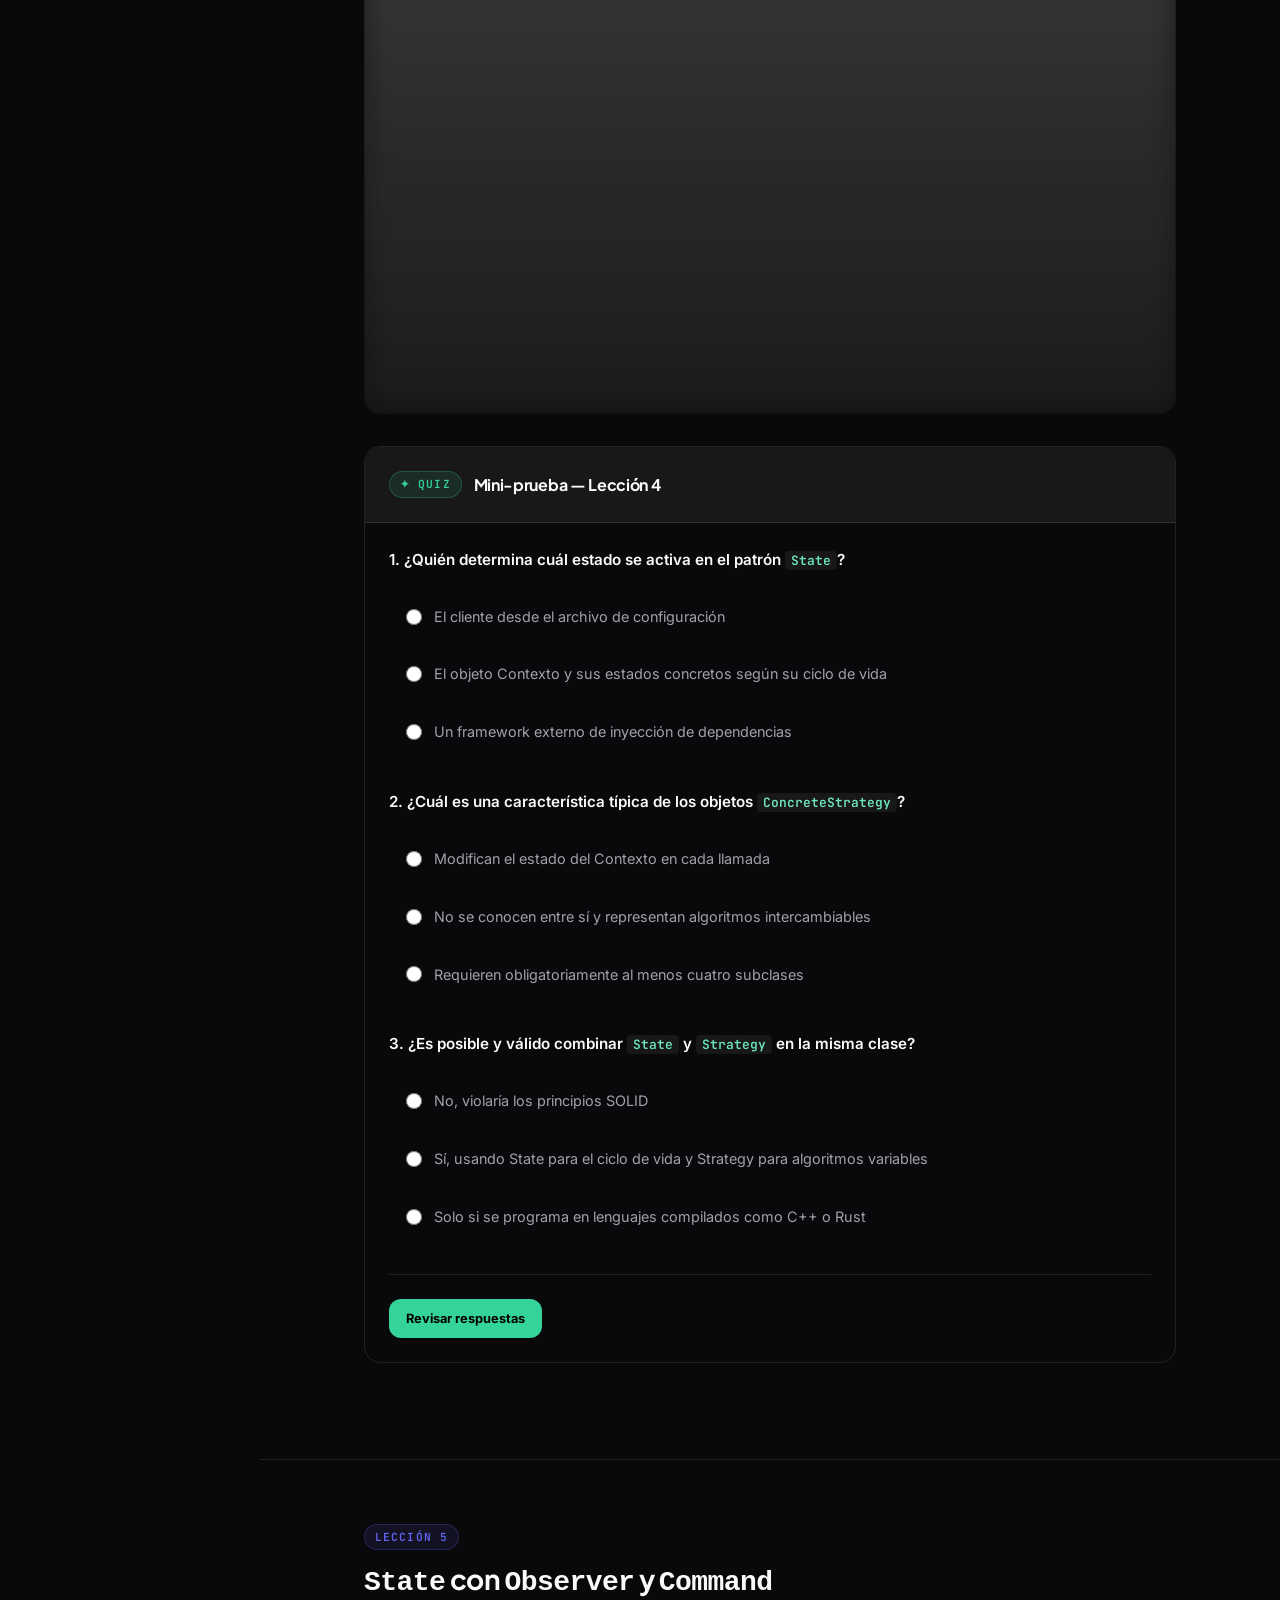
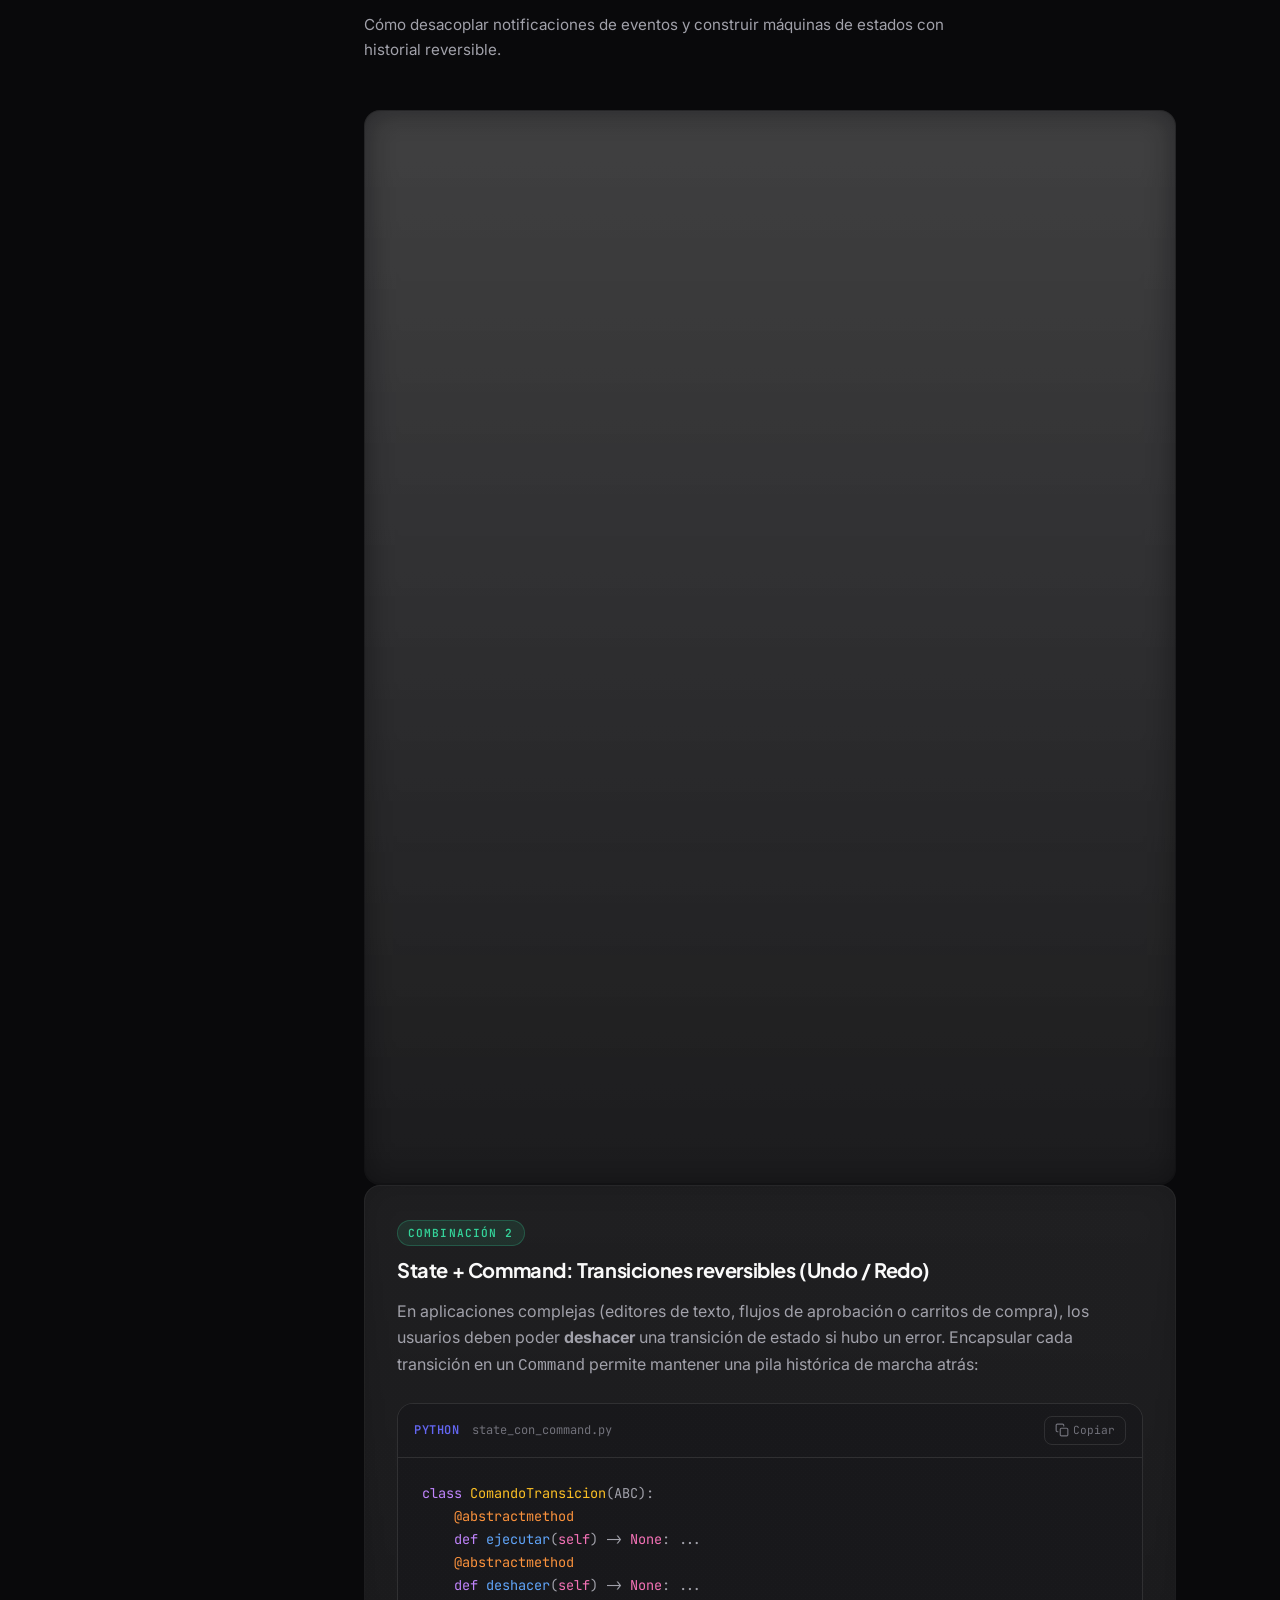
<file: lessons/0005-estado-con-observer-command.html>
<!DOCTYPE html>
<html lang="es">
<head>
<meta charset="UTF-8">
<meta http-equiv="refresh" content="0; url=../index.html#lesson-5">
<title>Redirigiendo a Lección 5...</title>
<script>window.location.replace("../index.html#lesson-5");</script>
</head>
<body style="background:#09090b; color:#fafafa; font-family:sans-serif; text-align:center; padding-top:20vh;">
<p>Redirigiendo a la lección 5 en la página maestra...</p>
<p><a href="../index.html#lesson-5" style="color:#6366f1;">Haz clic aquí si no eres redirigido automáticamente.</a></p>
</body>
</html>
</file>
<file: assets/style.css>
/* ==========================================================================
   SISTEMA DE DISEÑO — Patrones de Diseño (State Pattern)
   Proyecto educativo · Programación IV · UTP
   ========================================================================== */

/* --------------------------------------------------------------------------
   1. TOKENS DE DISEÑO (Variables CSS)
   Paleta de colores, tipografía, espaciado, radios, sombras y transiciones
   centralizados para mantener consistencia en todo el sistema.
   -------------------------------------------------------------------------- */
:root {
  /* — Colores de fondo y superficies — */
  --c-bg: #09090b;
  --c-surface: rgba(24, 24, 27, 0.8);
  --c-surface-solid: #18181b;
  --c-elevated: rgba(39, 39, 42, 0.6);

  /* — Color primario (índigo) — */
  --c-primary: #6366f1;
  --c-primary-glow: rgba(99, 102, 241, 0.25);
  --c-primary-dim: rgba(99, 102, 241, 0.10);

  /* — Color de acento (esmeralda) — */
  --c-accent: #34d399;
  --c-accent-hover: #10b981;
  --c-accent-glow: rgba(52, 211, 153, 0.25);
  --c-accent-dim: rgba(52, 211, 153, 0.10);

  /* — Colores semánticos — */
  --c-warning: #fbbf24;
  --c-error: #fb7185;
  --c-error-dim: rgba(251, 113, 133, 0.12);
  --c-error-glow: rgba(251, 113, 133, 0.25);
  --c-success: #34d399;
  --c-success-dim: rgba(52, 211, 153, 0.12);

  /* — Texto — */
  --c-text: #fafafa;
  --c-text-secondary: #a1a1aa;
  --c-text-dim: #71717a;

  /* — Bordes — */
  --c-border: rgba(255, 255, 255, 0.10);
  --c-border-hover: rgba(255, 255, 255, 0.20);

  /* — Código — */
  --c-code-bg: #18181b;
  --c-code-text: #6ee7b7;

  /* — Tipografía — */
  --font-display: 'Plus Jakarta Sans', sans-serif;
  --font-body: 'Inter', sans-serif;
  --font-mono: 'JetBrains Mono', monospace;

  /* — Escala de espaciado (base 4px / 8px) — */
  --sp-1: 4px;
  --sp-2: 8px;
  --sp-3: 12px;
  --sp-4: 16px;
  --sp-5: 20px;
  --sp-6: 24px;
  --sp-8: 32px;
  --sp-10: 40px;
  --sp-12: 48px;
  --sp-16: 64px;
  --sp-20: 80px;

  /* — Radios de borde — */
  --r-sm: 8px;
  --r-md: 12px;
  --r-lg: 16px;
  --r-xl: 24px;
  --r-full: 9999px;

  /* — Sombras — */
  --shadow-sm: 0 1px 2px rgba(0, 0, 0, 0.3);
  --shadow-md: 0 4px 12px rgba(0, 0, 0, 0.4);
  --shadow-lg: 0 12px 32px rgba(0, 0, 0, 0.5);
  --shadow-xl: 0 24px 48px rgba(0, 0, 0, 0.6);
  --shadow-glow-primary: 0 0 24px var(--c-primary-glow);
  --shadow-glow-accent: 0 0 24px var(--c-accent-glow);

  /* — Curvas de transición — */
  --t-fast: 150ms cubic-bezier(0.16, 1, 0.3, 1);
  --t-base: 200ms cubic-bezier(0.16, 1, 0.3, 1);
  --t-slow: 400ms cubic-bezier(0.22, 1, 0.36, 1);
  --t-spring: 500ms cubic-bezier(0.34, 1.56, 0.64, 1);
}

/* --------------------------------------------------------------------------
   2. RESET Y BASE
   Normalización del modelo de caja, tipografía base y elementos HTML
   para un punto de partida limpio y consistente.
   -------------------------------------------------------------------------- */
*,
*::before,
*::after {
  box-sizing: border-box;
  margin: 0;
  padding: 0;
}

html {
  scroll-behavior: smooth;
  font-size: 16px;
  -webkit-text-size-adjust: 100%;
}

body {
  background-color: var(--c-bg);
  color: var(--c-text);
  font-family: var(--font-body);
  line-height: 1.65;
  -webkit-font-smoothing: antialiased;
  -moz-osx-font-smoothing: grayscale;
  min-height: 100vh;
  overflow-x: hidden;
}

a {
  color: inherit;
  text-decoration: none;
}

button {
  font: inherit;
  cursor: pointer;
  border: none;
  background: none;
}

ul,
ol {
  list-style: none;
}

img,
svg {
  display: block;
  max-width: 100%;
}

/* --------------------------------------------------------------------------
   3. ENLACE DE SALTO PARA ACCESIBILIDAD (.sr-only)
   Oculto visualmente pero accesible por lectores de pantalla.
   Se revela al recibir foco mediante teclado.
   -------------------------------------------------------------------------- */
.sr-only {
  position: absolute;
  width: 1px;
  height: 1px;
  padding: 0;
  margin: -1px;
  overflow: hidden;
  clip: rect(0, 0, 0, 0);
  white-space: nowrap;
  border: 0;
}

.sr-only:focus-visible {
  position: fixed;
  top: var(--sp-4);
  left: var(--sp-4);
  width: auto;
  height: auto;
  clip: auto;
  margin: 0;
  padding: var(--sp-3) var(--sp-6);
  overflow: visible;
  white-space: normal;
  z-index: 9999;
  background: var(--c-surface-solid);
  color: var(--c-accent);
  border: 2px solid var(--c-accent);
  border-radius: var(--r-sm);
  font-weight: 600;
  font-size: 0.9rem;
  box-shadow: var(--shadow-lg);
}

/* --------------------------------------------------------------------------
   4. FOCO VISIBLE GLOBAL
   Anillo de enfoque consistente para navegación por teclado.
   -------------------------------------------------------------------------- */
:focus-visible {
  outline: 2px solid var(--c-primary);
  outline-offset: 2px;
}

/* --------------------------------------------------------------------------
   5. FONDO ATMOSFÉRICO
   Capas de profundidad visual: orbes de gradiente ambiental, ruido SVG
   procedural y retícula de puntos para eliminar fondos planos.
   -------------------------------------------------------------------------- */

/* — Contenedor fijo de los orbes — */
.atmosphere {
  position: fixed;
  inset: 0;
  z-index: 0;
  pointer-events: none;
  overflow: hidden;
}

/* — Orbes de luz ambiental — */
.orb {
  position: absolute;
  border-radius: 50%;
  filter: blur(140px);
  opacity: 0.3;
}

.orb-1 {
  top: -10%;
  left: -5%;
  width: 50vw;
  height: 50vw;
  background: var(--c-primary-glow);
  animation: float 18s ease-in-out infinite;
}

.orb-2 {
  bottom: -15%;
  right: -10%;
  width: 45vw;
  height: 45vw;
  background: var(--c-accent-glow);
  animation: float 18s ease-in-out infinite;
  animation-delay: -8s;
}

/* — Animación de flotación suave — */
@keyframes float {
  0%,
  100% {
    transform: translate(0, 0) scale(1);
  }
  50% {
    transform: translate(25px, -35px) scale(1.06);
  }
}

/* — Textura de ruido SVG procedural — */
.noise {
  position: fixed;
  inset: 0;
  z-index: 1;
  pointer-events: none;
  opacity: 0.025;
  background-image: url("data:image/svg+xml,%3Csvg viewBox='0 0 256 256' xmlns='http://www.w3.org/2000/svg'%3E%3Cfilter id='n'%3E%3CfeTurbulence type='fractalNoise' baseFrequency='0.65' numOctaves='3' stitchTiles='stitch'/%3E%3C/filter%3E%3Crect width='100%25' height='100%25' filter='url(%23n)'/%3E%3C/svg%3E");
  background-repeat: repeat;
}

/* — Retícula de puntos decorativa — */
.dot-grid {
  position: absolute;
  inset: 0;
  z-index: 1;
  pointer-events: none;
  background: radial-gradient(var(--c-text-dim) 1px, transparent 1px);
  background-size: 32px 32px;
  mask-image: radial-gradient(ellipse 70% 50% at 50% 0%, #000 60%, transparent 100%);
  -webkit-mask-image: radial-gradient(ellipse 70% 50% at 50% 0%, #000 60%, transparent 100%);
  opacity: 0.08;
}

/* --------------------------------------------------------------------------
   6. ENCABEZADO DEL SITIO (.site-header)
   Barra fija superior con efecto de cristal (glassmorphism) y marca.
   -------------------------------------------------------------------------- */
.site-header {
  position: fixed;
  top: 0;
  inset-inline: 0;
  z-index: 100;
  background: rgba(9, 9, 11, 0.85);
  backdrop-filter: blur(16px);
  -webkit-backdrop-filter: blur(16px);
  border-bottom: 1px solid var(--c-border);
}

.header-inner {
  max-width: 1400px;
  margin-inline: auto;
  padding: 0 var(--sp-6);
  display: flex;
  align-items: center;
  justify-content: space-between;
  height: 64px;
}

/* — Marca / Logotipo — */
.header-brand {
  display: inline-flex;
  align-items: center;
  gap: var(--sp-3);
  font-family: var(--font-display);
  font-weight: 700;
  font-size: 1.1rem;
  letter-spacing: -0.01em;
  transition: transform var(--t-fast);
}

.header-brand:hover {
  transform: scale(1.03);
}

.brand-mark {
  width: 32px;
  height: 32px;
  background: var(--c-accent);
  border-radius: var(--r-sm);
  display: grid;
  place-items: center;
  font-weight: 800;
  font-size: 0.9rem;
  color: #000;
}

/* — Acciones del encabezado — */
.header-actions {
  display: flex;
  align-items: center;
  gap: var(--sp-3);
}

/* — Botón de menú móvil — */
.menu-toggle {
  display: flex;
  align-items: center;
  justify-content: center;
  width: 40px;
  height: 40px;
  border-radius: var(--r-sm);
  border: 1px solid var(--c-border);
  background: transparent;
  color: var(--c-text);
  transition: all var(--t-fast);
}

.menu-toggle:hover {
  background: var(--c-elevated);
  border-color: var(--c-border-hover);
}

@media (min-width: 1024px) {
  .menu-toggle {
    display: none;
  }
}

/* --------------------------------------------------------------------------
   7. BARRA LATERAL (.sidebar)
   Navegación vertical fija visible solo en escritorio (≥ 1024px).
   Incluye enlaces con indicadores de progreso (puntos y líneas).
   -------------------------------------------------------------------------- */
.sidebar {
  display: none;
}

@media (min-width: 1024px) {
  .sidebar {
    position: fixed;
    top: 64px;
    left: 0;
    bottom: 0;
    width: 260px;
    z-index: 50;
    background: rgba(9, 9, 11, 0.9);
    backdrop-filter: blur(12px);
    -webkit-backdrop-filter: blur(12px);
    border-right: 1px solid var(--c-border);
    padding: var(--sp-8) var(--sp-6);
    display: flex;
    flex-direction: column;
    gap: var(--sp-2);
    overflow-y: auto;
  }
}

/* — Título de la sección lateral — */
.sidebar-title {
  font-family: var(--font-mono);
  font-size: 0.7rem;
  text-transform: uppercase;
  letter-spacing: 0.12em;
  color: var(--c-text-dim);
  margin-bottom: var(--sp-4);
}

/* — Enlaces de navegación — */
.sidebar-link {
  display: flex;
  align-items: center;
  gap: var(--sp-3);
  padding: var(--sp-3) var(--sp-4);
  border-radius: var(--r-sm);
  color: var(--c-text-secondary);
  font-size: 0.875rem;
  font-weight: 500;
  transition: all var(--t-fast);
  text-decoration: none;
  border: none;
  background: none;
  cursor: pointer;
  width: 100%;
  text-align: left;
}

.sidebar-link:hover {
  background: var(--c-primary-dim);
  color: var(--c-text);
}

.sidebar-link.active {
  background: var(--c-primary-dim);
  color: var(--c-primary);
  font-weight: 600;
  border-left: 3px solid var(--c-primary);
}

/* — Indicadores de punto (estado de cada lección) — */
.sidebar-dot {
  width: 8px;
  height: 8px;
  border-radius: var(--r-full);
  border: 2px solid var(--c-text-dim);
  flex-shrink: 0;
  transition: all var(--t-fast);
}

.sidebar-link.active .sidebar-dot {
  background: var(--c-primary);
  border-color: var(--c-primary);
  box-shadow: var(--shadow-glow-primary);
}

.sidebar-link.completed .sidebar-dot {
  background: var(--c-accent);
  border-color: var(--c-accent);
}

/* — Línea de progreso entre puntos — */
.sidebar-progress-line {
  width: 2px;
  height: var(--sp-4);
  background: var(--c-border);
  margin-left: 15px;
}

/* --------------------------------------------------------------------------
   8. CAJÓN LATERAL MÓVIL (.mobile-drawer)
   Panel deslizable desde la izquierda con overlay para pantallas < 1024px.
   -------------------------------------------------------------------------- */
.mobile-drawer {
  position: fixed;
  inset: 0;
  z-index: 200;
  pointer-events: none;
}

/* — Overlay oscuro de fondo — */
.drawer-overlay {
  position: absolute;
  inset: 0;
  background: rgba(0, 0, 0, 0.6);
  backdrop-filter: blur(4px);
  -webkit-backdrop-filter: blur(4px);
  opacity: 0;
  transition: opacity var(--t-slow);
  pointer-events: none;
}

/* — Panel del cajón — */
.drawer-panel {
  position: absolute;
  top: 0;
  left: 0;
  bottom: 0;
  width: min(300px, 85vw);
  background: var(--c-bg);
  border-right: 1px solid var(--c-border);
  transform: translateX(-100%);
  transition: transform var(--t-slow);
  padding: var(--sp-8) var(--sp-6);
  display: flex;
  flex-direction: column;
  gap: var(--sp-2);
  overflow-y: auto;
  pointer-events: auto;
}

/* — Estado abierto — */
.mobile-drawer.open {
  pointer-events: auto;
}

.mobile-drawer.open .drawer-overlay {
  opacity: 1;
  pointer-events: auto;
}

.mobile-drawer.open .drawer-panel {
  transform: translateX(0);
}

/* — Encabezado del cajón — */
.drawer-header {
  display: flex;
  align-items: center;
  justify-content: space-between;
  margin-bottom: var(--sp-8);
}

/* — Botón de cerrar — */
.drawer-close {
  width: 36px;
  height: 36px;
  border-radius: var(--r-sm);
  border: 1px solid var(--c-border);
  display: grid;
  place-items: center;
  background: none;
  color: var(--c-text);
  cursor: pointer;
  transition: all var(--t-fast);
}

.drawer-close:hover {
  background: var(--c-elevated);
}

/* — Enlaces del cajón (mismos estilos que sidebar, tamaño ajustado) — */
.drawer-link {
  display: flex;
  align-items: center;
  gap: var(--sp-3);
  padding: var(--sp-4) var(--sp-4);
  border-radius: var(--r-sm);
  color: var(--c-text-secondary);
  font-size: 1rem;
  font-weight: 500;
  transition: all var(--t-fast);
  text-decoration: none;
  border: none;
  background: none;
  cursor: pointer;
  width: 100%;
  text-align: left;
}

.drawer-link:hover {
  background: var(--c-primary-dim);
  color: var(--c-text);
}

.drawer-link.active {
  background: var(--c-primary-dim);
  color: var(--c-primary);
  font-weight: 600;
  border-left: 3px solid var(--c-primary);
}

/* — Ocultar cajón en escritorio — */
@media (min-width: 1024px) {
  .mobile-drawer {
    display: none;
  }
}

/* --------------------------------------------------------------------------
   9. ÁREA DE CONTENIDO PRINCIPAL
   Estructura del contenido con margen para header fijo y sidebar.
   -------------------------------------------------------------------------- */
.main-content {
  position: relative;
  z-index: 2;
  margin-top: 64px;
}

@media (min-width: 1024px) {
  .main-content {
    margin-left: 260px;
  }
}

/* — Contenedor centrado — */
.container {
  max-width: 860px;
  margin-inline: auto;
  padding: 0 var(--sp-6);
}

/* — Secciones con separadores — */
.section {
  padding: var(--sp-16) 0;
}

.section + .section {
  border-top: 1px solid var(--c-border);
}

/* --------------------------------------------------------------------------
   10. HÉROE (.hero)
   Sección de bienvenida con título principal, descripción, CTAs,
   estadísticas y visual decorativo del diagrama de estados.
   -------------------------------------------------------------------------- */
.hero {
  padding: var(--sp-20) 0 var(--sp-16);
  position: relative;
}

/* — Disposición en cuadrícula — */
.hero-layout {
  display: grid;
  grid-template-columns: 1fr;
  gap: var(--sp-12);
  align-items: center;
}

@media (min-width: 768px) {
  .hero-layout {
    grid-template-columns: 1fr 1fr;
  }
}

/* — Contenido textual del héroe — */
.hero-content {
  display: flex;
  flex-direction: column;
  gap: var(--sp-6);
}

/* — Ceja superior (eyebrow) — */
.hero-eyebrow {
  display: inline-flex;
  align-items: center;
  gap: var(--sp-2);
  font-family: var(--font-mono);
  font-size: 0.75rem;
  text-transform: uppercase;
  letter-spacing: 0.1em;
  color: var(--c-primary);
  font-weight: 500;
}

.hero-eyebrow-dot {
  width: 6px;
  height: 6px;
  background: var(--c-primary);
  border-radius: var(--r-full);
  animation: pulse 2s ease-in-out infinite;
}

/* — Animación de pulso del punto — */
@keyframes pulse {
  0%,
  100% {
    opacity: 1;
    box-shadow: 0 0 0 0 var(--c-primary-glow);
  }
  50% {
    opacity: 0.7;
    box-shadow: 0 0 0 6px transparent;
  }
}

/* — Título principal — */
.hero h1 {
  font-family: var(--font-display);
  font-size: 2.5rem;
  font-weight: 800;
  line-height: 1.08;
  letter-spacing: -0.03em;
  color: var(--c-text);
  margin: 0;
}

.hero h1 strong {
  color: var(--c-primary);
}

.hero h1 code {
  font-family: var(--font-mono);
  color: var(--c-accent);
  font-size: 0.85em;
  background: var(--c-accent-dim);
  padding: 2px 8px;
  border-radius: var(--r-sm);
}

/* — Descripción — */
.hero-description {
  font-size: 1.1rem;
  color: var(--c-text-secondary);
  line-height: 1.65;
  max-width: 480px;
}

/* — Botones de acción — */
.hero-cta {
  display: flex;
  flex-wrap: wrap;
  gap: var(--sp-3);
}

/* — Estadísticas rápidas — */
.hero-stats {
  display: flex;
  flex-wrap: wrap;
  gap: var(--sp-6);
  padding-top: var(--sp-6);
  border-top: 1px solid var(--c-border);
}

.hero-stat {
  font-family: var(--font-mono);
  font-size: 0.75rem;
  text-transform: uppercase;
  letter-spacing: 0.06em;
  color: var(--c-text-dim);
}

.hero-stat strong {
  color: var(--c-text-secondary);
  font-weight: 600;
}

/* — Visual decorativo del héroe (diagrama de estados) — */
.hero-visual {
  position: relative;
  display: none;
  place-items: center;
  padding: var(--sp-8);
}

@media (min-width: 768px) {
  .hero-visual {
    display: grid;
  }
}

.hero-diagram {
  position: relative;
  display: flex;
  align-items: center;
  gap: var(--sp-6);
  padding: var(--sp-6);
  background: var(--c-surface);
  border: 1px solid var(--c-border);
  border-radius: var(--r-xl);
  backdrop-filter: blur(16px);
  -webkit-backdrop-filter: blur(16px);
  box-shadow: var(--shadow-xl);
}

.hd-node {
  padding: var(--sp-3) var(--sp-5);
  border-radius: var(--r-md);
  border: 1px solid var(--c-border);
  background: var(--c-surface-solid);
  text-align: center;
  transition: all var(--t-base);
}

.hd-context {
  border-color: var(--c-primary);
  background: var(--c-primary-dim);
  box-shadow: 0 0 20px var(--c-primary-glow);
}

.hd-label {
  display: block;
  font-family: var(--font-mono);
  font-size: 0.8rem;
  font-weight: 600;
  color: var(--c-text);
}

.hd-sub {
  display: block;
  font-size: 0.7rem;
  color: var(--c-text-dim);
  margin-top: 2px;
}

.hd-arrow {
  font-family: var(--font-mono);
  font-size: 0.75rem;
  color: var(--c-accent);
  letter-spacing: 0.05em;
  font-weight: 600;
}

.hd-states {
  display: flex;
  flex-direction: column;
  gap: var(--sp-2);
}

.hd-state {
  font-size: 0.75rem;
  padding: var(--sp-2) var(--sp-4);
}

.hd-state.hd-active {
  border-color: var(--c-accent);
  background: var(--c-accent-dim);
  box-shadow: 0 0 16px var(--c-accent-glow);
}

.hd-state.hd-active .hd-label {
  color: var(--c-accent);
}

/* --------------------------------------------------------------------------
   11. TARJETA DE CRISTAL CON BORDE GRADIENTE (.card)
   Envoltorio exterior con técnica de borde gradiente (1px de padding)
   y contenido interior con efecto de vidrio esmerilado.
   -------------------------------------------------------------------------- */
.card {
  position: relative;
  border-radius: var(--r-lg);
  padding: 1px;
  background: linear-gradient(
    to bottom,
    rgba(255, 255, 255, 0.12),
    rgba(255, 255, 255, 0.04)
  );
  transition: all var(--t-base);
}

.card:hover {
  background: linear-gradient(
    to bottom,
    rgba(255, 255, 255, 0.20),
    rgba(255, 255, 255, 0.08)
  );
}

.card-inner {
  background: var(--c-surface);
  backdrop-filter: blur(16px);
  -webkit-backdrop-filter: blur(16px);
  border-radius: calc(var(--r-lg) - 1px);
  padding: var(--sp-8);
  height: 100%;
  position: relative;
  overflow: hidden;
}

/* — Textura dither sutil sobre las tarjetas — */
.card-inner::after {
  content: "";
  position: absolute;
  inset: 0;
  border-radius: inherit;
  background-image: url("data:image/svg+xml,%3Csvg width='4' height='4' viewBox='0 0 4 4' xmlns='http://www.w3.org/2000/svg'%3E%3Cpath fill='%23ffffff' fill-opacity='0.02' d='M0 0h1v1H0zM2 2h1v1H2z'/%3E%3C/svg%3E");
  pointer-events: none;
  opacity: 0.5;
}

/* — Tarjeta plana (sin gradiente de borde) — */
.card-flat {
  background: var(--c-surface);
  border: 1px solid var(--c-border);
  border-radius: var(--r-lg);
  padding: var(--sp-8);
  transition: all var(--t-base);
}

.card-flat:hover {
  border-color: var(--c-border-hover);
  transform: translateY(-2px);
  box-shadow: var(--shadow-md);
}

.card-flat:active {
  transform: scale(0.98);
}

/* --------------------------------------------------------------------------
   12. ENCABEZADOS DE SECCIÓN
   Títulos con ceja superior, descripción y jerarquía visual clara.
   -------------------------------------------------------------------------- */
.section-header {
  margin-bottom: var(--sp-12);
  max-width: 600px;
}

.section-eyebrow {
  font-family: var(--font-mono);
  font-size: 0.7rem;
  text-transform: uppercase;
  letter-spacing: 0.12em;
  color: var(--c-primary);
  margin-bottom: var(--sp-3);
  display: flex;
  align-items: center;
  gap: var(--sp-2);
}

.section-title {
  font-family: var(--font-display);
  font-size: 1.75rem;
  font-weight: 700;
  color: var(--c-text);
  line-height: 1.2;
  letter-spacing: -0.02em;
  margin: 0 0 var(--sp-3);
}

.section-description {
  font-size: 0.95rem;
  color: var(--c-text-secondary);
  line-height: 1.65;
  margin: 0;
}

/* --------------------------------------------------------------------------
   13. TIPOGRAFÍA
   Estilos base para encabezados, párrafos y clases de texto utilitarias.
   -------------------------------------------------------------------------- */
h1,
h2,
h3,
h4 {
  font-family: var(--font-display);
  font-weight: 700;
  line-height: 1.2;
  letter-spacing: -0.02em;
  color: var(--c-text);
  margin: var(--sp-8) 0 var(--sp-4) 0;
}

h2 {
  font-size: 1.5rem;
}

h3 {
  font-size: 1.25rem;
}

h4 {
  font-size: 1.1rem;
}

p {
  margin: 0 0 var(--sp-4);
  color: var(--c-text-secondary);
  line-height: 1.65;
}

.text-dim {
  color: var(--c-text-dim);
}

.text-small {
  font-size: 0.875rem;
}

/* --------------------------------------------------------------------------
   14. BOTONES (.btn)
   Sistema completo de botones: primario, contorno, fantasma, icono, tamaños
   y estados (hover, activo, foco, deshabilitado).
   -------------------------------------------------------------------------- */
.btn {
  display: inline-flex;
  align-items: center;
  gap: var(--sp-2);
  padding: var(--sp-3) var(--sp-6);
  font-family: var(--font-body);
  font-size: 0.9rem;
  font-weight: 600;
  border-radius: var(--r-md);
  border: 1px solid var(--c-border);
  background: var(--c-surface-solid);
  color: var(--c-text);
  cursor: pointer;
  transition: all var(--t-fast);
  touch-action: manipulation;
  text-decoration: none;
}

.btn:hover {
  transform: translateY(-2px);
  border-color: var(--c-border-hover);
  box-shadow: var(--shadow-md);
}

.btn:active {
  transform: scale(0.98);
}

.btn:focus-visible {
  outline: 2px solid var(--c-primary);
  outline-offset: 2px;
}

/* — Variante primaria — */
.btn-primary {
  background: var(--c-accent);
  color: #000;
  border-color: transparent;
  font-weight: 700;
}

.btn-primary:hover {
  background: var(--c-accent-hover);
  box-shadow: 0 0 0 4px var(--c-accent-glow);
}

/* — Variante contorno — */
.btn-outline {
  background: transparent;
  color: var(--c-primary);
  border-color: var(--c-primary);
}

.btn-outline:hover {
  background: var(--c-primary-dim);
}

/* — Variante fantasma (sin borde visible) — */
.btn-ghost {
  background: transparent;
  border-color: transparent;
  color: var(--c-text-secondary);
}

.btn-ghost:hover {
  background: var(--c-elevated);
  color: var(--c-text);
}

/* — Tamaño pequeño — */
.btn-sm {
  padding: var(--sp-2) var(--sp-4);
  font-size: 0.8rem;
}

/* — Botón de solo icono — */
.btn-icon {
  padding: var(--sp-2);
  width: 36px;
  height: 36px;
  justify-content: center;
}

/* — Estado deshabilitado — */
.btn[disabled],
.btn.disabled {
  opacity: 0.4;
  cursor: not-allowed;
  pointer-events: none;
}

/* --------------------------------------------------------------------------
   15. INSIGNIAS (.badge)
   Etiquetas monoespacio pequeñas con variantes semánticas de color.
   -------------------------------------------------------------------------- */
.badge {
  display: inline-flex;
  align-items: center;
  gap: var(--sp-1);
  font-family: var(--font-mono);
  font-size: 0.7rem;
  text-transform: uppercase;
  letter-spacing: 0.1em;
  font-weight: 600;
  padding: 3px 10px;
  border-radius: var(--r-full);
  border: 1px solid var(--c-border);
  background: var(--c-surface-solid);
  color: var(--c-text-secondary);
}

.badge-primary {
  background: var(--c-primary-dim);
  color: var(--c-primary);
  border-color: var(--c-primary-glow);
}

.badge-accent {
  background: var(--c-accent-dim);
  color: var(--c-accent);
  border-color: var(--c-accent-glow);
}

.badge-interactive {
  background: var(--c-accent-dim);
  color: var(--c-accent);
  border-color: var(--c-accent-glow);
}

.badge-warning {
  background: rgba(251, 191, 36, 0.10);
  color: var(--c-warning);
  border-color: rgba(251, 191, 36, 0.25);
}

/* --------------------------------------------------------------------------
   16. CUADRÍCULA BENTO (.bento)
   Disposición en rejilla adaptable con soporte para celdas anchas.
   -------------------------------------------------------------------------- */
.bento {
  display: grid;
  grid-template-columns: repeat(auto-fit, minmax(280px, 1fr));
  gap: var(--sp-6);
}

.bento-wide {
  grid-column: span 2;
}

@media (max-width: 767px) {
  .bento-wide {
    grid-column: span 1;
  }
}

/* --------------------------------------------------------------------------
   17. TABLAS
   Tablas con estilo de sistema de diseño: encabezados monoespacio,
   bordes sutiles y resaltado al pasar el cursor.
   -------------------------------------------------------------------------- */
table {
  width: 100%;
  border-collapse: collapse;
  margin: var(--sp-6) 0;
  border-radius: var(--r-lg);
  overflow: hidden;
  border: 1px solid var(--c-border);
}

th {
  background: var(--c-surface-solid);
  font-family: var(--font-mono);
  font-size: 0.75rem;
  text-transform: uppercase;
  letter-spacing: 0.08em;
  color: var(--c-primary);
  padding: var(--sp-4) var(--sp-6);
  text-align: left;
  font-weight: 600;
  border-bottom: 1px solid var(--c-border);
}

td {
  padding: var(--sp-4) var(--sp-6);
  color: var(--c-text-secondary);
  border-bottom: 1px solid var(--c-border);
  font-size: 0.9rem;
}

tr:last-child td {
  border-bottom: none;
}

tr:hover td {
  background: var(--c-primary-dim);
}

td strong {
  color: var(--c-text);
}

td code {
  font-family: var(--font-mono);
  font-size: 0.8em;
  background: var(--c-code-bg);
  padding: 2px 6px;
  border-radius: 4px;
  color: var(--c-code-text);
}

/* --------------------------------------------------------------------------
   18. BLOQUES DE CÓDIGO
   Contenedor de código fuente con encabezado (lenguaje, nombre de archivo),
   botón de copiar y resaltado de sintaxis personalizado.
   -------------------------------------------------------------------------- */
.code-block {
  border-radius: var(--r-lg);
  border: 1px solid var(--c-border);
  overflow: hidden;
  margin: var(--sp-6) 0;
  background: var(--c-code-bg);
}

.code-header {
  display: flex;
  align-items: center;
  gap: var(--sp-3);
  padding: var(--sp-3) var(--sp-4);
  background: var(--c-surface-solid);
  border-bottom: 1px solid var(--c-border);
  font-size: 0.75rem;
}

.code-lang {
  font-family: var(--font-mono);
  font-weight: 600;
  color: var(--c-primary);
  text-transform: uppercase;
  letter-spacing: 0.05em;
}

.code-filename {
  font-family: var(--font-mono);
  color: var(--c-text-dim);
  margin-right: auto;
}

.code-copy {
  margin-left: auto;
  display: inline-flex;
  align-items: center;
  gap: var(--sp-1);
  font-family: var(--font-mono);
  font-size: 0.7rem;
  color: var(--c-text-dim);
  background: transparent;
  border: 1px solid var(--c-border);
  border-radius: var(--r-sm);
  padding: 4px 10px;
  cursor: pointer;
  transition: all var(--t-fast);
}

.code-copy:hover {
  color: var(--c-text);
  border-color: var(--c-border-hover);
  background: var(--c-elevated);
}

.code-copy.copied {
  color: var(--c-accent);
  border-color: var(--c-accent-glow);
}

pre {
  margin: 0;
  padding: var(--sp-6);
  overflow-x: auto;
}

pre code {
  font-family: var(--font-mono);
  font-size: 0.85rem;
  line-height: 1.7;
  color: var(--c-text-secondary);
  display: block;
}

/* — Clases de resaltado de sintaxis — */
.hl-kw  { color: #c084fc; }                          /* Palabra clave — púrpura */
.hl-str { color: var(--c-code-text); }                /* Cadena — esmeralda */
.hl-cm  { color: var(--c-text-dim); font-style: italic; } /* Comentario */
.hl-fn  { color: #60a5fa; }                           /* Función — azul */
.hl-cls { color: #fbbf24; }                           /* Nombre de clase — ámbar */
.hl-bi  { color: #f472b6; }                           /* Integrado (built-in) — rosa */
.hl-op  { color: var(--c-text-secondary); }            /* Operador */
.hl-dc  { color: #fb923c; }                           /* Decorador — naranja */

/* --------------------------------------------------------------------------
   19. CITA EN BLOQUE (blockquote)
   Estilo editorial con barra lateral de acento.
   -------------------------------------------------------------------------- */
blockquote {
  border-left: 3px solid var(--c-primary);
  margin: var(--sp-6) 0;
  padding: var(--sp-4) var(--sp-6);
  background: var(--c-primary-dim);
  border-radius: 0 var(--r-sm) var(--r-sm) 0;
  color: var(--c-text-secondary);
  font-style: italic;
  font-size: 0.95rem;
}

/* --------------------------------------------------------------------------
   20. CUESTIONARIO (.quiz)
   Componente interactivo de evaluación con opciones de radio,
   retroalimentación visual de acierto/error y acciones.
   -------------------------------------------------------------------------- */
.quiz {
  border-radius: var(--r-lg);
  border: 1px solid var(--c-border);
  overflow: hidden;
  margin: var(--sp-8) 0;
}

.quiz-header {
  padding: var(--sp-6);
  background: var(--c-surface-solid);
  border-bottom: 1px solid var(--c-border);
  display: flex;
  align-items: center;
  gap: var(--sp-3);
}

.quiz-body {
  padding: var(--sp-6);
}

.quiz fieldset {
  border: none;
  padding: 0;
  margin: 0 0 var(--sp-6);
}

.quiz legend {
  font-weight: 600;
  color: var(--c-text);
  margin-bottom: var(--sp-3);
  font-size: 0.95rem;
  display: block;
}

.quiz legend code {
  font-family: var(--font-mono);
  background: var(--c-code-bg);
  padding: 1px 6px;
  border-radius: 4px;
  color: var(--c-code-text);
  font-size: 0.85em;
}

/* — Opciones de respuesta — */
.quiz-option {
  display: flex;
  align-items: center;
  gap: var(--sp-3);
  margin: var(--sp-2) 0;
  padding: var(--sp-3) var(--sp-4);
  border-radius: var(--r-sm);
  cursor: pointer;
  transition: all var(--t-fast);
  border: 1px solid transparent;
  font-size: 0.9rem;
  color: var(--c-text-secondary);
}

.quiz-option:hover {
  background: var(--c-primary-dim);
  border-color: var(--c-border);
}

.quiz-option input[type="radio"] {
  accent-color: var(--c-primary);
  width: 16px;
  height: 16px;
  cursor: pointer;
}

.quiz-option:has(input:checked) {
  background: var(--c-primary-dim);
  border-color: var(--c-primary-glow);
  color: var(--c-text);
}

/* — Acciones del cuestionario — */
.quiz-actions {
  display: flex;
  gap: var(--sp-3);
  align-items: center;
  margin-top: var(--sp-6);
  padding-top: var(--sp-6);
  border-top: 1px solid var(--c-border);
}

/* — Retroalimentación de respuesta — */
.quiz-feedback {
  margin-top: var(--sp-4);
  padding: var(--sp-4) var(--sp-6);
  border-radius: var(--r-md);
  font-size: 0.9rem;
  display: none;
  font-weight: 500;
}

.quiz-feedback.show {
  display: flex;
  align-items: center;
  gap: var(--sp-3);
}

.quiz-feedback.ok {
  background: var(--c-success-dim);
  color: var(--c-success);
  border: 1px solid var(--c-accent-glow);
}

.quiz-feedback.err {
  background: var(--c-error-dim);
  color: var(--c-error);
  border: 1px solid var(--c-error-glow);
}

/* --------------------------------------------------------------------------
   21. PLAYGROUND DE MÁQUINA DE ESTADOS (.playground)
   Simulador interactivo del patrón State con nodos, flechas,
   controles de transición y registro de eventos.
   -------------------------------------------------------------------------- */
.playground {
  border-radius: var(--r-xl);
  border: 1px solid var(--c-border);
  overflow: hidden;
  margin: var(--sp-8) 0;
  background: var(--c-bg);
}

.playground-header {
  padding: var(--sp-6);
  background: var(--c-surface-solid);
  border-bottom: 1px solid var(--c-border);
  display: flex;
  align-items: center;
  gap: var(--sp-3);
}

.playground-header h3 {
  font-family: var(--font-display);
  font-weight: 700;
  font-size: 1.1rem;
  margin: 0;
  color: var(--c-text);
}

/* — Lienzo del diagrama — */
.playground-canvas {
  padding: var(--sp-8);
  display: flex;
  justify-content: center;
}

/* — Cuadrícula de estados — */
.state-grid {
  display: grid;
  grid-template-columns: auto auto auto;
  grid-template-rows: auto auto auto;
  gap: var(--sp-6);
  align-items: center;
  justify-items: center;
}

/* — Nodos de estado — */
.state-node {
  padding: var(--sp-4) var(--sp-6);
  border-radius: var(--r-md);
  border: 2px solid var(--c-border);
  background: var(--c-surface-solid);
  text-align: center;
  transition: all var(--t-slow);
  min-width: 110px;
  cursor: default;
}

.state-node .state-name {
  font-family: var(--font-mono);
  font-size: 0.85rem;
  font-weight: 600;
  color: var(--c-text);
  display: block;
}

.state-node .state-sub {
  font-size: 0.7rem;
  color: var(--c-text-dim);
  margin-top: 2px;
}

/* — Estado activo — */
.state-node.active {
  border-color: var(--c-accent);
  background: var(--c-accent-dim);
  box-shadow: 0 0 24px var(--c-accent-glow);
}

.state-node.active .state-name {
  color: var(--c-accent);
}

/* — Estado previamente activo — */
.state-node.was-active {
  border-color: var(--c-text-dim);
  background: transparent;
}

/* — Flechas de transición — */
.state-arrow {
  display: flex;
  align-items: center;
  justify-content: center;
  color: var(--c-text-dim);
  font-family: var(--font-mono);
  font-size: 0.65rem;
  white-space: nowrap;
  position: relative;
}

.state-arrow.horizontal {
  flex-direction: row;
  gap: var(--sp-2);
}

.state-arrow.vertical {
  flex-direction: column;
  gap: var(--sp-1);
}

.state-arrow .arrow-label {
  font-size: 0.65rem;
  color: var(--c-text-dim);
}

.state-arrow .arrow-icon {
  color: var(--c-border-hover);
  font-size: 1.2rem;
}

.state-arrow.flash .arrow-icon {
  color: var(--c-accent);
  transition: color var(--t-base);
}

/* — Controles del playground — */
.playground-controls {
  padding: var(--sp-4) var(--sp-6);
  border-top: 1px solid var(--c-border);
  display: flex;
  flex-wrap: wrap;
  align-items: center;
  gap: var(--sp-4);
}

.playground-controls .current-label {
  font-family: var(--font-mono);
  font-size: 0.8rem;
  color: var(--c-text-dim);
  margin-right: auto;
}

.playground-controls .current-label strong {
  color: var(--c-accent);
  font-weight: 600;
}

/* — Registro de eventos — */
.playground-log {
  max-height: 160px;
  overflow-y: auto;
  padding: var(--sp-4) var(--sp-6);
  background: var(--c-code-bg);
  border-top: 1px solid var(--c-border);
  font-family: var(--font-mono);
  font-size: 0.75rem;
  line-height: 1.8;
}

.log-entry {
  color: var(--c-text-dim);
}

.log-entry.success {
  color: var(--c-accent);
}

.log-entry.error {
  color: var(--c-error);
}

.log-entry.info {
  color: var(--c-text-secondary);
}

/* --------------------------------------------------------------------------
   22. TARJETA DE MISIÓN (.mission-card)
   Variante de tarjeta plana con borde izquierdo primario para destacar
   objetivos de aprendizaje o puntos clave.
   -------------------------------------------------------------------------- */
.mission-card {
  background: var(--c-surface);
  border: 1px solid var(--c-border);
  border-left: 3px solid var(--c-primary);
  border-radius: var(--r-lg);
  padding: var(--sp-8);
  transition: all var(--t-base);
}

.mission-card:hover {
  border-color: var(--c-border-hover);
  border-left-color: var(--c-primary);
  transform: translateY(-2px);
  box-shadow: var(--shadow-md);
}

.mission-card:active {
  transform: scale(0.98);
}

/* --------------------------------------------------------------------------
   23. PIE DE PÁGINA (.site-footer)
   Franja inferior con créditos y enlaces.
   -------------------------------------------------------------------------- */
.site-footer {
  border-top: 1px solid var(--c-border);
  padding: var(--sp-12) 0 var(--sp-8);
  color: var(--c-text-dim);
  font-size: 0.85rem;
}

.footer-inner {
  max-width: 860px;
  margin-inline: auto;
  padding: 0 var(--sp-6);
  text-align: center;
  display: flex;
  flex-direction: column;
  gap: var(--sp-3);
}

.footer-inner a {
  color: var(--c-primary);
  text-decoration: underline;
  text-underline-offset: 3px;
}

.footer-inner a:hover {
  color: var(--c-accent);
}

/* --------------------------------------------------------------------------
   24. CLASES UTILITARIAS
   Atajos de uso común para alineación, flex, espaciado y márgenes.
   -------------------------------------------------------------------------- */
.text-center { text-align: center; }
.flex        { display: flex; }
.flex-col    { flex-direction: column; }
.gap-2       { gap: var(--sp-2); }
.gap-4       { gap: var(--sp-4); }
.gap-6       { gap: var(--sp-6); }
.mt-4        { margin-top: var(--sp-4); }
.mt-8        { margin-top: var(--sp-8); }
.mb-4        { margin-bottom: var(--sp-4); }
.mb-6        { margin-bottom: var(--sp-6); }
.mb-8        { margin-bottom: var(--sp-8); }

/* --------------------------------------------------------------------------
   25. ANIMACIONES
   Fotogramas clave reutilizables para revelación, sacudida y entrada
   con escala. Se combinan con las clases .reveal y .shake.
   -------------------------------------------------------------------------- */
@keyframes fadeInUp {
  from {
    opacity: 0;
    transform: translateY(24px);
  }
  to {
    opacity: 1;
    transform: translateY(0);
  }
}

@keyframes shake {
  0%,
  100% {
    transform: translateX(0);
  }
  20%,
  60% {
    transform: translateX(-6px);
  }
  40%,
  80% {
    transform: translateX(6px);
  }
}

@keyframes scaleIn {
  from {
    opacity: 0;
    transform: scale(0.92);
  }
  to {
    opacity: 1;
    transform: scale(1);
  }
}

/* — Clase de revelación progresiva — */
.reveal {
  opacity: 0;
  transform: translateY(24px);
}

.reveal.visible {
  animation: fadeInUp 0.6s cubic-bezier(0.16, 1, 0.3, 1) forwards;
  animation-delay: var(--stagger, 0ms);
}

/* — Clase de sacudida para error — */
.shake {
  animation: shake 0.4s ease;
}

/* --------------------------------------------------------------------------
   26. DISEÑO RESPONSIVO
   Puntos de quiebre: móvil (< 768px), tableta (768–1023px),
   escritorio (≥ 1024px) y pantallas amplias (≥ 1440px).
   -------------------------------------------------------------------------- */

/* — Móvil — */
@media (max-width: 767px) {
  .hero h1 {
    font-size: 2rem;
  }

  .hero-layout {
    grid-template-columns: 1fr;
  }

  .hero-visual {
    display: none;
  }

  .bento-wide {
    grid-column: span 1;
  }

  .container {
    padding: 0 var(--sp-4);
  }

  .section {
    padding: var(--sp-12) 0;
  }

  .state-grid {
    grid-template-columns: auto;
    grid-template-rows: auto;
  }

  .playground-controls {
    flex-direction: column;
    align-items: stretch;
  }
}

/* — Tableta — */
@media (min-width: 768px) and (max-width: 1023px) {
  .hero h1 {
    font-size: 2.75rem;
  }

  .main-content {
    margin-left: 0;
  }
}

/* — Escritorio — */
@media (min-width: 1024px) {
  .hero h1 {
    font-size: 3.25rem;
  }

  .main-content {
    margin-left: 260px;
  }
}

/* — Pantallas amplias — */
@media (min-width: 1440px) {
  .container {
    max-width: 920px;
  }
}

/* --------------------------------------------------------------------------
   27. PREFERENCIA DE MOVIMIENTO REDUCIDO
   Respeta la configuración de accesibilidad del sistema operativo
   desactivando animaciones y transiciones.
   -------------------------------------------------------------------------- */
@media (prefers-reduced-motion: reduce) {
  *,
  *::before,
  *::after {
    animation-duration: 0.01ms !important;
    animation-iteration-count: 1 !important;
    transition-duration: 0.01ms !important;
  }

  .reveal {
    opacity: 1;
    transform: none;
  }

  .orb {
    animation: none;
  }
}
</file>
